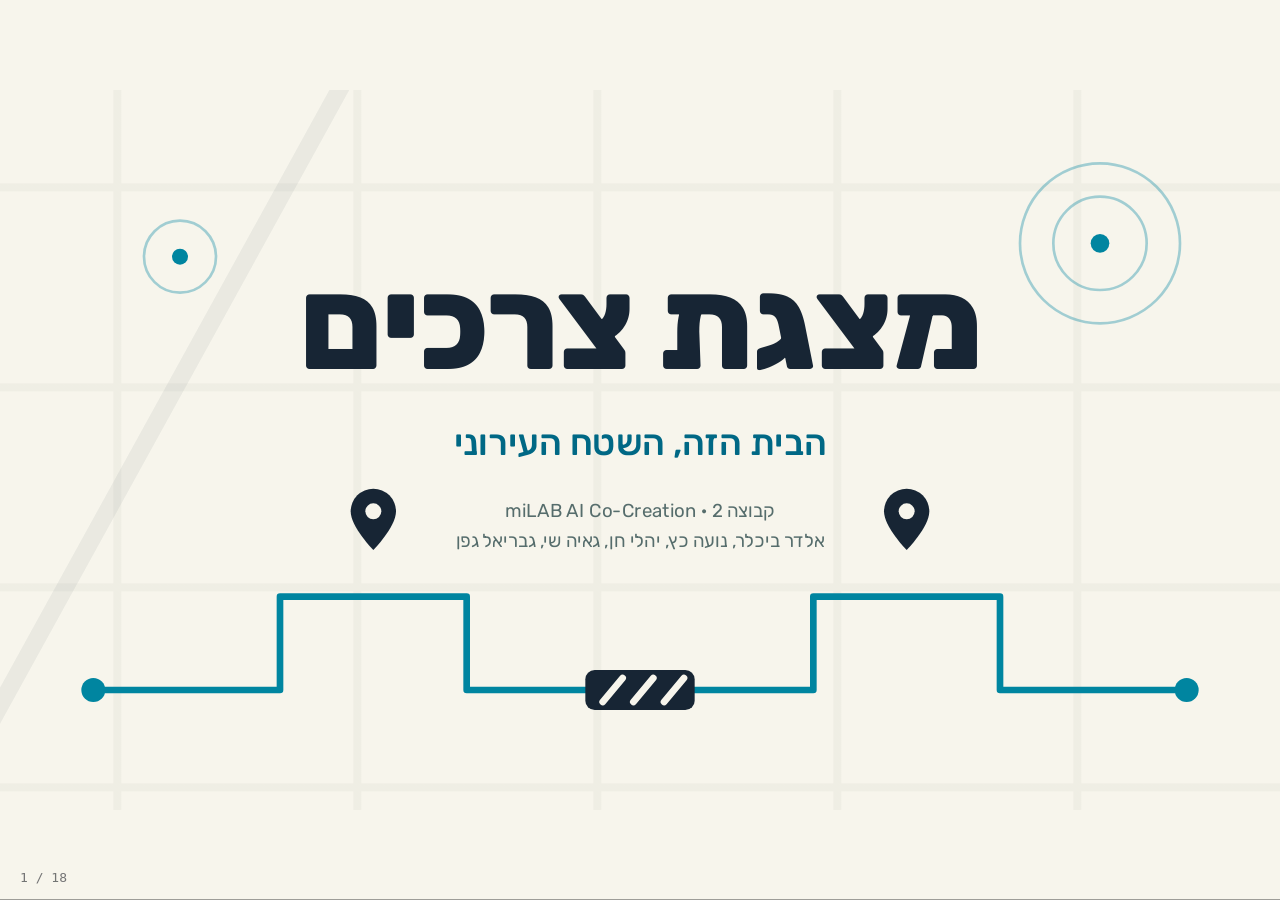
<file: decks/needs-milab/index.html>
<!doctype html>
<html lang="he" dir="rtl">
<head>
<meta charset="utf-8"><meta name="viewport" content="width=device-width, initial-scale=1">
<title>מצגת צרכים</title>
<meta name="description" content="מצגת צרכים, קבוצה 2 · miLAB AI Co-Creation. דומיין: תהליכים עירוניים.">
<link rel="preconnect" href="https://fonts.googleapis.com"><link rel="preconnect" href="https://fonts.gstatic.com" crossorigin>
<link href="https://fonts.googleapis.com/css2?family=Rubik:wght@400;500;700;800&display=swap" rel="stylesheet">
<link rel="stylesheet" href="../_base.css">
<style>
  :root {
    --paper: oklch(97% 0.012 95);
    --ink:   oklch(26% 0.035 250);
    --route: oklch(56% 0.12 215);
    --route-text: oklch(47% 0.11 220);
    --route-soft: oklch(92% 0.035 215);
    --dim: color-mix(in oklch, var(--ink) 64%, var(--paper));
    --street: color-mix(in oklch, var(--ink) 3.2%, var(--paper));
    --stage-bg: var(--paper); --slide-bg: var(--paper);
  }
  .slide {
    font-family: 'Rubik', sans-serif; color: var(--ink); box-sizing: border-box; padding: 112px 136px 128px;
    display: flex; flex-direction: column; align-items: center; justify-content: center; text-align: center; gap: 40px;
    background-color: var(--paper);
    background-image: linear-gradient(to right, var(--street) 12px, transparent 12px), linear-gradient(to bottom, var(--street) 12px, transparent 12px);
    background-size: 360px 300px; background-position: 170px 140px;
  }
  .slide.dark {
    --dim: color-mix(in oklch, var(--paper) 66%, var(--ink)); --street: color-mix(in oklch, var(--paper) 6%, var(--ink));
    --route-text: oklch(76% 0.11 210); --route-soft: color-mix(in oklch, var(--route) 30%, var(--ink));
    background-color: var(--ink); color: var(--paper);
  }
  h1, h2 { margin: 0; font-weight: 800; letter-spacing: -0.015em; line-height: 1.08; }
  h1 { font-size: 176px; }
  h2 { font-size: 80px; max-width: 1500px; }
  p { margin: 0; }
  .sub { font-size: 36px; line-height: 1.45; color: var(--dim); max-width: 1300px; }
  .en { direction: ltr; unicode-bidi: isolate; }
  .route { color: var(--route-text); }
  svg.ic { width: 64px; height: 64px; fill: none; stroke: currentColor; stroke-width: 3; stroke-linecap: round; stroke-linejoin: round; }
  .badge { width: 128px; height: 128px; border-radius: 50%; background: var(--route-soft); color: var(--route-text); display: grid; place-items: center; flex: none; }
  .row { display: flex; gap: 56px; justify-content: center; align-items: flex-start; width: 100%; }
  .item { flex: 1; max-width: 420px; display: flex; flex-direction: column; align-items: center; gap: 22px; }
  .item h3 { margin: 0; font-size: 40px; font-weight: 700; line-height: 1.2; }
  .item p { font-size: 30px; line-height: 1.45; color: var(--dim); }
  .bg-svg { position: absolute; inset: 0; width: 1920px; height: 1080px; max-width: none; max-height: none; pointer-events: none; }
  .slide > *:not(.bg-svg):not(aside) { position: relative; }

  /* Cover */
  .cover h1 { font-size: 196px; }
  .cover .domain { font-size: 54px; font-weight: 500; color: var(--route-text); }
  .cover .meta { font-size: 28px; color: var(--dim); line-height: 1.55; margin-top: 8px; }

  /* Domain: three stops on one line */
  .stops { position: relative; display: flex; justify-content: space-between; width: 1380px; margin-top: 24px; }
  .stops::before { content: ''; position: absolute; top: 64px; inset-inline: 140px; height: 8px; border-radius: 4px; background: repeating-linear-gradient(to left, var(--route) 0 40px, transparent 40px 60px); }
  .stop { width: 340px; display: flex; flex-direction: column; align-items: center; gap: 28px; }
  .stop .badge { box-shadow: 0 0 0 16px var(--paper); }
  .stop h3 { margin: 0; font-size: 40px; font-weight: 700; }

  /* Who we talked to: transit line */
  .counts { display: flex; gap: 120px; justify-content: center; }
  .count b { display: block; font-size: 128px; font-weight: 800; line-height: .9; color: var(--route-text); }
  .count span { font-size: 32px; font-weight: 500; }
  .line { position: relative; display: grid; grid-template-columns: repeat(6, 1fr); width: 1660px; margin-top: 16px; }
  .line::before { content: ''; position: absolute; top: 28px; inset-inline: 120px; height: 10px; border-radius: 5px; background: var(--ink); }
  .station { display: flex; flex-direction: column; align-items: center; gap: 14px; padding: 0 8px; }
  .station i { width: 56px; height: 56px; border-radius: 50%; background: var(--paper); border: 10px solid var(--ink); box-sizing: border-box; }
  .station h3 { margin: 6px 0 4px; font-size: 38px; font-weight: 700; }
  .station p { font-size: 24px; line-height: 1.3; color: var(--dim); }
  .station p.x { color: var(--route-text); font-weight: 700; }

  /* Guy: route with three stops */
  .guy-img { width: 820px; margin-bottom: -12px; }
  .journey { display: flex; align-items: center; gap: 28px; margin-top: 12px; }
  .leg { width: 440px; box-sizing: border-box; background: var(--paper); border: 4px solid var(--ink); border-radius: 36px; padding: 32px 36px; display: flex; flex-direction: column; gap: 12px; }
  .leg small { font-size: 26px; font-weight: 700; color: var(--route-text); }
  .leg p { font-size: 32px; line-height: 1.35; font-weight: 500; }
  .leg.block { border-color: var(--route); background: var(--route-soft); }
  .arrow { width: 56px; height: 56px; color: var(--route); flex: none; }

  /* Municipality: 2x2 */
  .quad { display: grid; grid-template-columns: 1fr 1fr; gap: 28px; width: 1480px; }
  .cell { background: var(--paper); border: 3px solid color-mix(in oklch, var(--ink) 14%, var(--paper)); border-radius: 36px; padding: 32px 40px; display: flex; flex-direction: column; align-items: center; gap: 18px; text-align: center; }
  .cell .badge { width: 104px; height: 104px; }
  .cell h3 { margin: 0 0 6px; font-size: 38px; font-weight: 700; }
  .cell p { font-size: 28px; line-height: 1.4; color: var(--dim); }

  /* Quotes */
  .quotes { display: flex; gap: 56px; justify-content: center; width: 100%; align-items: stretch; }
  .q { flex: 1; max-width: 760px; display: flex; flex-direction: column; align-items: center; gap: 30px; }
  .bubble { position: relative; width: 100%; box-sizing: border-box; background: var(--ink); color: var(--paper); border-radius: 40px; padding: 48px 52px; font-size: 44px; font-weight: 500; line-height: 1.35; flex: 1; display: flex; align-items: center; justify-content: center; }
  .bubble::after { content: ''; position: absolute; bottom: -18px; left: calc(50% - 18px); width: 36px; height: 36px; background: inherit; transform: rotate(45deg); border-radius: 6px; }
  .bubble.light { background: var(--route-soft); color: var(--ink); }
  .bubble.xl { font-size: 64px; font-weight: 700; }
  .ctx { font-size: 28px; line-height: 1.45; color: var(--ink); max-width: 680px; }
  .who { font-size: 26px; color: var(--dim); }

  /* 8 of 10 */
  .big { font-size: 230px; font-weight: 800; line-height: .85; color: var(--route-text); letter-spacing: -0.03em; }
  .big small { font-size: 104px; color: var(--ink); }
  .pins { display: flex; gap: 22px; }
  .pin { width: 72px; height: 90px; }
  .src { font-size: 24px; color: var(--dim); }

  /* Needs */
  .need-n { width: 112px; height: 140px; }

  /* Story, HMW */
  .story { font-size: 60px; font-weight: 500; line-height: 1.45; max-width: 1560px; }
  .story mark { background: none; color: var(--route-text); font-weight: 700; }
  .hmw { font-size: 84px; font-weight: 800; line-height: 1.2; max-width: 1560px; }
  .hmw mark { background: none; color: var(--route-text); }

  /* Existing solutions */
  .sol { display: grid; grid-template-columns: repeat(4, 1fr); gap: 28px; width: 1660px; }
  .sol .card { background: var(--paper); border: 3px solid color-mix(in oklch, var(--ink) 14%, var(--paper)); border-radius: 36px; padding: 40px 32px; display: flex; flex-direction: column; align-items: center; gap: 20px; }
  .sol h3 { margin: 0; font-size: 36px; font-weight: 700; }
  .sol p { font-size: 26px; line-height: 1.4; }
  .sol p b { font-weight: 700; }
  .sol p.con { color: var(--dim); }

  /* Non-tech */
  .group { display: flex; flex-direction: column; align-items: center; gap: 24px; }
  .group h3 { margin: 0; font-size: 34px; font-weight: 700; color: var(--route-text); }
  .pills { display: flex; flex-wrap: wrap; justify-content: center; gap: 20px; max-width: 1500px; }
  .pill { font-size: 32px; font-weight: 500; padding: 20px 40px; border-radius: 999px; background: var(--route-soft); }
  .pill.ink { background: var(--ink); color: var(--paper); }

  .thanks { font-size: 230px; }
</style>
</head>
<body>
<svg width="0" height="0" style="position:absolute" aria-hidden="true">
  <symbol id="i-cone" viewBox="0 0 48 48"><path d="M19 9h10l7 29H12z"/><path d="M16 22h16M14 30h20"/><path d="M7 38h34"/></symbol>
  <symbol id="i-crane" viewBox="0 0 48 48"><path d="M12 42V8M8 12h34M12 8l6 4M34 12v12M30 24h8v6h-8z"/><path d="M22 42V32h18v10M6 42h38"/></symbol>
  <symbol id="i-train" viewBox="0 0 48 48"><rect x="12" y="6" width="24" height="30" rx="6"/><path d="M12 18h24M18 30h.01M30 30h.01M16 44l4-8M32 44l-4-8"/></symbol>
  <symbol id="i-pin" viewBox="0 0 48 48"><path d="M24 44s-14-14-14-24a14 14 0 0 1 28 0c0 10-14 24-14 24z"/><circle cx="24" cy="20" r="5"/></symbol>
  <symbol id="i-chat" viewBox="0 0 48 48"><path d="M8 10h32v22H22l-9 8v-8H8z"/><path d="M16 21h.01M24 21h.01M32 21h.01"/></symbol>
  <symbol id="i-eye" viewBox="0 0 48 48"><path d="M4 24s7-13 20-13 20 13 20 13-7 13-20 13S4 24 4 24z"/><circle cx="24" cy="24" r="6"/></symbol>
  <symbol id="i-split" viewBox="0 0 48 48"><path d="M24 42V26M24 26L10 10M24 26l14-16M10 10v8M10 10h8M38 10v8M38 10h-8"/></symbol>
  <symbol id="i-inbox" viewBox="0 0 48 48"><path d="M8 30h10l2 5h8l2-5h10v12H8z"/><path d="M12 6l6 14M24 4v16M36 6l-6 14"/></symbol>
  <symbol id="i-unlink" viewBox="0 0 48 48"><path d="M20 14l-3-3a8 8 0 0 0-11 11l5 5a8 8 0 0 0 9 1M28 34l3 3a8 8 0 0 0 11-11l-5-5a8 8 0 0 0-9-1"/><path d="M6 42l4-4M42 6l-4 4"/></symbol>
  <symbol id="i-ask" viewBox="0 0 48 48"><circle cx="18" cy="14" r="6"/><path d="M6 42v-6a12 12 0 0 1 24 0v6"/><path d="M34 12a5 5 0 1 1 6 5c-1 .5-1 1.5-1 3M39 26h.01"/></symbol>
  <symbol id="i-nav" viewBox="0 0 48 48"><path d="M24 4l16 38-16-9-16 9z"/></symbol>
  <symbol id="i-map" viewBox="0 0 48 48"><path d="M4 10l13-5 14 5 13-5v33l-13 5-14-5-13 5z"/><path d="M17 5v33M31 10v33"/></symbol>
  <symbol id="i-phone" viewBox="0 0 48 48"><path d="M14 6l6 10-5 4a24 24 0 0 0 13 13l4-5 10 6-3 8C22 42 6 26 6 9z"/></symbol>
  <symbol id="i-group" viewBox="0 0 48 48"><path d="M4 8h24v16H14l-6 6v-6H4z"/><path d="M32 18h12v16h-4v6l-6-6H20v-6"/></symbol>
  <symbol id="i-arrow" viewBox="0 0 48 48"><path d="M40 24H8M20 12L8 24l12 12"/></symbol>
</svg>

<div class="deck-viewport"><div class="deck-stage">

<!-- 1 · Cover -->
<section class="slide cover">
  <svg class="bg-svg" viewBox="0 0 1920 1080" aria-hidden="true">
    <path d="M-20 960 L520 -20" stroke="oklch(26% 0.035 250 / .06)" stroke-width="26" fill="none"/>
    <path class="draw" d="M140 900 H420 V760 H700 V900 H1220 V760 H1500 V900 H1780" fill="none" stroke="oklch(56% 0.12 215)" stroke-width="10" stroke-linecap="round" stroke-linejoin="round"/>
    <g fill="oklch(56% 0.12 215)"><circle cx="140" cy="900" r="18"/><circle cx="1780" cy="900" r="18"/></g>
    <g transform="translate(560 690)"><path d="M0 0c0 0-34-34-34-58a34 34 0 0 1 68 0c0 24-34 58-34 58z" fill="oklch(26% 0.035 250)"/><circle cx="0" cy="-58" r="12" fill="oklch(97% 0.012 95)"/></g>
    <g transform="translate(1360 690)"><path d="M0 0c0 0-34-34-34-58a34 34 0 0 1 68 0c0 24-34 58-34 58z" fill="oklch(26% 0.035 250)"/><circle cx="0" cy="-58" r="12" fill="oklch(97% 0.012 95)"/></g>
    <g transform="translate(960 900)"><rect x="-82" y="-30" width="164" height="60" rx="14" fill="oklch(26% 0.035 250)"/><path d="M-56 18l30-36M-10 18l30-36M36 18l30-36" stroke="oklch(97% 0.012 95)" stroke-width="10" stroke-linecap="round"/></g>
    <g fill="none" stroke="oklch(56% 0.12 215 / .35)" stroke-width="4"><circle cx="1650" cy="230" r="70"/><circle cx="1650" cy="230" r="120"/><circle cx="270" cy="250" r="54"/></g>
    <g fill="oklch(56% 0.12 215)"><circle cx="1650" cy="230" r="14"/><circle cx="270" cy="250" r="12"/></g>
  </svg>
  <h1 class="enter e-rise" style="margin-top:-120px">מצגת צרכים</h1>
  <p class="domain enter e-rise" style="--d:1">הבית הזה, השטח העירוני</p>
  <p class="meta enter e-rise" style="--d:2">קבוצה 2 · <span class="en">miLAB AI Co-Creation</span><br>אלדר ביכלר, נועה כץ, יהלי חן, גאיה שי, גבריאל גפן</p>
  <aside class="notes">פתיחה: אנחנו קבוצה 2. הנושא שלנו השנה הוא שקיפות, והדומיין: תהליכים עירוניים, כמו עבודות בכביש, תמ״א ורכבת קלה.</aside>
</section>

<!-- 2 · Domain -->
<section class="slide">
  <h2 class="enter e-fade">הדומיין: תהליכים עירוניים</h2>
  <p class="sub enter e-fade" style="--d:1">איך תושבים מוצאים, או לא מוצאים, מידע עירוני שמשפיע על היום-יום שלהם</p>
  <div class="stops enter e-fade" style="--d:2">
    <div class="stop"><span class="badge"><svg class="ic"><use href="#i-cone"/></svg></span><h3>עבודות וחסימות בכבישים</h3></div>
    <div class="stop"><span class="badge"><svg class="ic"><use href="#i-crane"/></svg></span><h3>תמ״א 38 ובנייה</h3></div>
    <div class="stop"><span class="badge"><svg class="ic"><use href="#i-train"/></svg></span><h3>רכבת קלה ותשתיות</h3></div>
  </div>
  <aside class="notes">התחלנו מנושא רחב יותר, שכלל גם גנים ובתי ספר, וצמצמנו לעבודות ולבנייה בעיר: מה שמשפיע על הדרך היומיומית של התושב.</aside>
</section>

<!-- 3 · Who we talked to -->
<section class="slide" style="gap:64px">
  <div class="counts enter e-slide">
    <div class="count"><b>10</b><span>תושבים</span></div>
    <div class="count"><b>2</b><span>מומחיות</span></div>
    <div class="count"><b>6</b><span>ערים</span></div>
  </div>
  <div class="line enter e-slide" style="--d:1">
    <div class="station"><i></i><h3>חיפה</h3><p>מלצרית</p></div>
    <div class="station"><i></i><h3>רמת השרון</h3><p>מאמנת התעמלות</p></div>
    <div class="station"><i></i><h3>תל אביב</h3><p>סטודנטית לתקשורת</p><p>עצמאית, אסטרטגיה ומיתוג</p><p>מעצבת פנים</p><p>עובדת בתעשייה</p><p>סטודנטית לפסיכולוגיה</p><p class="x">מומחית: מנהלת פרויקטים בעירייה</p></div>
    <div class="station"><i></i><h3>רמת גן</h3><p class="x">מומחית: סגנית מנהלת אגף ההנדסה</p></div>
    <div class="station"><i></i><h3>גבעתיים</h3><p>מאמן כושר</p></div>
    <div class="station"><i></i><h3>ירושלים</h3><p>סטודנט לביולוגיה</p><p>משרת בצבא קבע</p></div>
  </div>
  <aside class="notes">עם מי דיברנו: עשרה תושבים ושתי מומחיות, בשש ערים. כל נקודה על המפה היא עיר, ולידה מי שגר או עובד בה. המומחיות מסומנות בכחול: מנהלת פרויקטים בעיריית תל אביב וסגנית מנהלת אגף ההנדסה ברמת גן.</aside>
</section>

<!-- 4 · Guy -->
<section class="slide" style="gap:28px">
  <img class="guy-img enter e-fade" src="assets/guy.png" alt="גיא הולך ברחוב ונתקע מול חסימה">
  <h2 class="enter e-fade" style="--d:1">גיא, 28, תושב גוש דן</h2>
  <p class="sub enter e-fade" style="--d:1">מתנייד כל יום בעיר שמשתנה סביבו</p>
  <div class="journey enter e-fade" style="--d:2">
    <div class="leg"><small>מה קורה סביבו</small><p>בנייה, תמ״א, רכבת קלה וחסימות</p></div>
    <svg class="arrow ic"><use href="#i-arrow"/></svg>
    <div class="leg block"><small>מה הוא חווה</small><p>מגלה רק כשזה כבר קורה, ואין לו למי לפנות</p></div>
    <svg class="arrow ic"><use href="#i-arrow"/></svg>
    <div class="leg"><small>מה הוא מרגיש</small><p>חוסר ודאות, ותחושה שהוא שקוף בעיני העירייה</p></div>
  </div>
  <aside class="notes">גיא הוא פרסונה שבנינו מתוך עשרת הראיונות. באיור הוא הולך ברחוב ונתקע מול חסימה שלא ידע עליה. קוראים מימין לשמאל: מה קורה סביבו, מה הוא חווה, ומה הוא מרגיש. מתחת לאיחורים ולעצבים יש משהו עמוק יותר.</aside>
</section>

<!-- 5 · Guy's traits -->
<section class="slide" style="gap:80px">
  <h2 class="enter e-rise">מה מאפיין את גיא</h2>
  <div class="row enter e-rise" style="--d:1">
    <div class="item"><span class="badge"><svg class="ic"><use href="#i-pin"/></svg></span><h3>מעניין אותו רק מה שקרוב אליו</h3></div>
    <div class="item"><span class="badge"><svg class="ic"><use href="#i-chat"/></svg></span><h3>סומך על וואטסאפ ושמועות, לא על ערוצים רשמיים</h3></div>
    <div class="item"><span class="badge"><svg class="ic"><use href="#i-eye"/></svg></span><h3>רוצה שיראו אותו, לא רק לקבל עוד מידע</h3></div>
  </div>
  <aside class="notes">שלושה מאפיינים: הוא ממוקד באזור שלו, הוא לא בערוצים הרשמיים, והוא רוצה קול, לא רק עדכונים.</aside>
</section>

<!-- 6 · Section: experts -->
<section class="slide dark">
  <svg class="enter e-zoom" width="300" height="200" viewBox="0 0 300 200" aria-hidden="true" fill="none" stroke-linecap="round" stroke-linejoin="round">
    <path d="M70 80 L150 36 L230 80 Z" stroke="oklch(97% 0.012 95)" stroke-width="6"/>
    <path d="M90 92v70M120 92v70M150 92v70M180 92v70M210 92v70" stroke="oklch(97% 0.012 95)" stroke-width="6"/>
    <path d="M60 176h180" stroke="oklch(97% 0.012 95)" stroke-width="6"/>
    <path d="M150 36V14" stroke="oklch(70% 0.12 210)" stroke-width="6"/><path d="M150 14l18 6-18 6" fill="oklch(70% 0.12 210)" stroke="none"/>
    <path d="M30 60 q-14 30 10 50 M270 60 q14 30 -10 50" stroke="oklch(70% 0.12 210)" stroke-width="5" stroke-dasharray="2 12"/>
  </svg>
  <h1 class="enter e-zoom" style="--d:1; font-size:150px">תובנות מהמומחים</h1>
  <p class="sub en enter e-zoom" style="--d:2">Expert insights + quotes</p>
  <aside class="notes">עברנו לצד השני: מה קורה בתוך העירייה.</aside>
</section>

<!-- 7 · Inside the municipality -->
<section class="slide" style="gap:32px">
  <h2 class="enter e-slide">בתוך העירייה, התהליכים לא מתואמים</h2>
  <p class="sub enter e-slide" style="--d:1">ארבע בעיות שעלו בראיונות עם אנשי עירייה</p>
  <div class="quad enter e-slide" style="--d:2; margin-top:24px">
    <div class="cell"><span class="badge"><svg class="ic"><use href="#i-split"/></svg></span><div><h3>ביזור סמכויות</h3><p>כל יחידה עובדת בשיטות שלה, ולא ברור מי מוסמך להחליט</p></div></div>
    <div class="cell"><span class="badge"><svg class="ic"><use href="#i-inbox"/></svg></span><div><h3>פניות ממוקדים שונים</h3><p>אותה פנייה מגיעה מכמה ערוצים, ולא ברור מי כבר ענה</p></div></div>
    <div class="cell"><span class="badge"><svg class="ic"><use href="#i-unlink"/></svg></span><div><h3>חוסר תיאום</h3><p>יחידות לא יודעות זו על זו, ולפעמים יוזמות פרויקטים דומים</p></div></div>
    <div class="cell"><span class="badge"><svg class="ic"><use href="#i-ask"/></svg></span><div><h3>לא ברור למי לפנות</h3><p>לא שקוף מי בעל התפקיד, ומי אחראי ליידע את הציבור</p></div></div>
  </div>
  <aside class="notes">הסיפור מבפנים: המידע לא מוסתר, אבל הוא הולך לאיבוד בין יחידות וערוצים. ארבע הבעיות האלה מסבירות למה התושב בסוף לא יודע מה קורה.</aside>
</section>

<!-- 8 · In their words -->
<section class="slide" style="gap:64px">
  <h2 class="enter e-fade">במילים שלהן</h2>
  <div class="quotes enter e-fade" style="--d:1">
    <div class="q"><p class="bubble xl">״בין יד ימין לרגל שמאל״</p><p class="ctx">כך תיארה את הקשר בין היחידות בעירייה: כל יחידה עובדת בשיטות שלה, והדרישות נופלות בדרך</p><p class="who">מנהלת פרויקטים, עיריית תל אביב</p></div>
    <div class="q"><p class="bubble xl">״ה-SOS של האגף״</p><p class="ctx">כך הגדירה את עצמה: פניות שלא קיבלו מענה מגיעות אליה, והתיאום נשען עליה ולא על כלי מסודר</p><p class="who">סגנית מנהלת אגף ההנדסה, רמת גן</p></div>
  </div>
  <aside class="notes">שני הציטוטים, עם ההקשר: בתל אביב העיכובים נובעים מבעיית ממשקים מובנית בין היחידות. ברמת גן אדם אחד מחזיק את התיאום בין ערוצי הפניות. המסקנה המשותפת: המידע לא מוסתר, הוא נופל בדרך.</aside>
</section>

<!-- 9 · Section: user needs -->
<section class="slide dark">
  <svg class="enter e-zoom" width="300" height="200" viewBox="0 0 300 200" aria-hidden="true" fill="none" stroke-linecap="round" stroke-linejoin="round">
    <circle cx="100" cy="96" r="18" stroke="oklch(97% 0.012 95)" stroke-width="6"/><path d="M68 176v-24a32 32 0 0 1 64 0v24" stroke="oklch(97% 0.012 95)" stroke-width="6"/>
    <circle cx="200" cy="96" r="18" stroke="oklch(97% 0.012 95)" stroke-width="6"/><path d="M168 176v-24a32 32 0 0 1 64 0v24" stroke="oklch(97% 0.012 95)" stroke-width="6"/>
    <rect x="44" y="18" width="92" height="44" rx="22" stroke="oklch(70% 0.12 210)" stroke-width="5"/><rect x="164" y="18" width="92" height="44" rx="22" stroke="oklch(70% 0.12 210)" stroke-width="5"/>
    <g fill="oklch(70% 0.12 210)"><circle cx="190" cy="40" r="5"/><circle cx="210" cy="40" r="5"/><circle cx="230" cy="40" r="5"/></g><path d="M70 40h40" stroke="oklch(70% 0.12 210)" stroke-width="5"/>
  </svg>
  <h1 class="enter e-zoom" style="--d:1; font-size:150px">צרכי המשתמש</h1>
  <p class="sub en enter e-zoom" style="--d:2">User needs + quotes</p>
  <aside class="notes">ועכשיו לתושבים: מה הם צריכים, במילים שלהם.</aside>
</section>

<!-- 10 · 8 of 10 -->
<section class="slide" style="gap:36px">
  <div class="big enter e-zoom">8 <small>מתוך 10</small></div>
  <h2 class="enter e-zoom" style="--d:1; font-size:56px; font-weight:700">תושבים מגלים על עבודות וחסימות רק כשהם כבר נתקעים בהן</h2>
  <div class="pins enter e-zoom" style="--d:2" role="img" aria-label="8 מתוך 10 תושבים">
    <svg class="pin" viewBox="0 0 48 60"><path d="M24 58C24 58 4 36 4 22a20 20 0 0 1 40 0c0 14-20 36-20 36z" fill="oklch(56% 0.12 215)"/><circle cx="24" cy="22" r="7" fill="oklch(97% 0.012 95)"/></svg>
    <svg class="pin" viewBox="0 0 48 60"><path d="M24 58C24 58 4 36 4 22a20 20 0 0 1 40 0c0 14-20 36-20 36z" fill="oklch(56% 0.12 215)"/><circle cx="24" cy="22" r="7" fill="oklch(97% 0.012 95)"/></svg>
    <svg class="pin" viewBox="0 0 48 60"><path d="M24 58C24 58 4 36 4 22a20 20 0 0 1 40 0c0 14-20 36-20 36z" fill="oklch(56% 0.12 215)"/><circle cx="24" cy="22" r="7" fill="oklch(97% 0.012 95)"/></svg>
    <svg class="pin" viewBox="0 0 48 60"><path d="M24 58C24 58 4 36 4 22a20 20 0 0 1 40 0c0 14-20 36-20 36z" fill="oklch(56% 0.12 215)"/><circle cx="24" cy="22" r="7" fill="oklch(97% 0.012 95)"/></svg>
    <svg class="pin" viewBox="0 0 48 60"><path d="M24 58C24 58 4 36 4 22a20 20 0 0 1 40 0c0 14-20 36-20 36z" fill="oklch(56% 0.12 215)"/><circle cx="24" cy="22" r="7" fill="oklch(97% 0.012 95)"/></svg>
    <svg class="pin" viewBox="0 0 48 60"><path d="M24 58C24 58 4 36 4 22a20 20 0 0 1 40 0c0 14-20 36-20 36z" fill="oklch(56% 0.12 215)"/><circle cx="24" cy="22" r="7" fill="oklch(97% 0.012 95)"/></svg>
    <svg class="pin" viewBox="0 0 48 60"><path d="M24 58C24 58 4 36 4 22a20 20 0 0 1 40 0c0 14-20 36-20 36z" fill="oklch(56% 0.12 215)"/><circle cx="24" cy="22" r="7" fill="oklch(97% 0.012 95)"/></svg>
    <svg class="pin" viewBox="0 0 48 60"><path d="M24 58C24 58 4 36 4 22a20 20 0 0 1 40 0c0 14-20 36-20 36z" fill="oklch(56% 0.12 215)"/><circle cx="24" cy="22" r="7" fill="oklch(97% 0.012 95)"/></svg>
    <svg class="pin" viewBox="0 0 48 60"><path d="M24 58C24 58 4 36 4 22a20 20 0 0 1 40 0c0 14-20 36-20 36z" fill="none" stroke="oklch(26% 0.035 250 / .3)" stroke-width="4"/><circle cx="24" cy="22" r="7" fill="oklch(26% 0.035 250 / .3)"/></svg>
    <svg class="pin" viewBox="0 0 48 60"><path d="M24 58C24 58 4 36 4 22a20 20 0 0 1 40 0c0 14-20 36-20 36z" fill="none" stroke="oklch(26% 0.035 250 / .3)" stroke-width="4"/><circle cx="24" cy="22" r="7" fill="oklch(26% 0.035 250 / .3)"/></svg>
  </div>
  <div class="q enter e-zoom" style="--d:3; max-width:1100px; margin-top:20px; gap:28px"><p class="bubble" style="font-size:40px">״לרוב אני מגלה את המפגע רק שאני מגיעה למקום.״</p><p class="who">סטודנטית, תל אביב</p></div>
  <aside class="notes">הממצא שחזר הכי הרבה. הבעיה היא לא העבודות עצמן, אלא שהתושבים מגלים עליהן בשטח, כשכבר מאוחר מדי לתכנן. משם עולים שלושה צרכים.</aside>
</section>

<!-- 11 · Need 1 -->
<section class="slide" style="gap:28px">
  <svg class="need-n enter e-rise" viewBox="0 0 48 60" role="img" aria-label="1"><path d="M24 58C24 58 4 36 4 22a20 20 0 0 1 40 0c0 14-20 36-20 36z" fill="oklch(56% 0.12 215)"/><text x="24" y="30" text-anchor="middle" font-family="Rubik" font-weight="800" font-size="22" fill="oklch(97% 0.012 95)">1</text></svg>
  <h2 class="enter e-rise" style="--d:1">ודאות</h2>
  <p class="sub enter e-rise" style="--d:1">לדעת מה קורה ומה מתוכנן באזור שלו, ועד מתי</p>
  <div class="quotes enter e-rise" style="--d:2; margin-top:36px">
    <div class="q"><p class="bubble">״אין לי עדכון מראש... אין לי מושג, אין לי מושג.״</p><p class="who">תושבת תל אביב, 35 שנה בעיר</p></div>
    <div class="q"><p class="bubble light en">“I have no idea when things are happening, and I wouldn’t even know where that exists.”</p><p class="who">תושבת תל אביב, דוברת אנגלית</p></div>
  </div>
  <aside class="notes">הצורך הראשון בעדיפות: ודאות. לא שהעבודות ייעלמו, אלא לדעת מראש מה יקרה, איפה ולכמה זמן.</aside>
</section>

<!-- 12 · Need 2 -->
<section class="slide" style="gap:28px">
  <svg class="need-n enter e-rise" viewBox="0 0 48 60" role="img" aria-label="2"><path d="M24 58C24 58 4 36 4 22a20 20 0 0 1 40 0c0 14-20 36-20 36z" fill="oklch(56% 0.12 215)"/><text x="24" y="30" text-anchor="middle" font-family="Rubik" font-weight="800" font-size="22" fill="oklch(97% 0.012 95)">2</text></svg>
  <h2 class="enter e-rise" style="--d:1">להרגיש שרואים אותו</h2>
  <p class="sub enter e-rise" style="--d:1">שיש מי שמקשיב לו, ושהקול שלו לא נעלם בדרך</p>
  <div class="quotes enter e-rise" style="--d:2; margin-top:36px">
    <div class="q"><p class="bubble">״שיש מישהו שרואה אותי, שהעירייה רואה אותי... שיש איזשהו הקשבה כזה.״</p><p class="who">סטודנטית, תל אביב</p></div>
    <div class="q"><p class="bubble light">״תמיד יש איזו דרך שבה המסר או הרצון של אותו תושב לא עובר, או נעלם בדרך.״</p><p class="who">תושב גבעתיים</p></div>
  </div>
  <aside class="notes">הצורך השני הוא רגשי. כשאין עדכון וכשפנייה ל-106 לא חוזרת, התושבים מרגישים שהעירייה לא רואה אותם. מוקד 106 הוא הערוץ היחיד שלהם, והוא עובד בכיוון אחד.</aside>
</section>

<!-- 13 · Need 3 -->
<section class="slide" style="gap:28px">
  <svg class="need-n enter e-rise" viewBox="0 0 48 60" role="img" aria-label="3"><path d="M24 58C24 58 4 36 4 22a20 20 0 0 1 40 0c0 14-20 36-20 36z" fill="oklch(56% 0.12 215)"/><text x="24" y="30" text-anchor="middle" font-family="Rubik" font-weight="800" font-size="22" fill="oklch(97% 0.012 95)">3</text></svg>
  <h2 class="enter e-rise" style="--d:1">מידע ממוקד ופרסונלי</h2>
  <p class="sub enter e-rise" style="--d:1">רק מה שנוגע לכתובת ולמסלול שלו, בלי הצפה</p>
  <div class="quotes enter e-rise" style="--d:2; margin-top:36px">
    <div class="q"><p class="bubble" style="font-size:38px">״ברגע שיש משהו שיכול להיות רלוונטי לגבי המיקום שלי... הייתי שמחה אם הייתי מקבלת על זה איזושהי הודעה.״</p><p class="who">סטודנטית, תל אביב</p></div>
    <div class="q"><p class="bubble light en">“I don’t care about the cause. I just care about getting from point A to point B.”</p><p class="who">תושבת תל אביב, דוברת אנגלית</p></div>
  </div>
  <aside class="notes">הסייג: יותר מידע זה לא הפתרון. סטודנט מירושלים העדיף לא לקבל עדכונים בכלל, כדי לא לקבל הודעות סתמיות. הם רוצים מידע פרקטי שקשור אליהם.</aside>
</section>

<!-- 14 · User story -->
<section class="slide" style="gap:72px">
  <h2 class="enter e-fade" style="font-size:64px; color:var(--dim)">סיפור המשתמש</h2>
  <p class="story enter e-fade" style="--d:1">״כתושב גוש דן שמתנייד כל יום בעיר שמשתנה סביבו, <mark>אני רוצה לדעת מראש מה משתנה במסלול ובאזור שלי</mark>, כדי שאוכל לתכנן את היום ולהרגיש שהעירייה רואה אותי.״</p>
  <aside class="notes">סיפור המשתמש מחבר את שלושת הצרכים למשפט אחד: מי הוא, מה הוא רוצה, ולמה זה חשוב לו.</aside>
</section>

<!-- 15 · HMW -->
<section class="slide dark" style="gap:56px">
  <p class="hmw en enter e-wipe">How might we help Gush Dan residents feel <mark>seen</mark> and <mark>certain</mark> while their city is changing around them?</p>
  <p class="sub enter e-wipe" style="--d:1; font-size:42px; max-width:1500px">איך נוכל לעזור לתושבי גוש דן להרגיש שרואים אותם ושיש להם ודאות, בזמן שהעיר משתנה סביבם?</p>
  <aside class="notes">זו השאלה שנענה עליה ביהלום הבא. seen מתחבר לצורך השני, certain לצורך הראשון, והמיקוד בעיר שמשתנה סביבם שומר על הרלוונטיות.</aside>
</section>

<!-- 16 · Tech solutions -->
<section class="slide" style="gap:64px">
  <h2 class="enter e-slide">פתרונות קיימים: טכנולוגיים</h2>
  <div class="sol enter e-slide" style="--d:1">
    <div class="card"><span class="badge"><svg class="ic"><use href="#i-nav"/></svg></span><h3>Waze</h3><p><b>יתרון:</b> מתריע על חסימות בדרך</p><p class="con"><b>חיסרון:</b> רק בזמן אמת, ולא תמיד</p></div>
    <div class="card"><span class="badge"><svg class="ic"><use href="#i-map"/></svg></span><h3>אתר העירייה ומפת GIS</h3><p><b>יתרון:</b> כל העבודות על מפה אחת</p><p class="con"><b>חיסרון:</b> צריך לדעת שהיא קיימת ולחפש</p></div>
    <div class="card"><span class="badge"><svg class="ic"><use href="#i-phone"/></svg></span><h3>מוקד 106</h3><p><b>יתרון:</b> כתובת לדיווח</p><p class="con"><b>חיסרון:</b> כיוון אחד, אף אחד לא חוזר</p></div>
    <div class="card"><span class="badge"><svg class="ic"><use href="#i-group"/></svg></span><h3>קבוצות וואטסאפ ופייסבוק</h3><p><b>יתרון:</b> מהירות וקרובות לשטח</p><p class="con"><b>חיסרון:</b> לא מעודכנות, רק האזור הקרוב</p></div>
  </div>
  <aside class="notes">כל הכלים מתחלקים לשניים: כאלה שמגיבים בזמן אמת, כמו Waze, וכאלה שמחייבים לחפש בעצמך, כמו מפת ה-GIS. גם מיילים מספקי חשמל ומים מגיעים, אבל לא באופן קבוע.</aside>
</section>

<!-- 17 · Non-tech solutions -->
<section class="slide" style="gap:64px">
  <h2 class="enter e-rise">פתרונות לא טכנולוגיים</h2>
  <div class="group enter e-rise" style="--d:1">
    <h3>מה הם עושים</h3>
    <div class="pills"><span class="pill">יוצאים מוקדם ״ליתר ביטחון״</span><span class="pill">עוקפים אזורי בנייה</span><span class="pill">שואלים שכנים, אמא או שותף</span><span class="pill">מדווחים ל-106 בעצמם</span></div>
  </div>
  <div class="group enter e-rise" style="--d:2">
    <h3>מה הם מקבלים כנורמלי</h3>
    <div class="pills"><span class="pill ink">לגלות על חסימה רק בשטח</span><span class="pill ink">לסמוך על וואטסאפ ושמועות</span><span class="pill ink">לא לקבל תשובה מהעירייה</span></div>
  </div>
  <aside class="notes">התושבים כבר מתמודדים לבד, והם התרגלו לקבל את המחיר כנורמלי. אף אחד מהפתרונות, טכנולוגי או לא, לא מגיע אליהם מראש.</aside>
</section>

<!-- 18 · Thanks -->
<section class="slide">
  <svg class="bg-svg" viewBox="0 0 1920 1080" aria-hidden="true">
    <path d="M140 860 H600 V760 H1320 V860 H1700" fill="none" stroke="oklch(56% 0.12 215)" stroke-width="10" stroke-linecap="round" stroke-linejoin="round"/>
    <circle cx="140" cy="860" r="18" fill="oklch(56% 0.12 215)"/>
    <g transform="translate(1700 860)"><path d="M0 0c0 0-34-34-34-58a34 34 0 0 1 68 0c0 24-34 58-34 58z" fill="oklch(26% 0.035 250)"/><circle cx="0" cy="-58" r="12" fill="oklch(97% 0.012 95)"/></g>
  </svg>
  <h1 class="thanks enter e-zoom" style="margin-top:-140px">תודה רבה :)</h1>
  <aside class="notes">תודה. מעכשיו אנחנו עוברים ליהלום השני: מחפשים פתרון לשאלת ה-HMW.</aside>
</section>

</div></div>
<div class="notes-panel" aria-live="polite"></div><div class="deck-count"></div>
<script src="../_engine.js"></script>
</body>
</html>
</file>
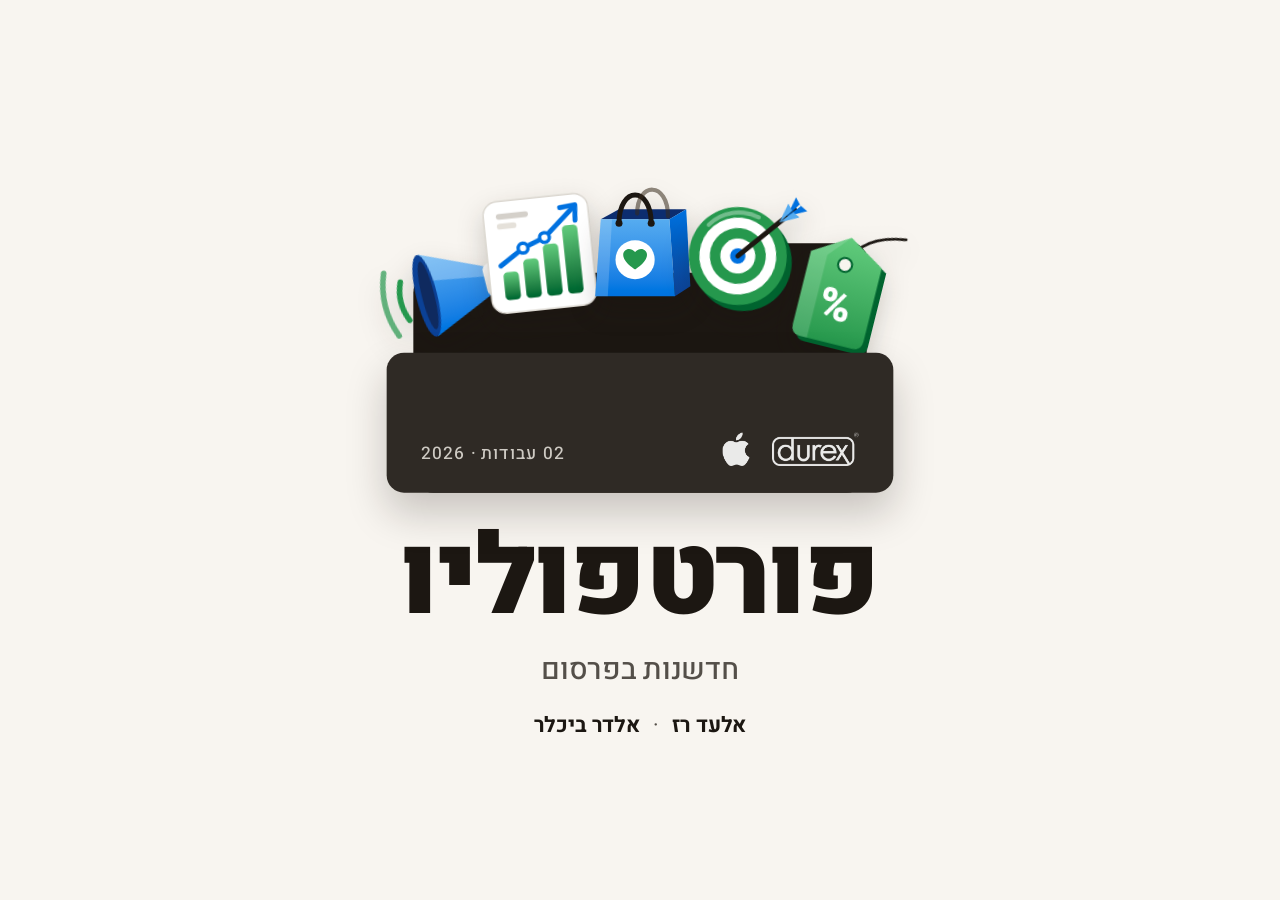
<file: decks/portfolio/index.html>
<!doctype html>
<html lang="he" dir="rtl">
<head>
<meta charset="utf-8"><meta name="viewport" content="width=device-width, initial-scale=1">
<title>פורטפוליו · חדשנות בפרסום</title>
<meta name="description" content="פורטפוליו חדשנות בפרסום: Durex · Can You Break the Durex Layer?, Apple · Splash. אלעד רז ואלדר ביכלר.">
<link rel="preconnect" href="https://fonts.googleapis.com"><link rel="preconnect" href="https://fonts.gstatic.com" crossorigin>
<link href="https://fonts.googleapis.com/css2?family=Heebo:wght@400;500;700;800;900&family=Inter:wght@600;700&family=Roboto+Slab:wght@700;900&display=swap" rel="stylesheet">
<link rel="stylesheet" href="../_base.css">
<style>
  /* Art direction A · Gallery: warm paper, black ink, one brand colour per case. */
  :root {
    --paper: oklch(97.2% 0.008 85);
    --ink:   oklch(21% 0.012 70);
    --dim:   oklch(43% 0.012 70);
    --line:  oklch(88% 0.01 80);
    --durex: oklch(60% 0.15 150);      /* Durex green #239B4F */
    --durex-ink: oklch(41% 0.11 152);  /* text-safe green on paper */
    --apple: oklch(55% 0.19 255);      /* Apple blue #0071E3 */
    --apple-ink: oklch(49% 0.19 257);
    --apple-soft: oklch(93% 0.025 250);
    --stage-bg: var(--paper); --slide-bg: var(--paper);
    --ease-out: cubic-bezier(.22,1,.36,1);
    --accent: oklch(55% 0.19 255);
  }
  .slide { font-family: 'Heebo', sans-serif; color: var(--ink); background: var(--paper); box-sizing: border-box; }
  p, h1, h2 { margin: 0; }
  .en { direction: ltr; unicode-bidi: isolate; }
  .count { direction: ltr; position: absolute; top: 64px; left: 120px; font-size: 24px; font-weight: 500; color: var(--dim); letter-spacing: .04em; }
  .count b { color: var(--ink); font-weight: 700; }

  /* ---------- COVER ---------- */
  .cover { display: flex; flex-direction: column; align-items: center; justify-content: center; }
  .folder { position: relative; width: 760px; height: 500px; margin-bottom: 44px; }
  .folder .back { position: absolute; inset: 170px 40px 0; background: var(--ink); border-radius: 30px; }
  .folder .back::before { content: ''; position: absolute; top: -44px; right: 0; width: 250px; height: 64px; background: var(--ink); border-radius: 22px 22px 0 0; }
  .folder .front { position: absolute; inset: 290px 0 0; z-index: 3; background: oklch(29% 0.012 70); border-radius: 26px;
    box-shadow: 0 30px 60px oklch(20% .02 70 / .22); display: flex; align-items: flex-end; justify-content: space-between; padding: 0 52px 40px; box-sizing: border-box; }
  .folder .front .logos { display: flex; align-items: center; gap: 34px; }
  .folder .front .lg { display: block; width: auto; filter: invert(1) opacity(.9); }
  .folder .front span { font-size: 26px; font-weight: 500; color: oklch(84% .01 80); letter-spacing: .06em; }
  .tile { position: absolute; z-index: 2; left: 50%; top: 96px; width: 210px; height: 210px; margin-left: -105px;
    transform: translate(var(--x), var(--y)) rotate(var(--r)); filter: drop-shadow(0 18px 20px oklch(20% .02 70 / .22)); }
  .tile svg { width: 100%; height: 100%; display: block; max-width: none; max-height: none; }
  .t1 { --x: -300px; --y: -12px; --r: -14deg; } .t2 { --x: -152px; --y: -66px; --r: -6deg; } .t3 { --x: 0px; --y: -84px; --r: 0deg; }
  .t4 { --x: 152px; --y: -66px; --r: 6deg; } .t5 { --x: 300px; --y: -12px; --r: 14deg; }
  .cover h1 { font-size: 168px; font-weight: 900; letter-spacing: -0.02em; line-height: 1; }
  .cover .sub { margin-top: 22px; font-size: 44px; font-weight: 500; color: var(--dim); }
  .cover .names { margin-top: 26px; font-size: 32px; font-weight: 700; }
  .cover .names i { font-style: normal; color: var(--dim); font-weight: 400; padding: 0 12px; }
  /* cover entrance: the marketing icons pop out of the folder and fan open (1.3s) */
  .slide.active .tile { animation: popOut .85s var(--ease-out) both; animation-delay: calc(.2s + var(--i) * .07s); }
  @keyframes popOut { 0% { transform: translate(0, 300px) rotate(0) scale(.7); } 100% { transform: translate(var(--x), var(--y)) rotate(var(--r)) scale(1); } }
  .slide.active.cover h1, .slide.active.cover .sub, .slide.active.cover .names { animation: rise .7s var(--ease-out) both; }
  .slide.active.cover .sub { animation-delay: .08s; } .slide.active.cover .names { animation-delay: .16s; }
  @keyframes rise { from { opacity: 0; transform: translateY(24px); } to { opacity: 1; transform: none; } }

  /* ---------- CASE ---------- */
  .case { display: grid; grid-template-columns: 760px 1fr; gap: 88px; padding: 120px 120px 104px; }
  .case .text { display: flex; flex-direction: column; gap: 30px; min-width: 0; }
  .brand { display: flex; align-items: center; gap: 20px; }
  .brand .logo { display: block; width: auto; }
  .brand .with { font-family: "Inter", sans-serif; font-size: 34px; font-weight: 700; direction: ltr; }
  .brand .tag { font-size: 24px; font-weight: 700; padding: 8px 20px; border-radius: 999px; border: 2px solid currentColor; }
  .case h1 { direction: ltr; text-align: left; line-height: .96; }
  .case .slogan { direction: ltr; text-align: left; font-size: 40px; font-weight: 600; color: var(--dim); margin-top: -14px; }
  .rows { display: flex; flex-direction: column; gap: 22px; }
  .row { display: grid; grid-template-columns: 148px 1fr; gap: 20px; align-items: baseline; padding-top: 20px; border-top: 2px solid var(--line); }
  .row small { font-size: 26px; font-weight: 800; }
  .row p { font-size: 32px; line-height: 1.38; }
  .visual { position: relative; }
  .visual img { position: absolute; display: block; object-fit: cover; border-radius: 28px; box-shadow: 0 30px 60px oklch(22% .02 70 / .16), 0 0 0 1px oklch(22% .02 70 / .06); }
  .demo { position: absolute; top: 18px; left: 0; font-size: 24px; font-weight: 500; color: var(--dim); }

  /* Durex */
    .durex .tag, .durex .row small { color: var(--durex-ink); }
  .durex h1 { font-family: 'Roboto Slab', serif; font-weight: 900; font-size: 84px; }
  .durex h1 span { display: block; font-size: 36px; font-weight: 700; letter-spacing: .2em; color: var(--dim); margin-bottom: 10px; }
  .scale { display: flex; align-items: baseline; gap: 26px; direction: ltr; justify-content: flex-end; font-family: 'Roboto Slab', serif; font-weight: 900; color: var(--ink); }
  .scale-wrap { display: grid; grid-template-columns: 148px 1fr; gap: 20px; align-items: end; padding-top: 20px; border-top: 2px solid var(--line); }
  .scale-wrap small { font-size: 26px; font-weight: 800; color: var(--durex-ink); line-height: 1.3; }
  .scale b:nth-child(1){font-size:32px} .scale b:nth-child(2){font-size:40px} .scale b:nth-child(3){font-size:50px} .scale b:nth-child(4){font-size:62px} .scale b:nth-child(5){font-size:78px;color:var(--durex-ink)}
    .durex .golf { right: 0; top: 88px; width: 380px; height: 680px; }
  .durex .screen { left: 0; top: 230px; width: 350px; height: 398px; }
  .layer { position: absolute; left: 352px; top: 158px; width: 100px; height: 540px; z-index: 4; overflow: visible; }
  .layer path { fill: none; stroke: var(--durex); stroke-width: 5; stroke-linecap: round; }
  .ball { position: absolute; z-index: 6; width: 44px; height: 44px; border-radius: 50%; background: #fff; box-shadow: 0 8px 18px oklch(20% .03 70 / .3), 0 0 0 2px oklch(80% .01 80) inset;
    left: 560px; top: 700px; }
  /* Story: ball flies left, the layer dents, holds, springs back; the ball drops; the coupon screen appears. 1.4s */
  .slide.active .ball { animation: ballFly 1.15s cubic-bezier(.3,.6,.4,1) .15s both; }
  @keyframes ballFly {
    0%   { transform: translate(0,0) scale(.9); }
    45%  { transform: translate(-112px,-330px) scale(1); }
    62%  { transform: translate(-156px,-330px) scale(1); }
    100% { transform: translate(-136px,24px) scale(1); }
  }
  .slide.active .layer path { animation: dent 1s var(--ease-out) .15s both; }
  @keyframes dent {
    0%,40% { d: path("M70 0 C 70 180, 70 360, 70 540"); }
    55%    { d: path("M70 0 C 70 120, 0 180, 70 540"); }
    100%   { d: path("M70 0 C 70 180, 70 360, 70 540"); }
  }
  .slide.active.durex .screen { animation: pop .5s var(--ease-out) .85s both; }
  .slide.active.durex .golf { animation: rise .6s var(--ease-out) both; }
  @keyframes pop { from { opacity: 0; transform: scale(.94); } to { opacity: 1; transform: none; } }

  /* Apple */
    .apple .tag, .apple .row small { color: var(--apple-ink); }
  .apple h1 { font-family: 'Inter', sans-serif; font-weight: 700; font-size: 150px; letter-spacing: -0.04em; }
  .apple .slogan { font-family: 'Inter', sans-serif; }
  .stats { display: grid; grid-template-columns: repeat(3, 1fr); gap: 20px; padding-top: 20px; border-top: 2px solid var(--line); }
  .stats b { display: block; font-family: 'Inter', sans-serif; font-size: 56px; font-weight: 700; letter-spacing: -0.03em; line-height: 1.05; direction: ltr; text-align: right; }
  .stats b.hi { color: var(--apple-ink); }
  .stats span { font-size: 24px; color: var(--dim); }
    .apple .play { right: 0; top: 88px; width: 100%; height: 470px; }
  .apple .booth { right: 0; top: 590px; width: calc(50% - 15px); height: 266px; }
  .apple .score { left: 0; top: 590px; width: calc(50% - 15px); height: 266px; }
    .drop { position: absolute; z-index: 6; left: 50%; top: 88px; width: 34px; height: 46px; margin-left: -17px; background: var(--apple);
    border-radius: 50% 50% 50% 50% / 60% 60% 40% 40%; clip-path: path("M17 0 C 17 0, 34 24, 34 30 A 17 17 0 0 1 0 30 C 0 24, 17 0, 17 0 Z"); border-radius: 0; opacity: 0; }
  .ripple { position: absolute; z-index: 6; left: 50%; top: 323px; width: 60px; height: 60px; margin: -30px 0 0 -30px; border-radius: 50%; border: 5px solid #fff; opacity: 0; }
  .slide.active .drop { animation: dropFall .55s cubic-bezier(.5,0,.9,.6) .1s both; }
  @keyframes dropFall { 0% { opacity: 1; transform: translateY(-60px); } 92% { opacity: 1; } 100% { opacity: 0; transform: translateY(230px); } }
  .slide.active .ripple { animation: ripple .7s var(--ease-out) .62s both; }
  @keyframes ripple { 0% { opacity: .95; transform: scale(.3); } 100% { opacity: 0; transform: scale(5); } }
  .slide.active.apple .play { animation: rise .6s var(--ease-out) both; }
  .slide.active.apple .booth { animation: rise .6s var(--ease-out) .55s both; }
  .slide.active.apple .score { animation: rise .6s var(--ease-out) .65s both; }

  @media (prefers-reduced-motion: reduce) { .slide.active * { animation: none !important; } }
  aside.notes { display: none; }
</style>
</head>
<body>
<div class="deck-viewport">
<div class="deck-stage">

<!-- 1 · COVER -->
<section class="slide cover">
  <div class="folder" aria-hidden="true">
    <div class="back"></div>
    <div class="tile t1" style="--i:0"><svg viewBox="0 0 200 200"><defs><linearGradient id="mgB" x1="0" y1="0" x2="0" y2="1"><stop offset="0" stop-color="oklch(72% 0.13 245)"/><stop offset="1" stop-color="oklch(56% 0.19 255)"/></linearGradient><linearGradient id="mgC" x1="0" y1="0" x2="0" y2="1"><stop offset="0" stop-color="#fff"/><stop offset="1" stop-color="oklch(90% .01 80)"/></linearGradient></defs>
<rect x="132" y="112" width="20" height="46" rx="8" fill="oklch(21% 0.012 70)"/>
<path d="M170 90 L80 50 Q66 110 80 170 L170 130 Z" fill="url(#mgB)"/>
<path d="M170 90 L80 50 Q74 70 73 88 L170 104 Z" fill="#fff" opacity=".28"/>
<ellipse cx="78" cy="110" rx="15" ry="60" fill="oklch(40% 0.15 260)"/>
<ellipse cx="80" cy="110" rx="9" ry="50" fill="oklch(30% .1 262)"/>
<rect x="164" y="86" width="26" height="48" rx="10" fill="url(#mgC)"/>
<rect x="186" y="100" width="8" height="20" rx="4" fill="oklch(21% 0.012 70)"/>
<path d="M46 82 Q34 110 46 138" fill="none" stroke="oklch(60% 0.15 150)" stroke-width="8" stroke-linecap="round"/>
<path d="M26 64 Q8 110 26 156" fill="none" stroke="oklch(60% 0.15 150)" stroke-width="8" stroke-linecap="round" opacity=".7"/></svg></div>
    <div class="tile t2" style="--i:1"><svg viewBox="0 0 200 200"><defs><linearGradient id="chG" x1="0" y1="0" x2="0" y2="1"><stop offset="0" stop-color="oklch(76% 0.15 150)"/><stop offset="1" stop-color="oklch(44% 0.12 152)"/></linearGradient></defs>
<rect x="26" y="26" width="150" height="160" rx="20" fill="#fff"/>
<rect x="26" y="26" width="150" height="160" rx="20" fill="none" stroke="oklch(88% .01 80)" stroke-width="2"/>
<rect x="44" y="44" width="46" height="8" rx="4" fill="oklch(86% .01 80)"/><rect x="44" y="58" width="28" height="8" rx="4" fill="oklch(91% .01 80)"/>
<rect x="46" y="128" width="22" height="40" rx="6" fill="url(#chG)"/>
<rect x="76" y="112" width="22" height="56" rx="6" fill="url(#chG)"/>
<rect x="106" y="94" width="22" height="74" rx="6" fill="url(#chG)"/>
<rect x="136" y="70" width="22" height="98" rx="6" fill="url(#chG)"/>
<path d="M44 118 L78 96 L110 84 L154 46" fill="none" stroke="oklch(56% 0.19 255)" stroke-width="7" stroke-linecap="round" stroke-linejoin="round"/>
<path d="M136 44 L158 42 L156 64" fill="none" stroke="oklch(56% 0.19 255)" stroke-width="7" stroke-linecap="round" stroke-linejoin="round"/>
<circle cx="78" cy="96" r="7" fill="#fff" stroke="oklch(56% 0.19 255)" stroke-width="5"/><circle cx="110" cy="84" r="7" fill="#fff" stroke="oklch(56% 0.19 255)" stroke-width="5"/></svg></div>
    <div class="tile t3" style="--i:2"><svg viewBox="0 0 200 200"><defs><linearGradient id="bgF" x1="0" y1="0" x2="0" y2="1"><stop offset="0" stop-color="oklch(72% 0.13 245)"/><stop offset="1" stop-color="oklch(56% 0.19 255)"/></linearGradient><linearGradient id="bgS" x1="0" y1="0" x2="0" y2="1"><stop offset="0" stop-color="oklch(56% 0.19 255)"/><stop offset="1" stop-color="oklch(40% 0.15 260)"/></linearGradient></defs>
<path d="M44 74 L70 60 H166 L142 74 Z" fill="oklch(32% .12 262)"/>
<path d="M142 74 L166 60 L172 170 L150 184 Z" fill="url(#bgS)"/>
<path d="M44 74 H142 L150 184 H36 Z" fill="url(#bgF)"/>
<path d="M44 74 H60 L54 184 H36 Z" fill="#fff" opacity=".18"/>
<path d="M70 80 C70 26 116 26 116 80" fill="none" stroke="oklch(21% 0.012 70)" stroke-width="7" stroke-linecap="round"/>
<path d="M96 66 C96 20 140 20 140 70" fill="none" stroke="oklch(30% .03 70)" stroke-width="6" stroke-linecap="round" opacity=".55"/>
<circle cx="70" cy="80" r="5" fill="oklch(21% 0.012 70)"/><circle cx="116" cy="80" r="5" fill="oklch(21% 0.012 70)"/>
<circle cx="93" cy="132" r="28" fill="#fff"/>
<path d="M93 146 C93 146 76 136 76 125 C76 117 86 113 93 121 C100 113 110 117 110 125 C110 136 93 146 93 146 Z" fill="oklch(60% 0.15 150)"/></svg></div>
    <div class="tile t4" style="--i:3"><svg viewBox="0 0 200 200">
<circle cx="104" cy="118" r="70" fill="oklch(44% 0.12 152)"/>
<circle cx="96" cy="110" r="70" fill="oklch(60% 0.15 150)"/>
<circle cx="96" cy="110" r="55" fill="#fff"/>
<circle cx="96" cy="110" r="40" fill="oklch(60% 0.15 150)"/>
<circle cx="96" cy="110" r="25" fill="#fff"/>
<circle cx="96" cy="110" r="11" fill="oklch(56% 0.19 255)"/>
<path d="M50 70 A62 62 0 0 1 120 52" fill="none" stroke="#fff" stroke-width="6" stroke-linecap="round" opacity=".35"/>
<path d="M96 110 L170 36" stroke="oklch(21% 0.012 70)" stroke-width="7" stroke-linecap="round"/>
<path d="M160 46 L170 18 L178 30 Z M160 46 L188 36 L176 28 Z" fill="oklch(56% 0.19 255)"/>
<path d="M150 56 L160 28 L168 40 Z M150 56 L178 46 L166 38 Z" fill="oklch(72% 0.13 245)"/></svg></div>
    <div class="tile t5" style="--i:4"><svg viewBox="0 0 200 200"><defs><linearGradient id="tgG" x1="0" y1="0" x2="0" y2="1"><stop offset="0" stop-color="oklch(76% 0.15 150)"/><stop offset="1" stop-color="oklch(60% 0.15 150)"/></linearGradient></defs>
<path d="M100 68 C112 30 146 18 176 14" fill="none" stroke="oklch(21% 0.012 70)" stroke-width="4" stroke-linecap="round"/>
<path d="M100 30 L152 62 V170 Q152 184 138 184 H62 Q48 184 48 170 V62 Z" fill="oklch(44% 0.12 152)" transform="translate(8 6)"/>
<path d="M100 30 L152 62 V170 Q152 184 138 184 H62 Q48 184 48 170 V62 Z" fill="url(#tgG)"/>
<path d="M100 30 L48 62 V170 Q48 184 62 184 H72 V62 Z" fill="#fff" opacity=".14"/>
<circle cx="100" cy="70" r="10" fill="oklch(97% .008 85)"/><circle cx="100" cy="70" r="10" fill="none" stroke="oklch(44% 0.12 152)" stroke-width="3"/>
<text x="100" y="150" text-anchor="middle" font-family="Heebo, sans-serif" font-weight="900" font-size="62" fill="#fff">%</text></svg></div>
    <div class="front"><div class="logos"><img class="lg" src="assets/durex-logo.png" alt="" style="height: 50px"><img class="lg" src="assets/apple-logo.png" alt="" style="height: 50px"></div><span>02 עבודות · <span class="en">2026</span></span></div>
  </div>
  <h1>פורטפוליו</h1>
  <p class="sub">חדשנות בפרסום</p>
  <p class="names">אלעד רז <i>·</i> אלדר ביכלר</p>
  <aside class="notes">פורטפוליו בקורס חדשנות בפרסום. שתי עבודות: Durex ו-Apple. בשתיהן לקחנו את ההבטחה של המותג, הגנה אצל Durex ועמידות אצל Apple, והפכנו אותה למשחק ברחוב שהקהל מנסה בעצמו.</aside>
</section>

<!-- 2 · DUREX -->
<section class="slide case durex">
  <div class="text">
    <div class="brand"><img class="logo" src="assets/durex-logo.png" alt="Durex" style="height: 72px"><span class="tag">חוצות אינטראקטיבי</span></div>
    <h1><span>CAN YOU BREAK THE</span>DUREX LAYER?</h1>
    <div class="rows">
      <div class="row"><small>מסר</small><p><span class="en">Not Today, Champ.</span> שום עוצמה לא חודרת את שכבת ההגנה.</p></div>
      <div class="row"><small>מטרה</small><p>להפוך את מסר ההגנה של המודעה לחוויה ברחוב.</p></div>
      <div class="row"><small>הרעיון</small><p>חובטים בכדור גולף לעבר שכבת דורקס. המסך מודד את המהירות, השכבה לא נשברת, וכל חבטה מסתיימת בקופון לפי העוצמה.</p></div>
    </div>
    <div class="scale-wrap"><small>קופון לפי עוצמה</small><div class="scale"><b>10%</b><b>20%</b><b>30%</b><b>40%</b><b>50%</b></div></div>
  </div>
  <div class="visual">
    <span class="demo">הדמיית קונספט</span>
    <img class="golf" src="assets/durex-golf.jpg" alt="עמדת גולף של דורקס ברחוב: אדם חובט כדור לעבר העמדה, והמסך מודד את מהירות הכדור">
    <img class="screen" src="assets/durex-screen.jpg" alt="מסך העמדה אחרי החבטה: Not Strong Enough, Champ וקופון של 30% הנחה עם קוד QR">
    <svg class="layer" viewBox="0 0 100 540" aria-hidden="true"><path d="M70 0 C 70 180, 70 360, 70 540"/></svg>
    <i class="ball" aria-hidden="true"></i>
  </div>
  <p class="count"><b>2</b> / 3</p>
  <aside class="notes">Durex. ההבטחה של המותג היא הגנה, אז הזמנו את העוברים ושבים לנסות לשבור אותה. בעמדת חוצות חובטים בכדור גולף לעבר "שכבת דורקס"; המסך מודד את מהירות הכדור, השכבה אף פעם לא נשברת, והמסך עונה: Not strong enough, champ. גם הניסיון מתוגמל: קופון לאתר בין 10% ל-50% לפי עוצמת החבטה. התמונות הן הדמיה של הקונספט.</aside>
</section>

<!-- 3 · APPLE -->
<section class="slide case apple">
  <div class="text">
    <div class="brand"><img class="logo" src="assets/apple-logo.png" alt="Apple" style="height: 66px"><span class="with">× iDigital</span><span class="tag">Gamification · דוכן ארקייד</span></div>
    <h1>Splash.</h1>
    <p class="slogan">Relax, it’s iPhone.</p>
    <div class="rows">
      <div class="row"><small>מסר</small><p>אייפון שאפשר לסמוך עליו בכל מצב.</p></div>
      <div class="row"><small>מטרה</small><p>להמחיש את האמינות של האייפון, ובראשה העמידות במים, דרך משחק.</p></div>
      <div class="row"><small>הרעיון</small><p>יורים בתותחי מים על אייפונים אמיתיים שנעים על מסילות. הם נרטבים, ממשיכים לעבוד וסופרים את הניקוד.</p></div>
    </div>
    <div class="stats">
      <div><b>IP68</b><span>עמידות במים</span></div>
      <div><b>30s</b><span>סבב משחק</span></div>
      <div><b class="hi">₪300</b><span>זיכוי מקסימלי</span></div>
    </div>
  </div>
  <div class="visual">
    <span class="demo">הדמיית קונספט</span>
    <img class="play" src="assets/apple-play.jpg" alt="שחקנים יורים בתותחי מים על אייפונים שנעים על מסילות; האייפונים רטובים וממשיכים לעבוד">
    <img class="booth" src="assets/apple-booth.jpg" alt="דוכן ארקייד לבן של אפל בשם SPLASH ברחבה עירונית">
    <img class="score" src="assets/apple-score.jpg" alt="מסך אייפד בדוכן: GAME OVER, ניקוד שלושת השחקנים וזיכוי בהיי דיגיטל">
    <i class="drop" aria-hidden="true"></i><i class="ripple" aria-hidden="true"></i>
  </div>
  <p class="count"><b>3</b> / 3</p>
  <aside class="notes">Apple, בשיתוף היי דיגיטל. במקום להגיד "עמיד במים", נתנו לאנשים לנסות להרטיב אייפון. בדוכן ארקייד ברחבה יורים בתותחי מים על אייפונים אמיתיים שנעים על מסילות. האייפונים נרטבים, ממשיכים לעבוד וסופרים ניקוד. סבב של 30 שניות, ובסופו זיכוי בהיי דיגיטל לפי הניקוד, עד 300 שקל. IP68 הוא תקן העמידות במים של האייפון. התמונות הן הדמיה של הקונספט.</aside>
</section>

</div>
</div>
<script src="../_engine.js"></script>
</body>
</html>
</file>
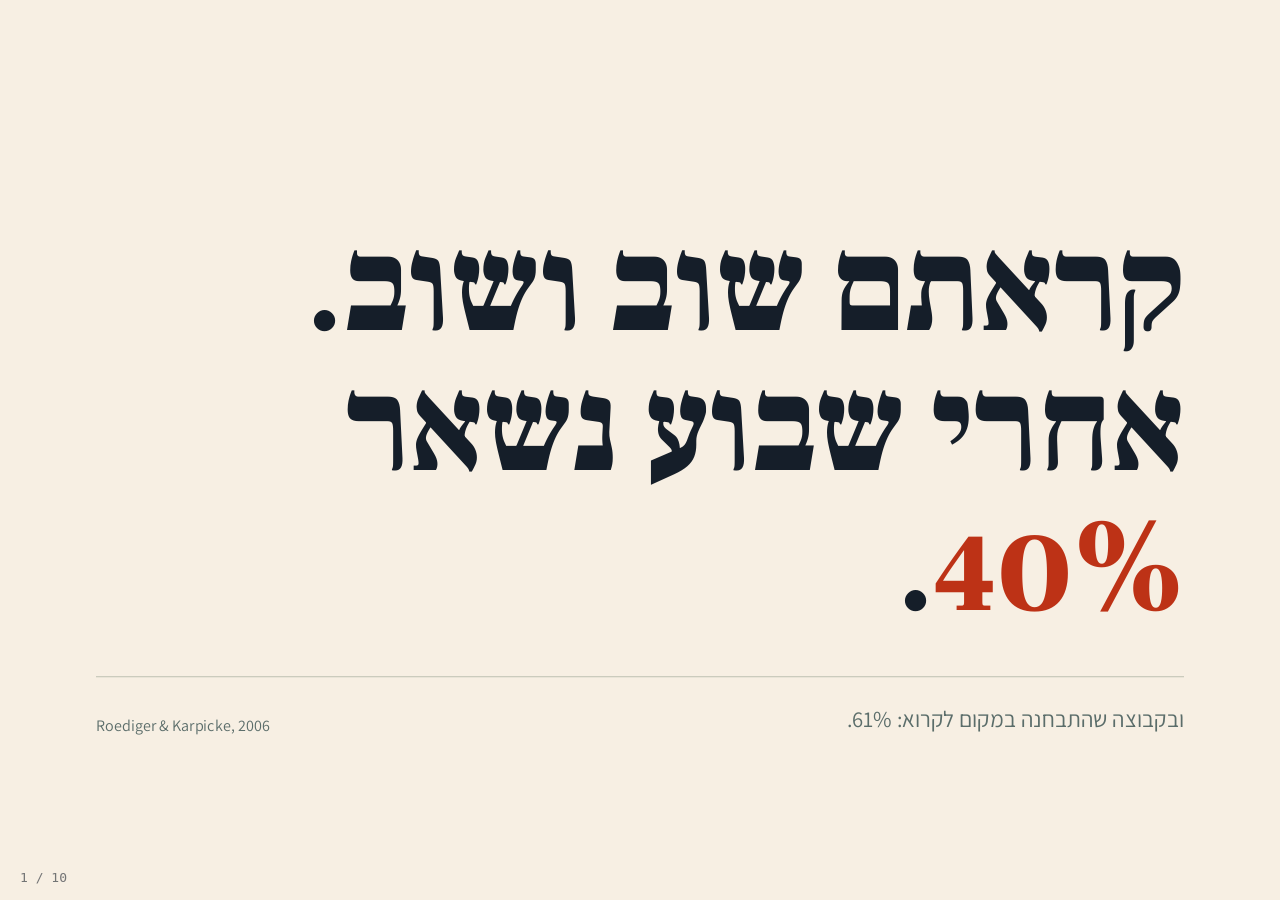
<file: decks/retrieval-practice/index.html>
<!doctype html>
<html lang="he" dir="rtl">
<head>
<meta charset="utf-8">
<meta name="viewport" content="width=device-width, initial-scale=1">
<title>תפסיקו לקרוא שוב</title>
<meta name="description" content="למה שליפה מהזיכרון מנצחת קריאה חוזרת, לפי Roediger & Karpicke 2006 ו-Dunlosky 2013.">
<link rel="preconnect" href="https://fonts.googleapis.com">
<link rel="preconnect" href="https://fonts.gstatic.com" crossorigin>
<link href="https://fonts.googleapis.com/css2?family=Frank+Ruhl+Libre:wght@500;900&family=Assistant:wght@400;600;800&display=swap" rel="stylesheet">
<link rel="stylesheet" href="../_base.css">
<style>
  :root {
    --paper: oklch(95.5% 0.018 80);
    --ink:   oklch(23% 0.025 255);
    --tomato: oklch(53% 0.18 33);
    --dim:  color-mix(in oklch, var(--ink) 60%, var(--paper));
    --rule: color-mix(in oklch, var(--ink) 16%, var(--paper));
    --tint: color-mix(in oklch, var(--ink) 5%, var(--paper));
    --stage-bg: var(--paper); --slide-bg: var(--paper);
    --serif: 'Frank Ruhl Libre', serif; --sans: 'Assistant', sans-serif;
  }
  .slide { color: var(--ink); font-family: var(--sans); padding: 112px 144px; box-sizing: border-box; }
  .slide.dark { background: var(--ink); color: var(--paper); --dim: color-mix(in oklch, var(--paper) 62%, var(--ink)); --rule: color-mix(in oklch, var(--paper) 18%, var(--ink)); --tint: color-mix(in oklch, var(--paper) 7%, var(--ink)); }
  .slide.hot { background: var(--tomato); color: var(--paper); --dim: var(--paper); }
  h1, h2 { margin: 0; font-family: var(--serif); font-weight: 900; line-height: 1.05; letter-spacing: -0.01em; }
  h1 { font-size: 150px; }
  h2 { font-size: 92px; max-width: 1450px; }
  p { margin: 0; }
  .lead { font-size: 38px; line-height: 1.5; color: var(--dim); max-width: 1050px; }
  .t { color: var(--tomato); }
  .dark .t, .dark .stop b { color: oklch(70% 0.16 36); }
  .dark .stop b { background: oklch(70% 0.16 36); }
  .num { font-family: var(--serif); font-weight: 900; direction: ltr; unicode-bidi: isolate; }
  .col { display: flex; flex-direction: column; gap: 44px; }
  .fill { height: 100%; justify-content: center; }
  .split { display: grid; grid-template-columns: 1fr 1fr; gap: 96px; align-items: center; height: 100%; }
  .cite { font-size: 24px; color: var(--dim); }

  /* Cover */
  .cover { display: grid; grid-template-rows: 1fr auto; height: 100%; }
  .cover h1 { font-size: 200px; align-self: end; }
  .cover .row { display: flex; justify-content: space-between; align-items: end; border-top: 2px solid var(--rule); padding-top: 36px; margin-top: 56px; }
  .big40 { font-size: 300px; line-height: .8; color: var(--tomato); }

  /* Feeling vs fact */
  .meter { display: grid; gap: 40px; }
  .meter-row { display: grid; grid-template-columns: 260px 1fr; gap: 32px; align-items: center; font-size: 32px; }
  .bar { height: 64px; border-radius: 999px; background: var(--tint); position: relative; overflow: hidden; }
  .bar i { position: absolute; inset-block: 0; right: 0; border-radius: 999px; background: var(--ink); }
  .bar.t i { background: var(--tomato); }

  /* Charts */
  .chart { width: 100%; height: auto; overflow: visible; direction: ltr; }
  .chart text { font-family: var(--sans); }

  /* Bento: method */
  .bento { display: grid; grid-template-columns: 1.6fr 1fr; grid-template-rows: 1fr 1fr; gap: 24px; height: 580px; }
  .cell { border-radius: 32px; background: var(--tint); padding: 44px 52px; display: flex; flex-direction: column; justify-content: flex-end; gap: 14px; }
  .cell .k { font-family: var(--serif); font-weight: 900; font-size: 64px; color: var(--tomato); line-height: 1; }
  .cell h3 { margin: 0; font-size: 44px; font-weight: 800; }
  .cell p { font-size: 28px; line-height: 1.5; color: var(--dim); }
  .cell.hero { grid-row: span 2; background: var(--ink); color: var(--paper); }
  .cell.hero .k { font-size: 200px; color: oklch(70% 0.16 36); }
  .cell.hero h3 { font-size: 64px; font-family: var(--serif); font-weight: 900; }
  .cell.hero p { color: color-mix(in oklch, var(--paper) 70%, var(--ink)); font-size: 32px; }

  /* Spacing timeline */
  .line { position: relative; height: 300px; }
  .line .axis { position: absolute; inset-inline: 0; top: 120px; height: 4px; background: var(--rule); border-radius: 2px; }
  .stop { position: absolute; top: 0; transform: translateX(50%); display: flex; flex-direction: column; align-items: center; gap: 22px; text-align: center; }
  .stop b { width: 64px; height: 64px; margin-top: 90px; border-radius: 50%; background: var(--tomato); box-shadow: 0 0 0 12px var(--paper); }
  .stop span { font-size: 34px; font-weight: 800; }
  .stop small { font-size: 26px; color: var(--dim); }
  .stop.first b { background: var(--ink); }

  /* Ten techniques */
  .ten { display: grid; grid-template-columns: repeat(5, 1fr); gap: 22px 28px; }
  .tech { border-top: 4px solid var(--rule); padding-top: 18px; font-size: 28px; line-height: 1.3; color: var(--dim); min-height: 96px; }
  .tech.hi { border-color: var(--tomato); color: var(--ink); font-weight: 800; }
  .tech em { display: block; font-style: normal; font-size: 24px; font-weight: 600; color: var(--tomato); margin-top: 6px; }

  /* CTA */
  .cta { display: flex; flex-direction: column; justify-content: center; height: 100%; gap: 56px; }
  .cta h2 { font-size: 150px; max-width: none; }
  .steps { display: flex; gap: 28px; font-size: 38px; font-weight: 600; }
  .steps span { border: 2px solid color-mix(in oklch, var(--paper) 55%, var(--tomato)); border-radius: 999px; padding: 18px 40px; }
</style>
</head>
<body>
<div class="deck-viewport">
<div class="deck-stage">

<!-- 1 · Hook -->
<section class="slide">
  <div class="cover">
    <h1 class="enter e-rise">קראתם שוב ושוב.<br>אחרי שבוע נשאר <span class="t">40%</span>.</h1>
    <div class="row enter e-fade" style="--d:3">
      <p class="lead" style="font-size:34px">ובקבוצה שהתבחנה במקום לקרוא: 61%.</p>
      <p class="cite">Roediger & Karpicke, 2006</p>
    </div>
  </div>
  <aside class="notes">פתיחה. סטודנטים קראו טקסט מדעי קצר. קבוצה אחת קראה אותו ארבע פעמים, קבוצה אחרת קראה פעם אחת והתבחנה שלוש פעמים. אחרי שבוע, הקוראים זכרו 40% מיחידות הרעיון, המתבחנים 61%.</aside>
</section>

<!-- 2 · Problem: fluency illusion -->
<section class="slide dark">
  <div class="split">
    <div class="col">
      <h2 class="enter e-fade">קריאה חוזרת <span class="t">מרגישה</span> כמו למידה.</h2>
      <p class="lead enter e-fade" style="--d:2">הטקסט נהיה מוכר, ומוכר נשמע כמו "אני יודע". באותו מחקר, הקוראים צפו לעצמם ציון גבוה יותר. הם טעו.</p>
    </div>
    <svg class="chart enter e-fade" style="--d:1" viewBox="0 0 760 520" role="img" aria-label="תחושת ביטחון מול זכירה בפועל">
      <text x="760" y="40" text-anchor="end" font-size="30" fill="currentColor" font-weight="800">קריאה חוזרת</text>
      <text x="760" y="80" text-anchor="end" font-size="24" fill="currentColor" opacity=".65">תחושה: גבוהה · זכירה אחרי שבוע: 40%</text>
      <rect x="0" y="110" width="760" height="56" rx="28" fill="currentColor" opacity=".12"/>
      <rect x="456" y="110" width="304" height="56" rx="28" fill="currentColor"/>
      <text x="760" y="300" text-anchor="end" font-size="30" fill="oklch(70% 0.16 36)" font-weight="800">שליפה</text>
      <text x="760" y="340" text-anchor="end" font-size="24" fill="currentColor" opacity=".65">תחושה: נמוכה יותר · זכירה אחרי שבוע: 61%</text>
      <rect x="0" y="370" width="760" height="56" rx="28" fill="currentColor" opacity=".12"/>
      <rect x="296" y="370" width="464" height="56" rx="28" fill="oklch(70% 0.16 36)"/>
    </svg>
  </div>
  <aside class="notes">Illusion of fluency. ב-Roediger & Karpicke 2006 הקבוצה שקראה ארבע פעמים דירגה את הלמידה שלה גבוה יותר מהקבוצה שהתבחנה, ובפועל זכרה פחות אחרי שבוע. הפסים מציגים את הזכירה בפועל.</aside>
</section>

<!-- 3 · Twist: short vs long term -->
<section class="slide">
  <div class="col fill" style="gap:40px">
    <h2 class="enter e-wipe">אחרי 5 דקות קריאה מנצחת. <span class="t">אחרי שבוע היא מפסידה.</span></h2>
    <svg class="chart enter e-wipe" style="--d:1" viewBox="0 0 1630 600" role="img" aria-label="זכירה אחרי 5 דקות ואחרי שבוע, לפי שלוש קבוצות">
      <g font-size="26" fill="oklch(23% 0.025 255 / .6)">
        <line x1="0" x2="1630" y1="520" y2="520" stroke="oklch(23% 0.025 255 / .2)" stroke-width="2"/>
      </g>
      <!-- 5 minutes group (right, RTL first) -->
      <text x="1630" y="580" text-anchor="end" font-size="30" font-weight="800" fill="oklch(23% 0.025 255)">אחרי 5 דקות</text>
      <g>
        <rect x="1440" y="105" width="150" height="415" rx="18" fill="oklch(23% 0.025 255)"/><text x="1515" y="85" text-anchor="middle" font-size="40" font-weight="800" fill="oklch(23% 0.025 255)">83%</text>
        <rect x="1270" y="130" width="150" height="390" rx="18" fill="oklch(23% 0.025 255 / .45)"/><text x="1345" y="110" text-anchor="middle" font-size="40" font-weight="800" fill="oklch(23% 0.025 255)">78%</text>
        <rect x="1100" y="165" width="150" height="355" rx="18" fill="oklch(53% 0.18 33)"/><text x="1175" y="145" text-anchor="middle" font-size="40" font-weight="800" fill="oklch(53% 0.18 33)">71%</text>
      </g>
      <!-- 1 week group -->
      <text x="760" y="580" text-anchor="end" font-size="30" font-weight="800" fill="oklch(23% 0.025 255)">אחרי שבוע</text>
      <g>
        <rect x="570" y="320" width="150" height="200" rx="18" fill="oklch(23% 0.025 255)"/><text x="645" y="300" text-anchor="middle" font-size="40" font-weight="800" fill="oklch(23% 0.025 255)">40%</text>
        <rect x="400" y="240" width="150" height="280" rx="18" fill="oklch(23% 0.025 255 / .45)"/><text x="475" y="220" text-anchor="middle" font-size="40" font-weight="800" fill="oklch(23% 0.025 255)">56%</text>
        <rect x="230" y="215" width="150" height="305" rx="18" fill="oklch(53% 0.18 33)"/><text x="305" y="195" text-anchor="middle" font-size="40" font-weight="800" fill="oklch(53% 0.18 33)">61%</text>
      </g>
      <g font-size="26" fill="oklch(23% 0.025 255 / .7)">
        <rect x="0" y="0" width="26" height="26" rx="6" fill="oklch(23% 0.025 255)"/><text x="40" y="22">קריאה ×4</text>
        <rect x="200" y="0" width="26" height="26" rx="6" fill="oklch(23% 0.025 255 / .45)"/><text x="240" y="22">קריאה ×3, מבחן ×1</text>
        <rect x="0" y="48" width="26" height="26" rx="6" fill="oklch(53% 0.18 33)"/><text x="40" y="70">קריאה ×1, מבחן ×3</text>
      </g>
    </svg>
  </div>
  <aside class="notes">ניסוי 2. ב-5 דקות: 83 / 78 / 71 לטובת הקריאה. אחרי שבוע ההיפוך: 40 / 56 / 61. אחוזים של יחידות רעיון שנזכרו. זה הרגע שבו כל סטודנט שלומד בלילה שלפני המבחן מבין למה זה "עובד" רק עד המבחן.</aside>
</section>

<!-- 4 · Mechanism -->
<section class="slide hot">
  <div class="col fill" style="gap:48px">
    <h2 class="enter e-zoom" style="font-size:120px; max-width:1500px">כל שליפה סוללת מחדש את הדרך לזיכרון.</h2>
    <p class="lead enter e-zoom" style="--d:2; font-size:42px">קריאה מכניסה מידע. שליפה מתרגלת את הדבר שהמבחן באמת דורש: להוציא אותו.</p>
  </div>
  <aside class="notes">ההסבר המקובל: המבחן עצמו הוא אירוע למידה. כשמוציאים מידע מהזיכרון, הדרך אליו מתחזקת. שקף הצהרה, בלי ויזואל נוסף, כדי שהמשפט יישאר.</aside>
</section>

<!-- 5 · Breadth: 10 techniques -->
<section class="slide">
  <div class="col fill" style="gap:64px">
    <h2 class="enter e-rise">מתוך 10 שיטות למידה, רק <span class="t">2</span> קיבלו ציון גבוה.</h2>
    <div class="ten enter e-rise" style="--d:1">
      <div class="tech hi">מבחנים לתרגול<em>תועלת גבוהה</em></div>
      <div class="tech hi">למידה מרווחת<em>תועלת גבוהה</em></div>
      <div class="tech">לימוד משולב</div>
      <div class="tech">חקירה שואלת</div>
      <div class="tech">הסבר עצמי</div>
      <div class="tech">סיכום</div>
      <div class="tech">הדגשה בטוש</div>
      <div class="tech">מילת מפתח</div>
      <div class="tech">דימוי חזותי</div>
      <div class="tech">קריאה חוזרת</div>
    </div>
    <p class="cite enter e-rise" style="--d:2">Dunlosky et al., 2013, Psychological Science in the Public Interest</p>
  </div>
  <aside class="notes">סקירה של עשר טכניקות. רק שתיים קיבלו "high utility": practice testing ו-distributed practice. שלוש קיבלו בינוני (interleaved, elaborative interrogation, self-explanation). קריאה חוזרת והדגשה קיבלו "low utility".</aside>
</section>

<!-- 6 · Method bento -->
<section class="slide">
  <div class="col fill" style="gap:52px">
    <h2 class="enter e-slide">השיטה: 3 צעדים, אפס כלים.</h2>
    <div class="bento enter e-slide" style="--d:1">
      <div class="cell hero"><span class="k">1</span><h3>סוגרים את הספר.</h3><p>דף ריק, וכותבים כל מה שזוכרים מהפרק.</p></div>
      <div class="cell"><span class="k">2</span><h3>פותחים ובודקים</h3><p>מסמנים מה חסר ומה היה שגוי.</p></div>
      <div class="cell"><span class="k">3</span><h3>שולפים רק את הפער</h3><p>ספר סגור שוב, רק על מה שפספסתם.</p></div>
    </div>
  </div>
  <aside class="notes">זו המלצה מעשית שנגזרת מהמחקר, לא נתון. הצעד הראשון הוא העיקר: לכתוב מהזיכרון לפני שמסתכלים. המשוב בצעד 2 חשוב, שליפה בלי בדיקה משמרת גם טעויות.</aside>
</section>

<!-- 7 · Spacing -->
<section class="slide dark">
  <div class="col fill" style="gap:80px">
    <h2 class="enter e-fade">שולפים שוב כשכבר <span class="t">קצת שוכחים</span>.</h2>
    <div class="line enter e-fade" style="--d:1">
      <div class="axis"></div>
      <div class="stop first" style="right:6%"><b style="background:var(--paper)"></b><span>היום</span><small>לומדים</small></div>
      <div class="stop" style="right:30%"><b></b><span>מחר</span><small>שליפה 1</small></div>
      <div class="stop" style="right:58%"><b></b><span>עוד 3 ימים</span><small>שליפה 2</small></div>
      <div class="stop" style="right:92%"><b></b><span>עוד שבוע</span><small>שליפה 3</small></div>
    </div>
  </div>
  <aside class="notes">הטכניקה השנייה מ-Dunlosky: למידה מרווחת. הלוח כאן הוא דוגמה, לא מרשם מדויק מהמחקר. העיקרון: כל מרווח ארוך מהקודם, ושולפים כשזה כבר קצת קשה.</aside>
</section>

<!-- 8 · Objection -->
<section class="slide">
  <div class="split" style="grid-template-columns: 1.15fr 1fr">
    <div class="col">
      <h2 class="enter e-zoom">זה מרגיש קשה יותר. <span class="t">זה הסימן שזה עובד.</span></h2>
      <p class="lead enter e-zoom" style="--d:2">Robert Bjork קרא לזה "קושי רצוי": מה שמאט את הלמידה עכשיו, מחזיק אותה אחר כך.</p>
      <p class="cite enter e-zoom" style="--d:3">גרף סכמטי: מראה את הכיוון של הנתונים משקף 3, לא מדידה חדשה.</p>
    </div>
    <svg class="chart enter e-zoom" style="--d:1" viewBox="0 0 640 520" role="img" aria-label="קושי עכשיו מול זכירה אחר כך">
      <line x1="40" y1="460" x2="620" y2="460" stroke="oklch(23% 0.025 255 / .25)" stroke-width="3"/>
      <line x1="620" y1="40" x2="620" y2="460" stroke="oklch(23% 0.025 255 / .25)" stroke-width="3"/>
      <path d="M600 140 C 460 150, 300 260, 60 400" fill="none" stroke="oklch(23% 0.025 255)" stroke-width="10" stroke-linecap="round"/>
      <path d="M600 300 C 470 300, 330 200, 60 110" fill="none" stroke="oklch(53% 0.18 33)" stroke-width="10" stroke-linecap="round"/>
      <text x="56" y="438" font-size="28" font-weight="800" fill="oklch(23% 0.025 255)">קריאה</text>
      <text x="56" y="88" font-size="28" font-weight="800" fill="oklch(53% 0.18 33)">שליפה</text>
      <text x="600" y="500" text-anchor="end" font-size="24" fill="oklch(23% 0.025 255 / .6)">היום</text>
      <text x="60" y="500" font-size="24" fill="oklch(23% 0.025 255 / .6)">בעוד שבוע</text>
    </svg>
  </div>
  <aside class="notes">Desirable difficulties, Bjork 1994. הגרף סכמטי, ממחיש את הכיוון של הנתונים משקף 3, לא נתונים חדשים. לסטודנטים: אם השליפה קלה, המרווח קצר מדי.</aside>
</section>

<!-- 9 · Proof restated -->
<section class="slide">
  <div class="col fill" style="gap:24px; align-items:flex-start">
    <p class="num enter e-wipe" style="font-size:340px; line-height:.85; color:var(--tomato)">+21</p>
    <h2 class="enter e-wipe" style="--d:1">נקודות אחוז של זכירה אחרי שבוע, על אותו זמן לימוד.</h2>
    <p class="cite enter e-wipe" style="--d:2">61% מול 40%, Roediger & Karpicke, 2006</p>
  </div>
  <aside class="notes">שתי הקבוצות קיבלו אותו זמן כולל. ההבדל היחיד: מה עשו בזמן הזה. 61 פחות 40 הם 21 נקודות אחוז.</aside>
</section>

<!-- 10 · CTA -->
<section class="slide hot">
  <div class="cta">
    <h2 class="enter e-rise">הערב, 10 דקות.</h2>
    <div class="steps enter e-rise" style="--d:2"><span>ספר סגור</span><span>דף ריק</span><span>כל מה שזוכרים</span></div>
  </div>
  <aside class="notes">הקריאה לפעולה היא צעד אחד קטן, הערב. לא אפליקציה, לא שיטה שלמה. רק צעד 1 מהשקף השישי.</aside>
</section>

</div>
</div>
<div class="notes-panel" aria-live="polite"></div>
<div class="deck-count"></div>
<script src="../_engine.js"></script>
</body>
</html>
</file>
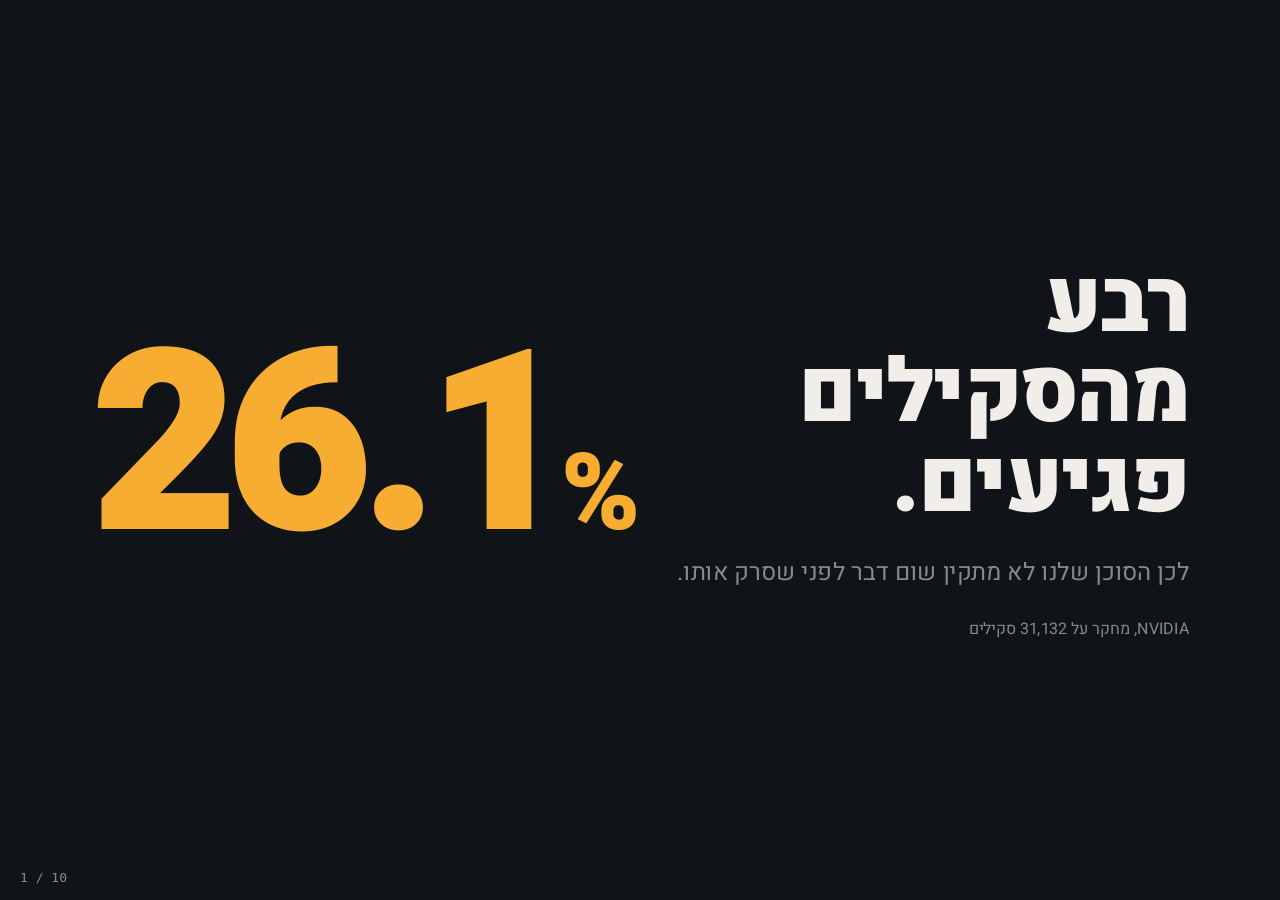
<file: decks/scan-before-install/index.html>
<!doctype html>
<html lang="he" dir="rtl">
<head>
<meta charset="utf-8">
<meta name="viewport" content="width=device-width, initial-scale=1">
<title>סורקים לפני שמתקינים</title>
<meta name="description" content="למה סוכן המצגות מתקין סקיל רק אחרי סריקה, grep ידני ונעילה ל-commit.">
<link rel="preconnect" href="https://fonts.googleapis.com">
<link rel="preconnect" href="https://fonts.gstatic.com" crossorigin>
<link href="https://fonts.googleapis.com/css2?family=Heebo:wght@400;500;800;900&family=IBM+Plex+Mono:wght@400;600&display=swap" rel="stylesheet">
<link rel="stylesheet" href="../_base.css">
<style>
  /* Three colours, OKLCH. Everything else is a mix of these. */
  :root {
    --ground: oklch(19% 0.012 250);
    --paper:  oklch(95% 0.008 85);
    --signal: oklch(80% 0.155 75);
    --dim:    color-mix(in oklch, var(--paper) 58%, var(--ground));
    --line:   color-mix(in oklch, var(--paper) 14%, var(--ground));
    --raise:  color-mix(in oklch, var(--paper) 6%, var(--ground));
    --stage-bg: var(--ground); --slide-bg: var(--ground);
    --sans: 'Heebo', sans-serif; --mono: 'IBM Plex Mono', ui-monospace, monospace;
    --r: 28px;
  }
  .slide { color: var(--paper); font-family: var(--sans); padding: 120px 136px; box-sizing: border-box; }
  .slide.light { background: var(--paper); color: var(--ground); --dim: color-mix(in oklch, var(--ground) 62%, var(--paper)); --line: color-mix(in oklch, var(--ground) 14%, var(--paper)); --raise: color-mix(in oklch, var(--ground) 5%, var(--paper)); }
  h1, h2 { margin: 0; font-weight: 900; letter-spacing: -0.02em; line-height: 1.02; }
  h1 { font-size: 132px; }
  h2 { font-size: 88px; max-width: 1400px; }
  p { margin: 0; }
  .lead { font-size: 36px; line-height: 1.45; color: var(--dim); max-width: 1100px; }
  .sig { color: var(--signal); }
  .light .sig, .light .gate .n { color: oklch(60% 0.15 62); }
  .mono { font-family: var(--mono); direction: ltr; unicode-bidi: isolate; }
  .col { display: flex; flex-direction: column; gap: 40px; }
  .fill { height: 100%; justify-content: center; }

  /* Hook */
  .hook { display: grid; grid-template-columns: 1fr 760px; align-items: center; height: 100%; gap: 80px; }
  .giant { font-size: 380px; font-weight: 900; line-height: .85; letter-spacing: -0.05em; color: var(--signal); direction: ltr; text-align: left; }
  .giant small { font-size: 160px; }
  .src { font-size: 24px; color: var(--dim); }

  /* Faux terminal (Stageshow-style product surface) */
  .term { background: var(--raise); border-radius: var(--r); overflow: hidden; box-shadow: 0 40px 80px -30px oklch(0% 0 0 / .6); direction: ltr; text-align: left; }
  .term-bar { display: flex; gap: 10px; align-items: center; padding: 20px 26px; border-bottom: 1px solid var(--line); }
  .term-bar i { width: 13px; height: 13px; border-radius: 50%; background: var(--line); }
  .term-bar span { margin-left: 14px; font: 500 24px var(--mono); color: var(--dim); }
  .term pre { margin: 0; padding: 34px 38px; font: 400 27px/1.65 var(--mono); color: var(--paper); white-space: pre-wrap; }
  .term .p { color: var(--dim); } .term .hl { color: var(--signal); } .term .ok { color: var(--paper); font-weight: 600; }
  .term mark { background: color-mix(in oklch, var(--signal) 26%, transparent); color: var(--paper); border-radius: 6px; padding: 0 6px; }
  .split { display: grid; grid-template-columns: 640px 1fr; gap: 96px; align-items: center; height: 100%; }

  /* Dot field: 9 skills */
  .dots { display: grid; grid-template-columns: repeat(9, 1fr); gap: 28px; direction: ltr; }
  .dot { aspect-ratio: 1; border-radius: 50%; border: 3px solid var(--line); display: grid; place-items: center; font: 600 26px var(--mono); color: var(--dim); }
  .dot.flag { background: var(--signal); border-color: var(--signal); color: var(--ground); }
  .dot-key { display: grid; grid-template-columns: repeat(9, 1fr); gap: 28px; direction: ltr; font: 400 24px/1.25 var(--mono); color: var(--dim); text-align: center; margin-top: -16px; }

  /* Bento: varied rectangles, one hero cell */
  .bento { display: grid; gap: 24px; height: 600px; }
  .cell { background: var(--raise); border: 1px solid var(--line); border-radius: var(--r); padding: 44px 48px; display: flex; flex-direction: column; gap: 18px; }
  .cell h3 { margin: 0; font-size: 44px; font-weight: 800; }
  .cell p { font-size: 28px; line-height: 1.5; color: var(--dim); }
  .cell.hero { background: var(--signal); border-color: var(--signal); color: var(--ground); }
  .cell.hero h3 { font-size: 72px; font-weight: 900; }
  .cell.hero p { color: color-mix(in oklch, var(--ground) 78%, var(--signal)); font-size: 32px; }
  .tag { font: 600 24px var(--mono); letter-spacing: .08em; direction: ltr; text-align: right; }
  .b-rules { grid-template-columns: 1.55fr 1fr; grid-template-rows: 1fr 1fr; }
  .b-rules .hero { grid-row: span 2; justify-content: flex-end; }

  /* Gates */
  .gates { display: grid; grid-template-columns: 1fr 1fr 1fr; gap: 0; align-items: stretch; }
  .gate { padding: 0 48px; border-inline-start: 2px solid var(--line); display: flex; flex-direction: column; gap: 22px; }
  .gate:first-child { border-inline-start: 0; padding-inline-start: 0; }
  .gate .n { font: 600 120px/1 var(--mono); color: var(--signal); direction: ltr; text-align: right; }
  .gate h3 { margin: 0; font-size: 48px; font-weight: 800; }
  .gate p { font-size: 28px; line-height: 1.5; color: var(--dim); }

  /* Lockfile bento */
  .b-lock { grid-template-columns: 1.5fr 1fr; grid-template-rows: repeat(3, 1fr); height: 600px; }
  .b-lock .hero { grid-row: span 3; justify-content: space-between; }
  .b-lock .cell { padding: 32px 36px; gap: 8px; justify-content: flex-end; }
  .b-lock .cell b { font-size: 30px; font-weight: 800; }
  .b-lock .cell .mono { font-size: 26px; color: var(--dim); text-align: right; }
  .b-lock .hero .k { font: 900 220px/0.9 var(--sans); letter-spacing: -0.04em; }

  /* Close */
  .cta { display: flex; flex-direction: column; justify-content: center; height: 100%; gap: 56px; }
  .cta h2 { font-size: 120px; }
  .asks { display: flex; gap: 24px; }
  .ask { border: 2px solid var(--line); border-radius: 999px; padding: 22px 40px; font-size: 32px; font-weight: 500; }
  .ask.on { background: var(--signal); border-color: var(--signal); color: var(--ground); font-weight: 800; }
</style>
</head>
<body>
<div class="deck-viewport">
<div class="deck-stage">

<!-- 1 · Hook -->
<section class="slide">
  <div class="hook">
    <div class="col">
      <h1 class="enter e-rise">רבע מהסקילים<br>פגיעים.</h1>
      <p class="lead enter e-rise" style="--d:2">לכן הסוכן שלנו לא מתקין שום דבר לפני שסרק אותו.</p>
      <p class="src enter e-rise" style="--d:3">NVIDIA, מחקר על 31,132 סקילים</p>
    </div>
    <div class="giant enter e-zoom" style="--d:1">26.1<small>%</small></div>
  </div>
  <aside class="notes">פתיחה: הנתון מ-NVIDIA. מתוך 31,132 סקילים שנבדקו, 26.1% מכילים פגיעות ו-5.2% מראים כוונה זדונית אפשרית. כל סקיל רץ עם כל ההרשאות של הסוכן, ולכן זה לא תרגיל תיאורטי.</aside>
</section>

<!-- 2 · Problem: full permissions -->
<section class="slide">
  <div class="split">
    <div class="col">
      <h2 class="enter e-slide">סקיל רץ עם כל<br>ההרשאות של <span class="sig">הסוכן</span>.</h2>
      <p class="lead enter e-slide" style="--d:2">זה לא אנחנו אומרים. זו השורה האחרונה שמדפיס כלי ההתקנה עצמו.</p>
    </div>
    <div class="term enter e-slide" style="--d:1">
      <div class="term-bar"><i></i><i></i><i></i><span>presentation-agent</span></div>
<pre><span class="p">$</span> npx skills add make-interfaces-feel-better
<span class="p">✓</span> make-interfaces-feel-better (copied)
  → ./.claude/skills/make-interfaces-feel-better

<span class="p">—</span> Done!  <mark>Review skills before use; they run
  with full agent permissions.</mark></pre>
    </div>
  </div>
  <aside class="notes">הפלט הזה אמיתי, מההתקנה שהרצנו. הכלי עצמו מזהיר: סקילים רצים עם הרשאות מלאות של הסוכן. כלומר הם יכולים לקרוא קבצים, להריץ פקודות ולשלוח בקשות רשת.</aside>
</section>

<!-- 3 · Problem: scanner blocked 6/9 -->
<section class="slide">
  <div class="col fill" style="gap:72px">
    <h2 class="enter e-fade">הסורק הסטטי חסם <span class="sig">6 מתוך 9</span> סקילים.</h2>
    <div class="enter e-fade" style="--d:2">
      <div class="dots">
        <div class="dot flag">T</div><div class="dot flag">A</div><div class="dot flag">S</div>
        <div class="dot flag">I</div><div class="dot flag">F</div><div class="dot flag">H</div>
        <div class="dot">M</div><div class="dot">P</div><div class="dot">N</div>
      </div>
      <div class="dot-key" style="margin-top:20px"><span>TASTE</span><span>Astryx</span><span>Stage­show</span><span>Impec­cable</span><span>Front­end Slides</span><span>Slide­show</span><span>MIFB</span><span>Plan­notator</span><span>motion</span></div>
    </div>
    <p class="lead enter e-fade" style="--d:3">כולם קיבלו <span class="mono">DO NOT INSTALL</span>. כולל מערכת העיצוב של Meta.</p>
  </div>
  <aside class="notes">SkillSpector רץ במצב סטטי, בלי LLM. שישה מתוך תשעה קיבלו DO NOT INSTALL: TASTE, Astryx, Stageshow, Impeccable, Frontend Slides ו-Slideshow. אם היינו מצייתים לציון, לא היה לנו סוכן.</aside>
</section>

<!-- 4 · Turn: 0 real threats -->
<section class="slide light">
  <div class="split" style="grid-template-columns: 1fr 820px">
    <div class="col">
      <h2 class="enter e-wipe">בדיקה ידנית מצאה<br><span class="sig">0</span> איומים אמיתיים.</h2>
      <p class="lead enter e-wipe" style="--d:2">4 התאמות ב-grep. כולן מגינות על סודות, אף אחת לא נוגעת בהם.</p>
    </div>
    <div class="term enter e-wipe" style="--d:1; --raise: oklch(19% 0.012 250); --line: oklch(30% 0.012 250); --paper: oklch(95% 0.008 85); --dim: oklch(68% 0.01 250); color: var(--paper)">
      <div class="term-bar"><i></i><i></i><i></i><span>grep -RinE 'curl.*|sh|API_KEY|SECRET|.env'</span></div>
<pre><span class="hl">impeccable</span>  foundations.md:27
  <span class="p">secrets-out-of-repo: no tracked file holds a key</span>
<span class="hl">astryx</span>      publishing.doc.mjs:49
  <span class="p">warns: npm may pack your .env file</span>
<span class="hl">astryx</span>      _adapter.mjs:386
  <span class="p">env: {...process.env}  → child process</span>
<span class="hl">astryx</span>      redact.mjs:46
  <span class="p">redacts API_KEY from debug output</span>

<span class="ok">taste · stageshow · frontend-slides · slideshow: 0</span></pre>
    </div>
  </div>
  <aside class="notes">הרצנו grep על כל ששת הסקילים: curl|sh, wget|sh, API_KEY, SECRET, .env, ~/.ssh. ארבע התאמות בלבד, וכולן הפוכות לאיום: כלל שבודק שאין סודות בריפו, אזהרה לא לפרסם .env, העברת env לתהליך בן, ומודול שמסתיר מפתחות.</aside>
</section>

<!-- 5 · Why: "never" is style -->
<section class="slide">
  <div class="col fill" style="gap:64px">
    <h2 class="enter e-rise">בסקיל עיצוב, <span class="sig">"never"</span><br>זו הוראת סגנון, לא עקיפה.</h2>
    <div class="term enter e-rise" style="--d:1; max-width:1500px">
      <div class="term-bar"><i></i><i></i><i></i><span>frontend-slides/html-template.md:15 · flagged AR2 Anti-Refusal</span></div>
<pre>&lt;!-- Fonts: use Fontshare or Google Fonts — <mark>never system fonts</mark> --&gt;</pre>
    </div>
  </div>
  <aside class="notes">שלושת הפוזיטיבים השקריים הנפוצים: "never X" נקרא כ-anti-refusal, הערת HTML נקראת כהוראה נסתרת, וכתיבה ל-CLAUDE.md נקראת כ-persistence. אצל Astryx זה בדיוק התפקיד שלו. השורה כאן סומנה כ-HIGH.</aside>
</section>

<!-- 6 · Solution: the rule -->
<section class="slide">
  <div class="col fill" style="gap:56px">
    <h2 class="enter e-zoom">חוסמים רק על <span class="sig">סודות ורשת</span>.</h2>
    <div class="bento b-rules enter e-zoom" style="--d:1">
      <div class="cell hero">
        <span class="tag">BLOCK</span>
        <h3>לא מתקינים.</h3>
        <p>הוצאת מידע, <span class="mono">curl|sh</span>, קריאת <span class="mono">.env</span> או <span class="mono">~/.ssh</span>, רשת לכתובת לא מוכרת.</p>
      </div>
      <div class="cell"><span class="tag sig">CAUTION</span><h3>מתקינים אחרי grep ידני</h3><p>ניסוחי <span class="mono">never</span>, הערות HTML, כתיבה ל-<span class="mono">CLAUDE.md</span>.</p></div>
      <div class="cell"><span class="tag" style="color:var(--dim)">SAFE</span><h3>מתקינים</h3><p>ציון 0, ועדיין נעולים לגרסה שנסרקה.</p></div>
    </div>
  </div>
  <aside class="notes">הכלל החדש ב-CLAUDE.md. DO NOT INSTALL סטטי הופך ל-CAUTION. חסימה אמיתית רק כשיש גישה לסודות, הרצת קוד מרוחק או רשת לכתובת לא מוכרת.</aside>
</section>

<!-- 7 · How: 3 gates -->
<section class="slide light">
  <div class="col fill" style="gap:88px">
    <h2 class="enter e-slide">כל סקיל עובר <span class="sig">3 שערים</span> לפני שהוא נוגע בקוד.</h2>
    <div class="gates enter e-slide" style="--d:1">
      <div class="gate"><span class="n">01</span><h3>סריקה</h3><p>SkillSpector על העותק המקומי, לא על main החי.</p></div>
      <div class="gate"><span class="n">02</span><h3>grep</h3><p>סודות, <span class="mono">curl|sh</span> ורשת. כל התאמה נקראת ידנית.</p></div>
      <div class="gate"><span class="n">03</span><h3>נעילה</h3><p>מתקינים את אותו עותק שנסרק, נעול לגרסה שלו.</p></div>
    </div>
  </div>
  <aside class="notes">הנקודה החשובה בשער 3: לא מריצים npx skills add מחדש מ-main, כי אז מה שמותקן הוא לא מה שנסרק. מעתיקים את אותו clone ושומרים את ה-commit ב-SECURITY-SCANS.md.</aside>
</section>

<!-- 8 · Proof: 9 locked -->
<section class="slide">
  <div class="col fill" style="gap:56px">
    <h2 class="enter e-fade">כל 9 הסקילים מותקנים, <span class="sig">נעולים לגרסה</span>.</h2>
    <div class="bento b-lock enter e-fade" style="--d:1">
      <div class="cell hero"><span class="tag">INSTALLED</span><span class="k">9/9</span></div>
      <div class="cell"><b>TASTE</b><span class="mono">f6b7657</span></div>
      <div class="cell"><b>Stageshow</b><span class="mono">299140f</span></div>
      <div class="cell"><b>Impeccable</b><span class="mono">d41d986</span></div>
    </div>
  </div>
  <aside class="notes">בנוסף לשלושה שעל המסך: Astryx 0.7.16, Frontend Slides 9906a34, Slideshow efc91fc, Make Interfaces Feel Better 1a2aa96, motion-prompt 683ecca, Plannotator 842ccce3. הרשימה המלאה ב-SECURITY-SCANS.md.</aside>
</section>

<!-- 9 · Honest gap -->
<section class="slide light">
  <div class="split" style="grid-template-columns: 1fr 860px">
    <div class="col">
      <h2 class="enter e-rise">מה עוד חסר:<br>סריקה עם <span class="sig">LLM</span>.</h2>
      <p class="lead enter e-rise" style="--d:2">הסריקה הסטטית מכירה 71 דפוסים, לא הקשר. בשביל זה צריך לחבר ספק LLM.</p>
    </div>
    <div class="term enter e-rise" style="--d:1; --raise: oklch(19% 0.012 250); --line: oklch(30% 0.012 250); --paper: oklch(95% 0.008 85); --dim: oklch(68% 0.01 250); color: var(--paper)">
      <div class="term-bar"><i></i><i></i><i></i><span>next run</span></div>
<pre><span class="p">$</span> export SKILLSPECTOR_PROVIDER=anthropic
<span class="p">$</span> skillspector scan .claude/skills \
    --recursive

<span class="hl">waiting for API key</span></pre>
    </div>
  </div>
  <aside class="notes">SAFE פירושו שום דבר לא התאים לדפוסים הידועים, לא שהסקיל בטוח. שלב ה-LLM אופציונלי ודורש מפתח, ועדיין לא רץ.</aside>
</section>

<!-- 10 · CTA -->
<section class="slide">
  <div class="cta">
    <h2 class="enter e-zoom">מאשרים את הכלל.<br><span class="sig">בונים מצגות.</span></h2>
    <div class="asks enter e-zoom" style="--d:2">
      <span class="ask on">אישור CLAUDE.md v3</span>
      <span class="ask">מפתח LLM לסריקה</span>
    </div>
  </div>
  <aside class="notes">שתי בקשות: לאשר את כלל ה-CAUTION שכבר נמצא ב-CLAUDE.md, ולחבר מפתח LLM כדי שהסריקה הבאה תבדיל לבד בין פוזיטיב שקרי לאמיתי.</aside>
</section>

</div>
</div>
<div class="notes-panel" aria-live="polite"></div>
<div class="deck-count"></div>
<script src="../_engine.js"></script>
</body>
</html>
</file>
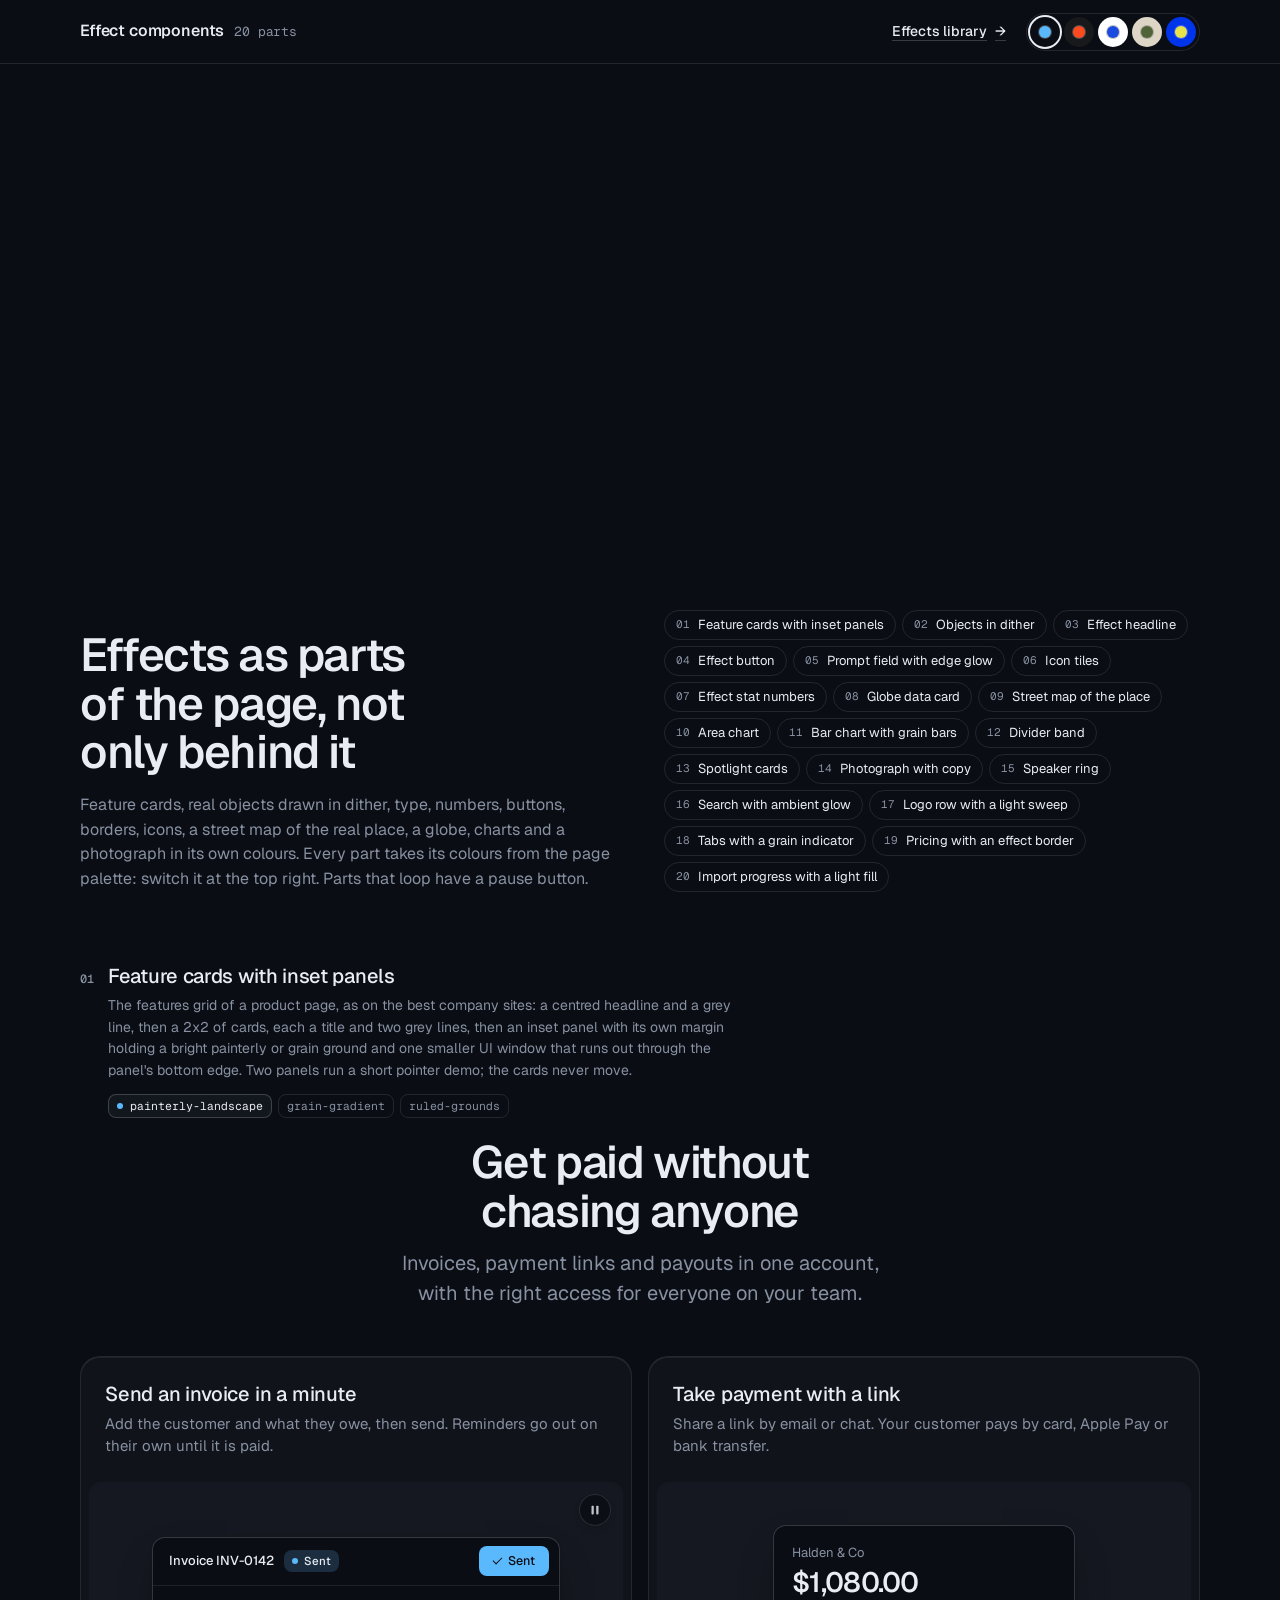
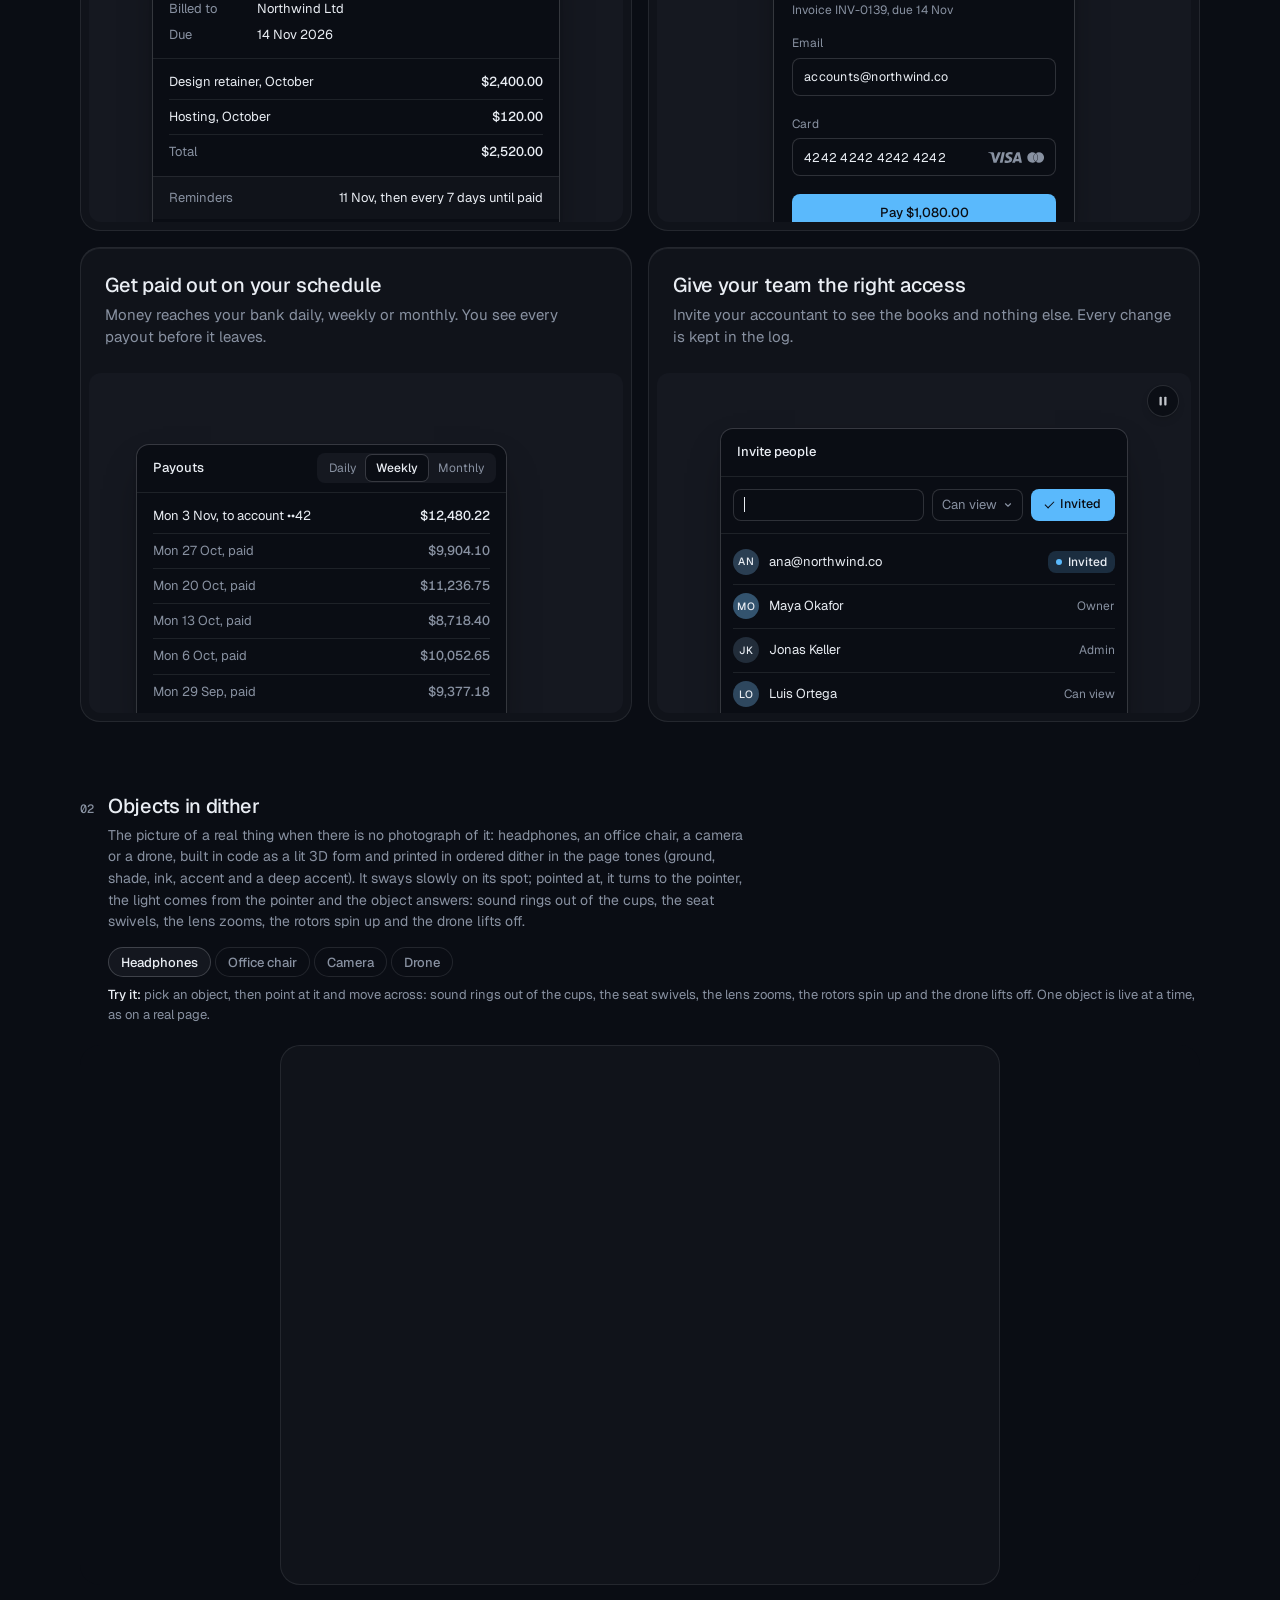
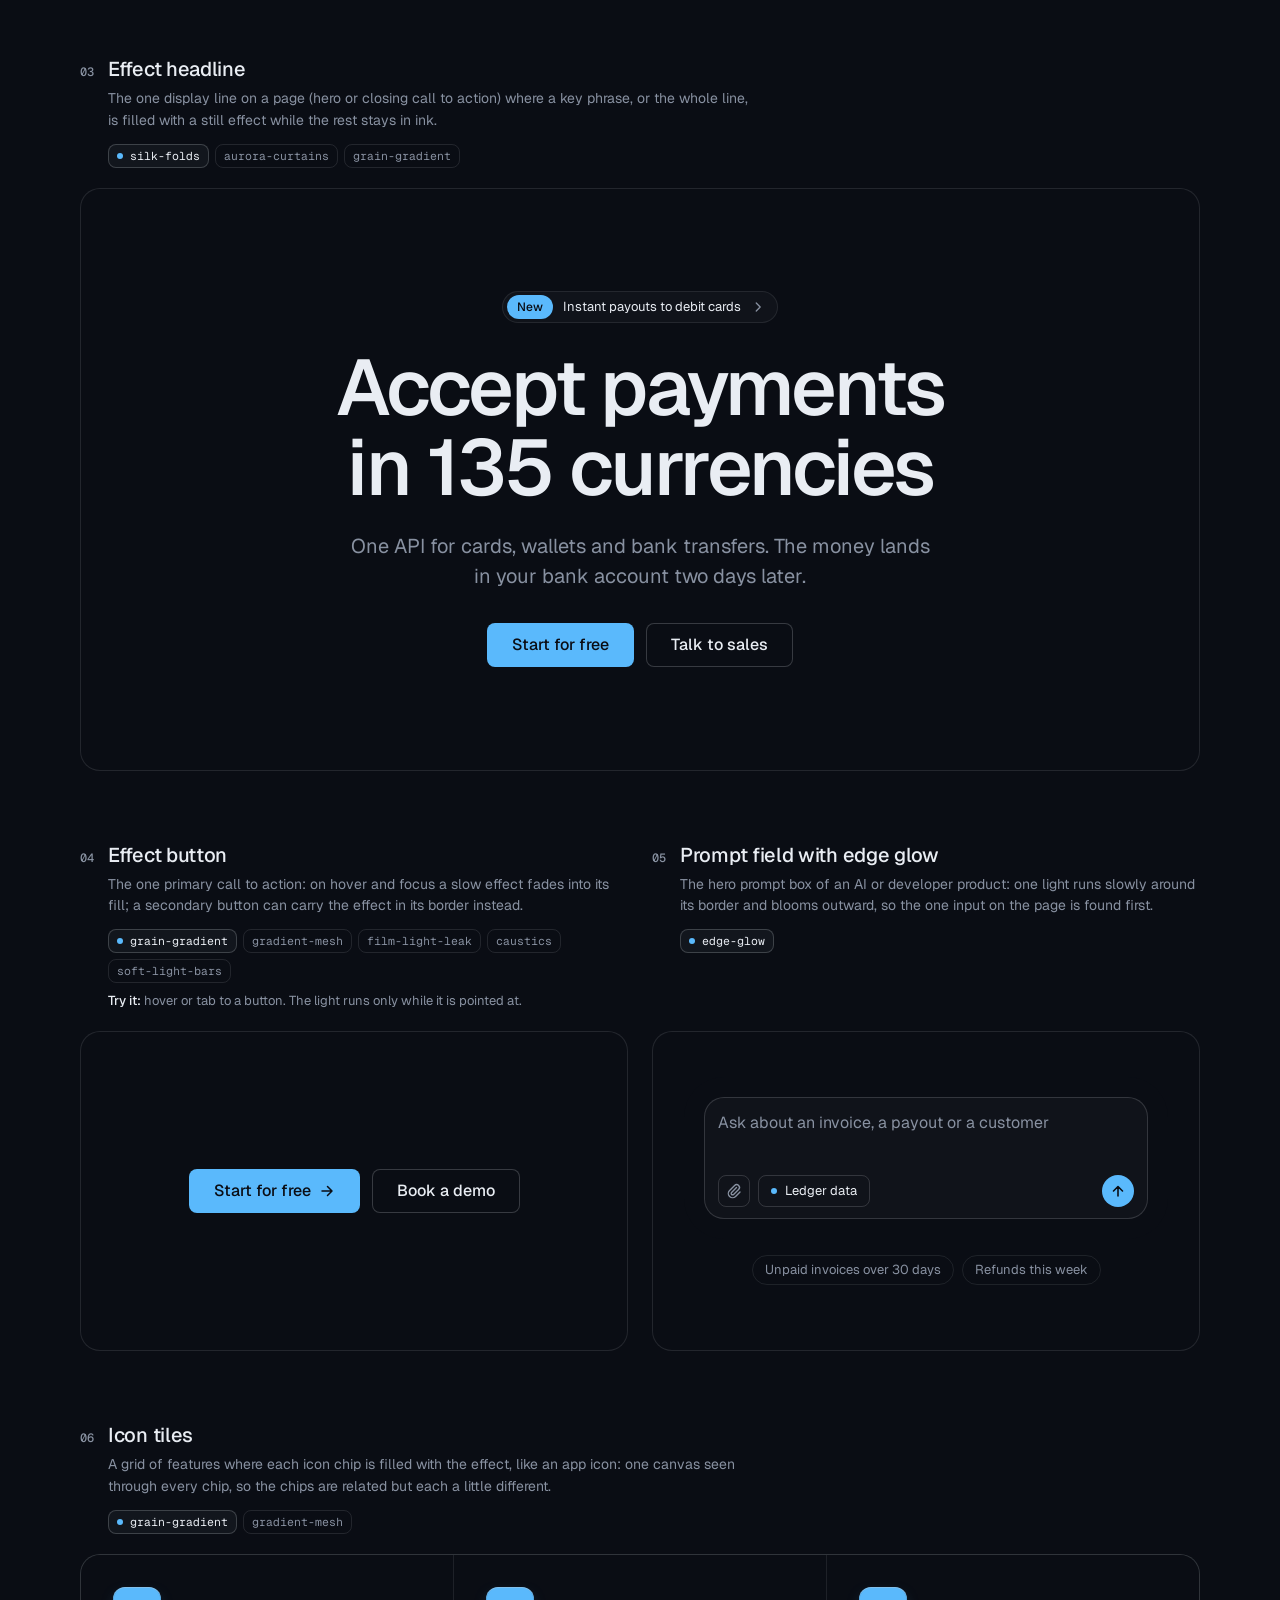
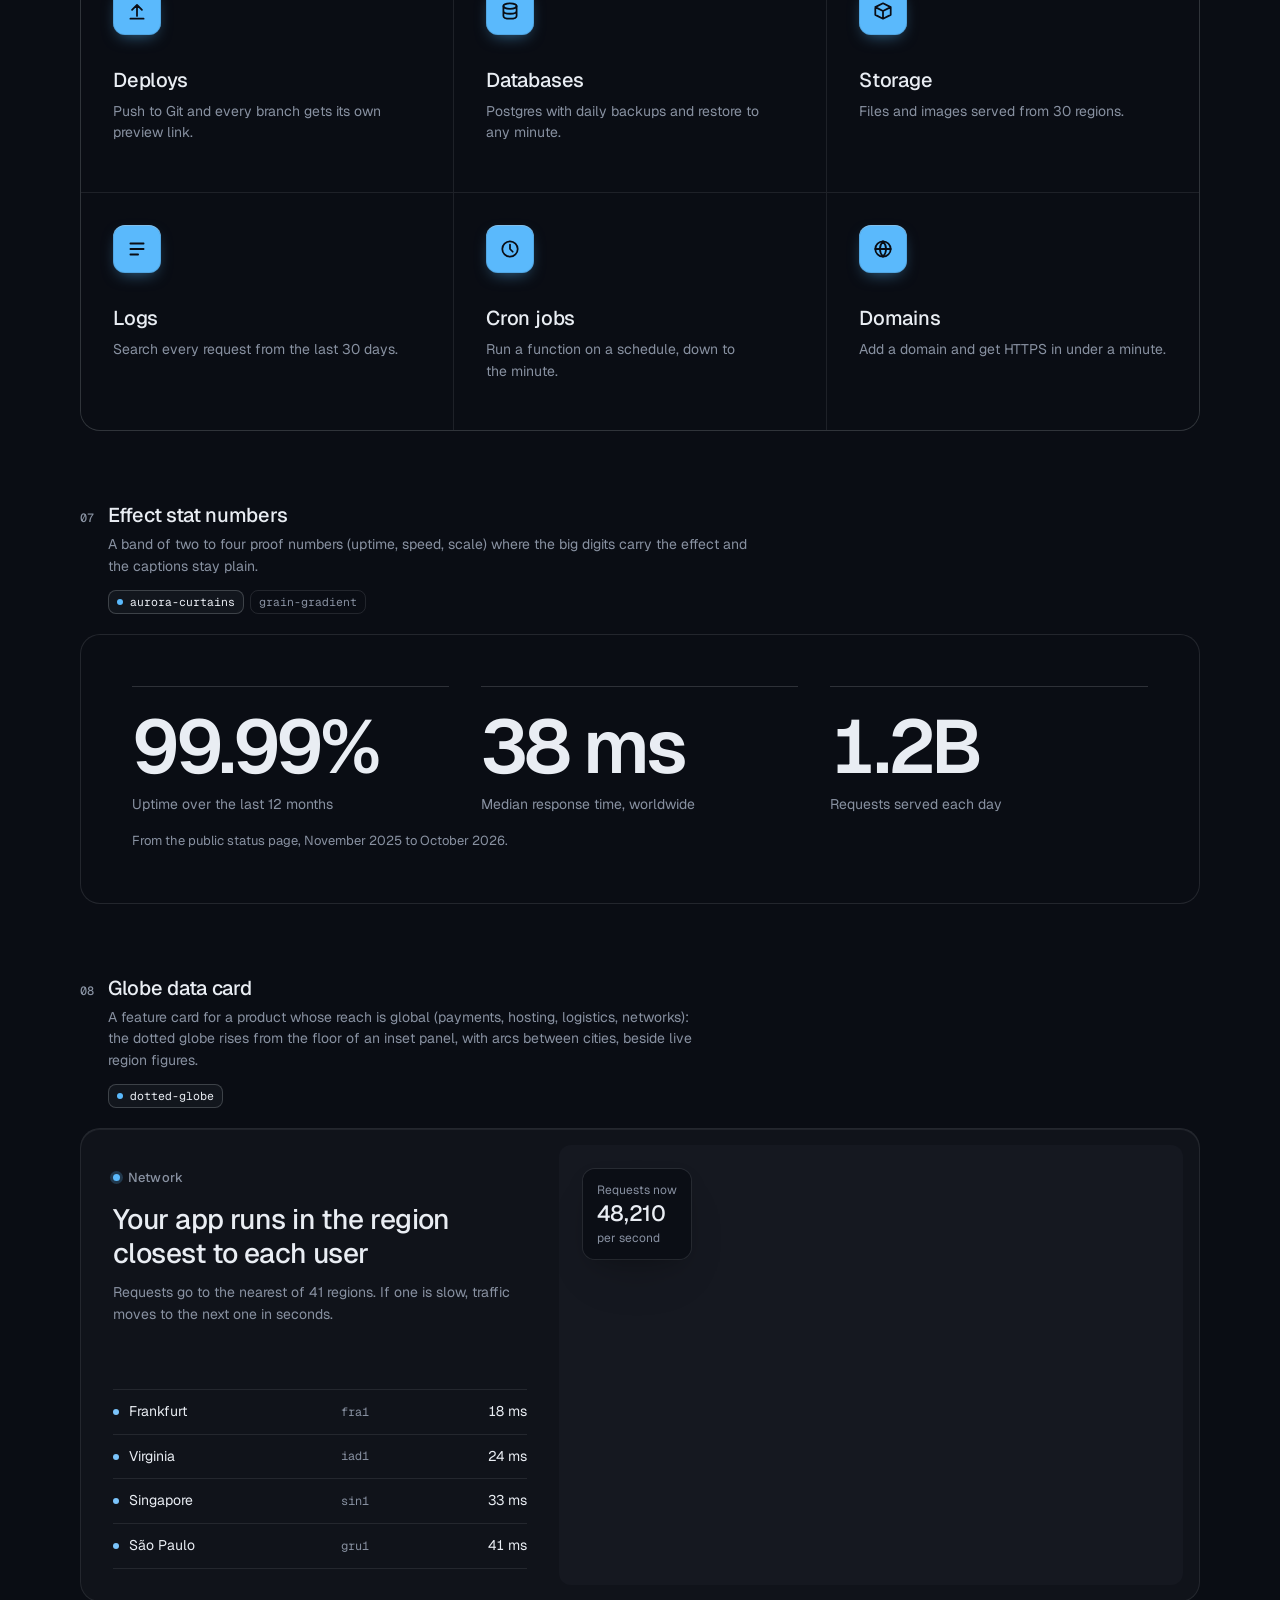
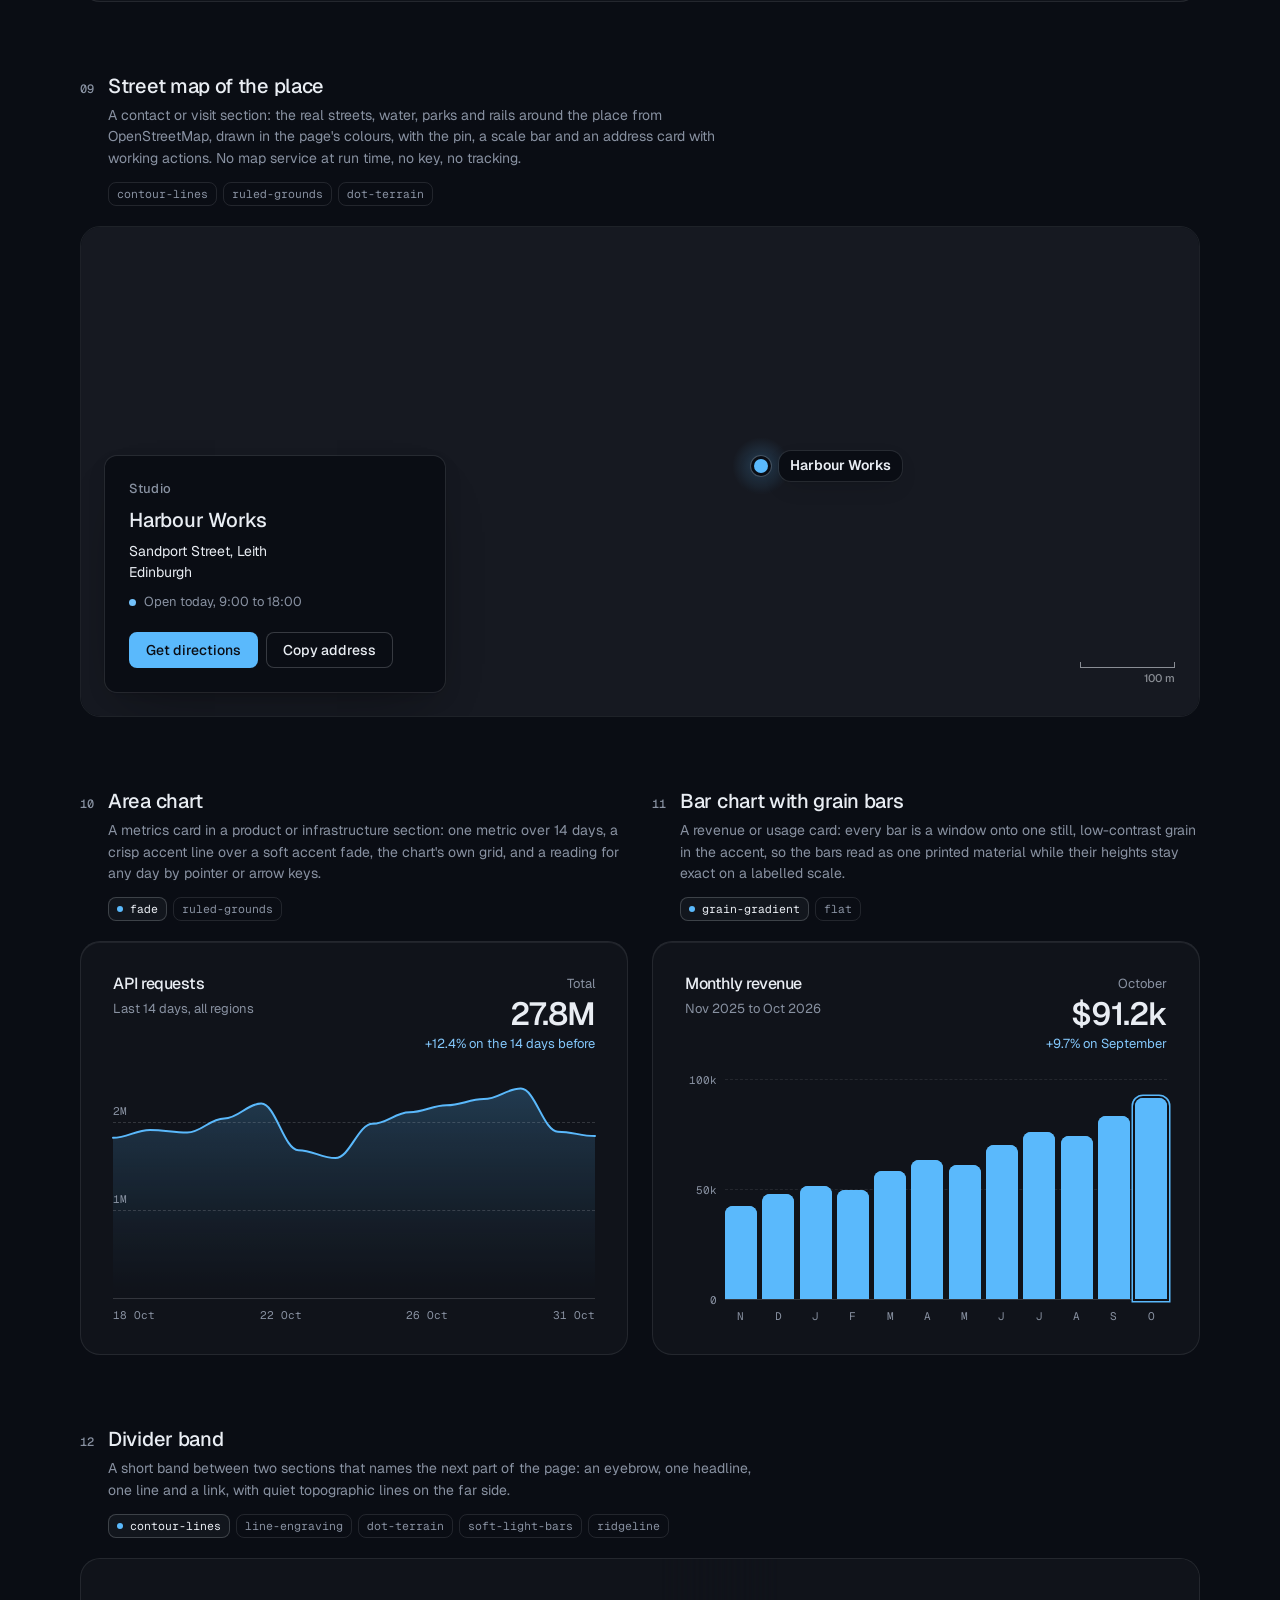
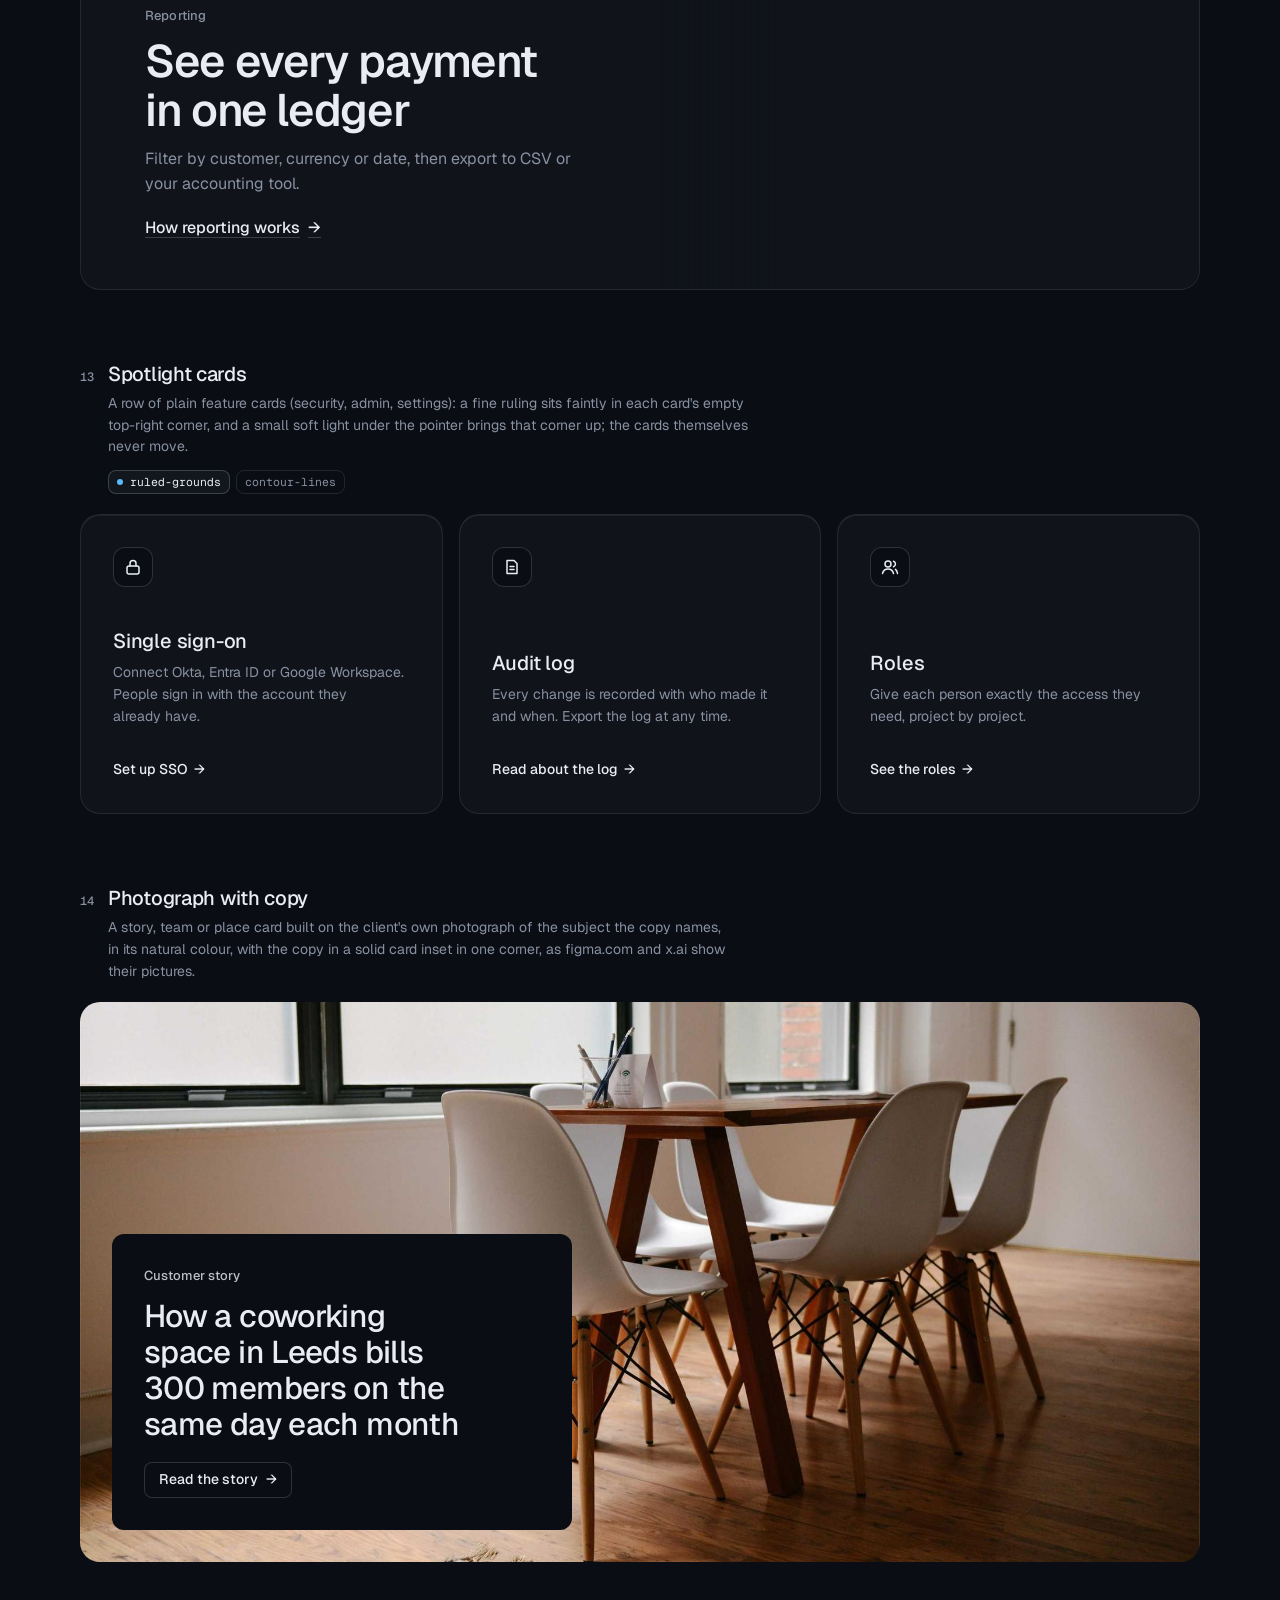
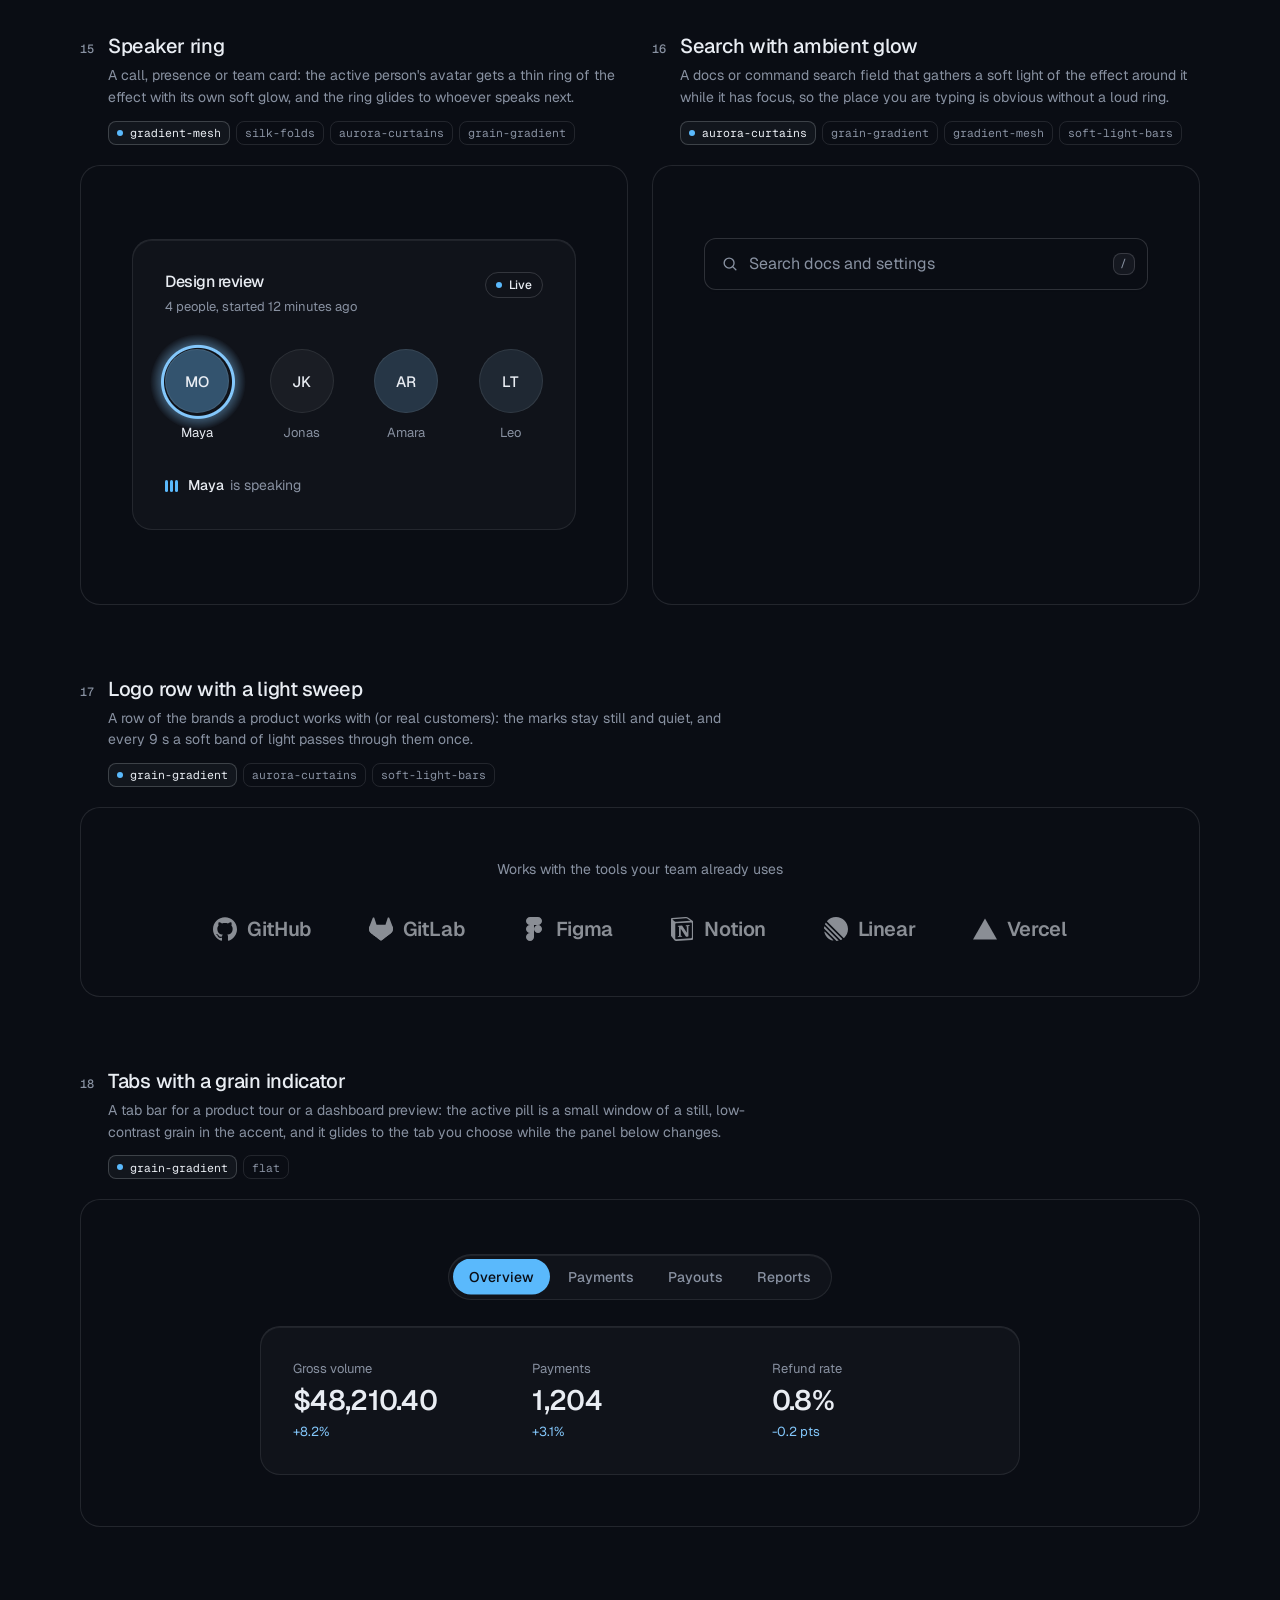
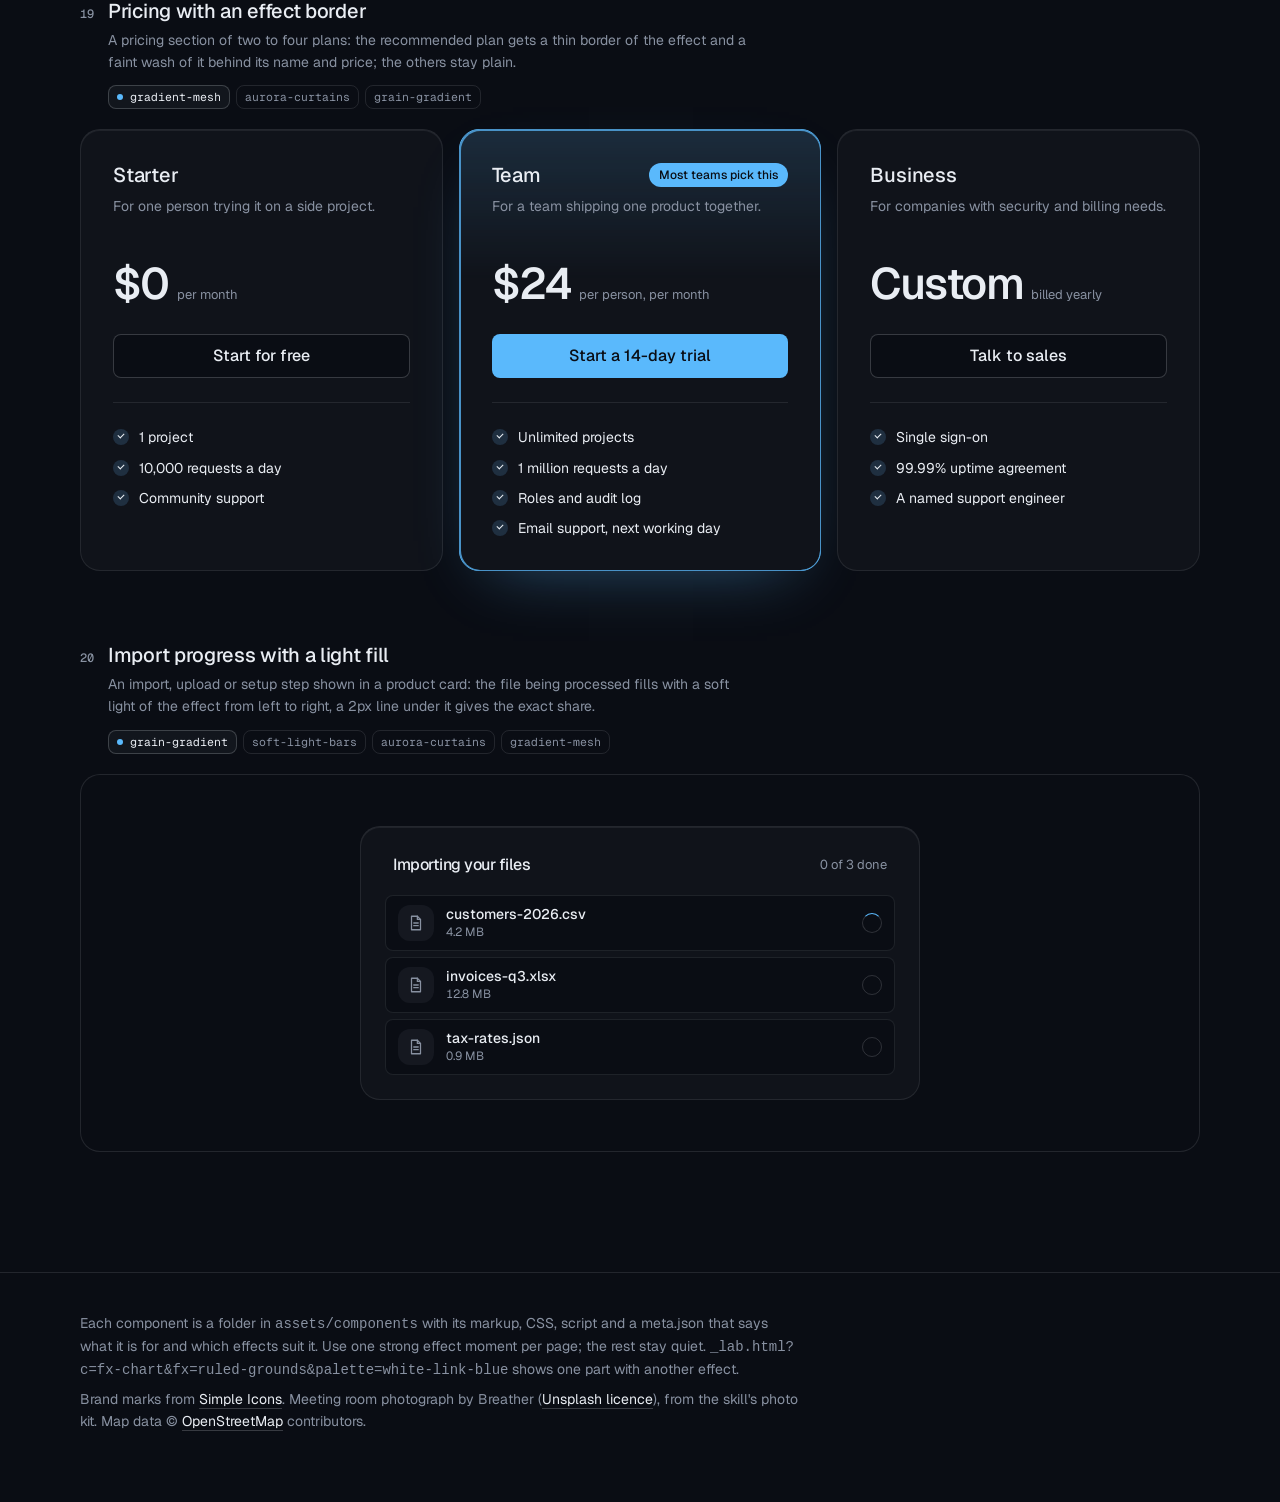
<file: .claude/skills/design-taste-frontend/assets/components/index.html>
<!doctype html>
<html lang="en" data-radius="soft">
<head>
<script>window.__tpGlMax = 16;   /* a gallery shows many live effects at once; a page of a site keeps the default 4 (fx.js) */</script>
<meta charset="utf-8">
<meta name="viewport" content="width=device-width, initial-scale=1">
<title>Effect components</title>
<link rel="preconnect" href="https://fonts.googleapis.com">
<link rel="preconnect" href="https://fonts.gstatic.com" crossorigin>
<link href="https://fonts.googleapis.com/css2?family=Geist:wght@100..900&family=Geist+Mono:wght@400..600&display=swap" rel="stylesheet">
<link rel="stylesheet" href="../system.css">
<link rel="stylesheet" href="./base.css">
<style>
  :root {
    --font-display: "Geist", system-ui, sans-serif;
    --font-text: "Geist", system-ui, sans-serif;
    --font-mono: "Geist Mono", ui-monospace, monospace;
    --display-weight: 560;
    --display-tracking: -0.03em;
    --container: 1200px;
  }
  body { min-height: 100vh; }
  .top {
    position: sticky; top: 0; z-index: 50; height: 64px; background: var(--bg);
    border-bottom: 1px solid var(--line);
  }
  .top .container { height: 100%; display: flex; align-items: center; justify-content: space-between; gap: 16px; }
  .brand { display: flex; align-items: center; gap: 10px; font-weight: 560; letter-spacing: -0.01em; }
  .brand small { font: 400 13px/1 var(--font-mono); color: var(--muted); }
  .top nav { display: flex; align-items: center; gap: 20px; }
  .top nav a.link { font-size: 14px; }
  .swatches { display: flex; gap: 4px; padding: 3px; border: 1px solid var(--line); border-radius: 999px; background: var(--bg); }
  .swatches button {
    width: 30px; height: 30px; border-radius: 999px; border: 0; padding: 0; cursor: pointer; position: relative;
    background: var(--sw-bg);
  }
  .swatches button::after {
    content: ""; position: absolute; inset: 9px; border-radius: 999px; background: var(--sw-accent);
    box-shadow: 0 0 0 1px color-mix(in oklab, var(--sw-ink) 25%, transparent);
  }
  .swatches button[aria-pressed="true"] { box-shadow: 0 0 0 2px var(--ink); }
  .swatches button:focus-visible { outline-offset: 3px; }

  .intro { padding-block: 64px 40px; display: grid; grid-template-columns: minmax(0, 6fr) minmax(0, 6fr); gap: 48px; align-items: end; }
  .intro h1 { font-size: clamp(34px, 2.2vw + 18px, 52px); line-height: 1.05; max-width: 15ch; }
  .intro p { margin-top: 16px; color: var(--muted); font-size: var(--t-body); line-height: 1.55; max-width: 52ch; }
  .index { display: flex; flex-wrap: wrap; gap: 6px; justify-content: flex-start; }
  @media (max-width: 1023px) { .intro { grid-template-columns: minmax(0, 1fr); gap: 28px; } }
  .index a {
    display: inline-flex; align-items: center; gap: 8px; height: 30px; padding: 0 11px; border-radius: 999px;
    border: 1px solid var(--line); font-size: 13px; color: var(--ink);
    transition: border-color var(--dur) var(--ease), background-color var(--dur) var(--ease);
  }
  .index a span { font-family: var(--font-mono); font-size: 11px; color: var(--muted); }
  .index a:hover { border-color: var(--line-strong); background: color-mix(in oklab, var(--ink) 4%, var(--bg)); }

  /* every part spans two rows of the list (its notes, its stage) as a subgrid, so the two parts of a
     half-width pair share one notes height and one stage height: their stages start and end level */
  .list { display: grid; grid-template-columns: repeat(2, minmax(0, 1fr)); column-gap: 24px; row-gap: 0; padding-bottom: 120px; }
  .sc { grid-column: 1 / -1; grid-row: span 2; display: grid; grid-template-rows: subgrid; row-gap: 20px; min-width: 0; scroll-margin-top: 88px; padding-top: 72px; }
  .sc:first-child { padding-top: 0; }
  .sc.is-half { grid-column: auto; }
  .sc.is-half .sc__stage:not(.is-center) { display: grid; }
  .sc__meta { display: grid; grid-template-columns: auto 1fr; column-gap: 14px; row-gap: 6px; align-items: baseline; align-content: start; }
  .sc__note { grid-column: 2; margin: 2px 0 0; font-size: 13px; color: var(--muted); }
  .sc__note::before { content: "Try it: "; color: var(--ink); font-weight: 500; }
  .sc__no { font: 500 12px/1 var(--font-mono); color: var(--muted); padding-top: 2px; }
  .sc__name { font: 500 20px/1.25 var(--font-text); letter-spacing: -0.015em; margin: 0; }
  .sc__for { grid-column: 2; color: var(--muted); font-size: 14px; line-height: 1.55; max-width: 72ch; margin: 0; }
  .sc__fx { grid-column: 2; display: flex; flex-wrap: wrap; gap: 6px; margin-top: 6px; }
  .sc__fx li {
    font: 400 11.5px/1 var(--font-mono); color: var(--muted); height: 24px; display: inline-flex; align-items: center;
    padding: 0 8px; border-radius: var(--r-sm); border: 1px solid var(--line);
  }
  .sc__fx li.is-on { color: var(--ink); border-color: var(--line-strong); background: color-mix(in oklab, var(--ink) 5%, var(--bg)); }
  .sc__fx li.is-on::before { content: ""; width: 6px; height: 6px; border-radius: 99px; background: var(--accent); margin-right: 7px; }
  .sc__stage {
    position: relative; min-width: 0; border: 1px solid var(--line); border-radius: var(--r-lg);
    padding: clamp(20px, 4vw, 56px); background: var(--bg);
  }
  .sc__stage.is-tall { padding-block: clamp(56px, 8vw, 120px); }
  .sc__stage.is-flush { padding: 0; border: 0; }
  .sc__stage.is-center { display: grid; place-items: center; min-height: 320px; }
  /* one object, at a size a page would give it */
  #fx-dither-object .sc__stage { display: grid; justify-items: center; }
  #fx-dither-object .cx-obj { width: min(100%, 720px); }
  .sc__pick { grid-column: 2; display: flex; flex-wrap: wrap; gap: 4px; margin-top: 8px; }
  .sc__pick button {
    height: 30px; padding: 0 12px; border-radius: 999px; border: 1px solid var(--line); background: var(--bg);
    font: 500 13px/1 var(--font-text); color: var(--muted); cursor: pointer;
  }
  .sc__pick button:hover { color: var(--ink); border-color: var(--line-strong); }
  .sc__pick button[aria-pressed="true"] { color: var(--ink); border-color: var(--line-strong); background: color-mix(in oklab, var(--ink) 6%, var(--bg)); }
  /* the search list opens below its field: leave it room inside the frame */
  #fx-search .sc__stage { min-height: 440px; place-items: start center; padding-top: 72px; }
  .sc__stage:empty::after { content: "Loading"; color: var(--muted); font-size: 13px; }

  .foot { border-top: 1px solid var(--line); padding: 40px 0 64px; color: var(--muted); font-size: 14px; }
  .foot p { max-width: 80ch; margin: 0 0 8px; }
  .foot a { color: var(--ink); text-decoration: underline; text-decoration-color: var(--line-strong); text-underline-offset: 4px; }

  @media (max-width: 899px) {
    .list { grid-template-columns: minmax(0, 1fr); }
    .sc.is-half { grid-column: 1 / -1; }
    .top nav a.link { display: none; }
  }
  @media (max-width: 639px) {
    .intro { padding-block: 48px 32px; }
    .sc { padding-top: 48px; }
    .sc__meta { grid-template-columns: 1fr; }
    .sc__no { display: none; }
    .sc__for, .sc__fx, .sc__note, .sc__pick { grid-column: 1; }
    .sc__stage.is-center { min-height: 240px; }
    .brand small { display: none; }
  }
</style>
</head>
<body>
<header class="top">
  <div class="container">
    <div class="brand">Effect components <small id="count"></small></div>
    <nav aria-label="Palette and links">
      <a class="link" href="../effects/gallery.html">Effects library</a>
      <div class="swatches" id="swatches" role="group" aria-label="Page palette"></div>
    </nav>
  </div>
</header>

<main>
  <section class="intro container">
    <div>
      <h1>Effects as parts of the page, not only behind it</h1>
      <p id="lede">Feature cards, real objects drawn in dither, type, numbers, buttons, borders, icons, a street map of the real place, a globe, charts and a photograph in its own colours. Every part takes its colours from the page palette: switch it at the top right. Parts that loop have a pause button.</p>
    </div>
    <nav class="index" id="index" aria-label="Components"></nav>
  </section>
  <div class="container list" id="list"></div>
</main>

<footer class="foot">
  <div class="container">
    <p>Each component is a folder in <code>assets/components</code> with its markup, CSS, script and a meta.json that says what it is for and which effects suit it. Use one strong effect moment per page; the rest stay quiet. <code>_lab.html?c=fx-chart&amp;fx=ruled-grounds&amp;palette=white-link-blue</code> shows one part with another effect.</p>
    <p>Brand marks from <a href="https://simpleicons.org/">Simple Icons</a>. Meeting room photograph by Breather (<a href="https://unsplash.com/photos/DEdM9Vs6s8w">Unsplash licence</a>), from the skill's photo kit. Map data © <a href="https://www.openstreetmap.org/copyright">OpenStreetMap</a> contributors.</p>
  </div>
</footer>

<script type="module">
  import fx from '../effects/fx.js';

  // component id, layout and stage style, in page order
  const COMPONENTS = [
    { id: 'fx-feature-card', stage: 'is-flush' },
    { id: 'fx-dither-object', stage: 'is-flush', note: 'pick an object, then point at it and move across: sound rings out of the cups, the seat swivels, the lens zooms, the rotors spin up and the drone lifts off. One object is live at a time, as on a real page.' },
    { id: 'fx-headline', stage: 'is-tall' },
    { id: 'fx-button', half: true, stage: 'is-center', note: 'hover or tab to a button. The light runs only while it is pointed at.' },
    { id: 'fx-prompt', half: true, stage: 'is-center' },
    { id: 'fx-icon-tiles', stage: 'is-flush' },
    { id: 'fx-stat' },
    { id: 'fx-globe', stage: 'is-flush' },
    { id: 'fx-map', stage: 'is-flush' },
    { id: 'fx-chart', half: true, stage: 'is-flush' },
    { id: 'fx-bars', half: true, stage: 'is-flush' },
    { id: 'fx-band', stage: 'is-flush' },
    { id: 'fx-spotlight', stage: 'is-flush' },
    { id: 'fx-photo', stage: 'is-flush' },
    { id: 'fx-avatar', half: true, stage: 'is-center' },
    { id: 'fx-search', half: true, stage: 'is-center' },
    { id: 'fx-logos' },
    { id: 'fx-tabs' },
    { id: 'fx-pricing', stage: 'is-flush' },
    { id: 'fx-progress', stage: 'is-center' },
  ];

  const PALETTES = [
    { id: 'blue-black-cornflower', name: 'Night, cornflower', bg: '#0a0d14', surface: '#131824', ink: '#e9edf3', muted: '#8891a1', accent: '#5ab9fc', accentInk: '#0a0d14' },
    { id: 'graphite-safety-orange', name: 'Graphite, orange', bg: '#18191b', surface: '#222427', ink: '#eff0f1', muted: '#9c9ea3', accent: '#ff4a1f', accentInk: '#18191b' },
    { id: 'white-link-blue', name: 'White, blue', bg: '#ffffff', surface: '#f4f4f4', ink: '#111111', muted: '#6b6b6b', accent: '#1a4be0', accentInk: '#ffffff' },
    { id: 'moss-sand', name: 'Sand, moss', bg: '#ddd6c6', surface: '#d2cab8', ink: '#2a2a26', muted: '#59574e', accent: '#4f6238', accentInk: '#ffffff' },
    { id: 'cobalt-field', name: 'Cobalt field', bg: '#0034eb', surface: '#002fd6', ink: '#ffffff', muted: '#dfe4f2', accent: '#e9e34a', accentInk: '#111111' },
  ];

  const q = new URLSearchParams(location.search);
  if (q.has('time')) fx.setClock(+q.get('time'));
  if (q.has('fallback')) fx.config.forceFallback = true;
  const only = q.get('only') ? q.get('only').split(',') : null;
  const list = document.getElementById('list');
  const index = document.getElementById('index');
  const swatches = document.getElementById('swatches');

  /*
    The budget: a laptop's integrated GPU shares its memory with everything else, so this page never
    holds more than 4 live WebGL contexts. A part is started when it comes near the viewport and
    destroyed when it leaves it; still parts draw once and free their context; fx.js frees any idle
    off-screen context past 4. liveGL() counts the contexts that are open right now.
  */
  fx.config.maxLive = 4;
  const contexts = new Set();
  let peakGL = 0;
  const getContext = HTMLCanvasElement.prototype.getContext;
  HTMLCanvasElement.prototype.getContext = function (type, ...rest) {
    const c = getContext.call(this, type, ...rest);
    if (c && /webgl/i.test(type) && !contexts.has(c)) { contexts.add(c); peakGL = Math.max(peakGL, liveGL()); }
    return c;
  };
  function liveGL() {
    for (const c of contexts) if (c.isContextLost()) contexts.delete(c);
    return contexts.size;
  }

  // the dither object: one live at a time, switched here (a real page shows one object)
  const OBJECTS = {
    headphones: ['Headphones', 'Over-ear, wireless'],
    chair: ['Office chair', 'Swivel seat on five castors'],
    camera: ['Camera', 'Mirrorless, with a zoom lens'],
    drone: ['Drone', 'Four rotors and a camera'],
  };
  let object = OBJECTS[q.get('object')] ? q.get('object') : 'headphones';
  // print (ordered dither, the default) or studio (a smooth shaded render: no picker until it is anti-aliased; ?render=studio)
  let render = q.get('render') === 'studio' ? 'studio' : 'print';

  function applyPalette(p) {
    const c = fx.color;
    const action = c.contrast(p.accent, p.bg) >= 2.2 ? p.accent : p.ink;
    const actionInk = action === p.accent ? p.accentInk : p.bg;
    const s = document.documentElement.style;
    const set = (k, v) => s.setProperty(k, v);
    set('--p-bg', p.bg); set('--p-surface', p.surface); set('--p-ink', p.ink); set('--p-muted', p.muted);
    set('--p-accent', p.accent); set('--p-accent-ink', p.accentInk); set('--p-action', action); set('--p-action-ink', actionInk);
    document.documentElement.style.colorScheme = c.isDark(p.bg) ? 'dark' : 'light';
    for (const b of swatches.children) b.setAttribute('aria-pressed', String(b.dataset.id === p.id));
  }

  async function load(entry) {
    const base = `./${entry.id}/`;
    const [meta, html, mod] = await Promise.all([
      fetch(base + 'meta.json').then(r => (r.ok ? r.json() : null)),
      fetch(base + 'component.html').then(r => (r.ok ? r.text() : null)),
      import(base + 'component.js').catch(err => { console.warn(entry.id, err); return null; }),
    ]).catch(() => [null, null, null]);
    if (!meta || !html || !mod) return null;
    const link = document.createElement('link');
    link.rel = 'stylesheet';
    link.href = base + 'component.css';
    document.head.append(link);
    await new Promise(r => { link.onload = link.onerror = r; });
    return { ...entry, meta, html, mod };
  }

  function section(e, n) {
    const s = document.createElement('section');
    s.className = 'sc' + (e.half ? ' is-half' : '');
    s.id = e.id;
    const fxList = (e.meta.effects || []).map(id => `<li class="${id === e.meta.default ? 'is-on' : ''}">${id}</li>`).join('');
    const pick = e.id === 'fx-dither-object'
      ? `<div class="sc__pick" role="group" aria-label="Object">${Object.keys(OBJECTS).map(k => `<button type="button" data-object="${k}" aria-pressed="${k === object}">${OBJECTS[k][0]}</button>`).join('')}</div>`
      : '';
    s.innerHTML = `
      <div class="sc__meta">
        <span class="sc__no">${String(n).padStart(2, '0')}</span>
        <h2 class="sc__name">${e.meta.name}</h2>
        <p class="sc__for">${e.meta.for}</p>
        ${fxList ? `<ul class="sc__fx" aria-label="Effects that suit it">${fxList}</ul>` : ''}
        ${pick}
        ${e.note ? `<p class="sc__note">${e.note}</p>` : ''}
      </div>
      <div class="sc__stage ${e.stage || ''}"></div>`;
    return s;
  }

  // the markup is placed at once (the page keeps its full height); the scripts run only near the viewport
  function markup(e) {
    const stage = e.section.querySelector('.sc__stage');
    stage.innerHTML = e.html;
    if (e.id === 'fx-dither-object') {
      const fig = stage.querySelector('.cx-obj');
      fig.dataset.cxObject = object;
      if (render === 'studio') fig.dataset.cxRender = 'studio'; else delete fig.dataset.cxRender;
      fig.querySelector('.cx-obj__stage').removeAttribute('aria-label');
    }
    return stage;
  }
  function start(e) {
    if (e.ctrl) return;
    const stage = markup(e);
    try { e.ctrl = e.mod.default(stage.firstElementChild || stage) || { destroy() {} }; } catch (err) { console.error(e.id, err); e.ctrl = { destroy() {} }; }
  }
  function stop(e) {
    if (!e.ctrl) return;
    try { e.ctrl.destroy?.(); } catch (err) { console.warn(e.id, err); }
    fx.unmountAll(e.section);
    e.ctrl = null;
  }

  function setPalette(p, entries) {
    entries.forEach(stop);
    applyPalette(p);
    try { localStorage.setItem('cx-palette', p.id); } catch (_) {}
    requestAnimationFrame(() => entries.forEach(e => (e.near ? start(e) : markup(e))));
  }

  let saved = null;
  try { saved = localStorage.getItem('cx-palette'); } catch (_) {}
  const first = PALETTES.find(p => p.id === q.get('palette')) || PALETTES.find(p => p.id === saved) || PALETTES[0];
  for (const p of PALETTES) {
    const b = document.createElement('button');
    b.type = 'button';
    b.dataset.id = p.id;
    b.title = p.name;
    b.setAttribute('aria-label', p.name);
    b.style.setProperty('--sw-bg', p.bg);
    b.style.setProperty('--sw-accent', p.accent);
    b.style.setProperty('--sw-ink', p.ink);
    swatches.append(b);
  }
  applyPalette(first);

  const wanted = COMPONENTS.filter(c => !only || only.includes(c.id));
  const entries = (await Promise.all(wanted.map(load))).filter(Boolean);
  document.getElementById('count').textContent = `${entries.length} parts`;
  entries.forEach((e, i) => {
    e.section = section(e, i + 1);
    list.append(e.section);
    markup(e);
    const a = document.createElement('a');
    a.href = '#' + e.id;
    a.innerHTML = `<span>${String(i + 1).padStart(2, '0')}</span>${e.meta.name}`;
    index.append(a);
  });
  await document.fonts.ready;
  const near = new IntersectionObserver(seen => {
    for (const en of seen) {
      const e = entries.find(x => x.section === en.target);
      if (!e) continue;
      e.near = en.isIntersecting;
      if (e.near) start(e); else stop(e);
    }
  }, { rootMargin: '10% 0px' });
  entries.forEach(e => near.observe(e.section));
  setTimeout(() => { document.documentElement.dataset.ready = '1'; }, 1500);

  swatches.addEventListener('click', ev => {
    const b = ev.target.closest('button');
    if (!b) return;
    const p = PALETTES.find(x => x.id === b.dataset.id);
    if (p) setPalette(p, entries);
  });
  list.addEventListener('click', ev => {
    const b = ev.target.closest('[data-object], [data-render]');
    if (!b || !(OBJECTS[b.dataset.object] || b.dataset.render)) return;
    if (b.dataset.render) render = b.dataset.render; else object = b.dataset.object;
    b.parentElement.querySelectorAll('button').forEach(x => x.setAttribute('aria-pressed', String(x === b)));
    const e = entries.find(x => x.id === 'fx-dither-object');
    stop(e);
    if (e.near) start(e); else markup(e);
  });
  window.__cx = {
    entries,
    setPalette: id => setPalette(PALETTES.find(p => p.id === id), entries),
    setObject: k => list.querySelector(`[data-object="${k}"]`)?.click(),
    gl: () => ({ live: liveGL(), peak: peakGL, started: entries.filter(e => e.ctrl).map(e => e.id) }),
  };
</script>

</body>
</html>
</file>
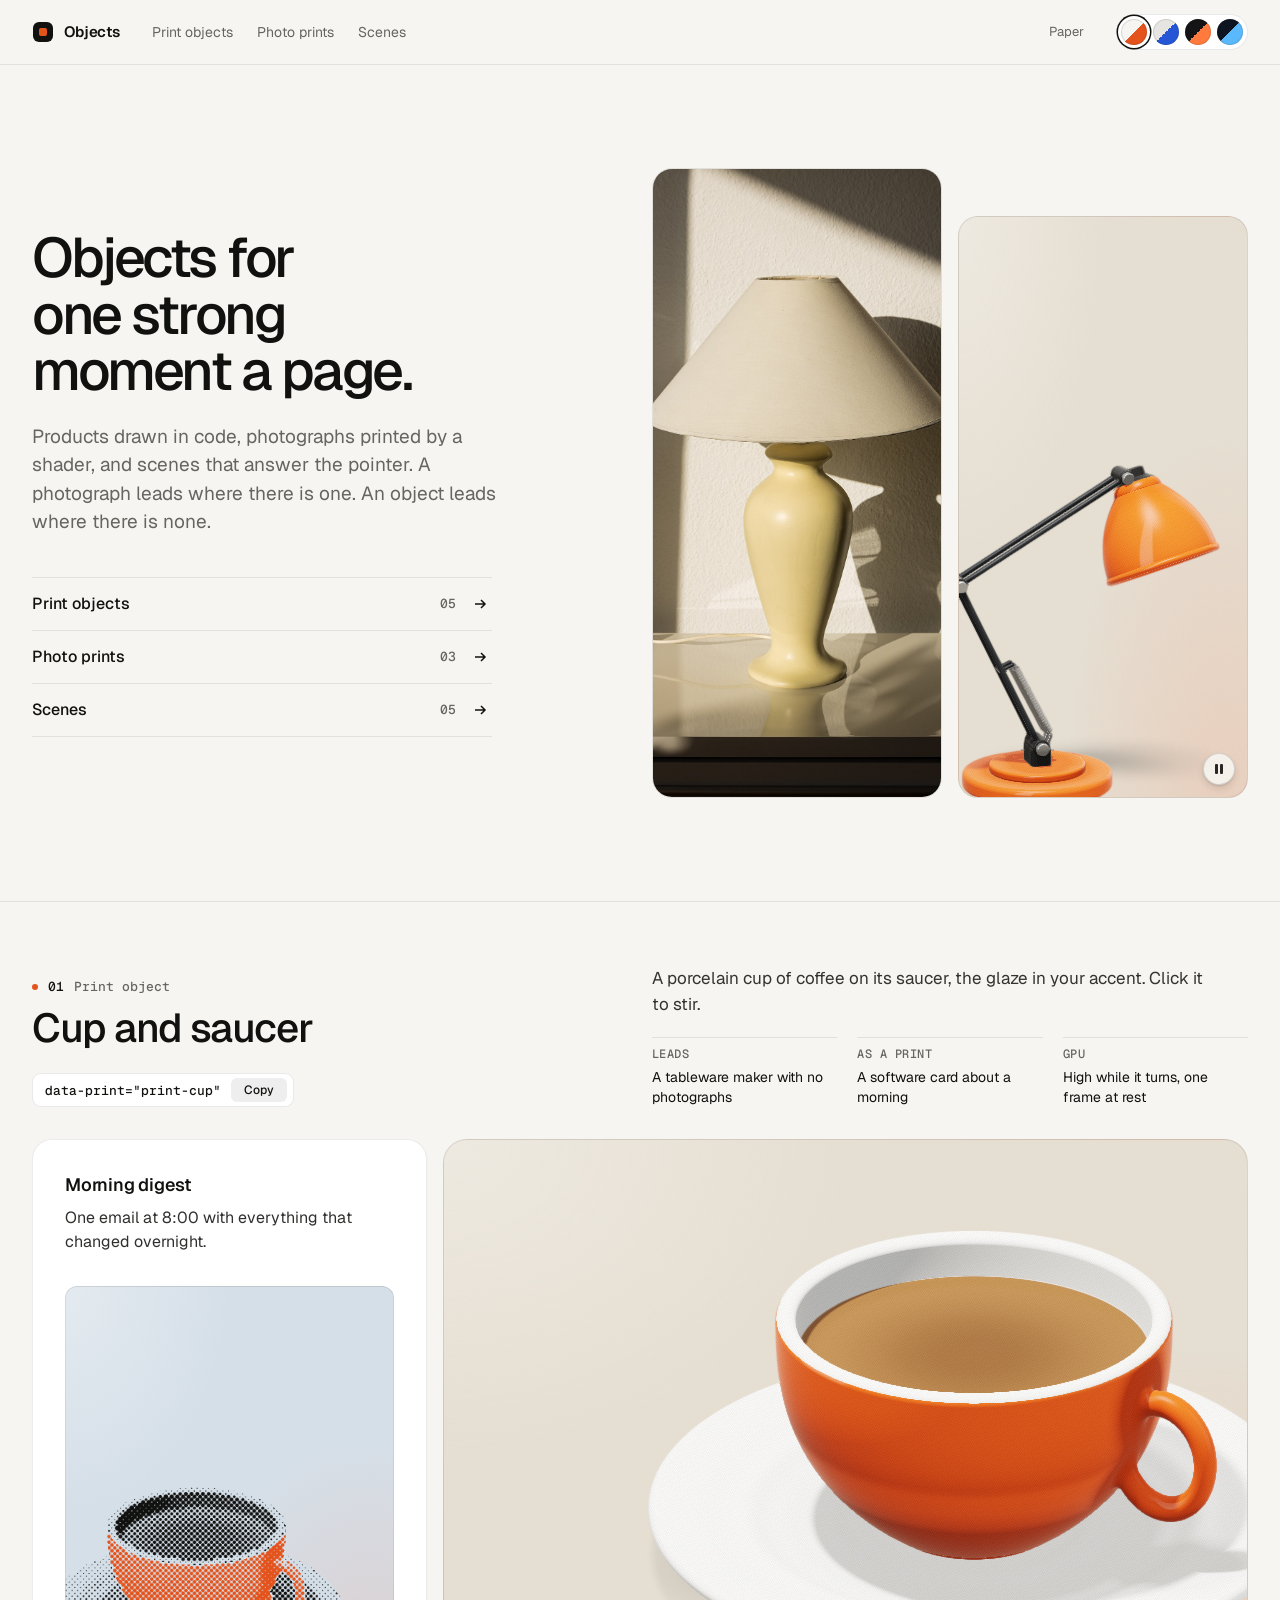
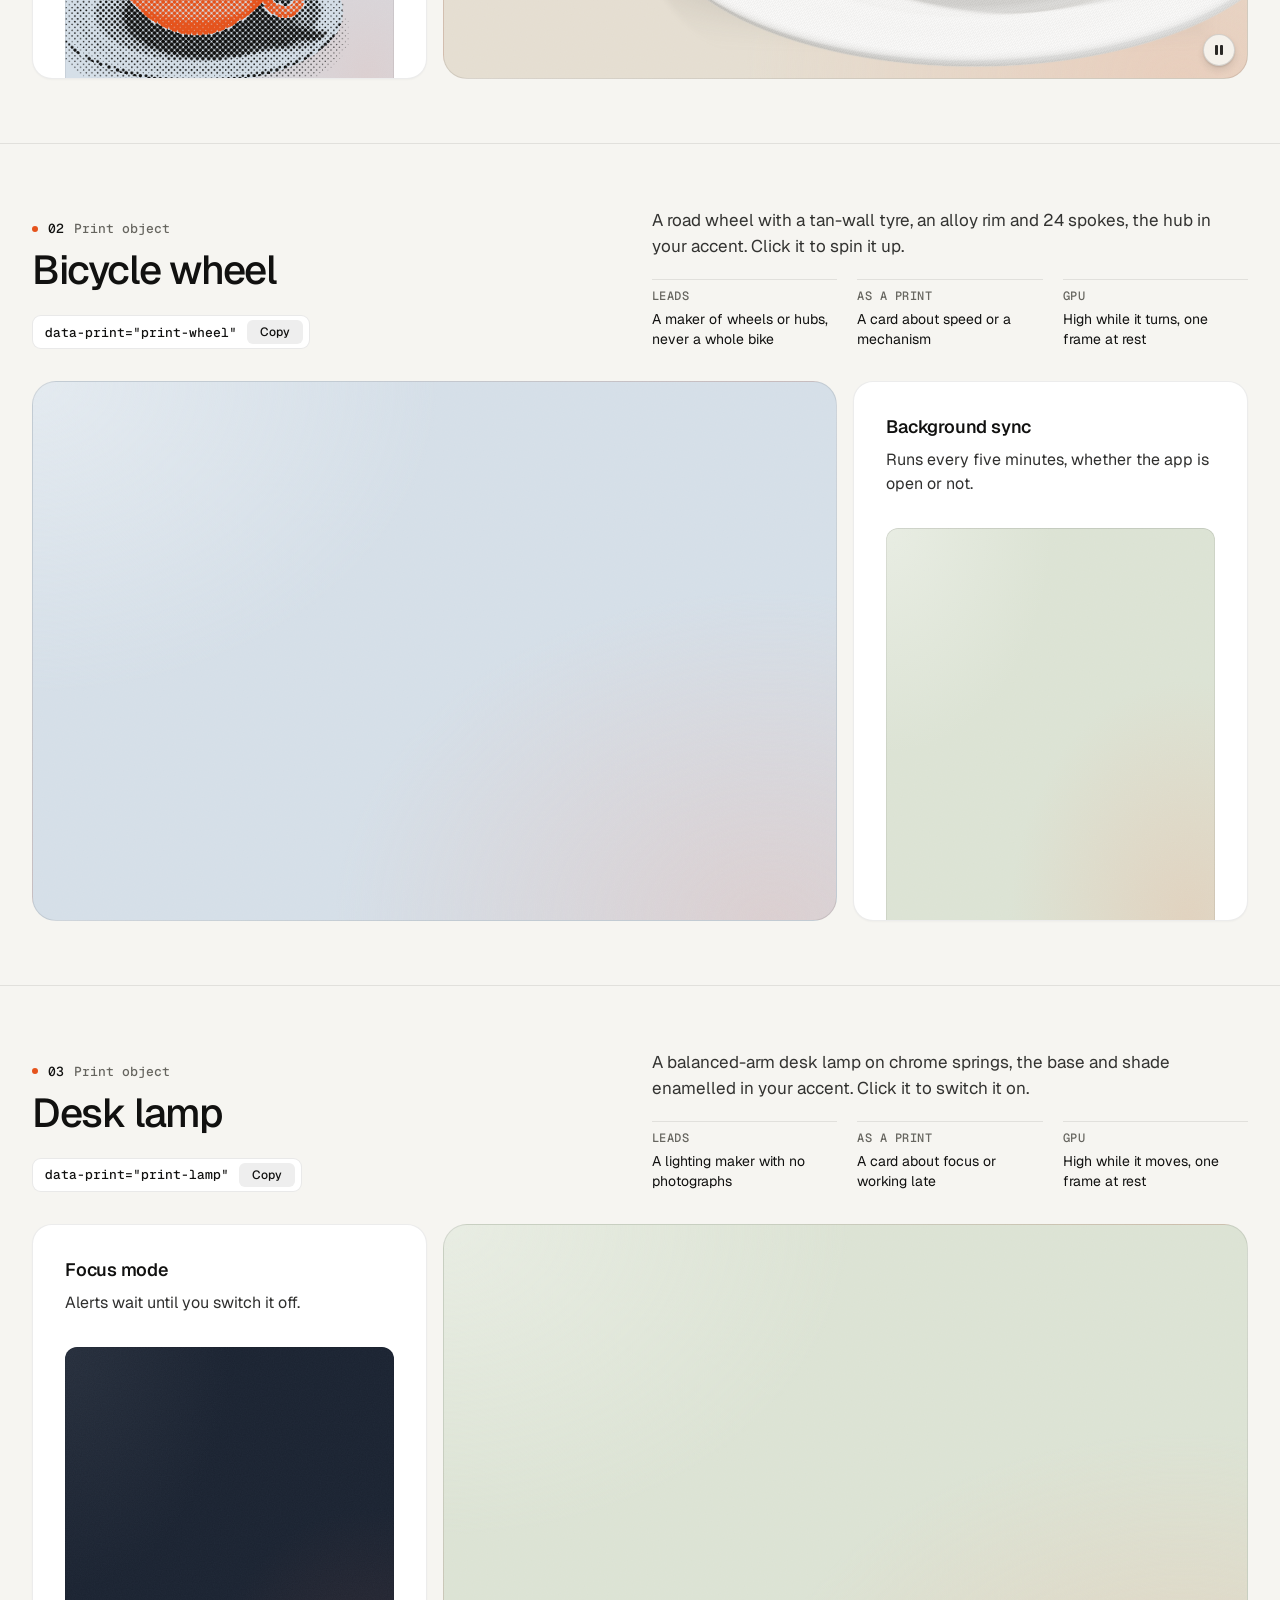
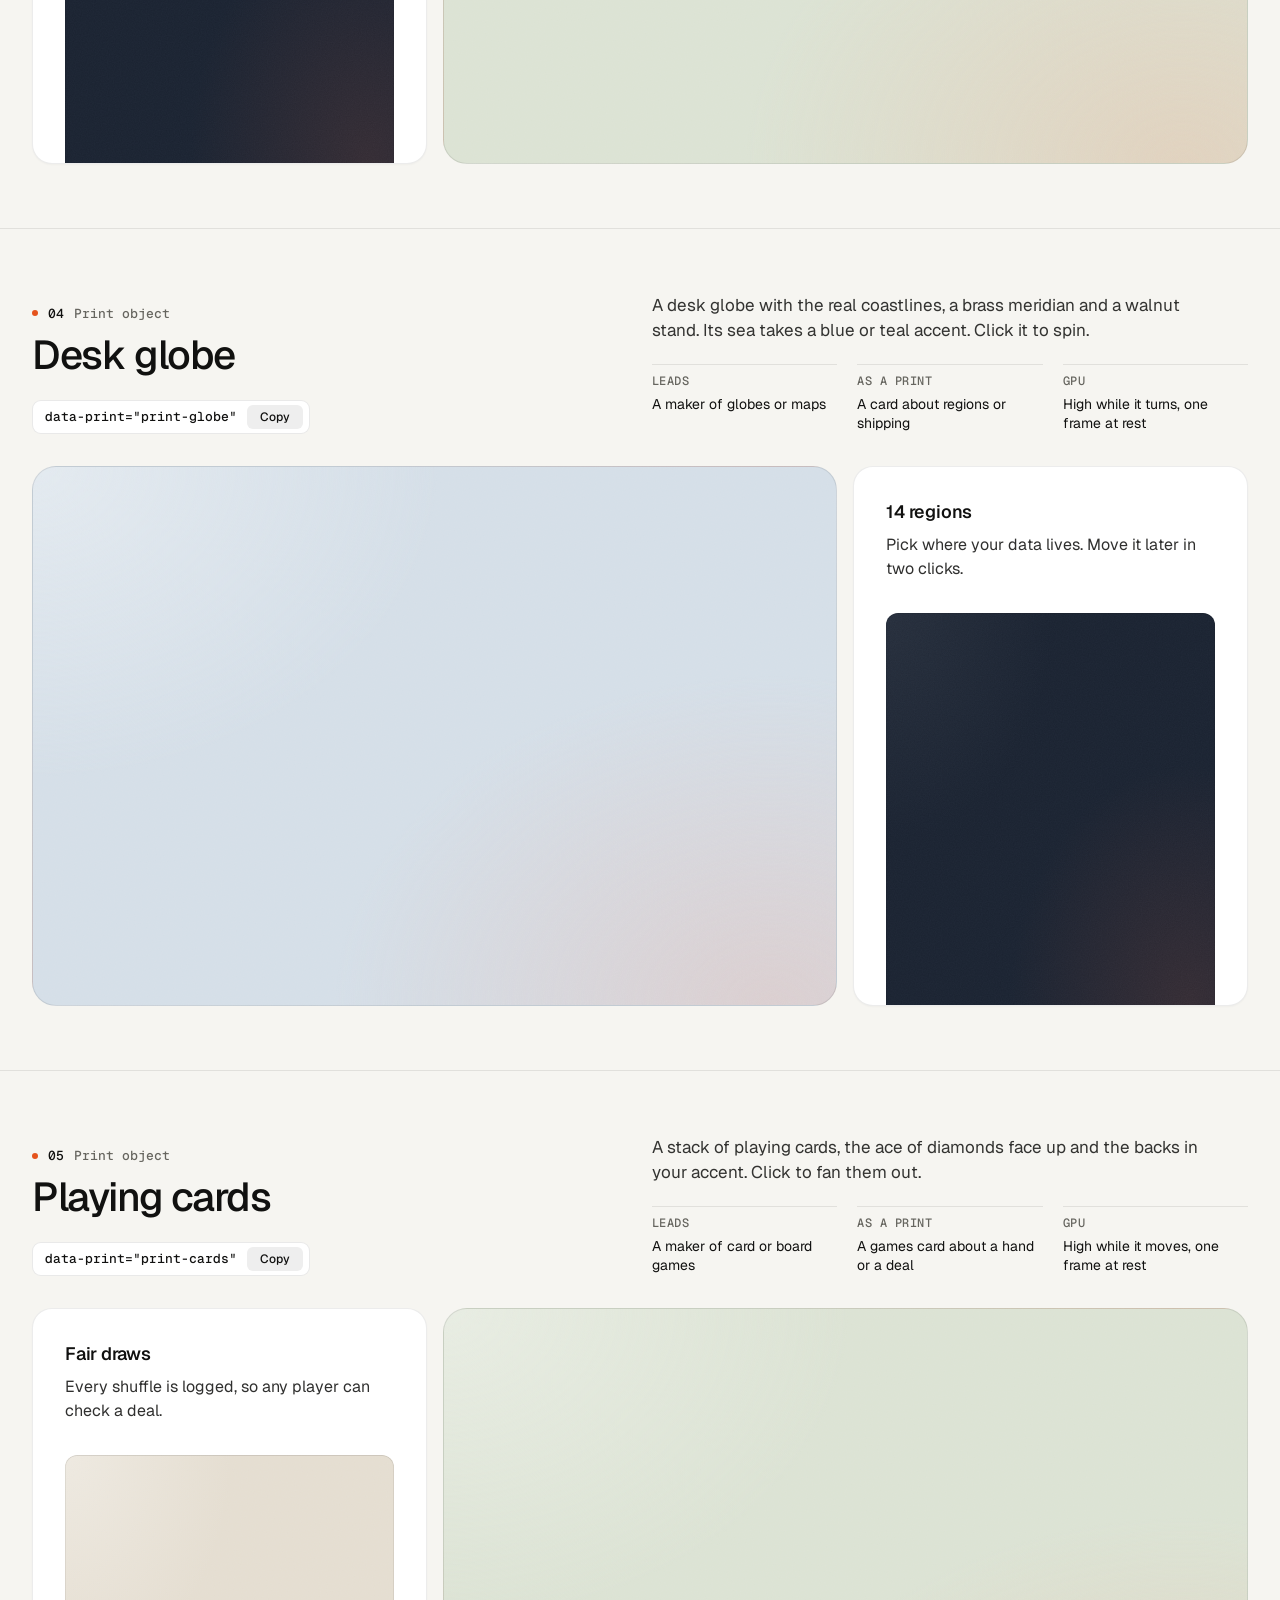
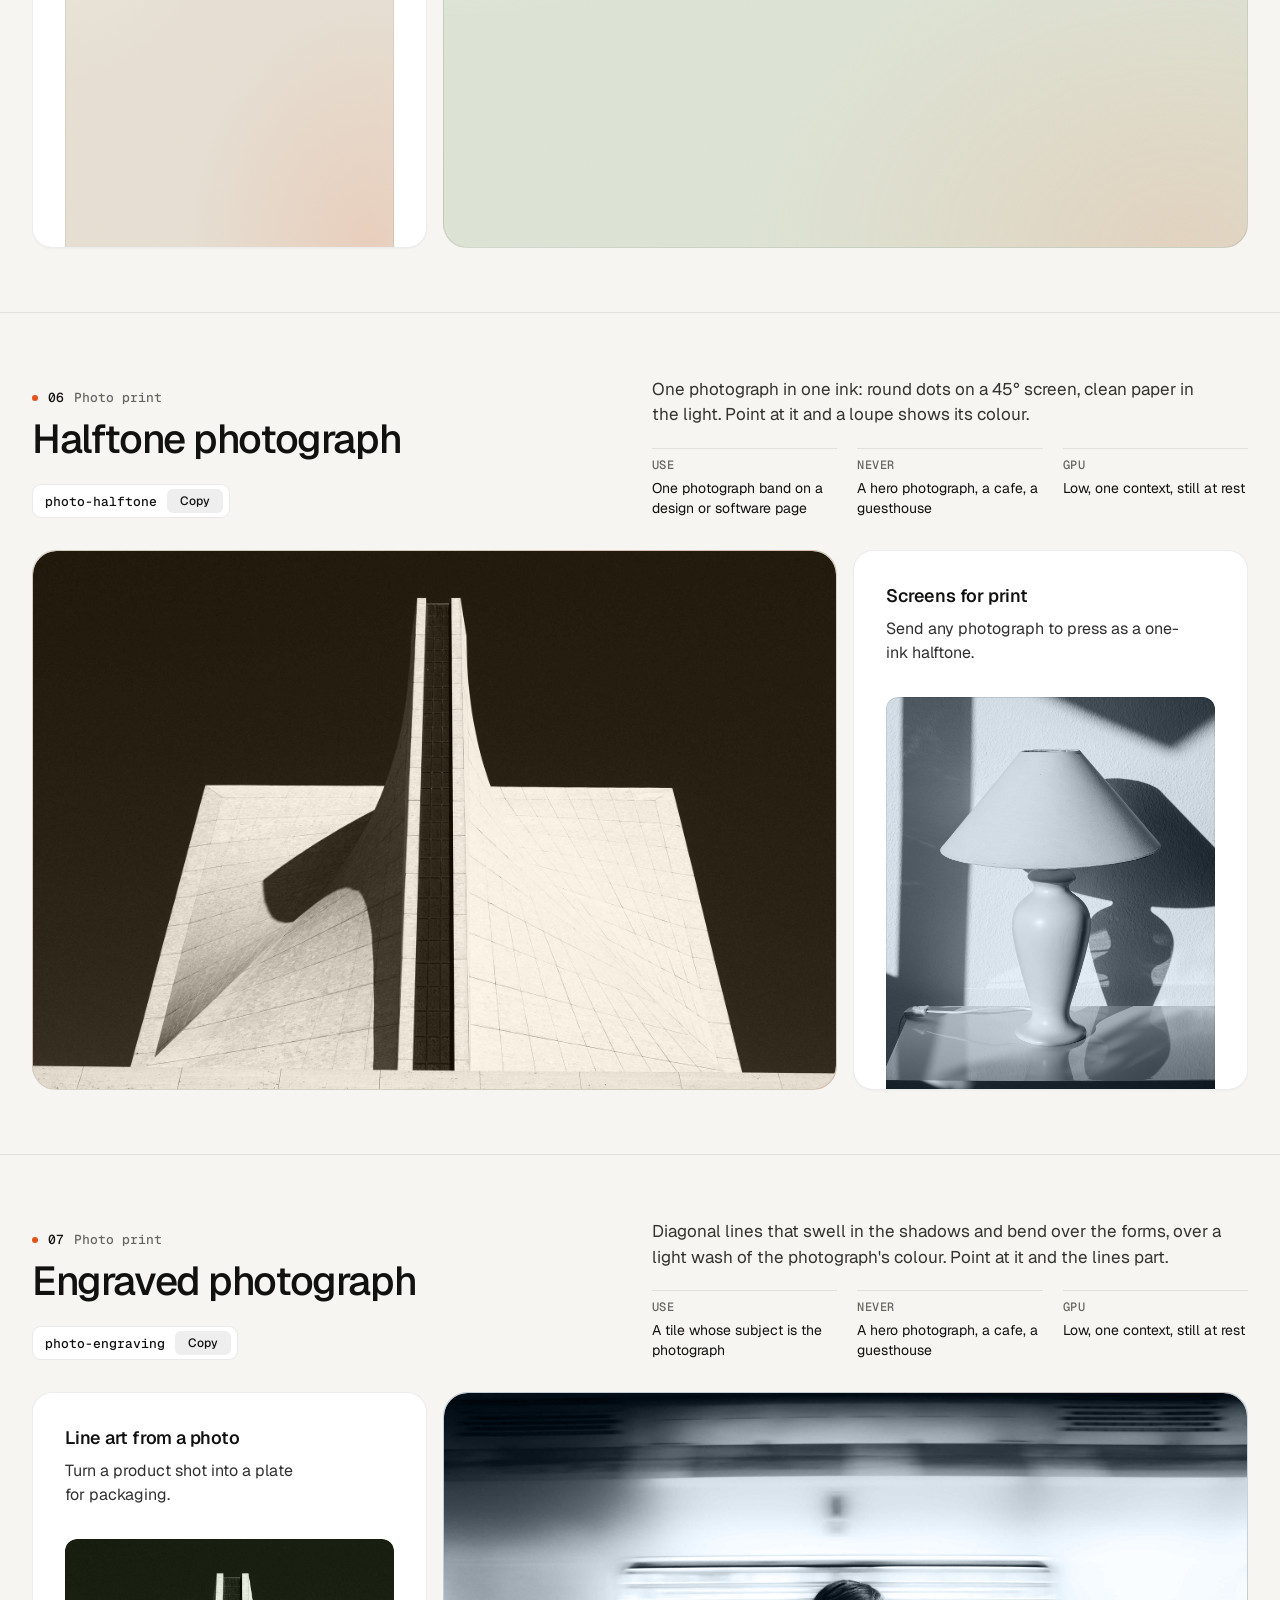
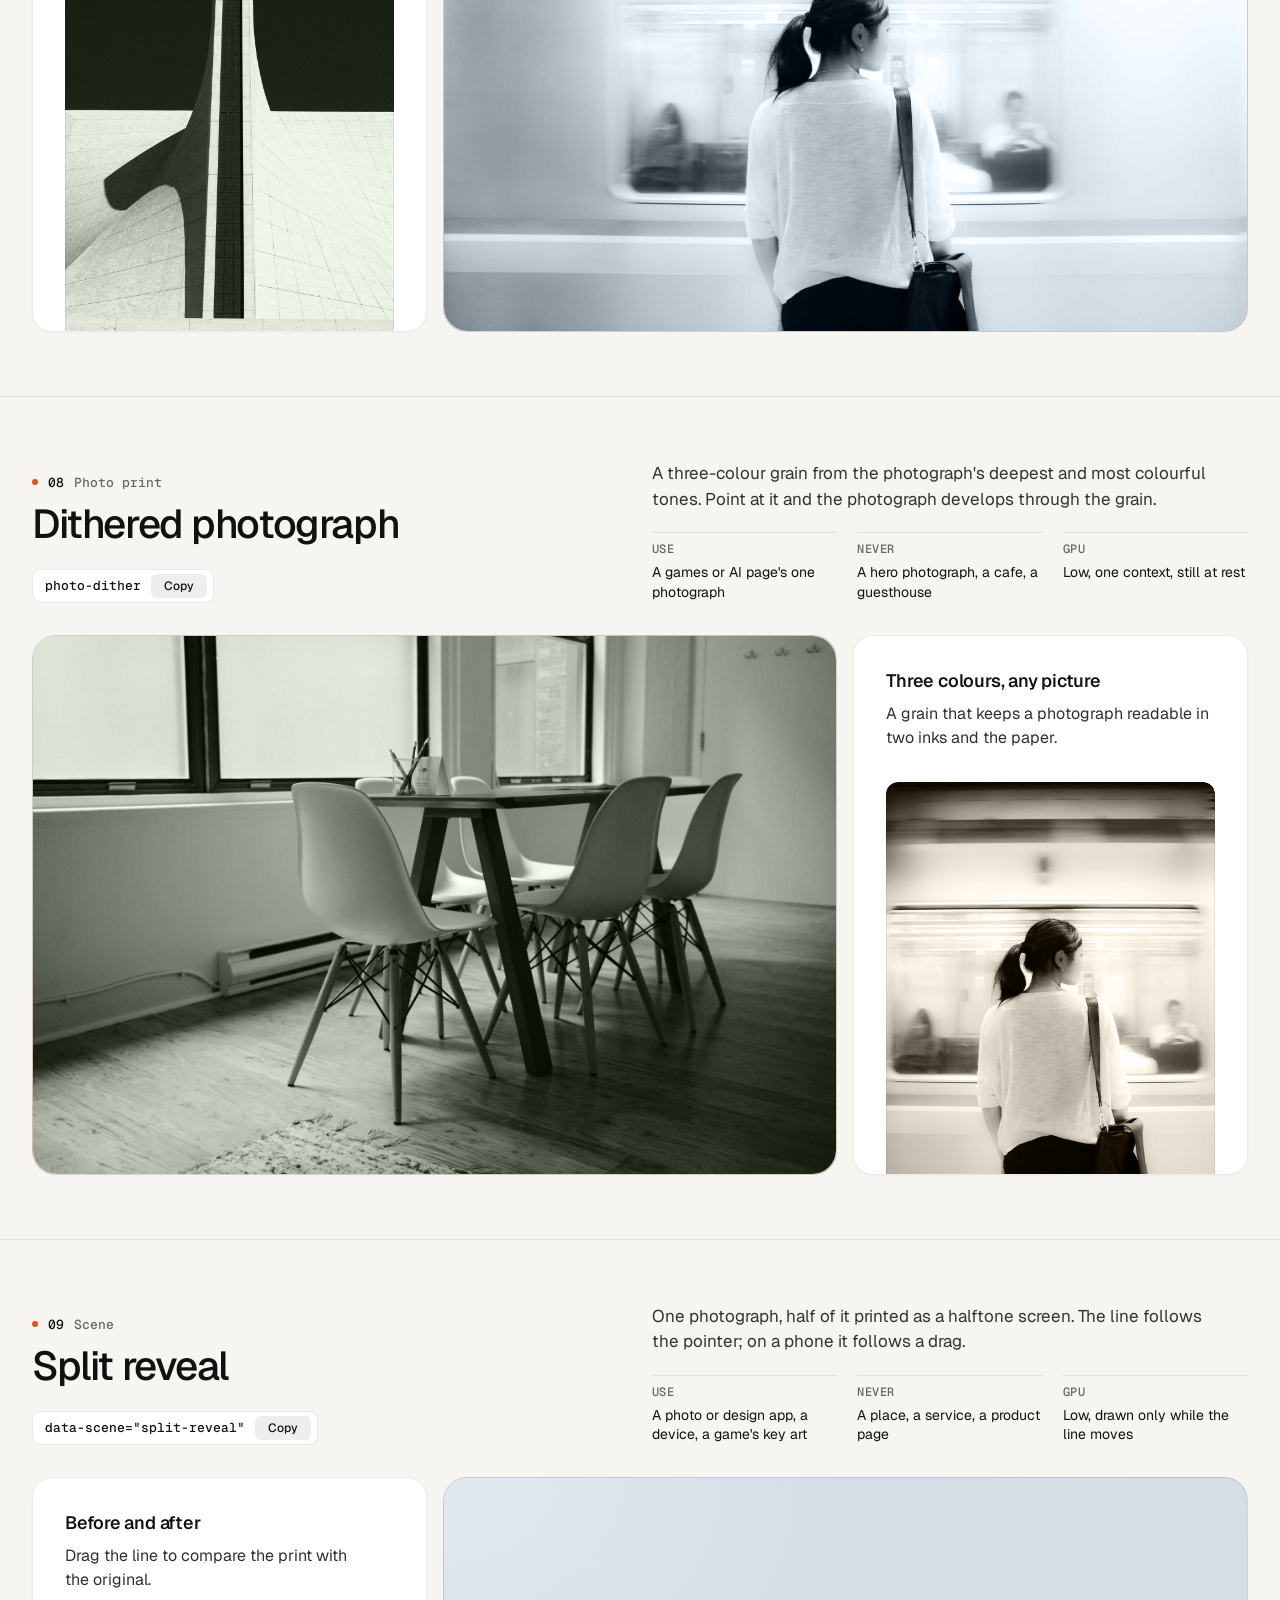
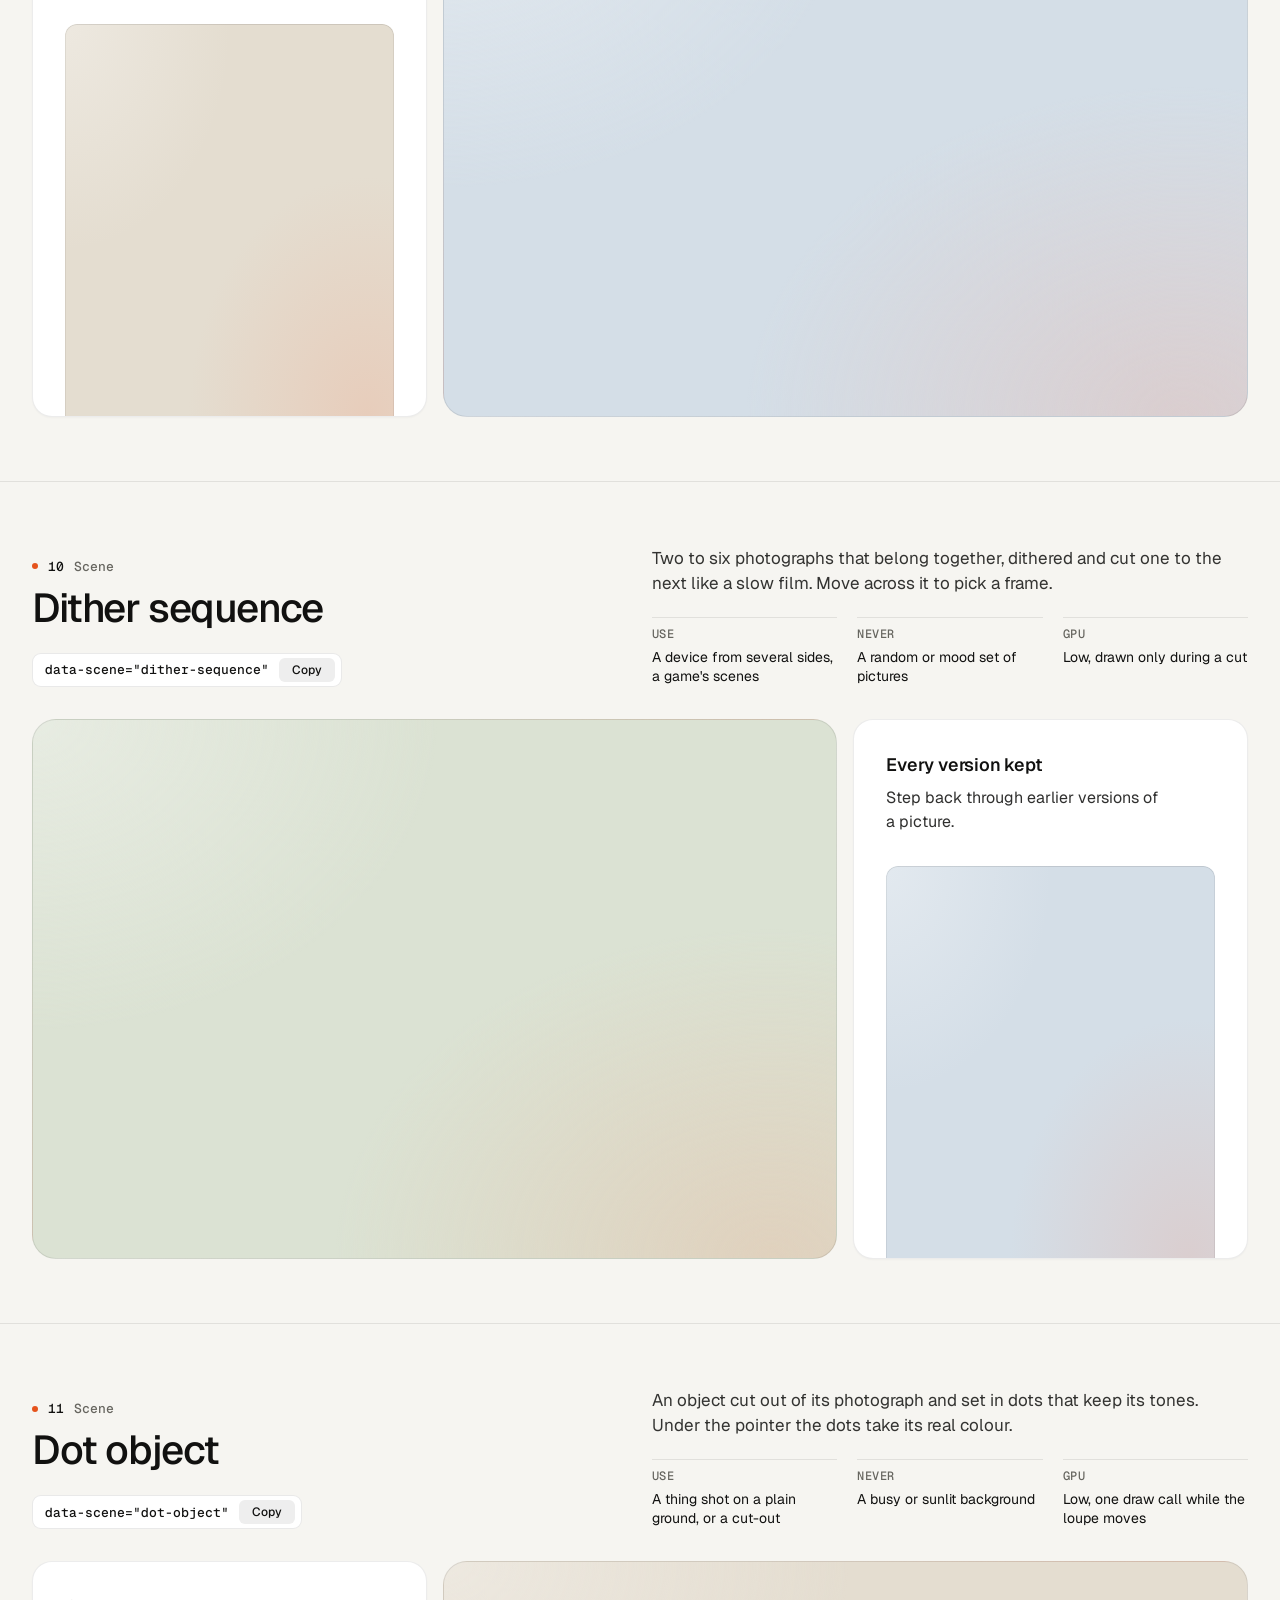
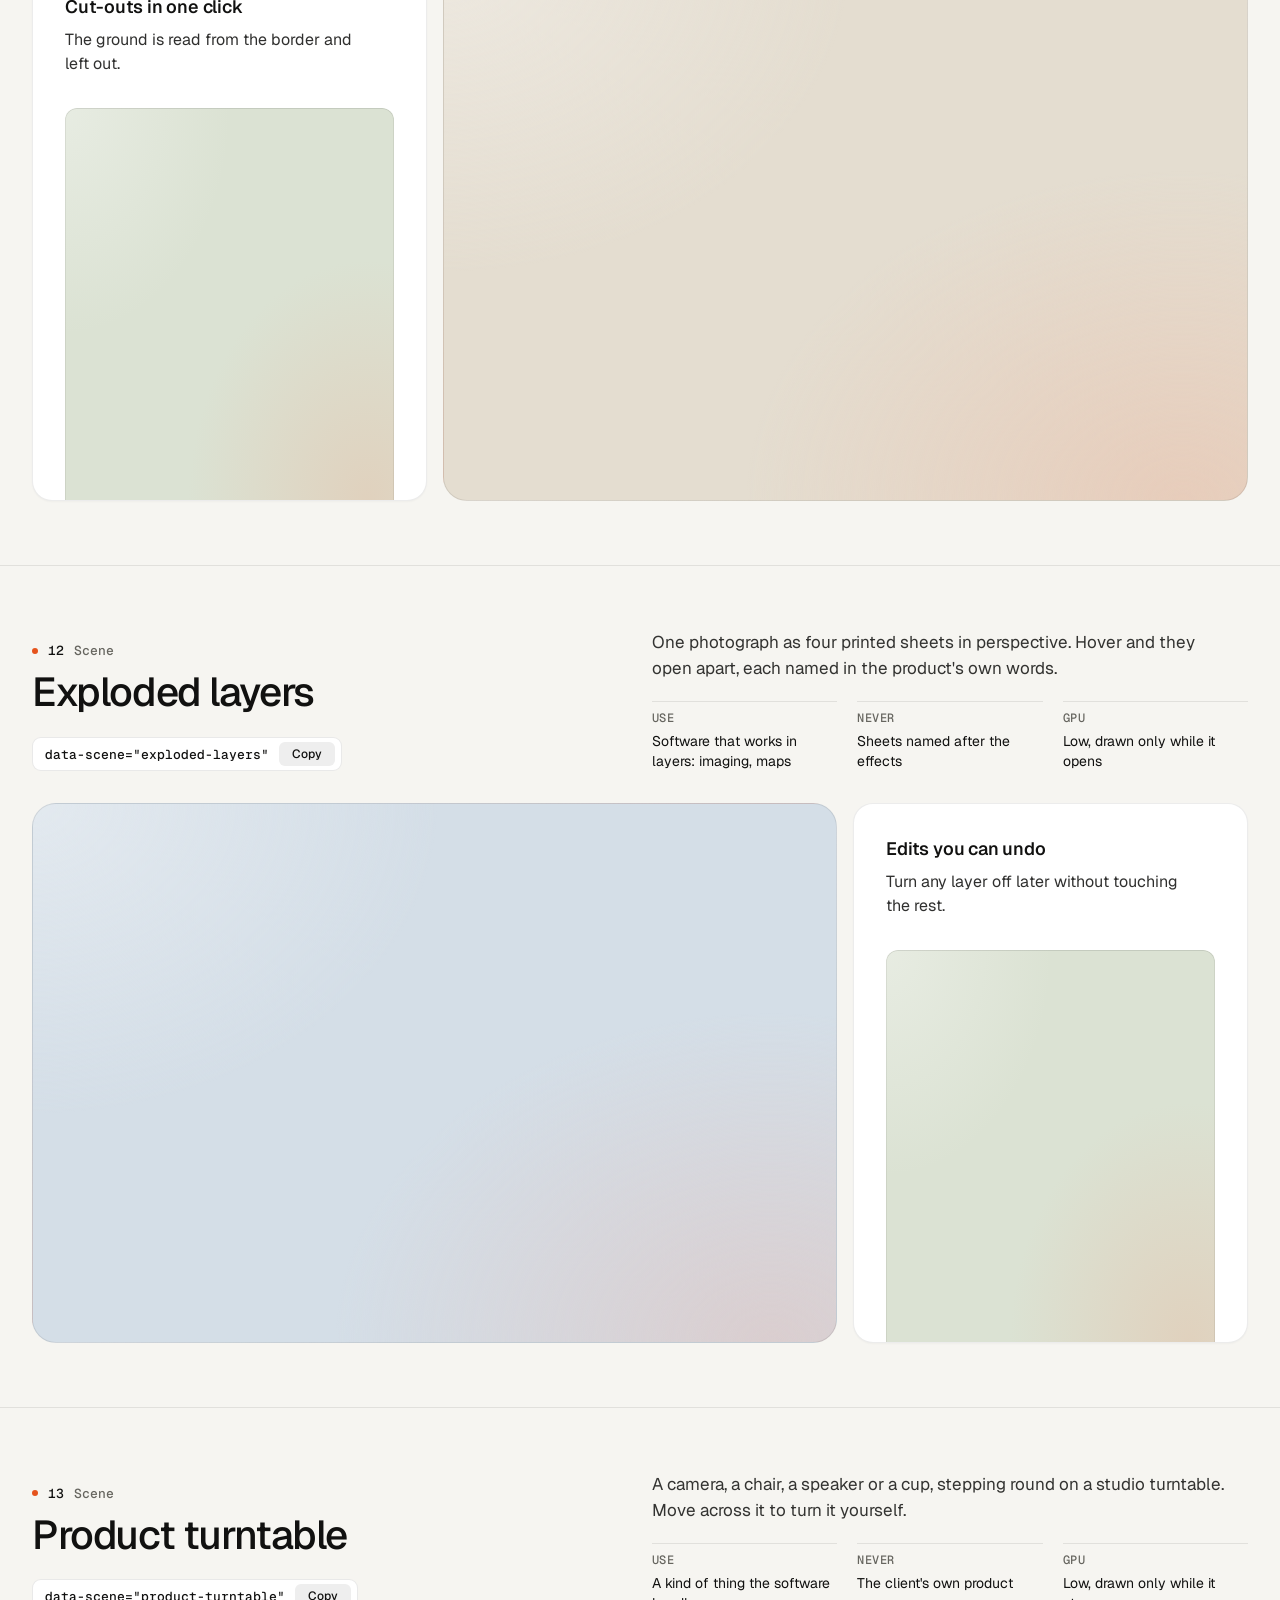
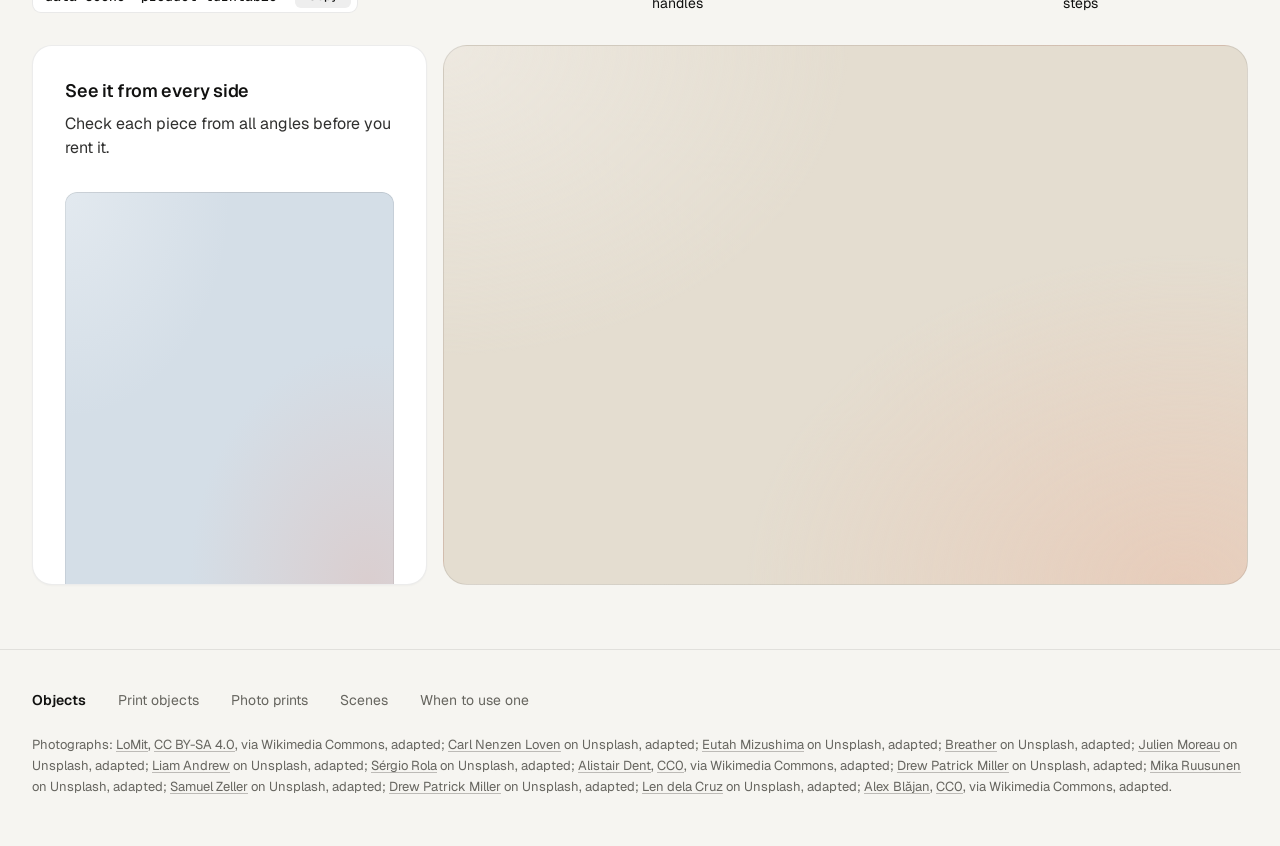
<file: .claude/skills/design-taste-frontend/assets/objects/index.html>
<!doctype html>
<html lang="en" data-palette="paper">
<head>
<script>window.__tpGlMax = 16;   /* a gallery shows many live effects at once; a page of a site keeps the default 4 (fx.js) */</script>
<meta charset="utf-8">
<meta name="viewport" content="width=device-width, initial-scale=1">
<title>Objects</title>
<meta name="description" content="Thirteen objects for one strong moment a page: products drawn in code, photographs printed by a shader, scenes that answer the pointer.">
<link rel="icon" href="data:,">
<link rel="preconnect" href="https://fonts.googleapis.com">
<link rel="preconnect" href="https://fonts.gstatic.com" crossorigin>
<link href="https://fonts.googleapis.com/css2?family=Geist:wght@300..700&family=Geist+Mono:wght@400;500&display=swap" rel="stylesheet">
<link rel="stylesheet" href="../ui/base.css">
<link rel="stylesheet" href="../ui/cards.css">
<style>
  /* palettes: page tokens, four grounds (--g1 sand, --g2 sky, --g3 sage, --g4 deep) and the globe's sea */
  :root {
    --font-text: "Geist", system-ui, sans-serif; --font-mono: "Geist Mono", ui-monospace, monospace;
    --ease: cubic-bezier(.2, .7, .2, 1);
    --gutter: 32px; --max: 1312px;
  }
  [data-palette="paper"] { --bg: #f6f5f1; --card: #ffffff; --surface: #ffffff; --ink: #111110; --muted: #66655f; --accent: #e5531c; --accent-ink: #ffffff;
    --g1: #e4ddd0; --g2: #d4dee7; --g3: #dbe2d3; --g4: #1a2230; --sea: #2f6aa8; --line: rgb(17 17 16 / 0.09); }
  [data-palette="stone"] { --bg: #e6e5e1; --card: #f3f2ef; --surface: #f3f2ef; --ink: #1a1b1d; --muted: #5d5e62; --accent: #2456d6; --accent-ink: #ffffff;
    --g1: #d6d5d0; --g2: #c9d4df; --g3: #dad3c6; --g4: #1d2633; --sea: #2456d6; --line: rgb(26 27 29 / 0.1); }
  [data-palette="graphite"] { --bg: #0b0b0c; --card: #141416; --surface: #141416; --ink: #f2f2ef; --muted: #96979c; --accent: #ff7a3c; --accent-ink: #120c08;
    --g1: #1e1d1b; --g2: #17202a; --g3: #1b201b; --g4: #23262c; --sea: #4f9be0; --line: rgb(242 242 239 / 0.09); }
  [data-palette="night"] { --bg: #070b14; --card: #0e1420; --surface: #0e1420; --ink: #e9edf3; --muted: #8b94a4; --accent: #5ab9fc; --accent-ink: #07101a;
    --g1: #121a29; --g2: #0f2231; --g3: #16202b; --g4: #1b2536; --sea: #5ab9fc; --line: rgb(233 237 243 / 0.09); }

  * { box-sizing: border-box; }
  html { scroll-padding-top: 64px; }
  html, body { margin: 0; }
  body { font-family: var(--font-text); background: var(--bg); color: var(--ink); -webkit-font-smoothing: antialiased; font-size: 16px; line-height: 1.5;
    transition: background-color 320ms var(--ease), color 320ms var(--ease); }
  a { color: inherit; }
  .wrap { max-width: var(--max); margin: 0 auto; padding: 0 var(--gutter); }

  /* ------------------------------------------------ the bar */
  .bar { position: sticky; top: 0; z-index: 30; background: color-mix(in oklab, var(--bg) 84%, transparent); backdrop-filter: blur(16px) saturate(1.2); border-bottom: 1px solid var(--line); }
  .bar__in { height: 64px; display: flex; align-items: center; gap: 32px; }
  .brand { display: inline-flex; align-items: center; gap: 10px; font-weight: 600; font-size: 15px; letter-spacing: -0.01em; text-decoration: none; }
  .brand svg { width: 22px; height: 22px; }
  .brand svg .a { fill: var(--accent); transition: transform 420ms var(--ease); transform-origin: 11px 11px; }
  .brand:hover svg .a { transform: rotate(90deg); }
  .nav { display: flex; gap: 24px; font-size: 14px; }
  .nav a { position: relative; text-decoration: none; color: var(--muted); transition: color 180ms ease; padding: 6px 0; }
  .nav a::after { content: ""; position: absolute; left: 0; right: 0; bottom: 0; height: 1px; background: currentColor; transform: scaleX(0); transform-origin: left; transition: transform 260ms var(--ease); }
  .nav a:hover { color: var(--ink); }
  .nav a:hover::after { transform: scaleX(1); }
  .sp { flex: 1; }
  .swatches { display: flex; align-items: center; gap: 6px; padding: 4px; border-radius: 999px; border: 1px solid var(--line); background: var(--card); }
  .sw { position: relative; width: 26px; height: 26px; border-radius: 50%; border: 0; padding: 0; cursor: pointer; background: linear-gradient(135deg, var(--s-bg) 0 50%, var(--s-ac) 50% 100%);
    box-shadow: inset 0 0 0 1px rgb(0 0 0 / 0.12); transition: transform 200ms var(--ease); }
  .sw::after { content: ""; position: absolute; inset: -3px; border-radius: 50%; box-shadow: 0 0 0 1.5px var(--ink); opacity: 0; transform: scale(0.8); transition: opacity 200ms ease, transform 260ms var(--ease); }
  .sw:hover { transform: scale(1.08); }
  .sw:active { transform: scale(0.94); }
  .sw[aria-pressed="true"]::after { opacity: 1; transform: scale(1); }
  .sw:focus-visible { outline: 2px solid var(--ink); outline-offset: 3px; }
  .sw-label { font-size: 13px; color: var(--muted); min-width: 60px; text-align: right; }

  /* ------------------------------------------------ grounds: a soft lit mesh of the ground's own tone, a fine grain */
  .gr, .card > .panel.gr { --calm-k: 0%; background-color: var(--pg);
    background-image:
      radial-gradient(80% 90% at 92% 100%, color-mix(in oklab, var(--accent) 13%, var(--pg)), transparent 68%),
      radial-gradient(70% 80% at 0% 0%, color-mix(in oklab, var(--lift, #ffffff) var(--lift-k, 34%), var(--pg)), transparent 72%); }
  .gr.dk, [data-palette="graphite"] .gr, [data-palette="night"] .gr { --lift: #ffffff; --lift-k: 6%; }
  .grain { position: absolute; inset: 0; z-index: 0; pointer-events: none; opacity: .32; mix-blend-mode: soft-light; border-radius: inherit;
    background-image: url("data:image/svg+xml;utf8,<svg xmlns='http://www.w3.org/2000/svg' width='160' height='160'><filter id='n'><feTurbulence type='fractalNoise' baseFrequency='.85' numOctaves='2' stitchTiles='stitch'/><feColorMatrix values='0 0 0 0 .5  0 0 0 0 .5  0 0 0 0 .5  0 0 0 .9 0'/></filter><rect width='100%' height='100%' filter='url(%23n)'/></svg>"); }
  .slot { position: absolute; inset: 0; z-index: 1; border-radius: inherit; }
  .slot > .host { position: absolute; inset: 0; border-radius: inherit; overflow: hidden; }

  /* ------------------------------------------------ hero */
  .hero { min-height: calc(100svh - 64px); display: grid; align-items: center; padding: 56px 0; }
  .hero__grid { display: grid; grid-template-columns: repeat(12, minmax(0, 1fr)); gap: 24px; align-items: center; }
  .hero__copy { grid-column: 1 / span 5; }
  .hero h1 { margin: 0; font-size: clamp(44px, 3.4vw + 12px, 72px); line-height: 1.02; letter-spacing: -0.045em; font-weight: 520; text-wrap: balance; }
  .hero__lede { margin: 24px 0 0; font-size: 19px; line-height: 1.5; color: var(--muted); max-width: 40ch; text-wrap: pretty; }
  .index { margin: 40px 0 0; padding: 0; list-style: none; border-top: 1px solid var(--line); max-width: 460px; }
  .index a { display: grid; grid-template-columns: 1fr auto 20px; align-items: center; gap: 16px; padding: 14px 0; border-bottom: 1px solid var(--line); text-decoration: none; font-size: 16px; font-weight: 500; }
  .index a span { font: 500 13px/1 var(--font-mono); color: var(--muted); }
  .index a svg { width: 16px; height: 16px; transition: transform 260ms var(--ease); }
  .index a:hover svg { transform: translateX(4px); }
  .hero__pics { grid-column: 7 / span 6; display: grid; grid-template-columns: 1fr 1fr; gap: 16px; height: min(70svh, 660px); min-height: 440px; }
  .pic { position: relative; overflow: clip; border-radius: 20px; border: 1px solid var(--line); isolation: isolate; }
  .pic img { position: absolute; inset: 0; width: 100%; height: 100%; object-fit: cover; object-position: 50% 42%; display: block; }
  .pic--down { margin-top: 48px; }

  /* ------------------------------------------------ an object, one screen */
  .obj { min-height: calc(100svh - 64px); display: grid; align-content: center; padding: 64px 0; border-top: 1px solid var(--line); }
  .obj__head { display: grid; grid-template-columns: repeat(12, minmax(0, 1fr)); gap: 24px; align-items: end; margin-bottom: 32px; }
  .obj__title { grid-column: 1 / span 5; }
  .obj__n { margin: 0 0 14px; font: 500 13px/1 var(--font-mono); color: var(--muted); display: flex; gap: 10px; align-items: center; }
  .obj__n b { color: var(--ink); font-weight: 500; }
  .obj__n i { width: 6px; height: 6px; border-radius: 50%; background: var(--accent); display: inline-block; }
  .obj h2 { margin: 0; font-size: clamp(34px, 1.9vw + 16px, 52px); line-height: 1.04; letter-spacing: -0.035em; font-weight: 520; text-wrap: balance; }
  .obj__about { grid-column: 7 / span 6; }
  .obj__line { margin: 0; font-size: 17px; line-height: 1.5; color: color-mix(in oklab, var(--ink) 82%, var(--bg)); max-width: 52ch; text-wrap: pretty; }
  .facts { display: grid; grid-template-columns: repeat(3, minmax(0, 1fr)); gap: 20px; margin: 20px 0 0; }
  .facts div { border-top: 1px solid var(--line); padding-top: 10px; }
  .facts dt { font: 500 12px/1 var(--font-mono); color: var(--muted); text-transform: uppercase; letter-spacing: .04em; }
  .facts dd { margin: 8px 0 0; font-size: 14px; line-height: 1.4; }
  .copy { margin-top: 24px; display: inline-flex; align-items: center; gap: 10px; height: 34px; padding: 0 6px 0 12px; border-radius: 9px; border: 1px solid var(--line);
    background: var(--card); color: var(--ink); font: 500 13px/1 var(--font-mono); cursor: pointer; transition: border-color 180ms ease, transform 160ms var(--ease); }
  .copy:hover { border-color: color-mix(in oklab, var(--ink) 24%, transparent); }
  .copy:active { transform: scale(0.97); }
  .copy:focus-visible { outline: 2px solid var(--ink); outline-offset: 2px; }
  .copy em { font-style: normal; display: inline-grid; place-items: center; height: 24px; padding: 0 8px; border-radius: 6px; background: color-mix(in oklab, var(--ink) 7%, transparent); font-family: var(--font-text); font-size: 12px; overflow: hidden; }
  .copy em span { grid-area: 1 / 1; transition: transform 260ms var(--ease), opacity 200ms ease; }
  .copy em span + span { transform: translateY(110%); opacity: 0; }
  .copy.done em span:first-child { transform: translateY(-110%); opacity: 0; }
  .copy.done em span + span { transform: none; opacity: 1; }

  .duo { display: grid; grid-template-columns: repeat(12, minmax(0, 1fr)); gap: 16px; height: clamp(400px, calc(100svh - 360px), 600px); }
  .big { grid-column: 1 / span 8; position: relative; overflow: clip; isolation: isolate; border-radius: 24px; border: 1px solid var(--line); }
  .duo .card { grid-column: 9 / span 4; }
  .obj:nth-of-type(even) .big { grid-column: 5 / span 8; grid-row: 1; }
  .obj:nth-of-type(even) .duo .card { grid-column: 1 / span 4; grid-row: 1; }
  .duo .card > .panel { flex: 1 1 auto; min-height: 0; }

  /* ------------------------------------------------ footer */
  .foot { border-top: 1px solid var(--line); padding: 40px 0 48px; font-size: 14px; color: var(--muted); }
  .foot__row { display: flex; flex-wrap: wrap; gap: 12px 32px; align-items: baseline; }
  .foot__row b { color: var(--ink); font-weight: 600; }
  .foot__row a { text-decoration: none; }
  .foot__row a:hover { color: var(--ink); }
  .credits { margin: 24px 0 0; font-size: 13px; line-height: 1.6; color: var(--muted); }
  .credits a { text-decoration: underline; text-decoration-color: color-mix(in oklab, currentColor 40%, transparent); text-underline-offset: 2px; }

  @media (max-width: 1023px) {
    .hero__copy, .hero__pics { grid-column: 1 / -1; }
    .hero__pics { height: auto; min-height: 0; }
    .pic { aspect-ratio: 3 / 4; }
    .obj__title, .obj__about { grid-column: 1 / -1; }
    .duo { height: auto; grid-template-columns: minmax(0, 1fr); }
    .big, .duo .card, .obj:nth-of-type(even) .big, .obj:nth-of-type(even) .duo .card { grid-column: 1 / -1; grid-row: auto; }
    .big { aspect-ratio: 4 / 3; }
    .duo .card > .panel { flex: none; height: 320px; }
  }
  @media (max-width: 760px) {
    :root { --gutter: 16px; }
    .nav, .sw-label { display: none; }
    .hero { padding: 32px 0 40px; }
    .hero__lede { font-size: 17px; }
    .hero__pics { gap: 10px; }
    .pic { border-radius: 16px; }
    .pic--down { margin-top: 28px; }
    .obj { padding: 72px 0; min-height: 0; }
    .obj .wrap { display: flex; flex-direction: column; }
    .obj__head, .obj__about { display: contents; }
    .obj__title { order: 1; margin-bottom: 16px; }
    .obj__line { order: 2; margin-bottom: 28px; }
    .duo { order: 3; }
    .facts { order: 4; margin-top: 28px; }
    .copy, .index { display: none; }
    .facts { grid-template-columns: minmax(0, 1fr); gap: 0; }
    .facts div { display: grid; grid-template-columns: 96px 1fr; gap: 12px; padding: 10px 0; }
    .facts dd { margin: 0; }
    .big { aspect-ratio: 4 / 5; border-radius: 18px; }
    .duo .card > .panel { height: 300px; }
  }
  @media (prefers-reduced-motion: reduce) { *, *::before, *::after { transition-duration: 0ms !important; } }
</style>
</head>
<body>
<header class="bar">
  <div class="wrap bar__in">
    <a class="brand" href="#top" aria-label="Objects, back to the top">
      <svg viewBox="0 0 22 22" aria-hidden="true"><rect x="1" y="1" width="20" height="20" rx="6" fill="currentColor"/><rect class="a" x="7" y="7" width="8" height="8" rx="2"/></svg>
      Objects
    </a>
    <nav class="nav" aria-label="Families">
      <a href="#print-cup">Print objects</a>
      <a href="#photo-halftone">Photo prints</a>
      <a href="#split-reveal">Scenes</a>
    </nav>
    <span class="sp"></span>
    <span class="sw-label" id="sw-label">Paper</span>
    <div class="swatches" role="group" aria-label="Palette">
      <button type="button" class="sw" data-pal="paper" aria-label="Paper" aria-pressed="true" style="--s-bg:#f6f5f1;--s-ac:#e5531c"></button>
      <button type="button" class="sw" data-pal="stone" aria-label="Stone" aria-pressed="false" style="--s-bg:#e6e5e1;--s-ac:#2456d6"></button>
      <button type="button" class="sw" data-pal="graphite" aria-label="Graphite" aria-pressed="false" style="--s-bg:#141416;--s-ac:#ff7a3c"></button>
      <button type="button" class="sw" data-pal="night" aria-label="Night" aria-pressed="false" style="--s-bg:#0e1420;--s-ac:#5ab9fc"></button>
    </div>
  </div>
</header>

<main id="top">
  <section class="hero">
    <div class="wrap hero__grid">
      <div class="hero__copy">
        <h1>Objects for one strong moment a page.</h1>
        <p class="hero__lede">Products drawn in code, photographs printed by a shader, and scenes that answer the pointer. A photograph leads where there is one. An object leads where there is none.</p>
        <ul class="index">
          <li><a href="#print-cup">Print objects <span>05</span><svg viewBox="0 0 16 16" fill="none" stroke="currentColor" stroke-width="1.5" aria-hidden="true"><path d="M3 8h10M9 4l4 4-4 4"/></svg></a></li>
          <li><a href="#photo-halftone">Photo prints <span>03</span><svg viewBox="0 0 16 16" fill="none" stroke="currentColor" stroke-width="1.5" aria-hidden="true"><path d="M3 8h10M9 4l4 4-4 4"/></svg></a></li>
          <li><a href="#split-reveal">Scenes <span>05</span><svg viewBox="0 0 16 16" fill="none" stroke="currentColor" stroke-width="1.5" aria-hidden="true"><path d="M3 8h10M9 4l4 4-4 4"/></svg></a></li>
        </ul>
      </div>
      <div class="hero__pics">
        <div class="pic"><img src="photo-kit/photos/lamp.jpg" width="1280" height="1757" alt="Cream ceramic table lamp on a glossy side table in low sun" decoding="async"></div>
        <article class="pic pic--down gr" style="--pg: var(--g1)" aria-label="A balanced-arm desk lamp">
          <div class="grain"></div>
          <div class="slot" data-slot='{"kind":"print","id":"print-lamp","place":"card","ground":"g1","params":{"size":1.06,"x":-0.08,"y":-0.2}}'></div>
        </article>
      </div>
    </div>
  </section>

  <!-- ===================================================== print objects -->
  <section class="obj" id="print-cup">
    <div class="wrap">
      <div class="obj__head">
        <div class="obj__title"><p class="obj__n"><i></i><b>01</b> Print object</p><h2>Cup and saucer</h2>
          <button type="button" class="copy" data-copy='<div data-print="print-cup" data-print-place="card"></div>'>data-print="print-cup"<em><span>Copy</span><span>Copied</span></em></button></div>
        <div class="obj__about">
          <p class="obj__line">A porcelain cup of coffee on its saucer, the glaze in your accent. Click it to stir.</p>
          <dl class="facts"><div><dt>Leads</dt><dd>A tableware maker with no photographs</dd></div><div><dt>As a print</dt><dd>A software card about a morning</dd></div><div><dt>GPU</dt><dd>High while it turns, one frame at rest</dd></div></dl>
        </div>
      </div>
      <div class="duo">
        <article class="big gr" style="--pg: var(--g1)"><div class="grain"></div>
          <div class="slot" data-slot='{"kind":"print","id":"print-cup","place":"hero","ground":"g1","params":{"size":0.96,"x":0.16,"y":-0.04}}'></div></article>
        <article class="card"><h3>Morning digest</h3><p>One email at 8:00 with everything that changed overnight.</p>
          <div class="panel gr" style="--pg: var(--g2)"><div class="grain"></div>
            <div class="slot" data-slot='{"kind":"print","id":"print-cup","place":"card","ground":"g2","params":{"effect":"halftone","turn":0}}'></div></div></article>
      </div>
    </div>
  </section>

  <section class="obj" id="print-wheel">
    <div class="wrap">
      <div class="obj__head">
        <div class="obj__title"><p class="obj__n"><i></i><b>02</b> Print object</p><h2>Bicycle wheel</h2>
          <button type="button" class="copy" data-copy='<div data-print="print-wheel" data-print-place="card"></div>'>data-print="print-wheel"<em><span>Copy</span><span>Copied</span></em></button></div>
        <div class="obj__about">
          <p class="obj__line">A road wheel with a tan-wall tyre, an alloy rim and 24 spokes, the hub in your accent. Click it to spin it up.</p>
          <dl class="facts"><div><dt>Leads</dt><dd>A maker of wheels or hubs, never a whole bike</dd></div><div><dt>As a print</dt><dd>A card about speed or a mechanism</dd></div><div><dt>GPU</dt><dd>High while it turns, one frame at rest</dd></div></dl>
        </div>
      </div>
      <div class="duo">
        <article class="big gr" style="--pg: var(--g2)"><div class="grain"></div>
          <div class="slot" data-slot='{"kind":"print","id":"print-wheel","place":"card","ground":"g2","params":{"size":1.34,"x":-0.08,"y":-0.3}}'></div></article>
        <article class="card"><h3>Background sync</h3><p>Runs every five minutes, whether the app is open or not.</p>
          <div class="panel gr" style="--pg: var(--g3)"><div class="grain"></div>
            <div class="slot" data-slot='{"kind":"print","id":"print-wheel","place":"card","ground":"g3","params":{"effect":"halftone","turn":0}}'></div></div></article>
      </div>
    </div>
  </section>

  <section class="obj" id="print-lamp">
    <div class="wrap">
      <div class="obj__head">
        <div class="obj__title"><p class="obj__n"><i></i><b>03</b> Print object</p><h2>Desk lamp</h2>
          <button type="button" class="copy" data-copy='<div data-print="print-lamp" data-print-place="card"></div>'>data-print="print-lamp"<em><span>Copy</span><span>Copied</span></em></button></div>
        <div class="obj__about">
          <p class="obj__line">A balanced-arm desk lamp on chrome springs, the base and shade enamelled in your accent. Click it to switch it on.</p>
          <dl class="facts"><div><dt>Leads</dt><dd>A lighting maker with no photographs</dd></div><div><dt>As a print</dt><dd>A card about focus or working late</dd></div><div><dt>GPU</dt><dd>High while it moves, one frame at rest</dd></div></dl>
        </div>
      </div>
      <div class="duo">
        <article class="big gr" style="--pg: var(--g3)"><div class="grain"></div>
          <div class="slot" data-slot='{"kind":"print","id":"print-lamp","place":"hero","ground":"g3","params":{"size":0.98,"x":0.14,"y":-0.06,"angle":-24}}'></div></article>
        <article class="card"><h3>Focus mode</h3><p>Alerts wait until you switch it off.</p>
          <div class="panel gr dk" style="--pg: var(--g4)"><div class="grain"></div>
            <div class="slot" data-slot='{"kind":"print","id":"print-lamp","place":"card","ground":"g4","params":{"effect":"dither","step":1,"turn":0}}' aria-label="A desk lamp, switched on"></div></div></article>
      </div>
    </div>
  </section>

  <section class="obj" id="print-globe">
    <div class="wrap">
      <div class="obj__head">
        <div class="obj__title"><p class="obj__n"><i></i><b>04</b> Print object</p><h2>Desk globe</h2>
          <button type="button" class="copy" data-copy='<div data-print="print-globe" data-print-place="card" data-print-params=&apos;{"effect":"engrave"}&apos;></div>'>data-print="print-globe"<em><span>Copy</span><span>Copied</span></em></button></div>
        <div class="obj__about">
          <p class="obj__line">A desk globe with the real coastlines, a brass meridian and a walnut stand. Its sea takes a blue or teal accent. Click it to spin.</p>
          <dl class="facts"><div><dt>Leads</dt><dd>A maker of globes or maps</dd></div><div><dt>As a print</dt><dd>A card about regions or shipping</dd></div><div><dt>GPU</dt><dd>High while it turns, one frame at rest</dd></div></dl>
        </div>
      </div>
      <div class="duo">
        <article class="big gr" style="--pg: var(--g2)"><div class="grain"></div>
          <div class="slot" data-slot='{"kind":"print","id":"print-globe","place":"card","ground":"g2","sea":true,"params":{"size":1.3,"x":-0.1,"y":-0.3}}'></div></article>
        <article class="card"><h3>14 regions</h3><p>Pick where your data lives. Move it later in two clicks.</p>
          <div class="panel gr dk" style="--pg: var(--g4)"><div class="grain"></div>
            <div class="slot" data-slot='{"kind":"print","id":"print-globe","place":"card","ground":"g4","sea":true,"params":{"effect":"engrave","turn":0}}'></div></div></article>
      </div>
    </div>
  </section>

  <section class="obj" id="print-cards">
    <div class="wrap">
      <div class="obj__head">
        <div class="obj__title"><p class="obj__n"><i></i><b>05</b> Print object</p><h2>Playing cards</h2>
          <button type="button" class="copy" data-copy='<div data-print="print-cards" data-print-place="card"></div>'>data-print="print-cards"<em><span>Copy</span><span>Copied</span></em></button></div>
        <div class="obj__about">
          <p class="obj__line">A stack of playing cards, the ace of diamonds face up and the backs in your accent. Click to fan them out.</p>
          <dl class="facts"><div><dt>Leads</dt><dd>A maker of card or board games</dd></div><div><dt>As a print</dt><dd>A games card about a hand or a deal</dd></div><div><dt>GPU</dt><dd>High while it moves, one frame at rest</dd></div></dl>
        </div>
      </div>
      <div class="duo">
        <article class="big gr" style="--pg: var(--g3)"><div class="grain"></div>
          <div class="slot" data-slot='{"kind":"print","id":"print-cards","place":"hero","ground":"g3","params":{"size":0.98,"x":0.16,"y":-0.04}}'></div></article>
        <article class="card"><h3>Fair draws</h3><p>Every shuffle is logged, so any player can check a deal.</p>
          <div class="panel gr" style="--pg: var(--g1)"><div class="grain"></div>
            <div class="slot" data-slot='{"kind":"print","id":"print-cards","place":"card","ground":"g1","params":{"effect":"halftone","turn":0}}'></div></div></article>
      </div>
    </div>
  </section>

  <!-- ===================================================== photo prints -->
  <section class="obj" id="photo-halftone">
    <div class="wrap">
      <div class="obj__head">
        <div class="obj__title"><p class="obj__n"><i></i><b>06</b> Photo print</p><h2>Halftone photograph</h2>
          <button type="button" class="copy" data-copy="import print from './assets/objects/photo-halftone/object.js'; print.mount(frame, { palette: fx.readPalette(frame) });">photo-halftone<em><span>Copy</span><span>Copied</span></em></button></div>
        <div class="obj__about">
          <p class="obj__line">One photograph in one ink: round dots on a 45° screen, clean paper in the light. Point at it and a loupe shows its colour.</p>
          <dl class="facts"><div><dt>Use</dt><dd>One photograph band on a design or software page</dd></div><div><dt>Never</dt><dd>A hero photograph, a cafe, a guesthouse</dd></div><div><dt>GPU</dt><dd>Low, one context, still at rest</dd></div></dl>
        </div>
      </div>
      <div class="duo">
        <article class="big gr" style="--pg: var(--g1)">
          <div class="slot" data-slot='{"kind":"photo","id":"photo-halftone","ground":"g1","photo":"concrete"}'></div></article>
        <article class="card"><h3>Screens for print</h3><p>Send any photograph to press as a one-ink halftone.</p>
          <div class="panel gr" style="--pg: var(--g2)">
            <div class="slot" data-slot='{"kind":"photo","id":"photo-halftone","ground":"g2","photo":"lamp","params":{"tint":1}}'></div></div></article>
      </div>
    </div>
  </section>

  <section class="obj" id="photo-engraving">
    <div class="wrap">
      <div class="obj__head">
        <div class="obj__title"><p class="obj__n"><i></i><b>07</b> Photo print</p><h2>Engraved photograph</h2>
          <button type="button" class="copy" data-copy="import print from './assets/objects/photo-engraving/object.js'; print.mount(frame, { palette: fx.readPalette(frame) });">photo-engraving<em><span>Copy</span><span>Copied</span></em></button></div>
        <div class="obj__about">
          <p class="obj__line">Diagonal lines that swell in the shadows and bend over the forms, over a light wash of the photograph's colour. Point at it and the lines part.</p>
          <dl class="facts"><div><dt>Use</dt><dd>A tile whose subject is the photograph</dd></div><div><dt>Never</dt><dd>A hero photograph, a cafe, a guesthouse</dd></div><div><dt>GPU</dt><dd>Low, one context, still at rest</dd></div></dl>
        </div>
      </div>
      <div class="duo">
        <article class="big gr" style="--pg: var(--g2)">
          <div class="slot" data-slot='{"kind":"photo","id":"photo-engraving","ground":"g2","photo":"platform","photoDark":"concrete"}'></div></article>
        <article class="card"><h3>Line art from a photo</h3><p>Turn a product shot into a plate for packaging.</p>
          <div class="panel gr" style="--pg: var(--g3)">
            <div class="slot" data-slot='{"kind":"photo","id":"photo-engraving","ground":"g3","photo":"concrete","photoDark":"room"}'></div></div></article>
      </div>
    </div>
  </section>

  <section class="obj" id="photo-dither">
    <div class="wrap">
      <div class="obj__head">
        <div class="obj__title"><p class="obj__n"><i></i><b>08</b> Photo print</p><h2>Dithered photograph</h2>
          <button type="button" class="copy" data-copy="import print from './assets/objects/photo-dither/object.js'; print.mount(frame, { palette: fx.readPalette(frame) });">photo-dither<em><span>Copy</span><span>Copied</span></em></button></div>
        <div class="obj__about">
          <p class="obj__line">A three-colour grain from the photograph's deepest and most colourful tones. Point at it and the photograph develops through the grain.</p>
          <dl class="facts"><div><dt>Use</dt><dd>A games or AI page's one photograph</dd></div><div><dt>Never</dt><dd>A hero photograph, a cafe, a guesthouse</dd></div><div><dt>GPU</dt><dd>Low, one context, still at rest</dd></div></dl>
        </div>
      </div>
      <div class="duo">
        <article class="big gr" style="--pg: var(--g3)">
          <div class="slot" data-slot='{"kind":"photo","id":"photo-dither","ground":"g3","photo":"room"}'></div></article>
        <article class="card"><h3>Three colours, any picture</h3><p>A grain that keeps a photograph readable in two inks and the paper.</p>
          <div class="panel gr" style="--pg: var(--g1)">
            <div class="slot" data-slot='{"kind":"photo","id":"photo-dither","ground":"g1","photo":"platform"}'></div></div></article>
      </div>
    </div>
  </section>

  <!-- ===================================================== scenes -->
  <section class="obj" id="split-reveal">
    <div class="wrap">
      <div class="obj__head">
        <div class="obj__title"><p class="obj__n"><i></i><b>09</b> Scene</p><h2>Split reveal</h2>
          <button type="button" class="copy" data-copy='<div data-scene="split-reveal" data-scene-src="assets/img/photo.jpg"></div>'>data-scene="split-reveal"<em><span>Copy</span><span>Copied</span></em></button></div>
        <div class="obj__about">
          <p class="obj__line">One photograph, half of it printed as a halftone screen. The line follows the pointer; on a phone it follows a drag.</p>
          <dl class="facts"><div><dt>Use</dt><dd>A photo or design app, a device, a game's key art</dd></div><div><dt>Never</dt><dd>A place, a service, a product page</dd></div><div><dt>GPU</dt><dd>Low, drawn only while the line moves</dd></div></dl>
        </div>
      </div>
      <div class="duo">
        <article class="big gr" style="--pg: var(--g2)">
          <div class="slot" data-slot='{"kind":"scene","id":"split-reveal","ground":"g2","src":"default"}'></div></article>
        <article class="card"><h3>Before and after</h3><p>Drag the line to compare the print with the original.</p>
          <div class="panel gr" style="--pg: var(--g1)">
            <div class="slot" data-slot='{"kind":"scene","id":"split-reveal","ground":"g1","src":"roof","params":{"side":"right","split":0.42}}'></div></div></article>
      </div>
    </div>
  </section>

  <section class="obj" id="dither-sequence">
    <div class="wrap">
      <div class="obj__head">
        <div class="obj__title"><p class="obj__n"><i></i><b>10</b> Scene</p><h2>Dither sequence</h2>
          <button type="button" class="copy" data-copy='<div data-scene="dither-sequence" data-scene-src=&apos;[{"src":"a.jpg"},{"src":"b.jpg"}]&apos;></div>'>data-scene="dither-sequence"<em><span>Copy</span><span>Copied</span></em></button></div>
        <div class="obj__about">
          <p class="obj__line">Two to six photographs that belong together, dithered and cut one to the next like a slow film. Move across it to pick a frame.</p>
          <dl class="facts"><div><dt>Use</dt><dd>A device from several sides, a game's scenes</dd></div><div><dt>Never</dt><dd>A random or mood set of pictures</dd></div><div><dt>GPU</dt><dd>Low, drawn only during a cut</dd></div></dl>
        </div>
      </div>
      <div class="duo">
        <article class="big gr" style="--pg: var(--g3)">
          <div class="slot" data-slot='{"kind":"scene","id":"dither-sequence","ground":"g3","src":"default"}'></div></article>
        <article class="card"><h3>Every version kept</h3><p>Step back through earlier versions of a picture.</p>
          <div class="panel gr" style="--pg: var(--g2)">
            <div class="slot" data-slot='{"kind":"scene","id":"dither-sequence","ground":"g2","src":"spirals","params":{"fit":"contain","autoplay":0}}'></div></div></article>
      </div>
    </div>
  </section>

  <section class="obj" id="dot-object">
    <div class="wrap">
      <div class="obj__head">
        <div class="obj__title"><p class="obj__n"><i></i><b>11</b> Scene</p><h2>Dot object</h2>
          <button type="button" class="copy" data-copy='<div data-scene="dot-object" data-scene-src="assets/img/object-on-white.jpg"></div>'>data-scene="dot-object"<em><span>Copy</span><span>Copied</span></em></button></div>
        <div class="obj__about">
          <p class="obj__line">An object cut out of its photograph and set in dots that keep its tones. Under the pointer the dots take its real colour.</p>
          <dl class="facts"><div><dt>Use</dt><dd>A thing shot on a plain ground, or a cut-out</dd></div><div><dt>Never</dt><dd>A busy or sunlit background</dd></div><div><dt>GPU</dt><dd>Low, one draw call while the loupe moves</dd></div></dl>
        </div>
      </div>
      <div class="duo">
        <article class="big gr" style="--pg: var(--g1)">
          <div class="slot" data-slot='{"kind":"scene","id":"dot-object","ground":"g1","src":"default"}'></div></article>
        <article class="card"><h3>Cut-outs in one click</h3><p>The ground is read from the border and left out.</p>
          <div class="panel gr" style="--pg: var(--g3)">
            <div class="slot" data-slot='{"kind":"scene","id":"dot-object","ground":"g3","src":"dahlia"}'></div></div></article>
      </div>
    </div>
  </section>

  <section class="obj" id="exploded-layers">
    <div class="wrap">
      <div class="obj__head">
        <div class="obj__title"><p class="obj__n"><i></i><b>12</b> Scene</p><h2>Exploded layers</h2>
          <button type="button" class="copy" data-copy='<div data-scene="exploded-layers" data-scene-src="assets/img/photo.jpg" data-scene-params=&apos;{"names":["Photo","Colour","Light","Depth"]}&apos;></div>'>data-scene="exploded-layers"<em><span>Copy</span><span>Copied</span></em></button></div>
        <div class="obj__about">
          <p class="obj__line">One photograph as four printed sheets in perspective. Hover and they open apart, each named in the product's own words.</p>
          <dl class="facts"><div><dt>Use</dt><dd>Software that works in layers: imaging, maps</dd></div><div><dt>Never</dt><dd>Sheets named after the effects</dd></div><div><dt>GPU</dt><dd>Low, drawn only while it opens</dd></div></dl>
        </div>
      </div>
      <div class="duo">
        <article class="big gr" style="--pg: var(--g2)">
          <div class="slot" data-slot='{"kind":"scene","id":"exploded-layers","ground":"g2","src":"default","params":{"names":["Photo","Colour","Light","Depth"]}}'></div></article>
        <article class="card"><h3>Edits you can undo</h3><p>Turn any layer off later without touching the rest.</p>
          <div class="panel gr" style="--pg: var(--g3)">
            <div class="slot" data-slot='{"kind":"scene","id":"exploded-layers","ground":"g3","src":"lattice"}'></div></div></article>
      </div>
    </div>
  </section>

  <section class="obj" id="product-turntable">
    <div class="wrap">
      <div class="obj__head">
        <div class="obj__title"><p class="obj__n"><i></i><b>13</b> Scene</p><h2>Product turntable</h2>
          <button type="button" class="copy" data-copy='<div data-scene="product-turntable" data-scene-params=&apos;{"form":"chair"}&apos;></div>'>data-scene="product-turntable"<em><span>Copy</span><span>Copied</span></em></button></div>
        <div class="obj__about">
          <p class="obj__line">A camera, a chair, a speaker or a cup, stepping round on a studio turntable. Move across it to turn it yourself.</p>
          <dl class="facts"><div><dt>Use</dt><dd>A kind of thing the software handles</dd></div><div><dt>Never</dt><dd>The client's own product</dd></div><div><dt>GPU</dt><dd>Low, drawn only while it steps</dd></div></dl>
        </div>
      </div>
      <div class="duo">
        <article class="big gr" style="--pg: var(--g1)">
          <div class="slot" data-slot='{"kind":"scene","id":"product-turntable","ground":"g1","params":{"form":"camera"}}' aria-label="A camera on a turntable"></div></article>
        <article class="card"><h3>See it from every side</h3><p>Check each piece from all angles before you rent it.</p>
          <div class="panel gr" style="--pg: var(--g2)">
            <div class="slot" data-slot='{"kind":"scene","id":"product-turntable","ground":"g2","params":{"form":"chair","start":-40,"autoplay":0}}' aria-label="A side chair"></div></div></article>
      </div>
    </div>
  </section>
</main>

<footer class="foot">
  <div class="wrap">
    <div class="foot__row">
      <b>Objects</b>
      <a href="_print-core/README.md">Print objects</a>
      <a href="photo-kit/README.md">Photo prints</a>
      <a href="_scenes/README.md">Scenes</a>
      <a href="../../references/effects-objects.md">When to use one</a>
    </div>
    <p class="credits" id="credits"></p>
  </div>
</footer>

<script type="module">
  /*
    The showcase's own mounting: every [data-slot] mounts when it comes near the screen and is destroyed
    when it leaves, and never more than MAX are mounted at once, so the page holds at most 4 live WebGL
    contexts (each mounted object holds one at most; still print objects hold none).
  */
  import fx from '../effects/fx.js';
  import { creditsLine } from './photo-kit/photo.js';
  import { DEFAULT_PHOTO as SPLIT } from './split-reveal/object.js';
  import { DEFAULT_SEQUENCE } from './dither-sequence/object.js';
  import { DEFAULT_PHOTO as TULIP } from './dot-object/object.js';
  import { DEFAULT_PHOTO as MIXER } from './exploded-layers/object.js';

  const MAX = 4, CAP = { print: 4, photo: 3, scene: 4 };
  const root = document.documentElement;
  const q = new URLSearchParams(location.search);
  const U = 'https://unsplash.com/license', CC0 = 'https://creativecommons.org/publicdomain/zero/1.0/';
  const SRC = {
    roof: { id: 618, ratio: 1.5, alt: 'Curving glass and steel lattice roof in black and white', by: 'Mika Ruusunen', licence: 'Unsplash licence', licenceUrl: U, page: 'https://unsplash.com/photos/ypVM8PnygUo' },
    lattice: { id: 893, ratio: 1.5, alt: 'Curved latticed building facade forming sweeping lines', by: 'Samuel Zeller', licence: 'Unsplash licence', licenceUrl: U, page: 'https://unsplash.com/photos/j0g8taxHZa0' },
    spirals: [
      { id: 949, ratio: 0.66, alt: 'A white spiral atrium under a glass dome, seen from below', by: 'Drew Patrick Miller', licence: 'Unsplash licence', licenceUrl: U, page: 'https://unsplash.com/photos/VLT62-JzddA' },
      { id: 679, ratio: 1, alt: 'Spiralling concrete curves around a small round window', by: 'Len dela Cruz', licence: 'Unsplash licence', licenceUrl: U, page: 'https://unsplash.com/photos/ScEKf8u7y-c' },
    ],
    dahlia: { id: 'commons-minimal-orange-dahlia', source: 'commons', ratio: 1.523, width: 5830, focus: [0.5, 0.5], alt: 'An orange dahlia on a black ground', by: 'Alex Blăjan', licence: 'CC0', licenceUrl: CC0,
      url: 'https://upload.wikimedia.org/wikipedia/commons/5/5e/Minimal_orange_dahlia_%28Unsplash%29.jpg', page: 'https://commons.wikimedia.org/wiki/File:Minimal_orange_dahlia_(Unsplash).jpg' },
  };
  const DEFAULTS = { 'split-reveal': SPLIT, 'dither-sequence': DEFAULT_SEQUENCE, 'dot-object': TULIP, 'exploded-layers': MIXER };
  const lib = await fetch(new URL('./photo-kit/photos.json', import.meta.url)).then(r => r.json()).catch(() => ({ photos: [] }));
  const PHOTOS = Object.fromEntries(lib.photos.map(p => [p.key, p]));

  // ---- palette: the page tokens, a ground's paper and an ink that reads on it
  const tok = n => getComputedStyle(root).getPropertyValue(n).trim();
  const lum = hex => { const h = hex.replace('#', ''); const c = [0, 2, 4].map(i => parseInt(h.slice(i, i + 2), 16) / 255); return 0.2126 * c[0] + 0.7152 * c[1] + 0.0722 * c[2]; };
  function paletteFor(cfg) {
    const bg = tok('--' + (cfg.ground || 'g1')), ink = tok('--ink');
    const light = lum(bg) > 0.4, pageLight = lum(ink) < 0.4;
    const gInk = light ? (pageLight ? ink : '#17181b') : (pageLight ? '#eef0f2' : ink);
    return fx.normalizePalette({ bg, surface: bg, ink: gInk, accent: cfg.sea ? tok('--sea') : tok('--accent'), accentInk: tok('--accent-ink') });
  }

  // ---- mounting
  const slots = [...document.querySelectorAll('[data-slot]')];
  const st = new Map(slots.map(el => [el, { cfg: JSON.parse(el.dataset.slot), near: false, ctrl: null, host: null, busy: false }]));
  const mods = new Map();
  const load = id => { if (!mods.has(id)) mods.set(id, import(`./${id}/object.js`).then(m => m.default)); return mods.get(id); };
  // a photo print may name a darker photograph for the dark palettes (a pale one prints as a light plate there)
  const isDark = () => lum(tok('--bg')) < 0.4;
  const photoKey = cfg => (cfg.photoDark && isDark() ? cfg.photoDark : cfg.photo);
  const srcOf = cfg => {
    if (cfg.kind === 'photo') return new URL('./photo-kit/' + PHOTOS[photoKey(cfg)].file, import.meta.url).href;
    if (!cfg.src) return undefined;
    return cfg.src === 'default' ? DEFAULTS[cfg.id] : SRC[cfg.src];
  };
  // a photo print's slot shows its photograph toned into the ground until the print draws, before it
  // mounts too: never an empty panel, even on a slow device
  function underlay(box, cfg) {
    if (cfg.kind !== 'photo') return;
    const p = PHOTOS[photoKey(cfg)];
    Object.assign(box.style, { backgroundColor: 'var(--pg)', backgroundImage: 'url(' + srcOf(cfg) + ')', backgroundSize: 'cover',
      backgroundPosition: (p.focus[0] * 100) + '% ' + (p.focus[1] * 100) + '%', backgroundBlendMode: 'luminosity' });
  }
  async function mount(el) {
    const s = st.get(el);
    s.busy = true;
    try {
      const obj = await load(s.cfg.id);
      if (!s.want) return;
      const host = document.createElement('div');
      host.className = 'host';
      if (el.hasAttribute('aria-label')) host.setAttribute('aria-label', el.getAttribute('aria-label'));
      el.appendChild(host);
      const cfg = s.cfg, palette = paletteFor(cfg);
      let ctrl;
      if (cfg.kind === 'print') ctrl = obj.mount(host, { place: cfg.place, params: cfg.params || {}, palette });
      else if (cfg.kind === 'photo') {
        const p = PHOTOS[photoKey(cfg)];
        s.photo = photoKey(cfg);
        underlay(host, cfg);
        ctrl = obj.mount(host, { palette, src: srcOf(cfg), params: { focusX: p.focus[0], focusY: p.focus[1], ...(cfg.params || {}) } });
      } else ctrl = obj.mount(host, { palette, src: srcOf(cfg), params: cfg.params || {} });
      s.ctrl = ctrl; s.host = host;
    } catch (e) { console.warn('objects:', s.cfg.id, e); }
    finally { s.busy = false; if (!s.want && s.ctrl) unmount(el); schedule(); }
  }
  function unmount(el) {
    const s = st.get(el);
    if (!s.ctrl) return;
    try { s.ctrl.destroy(); } catch (e) { console.warn(e); }
    s.host?.remove();
    s.ctrl = null; s.host = null;
  }
  let queued = 0;
  function reconcile() {
    queued = 0;
    const mid = innerHeight / 2;
    const dist = el => { const r = el.getBoundingClientRect(); return Math.abs((r.top + r.bottom) / 2 - mid); };
    // the nearest first, at most MAX, and at most CAP of one family (photo-kit warns past 3)
    const near = [], kinds = {};
    for (const el of slots.filter(e => st.get(e).near).sort((a, b) => dist(a) - dist(b))) {
      const k = st.get(el).cfg.kind;
      if (near.length < MAX && (kinds[k] || 0) < CAP[k]) { near.push(el); kinds[k] = (kinds[k] || 0) + 1; }
    }
    const want = new Set(near);
    for (const el of slots) { const s = st.get(el); s.want = want.has(el); if (!s.want && s.ctrl && !s.busy) unmount(el); }
    // never more than MAX mounted (or mounting) at once
    let count = slots.filter(el => { const s = st.get(el); return s.ctrl || s.busy; }).length;
    for (const el of near) { const s = st.get(el); if (!s.ctrl && !s.busy && count < MAX) { count++; mount(el); } }
  }
  const schedule = () => { if (!queued) queued = requestAnimationFrame(reconcile); };
  const io = new IntersectionObserver(es => { for (const e of es) st.get(e.target).near = e.isIntersecting; schedule(); }, { rootMargin: '60% 0px' });
  slots.forEach(el => io.observe(el));
  addEventListener('scroll', schedule, { passive: true });
  addEventListener('resize', schedule, { passive: true });

  // ---- palette switch
  const PAL = ['paper', 'stone', 'graphite', 'night'];
  const label = document.getElementById('sw-label');
  function setPalette(name, save) {
    if (!PAL.includes(name)) name = 'paper';
    root.dataset.palette = name;
    for (const b of document.querySelectorAll('[data-pal]')) b.setAttribute('aria-pressed', String(b.dataset.pal === name));
    label.textContent = name[0].toUpperCase() + name.slice(1);
    for (const [el, s] of st) {
      if (s.ctrl && s.cfg.kind === 'photo' && s.photo !== photoKey(s.cfg)) unmount(el);   // its photograph changes: mount it again
      else if (s.ctrl?.setPalette) s.ctrl.setPalette(paletteFor(s.cfg));
    }
    for (const [el, s] of st) underlay(el, s.cfg);
    schedule();
    if (save) try { localStorage.setItem('objects-palette', name); } catch (_) { /* private window */ }
  }
  let saved = null;
  try { saved = localStorage.getItem('objects-palette'); } catch (_) { /* private window */ }
  setPalette(q.get('palette') || saved || 'paper');
  document.querySelector('.swatches').addEventListener('click', e => { const b = e.target.closest('[data-pal]'); if (b) setPalette(b.dataset.pal, true); });

  // ---- copy a mount snippet
  document.addEventListener('click', async e => {
    const b = e.target.closest('.copy');
    if (!b) return;
    try { await navigator.clipboard.writeText(b.dataset.copy); } catch (_) { /* no clipboard: the button still answers */ }
    b.classList.add('done');
    clearTimeout(b._t); b._t = setTimeout(() => b.classList.remove('done'), 1400);
  });

  // ---- the one credit line
  const pk = ['lamp', 'concrete', 'platform', 'room'].map(k => PHOTOS[k]).filter(Boolean).map(p => ({ ...p, adapted: true }));
  const sc = [SPLIT, ...DEFAULT_SEQUENCE, TULIP, MIXER, SRC.roof, SRC.lattice, ...SRC.spirals, SRC.dahlia]
    .map(p => ({ ...p, source: p.source === 'commons' ? 'Wikimedia Commons' : (p.source || 'Unsplash'), adapted: true }));
  const seen = new Set();
  document.getElementById('credits').innerHTML = creditsLine([...pk, ...sc].filter(p => { const k = p.page || p.by; if (seen.has(k)) return false; seen.add(k); return true; }));

  // fetch every object's module and the photographs while the page is idle, so a panel mounts at once
  const prefetch = () => {
    const ids = [...new Set([...st.values()].map(s => s.cfg.id))];
    let i = 0;
    const next = () => { if (i < ids.length) load(ids[i++]).catch(() => {}).finally(() => setTimeout(next, 80)); };
    next();
    for (const p of Object.values(PHOTOS)) { const im = new Image(); im.decoding = 'async'; im.src = new URL('./photo-kit/' + p.file, import.meta.url).href; }
  };
  (window.requestIdleCallback || ((f) => setTimeout(f, 600)))(prefetch, { timeout: 1500 });

  window.__objects = { st, live: () => [...st.values()].filter(s => s.ctrl).length };
  if (document.fonts) await document.fonts.ready;
  root.dataset.ready = '1';
</script>
</body>
</html>
</file>
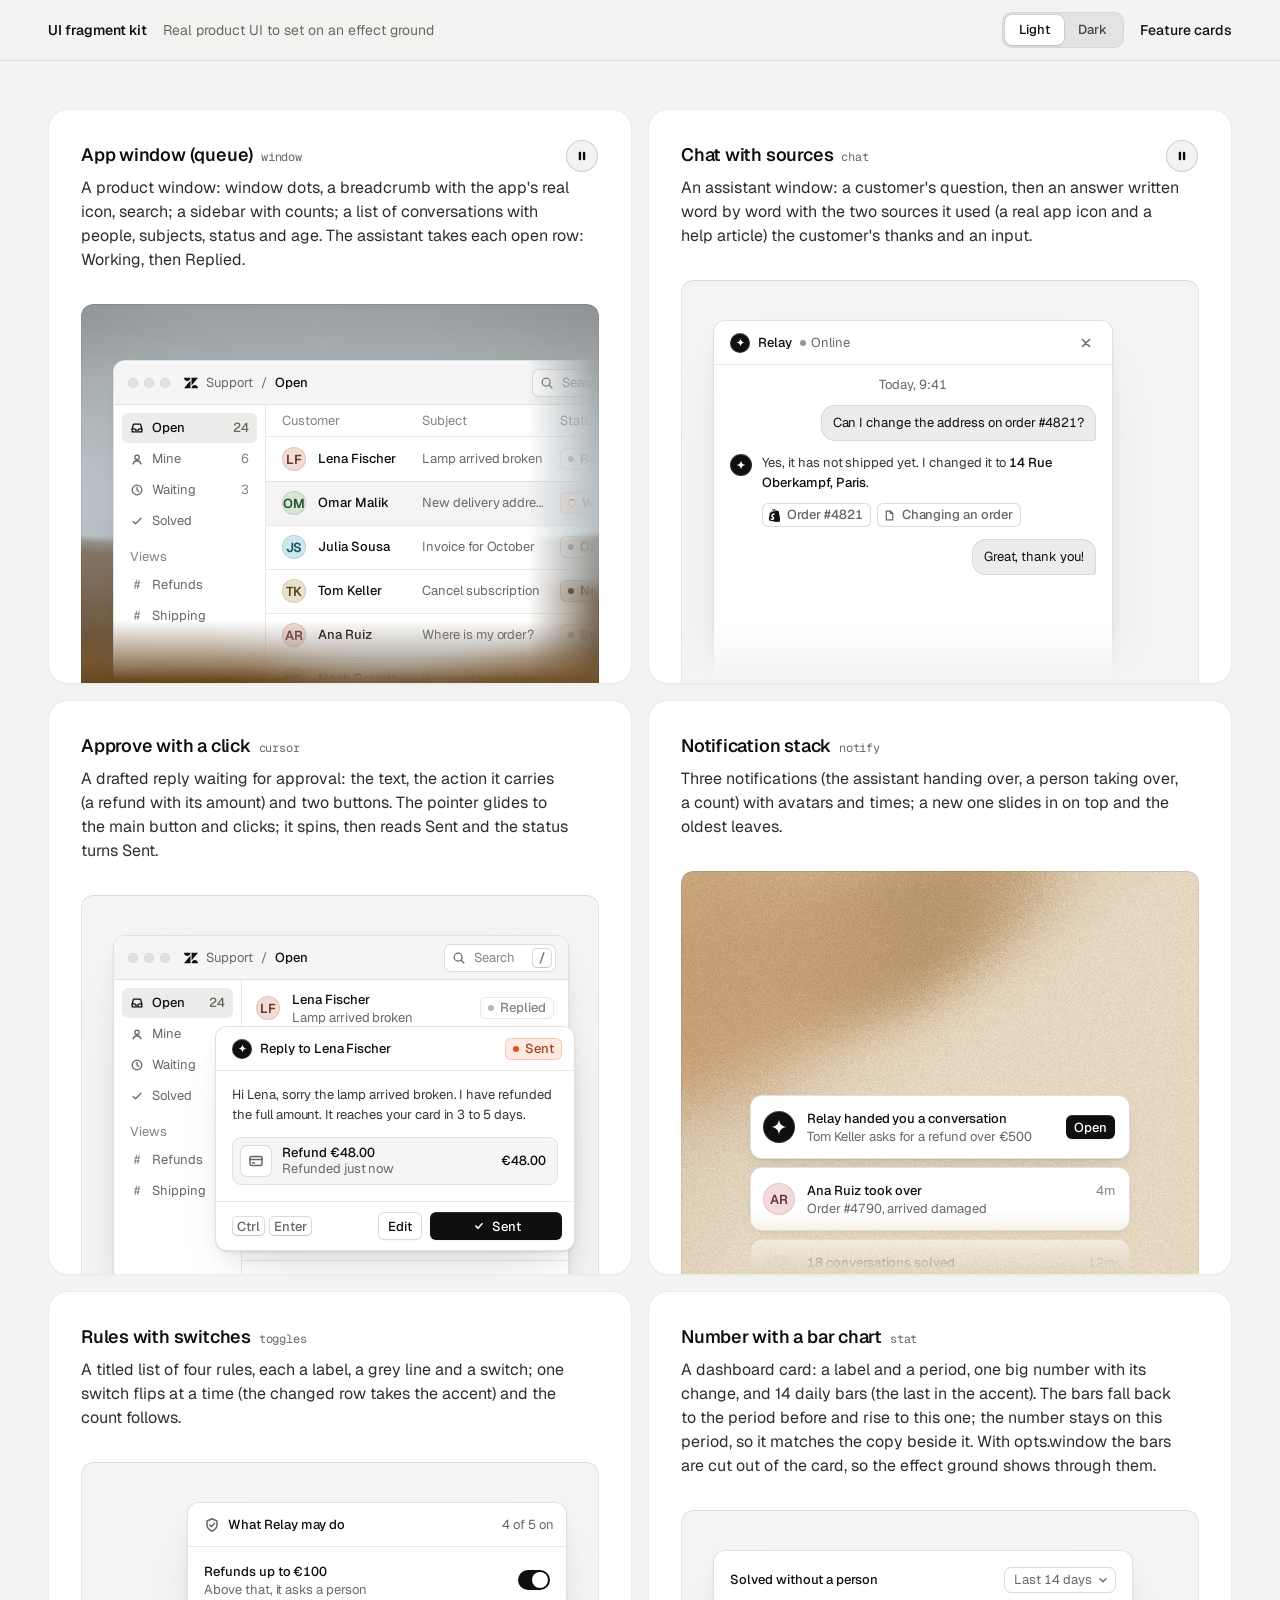
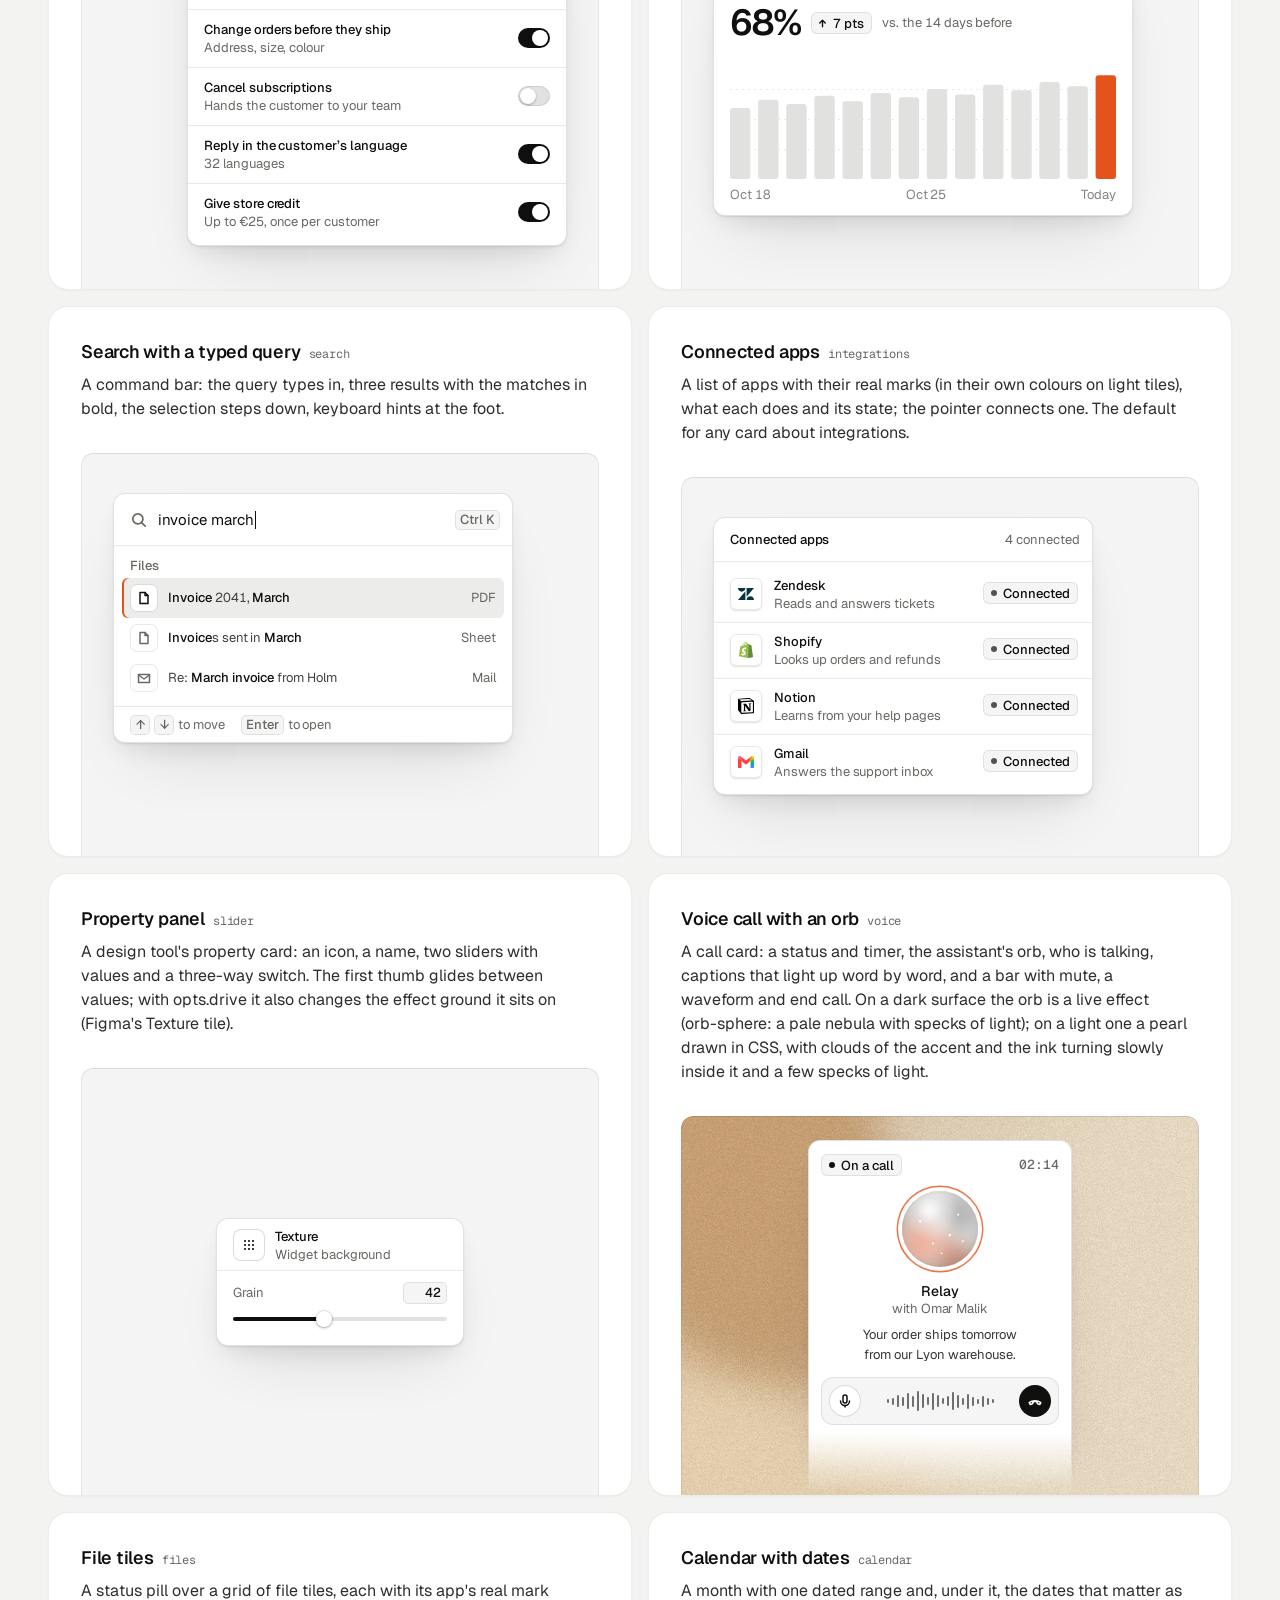
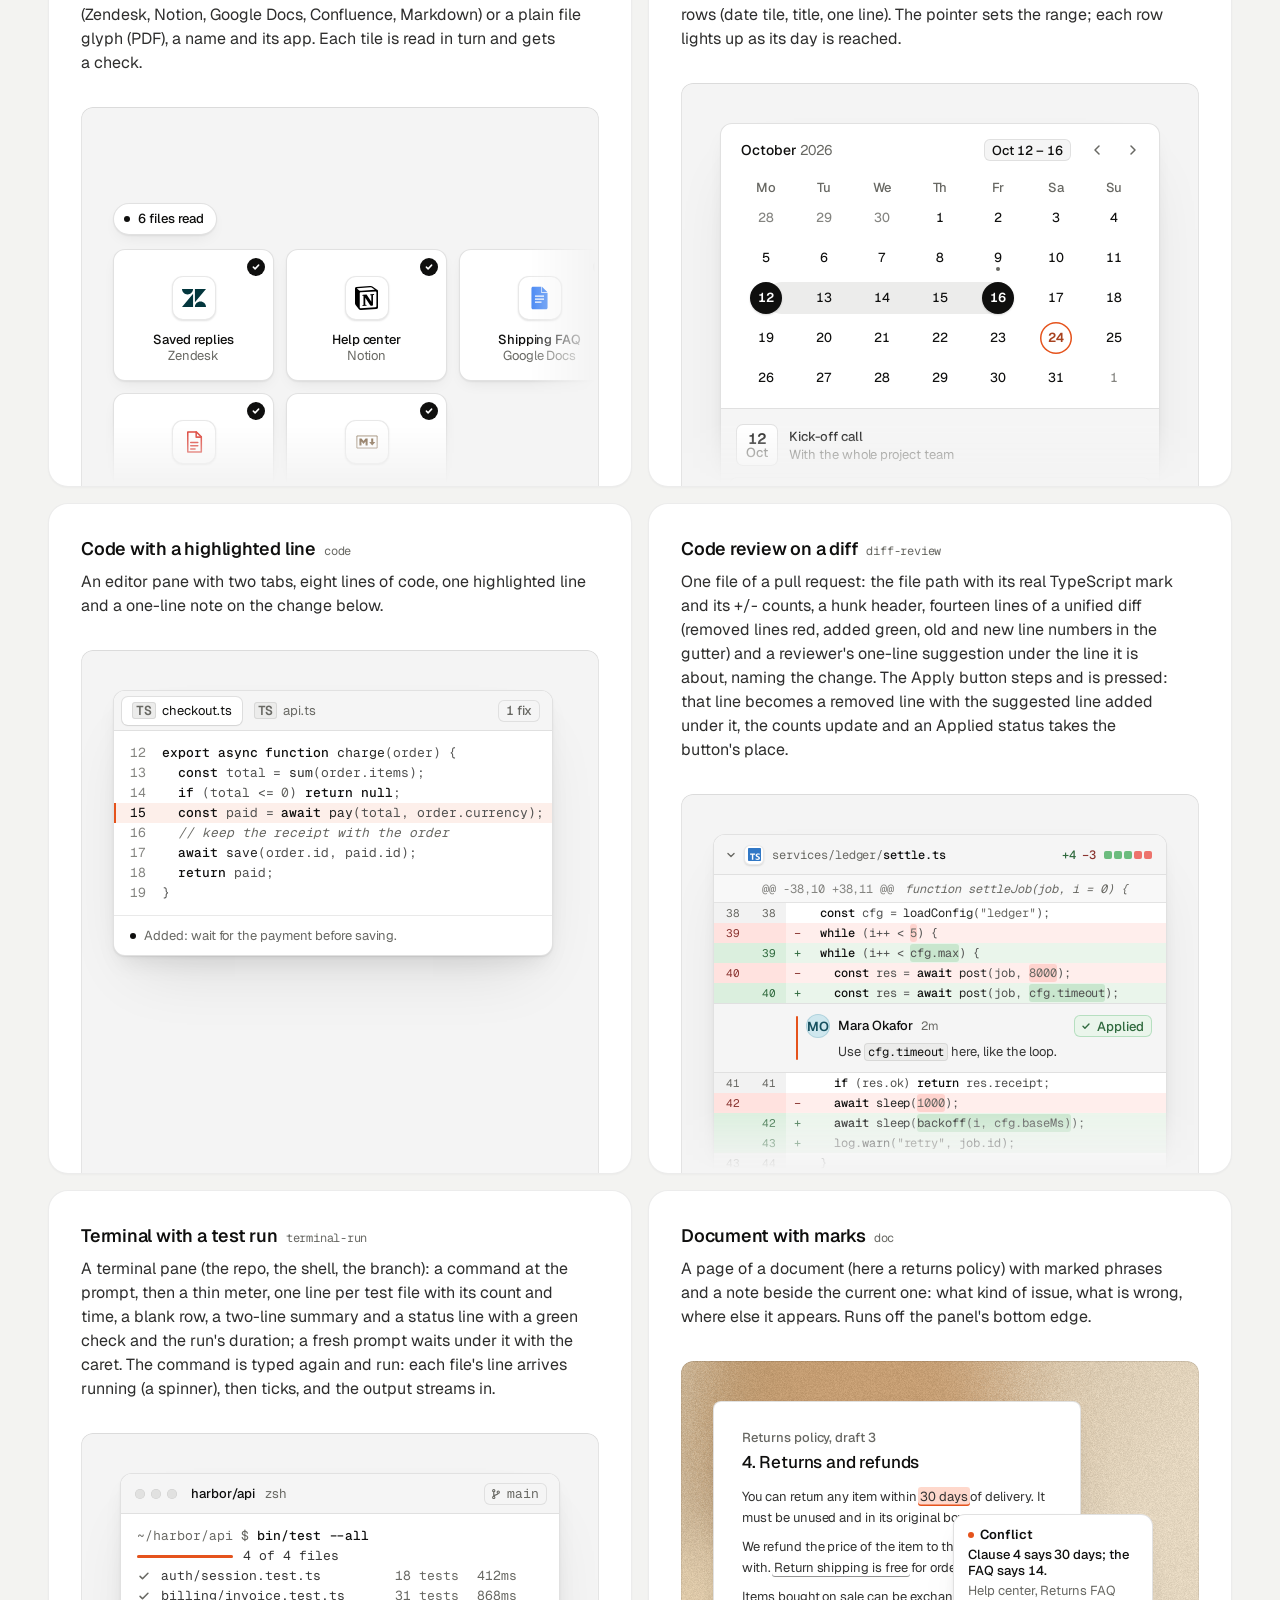
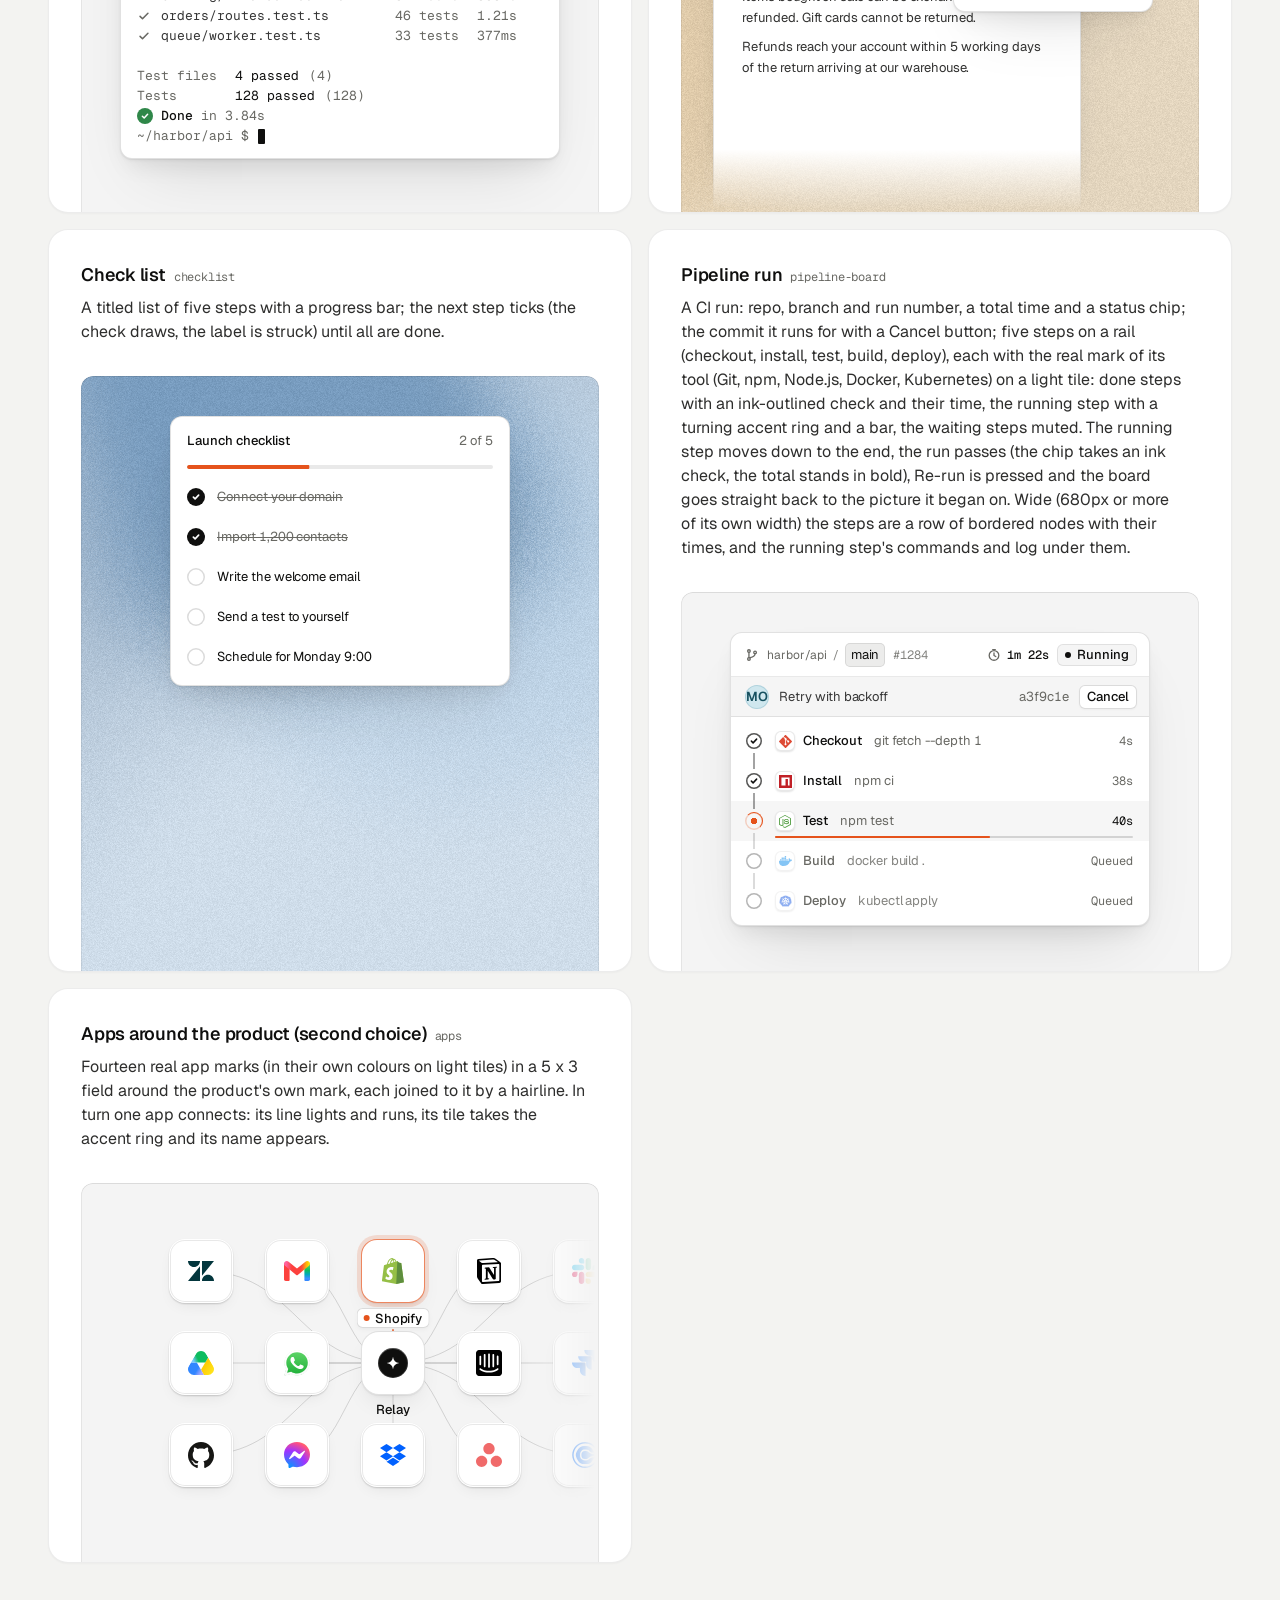
<file: .claude/skills/design-taste-frontend/assets/ui/index.html>
<!doctype html>
<html lang="en" data-theme="light">
<head>
<script>window.__tpGlMax = 16;   /* a gallery shows many live effects at once; a page of a site keeps the default 4 (fx.js) */</script>
<meta charset="utf-8">
<meta name="viewport" content="width=device-width, initial-scale=1">
<title>UI fragment kit</title>
<meta name="description" content="Nineteen pieces of real product UI from the taste-skill kit, each on an effect ground in a feature card.">
<link rel="preconnect" href="https://fonts.googleapis.com">
<link rel="preconnect" href="https://fonts.gstatic.com" crossorigin>
<link href="https://fonts.googleapis.com/css2?family=Geist:wght@300..700&family=Geist+Mono:wght@400;500&display=swap" rel="stylesheet">
<link rel="stylesheet" href="base.css">
<link rel="stylesheet" href="cards.css">
<style>
  :root { --font-text: "Geist", system-ui, sans-serif; --font-display: "Geist", system-ui, sans-serif; --font-mono: "Geist Mono", ui-monospace, monospace; }
  [data-theme="light"] { --bg: #f3f3f1; --card: #ffffff; --ink: #0f0f0e; --muted: #686863; --accent: #e5531c; --accent-ink: #ffffff; --g-bg: #e9e8e4; --g-surface: #f6f5f2; --frag: #ffffff; --warm: #c9a679; }
  [data-theme="dark"] { --bg: #070708; --card: #151517; --ink: #f2f2ef; --muted: #8f9094; --accent: #ff7a3c; --accent-ink: #120c08; --g-bg: #0e0e10; --g-surface: #1b1c1f; --frag: #1c1d20; --warm: #9c9689; }
  * { box-sizing: border-box; }
  html, body { margin: 0; }
  body { font-family: var(--font-text); background: var(--bg); color: var(--ink); -webkit-font-smoothing: antialiased; }
  .panel { --fx-bg: var(--g-bg); --fx-surface: var(--g-surface); --fx-ink: var(--ink); --fx-muted: var(--muted); --fx-accent: var(--hue, var(--warm)); --fx-accent-ink: var(--accent-ink); --calm: var(--g-bg); --p-h: 380px; }
  .top { position: sticky; top: 0; z-index: 20; background: color-mix(in oklab, var(--bg) 86%, transparent); backdrop-filter: blur(14px); -webkit-backdrop-filter: blur(14px); border-bottom: 1px solid color-mix(in oklab, var(--ink) 8%, transparent); }
  .top__in { max-width: 1232px; margin: 0 auto; padding: 0 24px; height: 60px; display: flex; align-items: center; gap: 16px; font-size: 14px; line-height: 20px; }
  .top__in strong { font-weight: 560; }
  .top__in > span { color: var(--muted); }
  .sp { flex: 1; }
  .seg { display: inline-flex; padding: 3px; border-radius: 10px; background: color-mix(in oklab, var(--ink) 6%, var(--bg)); box-shadow: inset 0 0 0 1px color-mix(in oklab, var(--ink) 6%, transparent); }
  .seg button { font: inherit; font-size: 13px; font-weight: 500; border: 0; background: none; color: color-mix(in oklab, var(--ink) 72%, var(--bg)); height: 30px; padding: 0 14px; border-radius: 7px; cursor: pointer; }
  .seg button[aria-pressed="true"] { background: var(--card); color: var(--ink); box-shadow: 0 0 0 1px color-mix(in oklab, var(--ink) 8%, transparent), 0 1px 2px rgb(0 0 0 / .1); }
  .top__in a { color: var(--ink); text-decoration: none; font-weight: 500; }
  main { max-width: 1232px; margin: 0 auto; padding: 48px 24px 96px; }
  .grid { display: grid; grid-template-columns: repeat(2, minmax(0, 1fr)); gap: 16px; }
  .card > h3 code { font: 400 12px/16px var(--font-mono); color: var(--muted); margin-left: 8px; }
  @media (max-width: 860px) { .grid { grid-template-columns: minmax(0, 1fr); } }
  @media (max-width: 600px) { main { padding: 24px 16px 64px; } .top__in { padding: 0 16px; } .top__in > span { display: none; } .panel { --p-h: 340px; } }
</style>
</head>
<body>
<header class="top">
  <div class="top__in">
    <strong>UI fragment kit</strong><span>Real product UI to set on an effect ground</span>
    <span class="sp"></span>
    <div class="seg" role="group" aria-label="Theme"><button type="button" data-mode="light" aria-pressed="true">Light</button><button type="button" data-mode="dark" aria-pressed="false">Dark</button></div>
    <a href="cards.html">Feature cards</a>
  </div>
</header>
<main><div class="grid" id="grid"></div></main>

<script type="module">
  import fx from '../effects/fx.js';
  import ui from './ui.js';
  const index = await fetch('index.json').then(r => r.json());
  // where each one sits, as its meta.json says: anchored at a corner or rising from the bottom and cut by
  // the panel's edge, or whole with 24px or more of ground round it; a fade only where an edge cuts it.
  // Only the compact slider sits in the calm middle (Figma's Texture tile); the cursor dialog is shown
  // where it belongs, over the lower-right edge of a window. [class, fade, style, opts]
  const PLACE = {
    window: ['at-corner', 'stage--fade-br', '--ay:56px'],
    chat: ['at-rise to-edge', 'stage--fade-b'],
    cursor: ['at-over', '', '--bx:24px;--by:24px'],
    notify: ['at-rise fit', 'stage--fade-b', '--ay:calc(100% - 180px);--ay-sm:calc(100% - 180px);--fit-max:380px'],
    toggles: ['at-right', ''],
    stat: ['at-corner', ''],
    search: ['at-corner', ''],
    integrations: ['at-corner', ''],
    slider: ['at-center', '', '', '{"compact":true,"drive":{"param":"grain","min":0.15,"max":0.95}}'],
    voice: ['at-rise to-edge fit', 'stage--fade-b', '--ax:max(24px, 50% - 132px);--ay:24px;--fit-max:264px'],
    files: ['at-corner wide', 'stage--fade-br', '--w:680px;--ay:96px'],
    calendar: ['at-rise fit', 'stage--fade-b', '--fit-max:440px'],
    code: ['at-corner', ''],
    'diff-review': ['at-corner fit', 'stage--fade-b', '--fit-max:480px'],
    'terminal-run': ['at-rise fit', '', '--fit-max:440px'],
    'pipeline-board': ['at-rise fit', '', '--fit-max:420px'],
    doc: ['at-corner to-edge', 'stage--fade-b'],
    checklist: ['at-rise fit', '', '--fit-max:340px'],
    apps: ['at-corner wide', 'stage--fade-br', '--w:560px;--ay:48px'],
  };
  // grounds behind UI are soft lit fields (never a line or dot pattern), on both themes: the bright
  // picture behind dark UI on the dark page, a clear step darker than white UI on the light page
  // the painting stays abstract (a mist over warm sand, level, fully soft) and shows once on the page
  const PAINT = ['painterly-landscape', { blur: 1, brush: 0.35, slope: 0, hillY: 0.3, horizon: 0.62, calm: 0.2, calmX: 0.6, calmY: 0.8, drift: 0, side: 1 }, '{"bg":"#a3b0b6","accent":"#c49a6c"}'];
  const GRAIN = ['grain-gradient', { speed: 0, grainMotion: 0, calm: 0.2, calmX: 0.5, calmY: 0.6, tint: 0.6, contrast: 0.6 }, '{"bg":"#d9ccb7","surface":"#e9e0d2","ink":"#2a2622","muted":"#6f675c","accent":"#a8794a"}'];
  const SKY = [GRAIN[0], GRAIN[1], '{"bg":"#c6d3df","surface":"#d6e0e9","ink":"#25303a","muted":"#5d6873","accent":"#3f6a92"}'];
  const SAGE = [GRAIN[0], GRAIN[1], '{"bg":"#cdd6c6","surface":"#dce3d6","ink":"#262d24","muted":"#5f6a5a","accent":"#6c8e63"}'];
  const GROUND = (m, i) => (m.name === 'slider' ? GRAIN : i === 0 ? PAINT : [GRAIN, SKY, SAGE][i % 3]);
  const q = new URLSearchParams(location.search);
  const grid = document.getElementById('grid');
  grid.innerHTML = index.fragments.map((m, i) => {
    const [at, fade, extra = '', opts = ''] = PLACE[m.name] || ['at-corner', 'stage--fade-br'];
    const [id, params, pal] = GROUND(m, i);
    const w = at === 'at-center' ? '' : ` style="--ax:32px;--ay:40px;${extra}"`;
    const o = opts ? ` data-ui-opts='${opts}'` : '';
    // the cursor is a dialog over a window's edge: the window under it holds still
    const under = m.name === 'cursor' ? `<div class="at-corner" style="--ax:32px;--ay:40px" data-ui-load="window" data-ui-opts='{"compact":true}' data-ui-still></div>` : '';
    return `<article class="card card--row"><h3>${m.title}<code>${m.name}</code></h3><p>${m.shows}</p>
      <div class="panel" data-fx="${id}" data-fx-seed="${(i + 1) * 17}" data-fx-params='${JSON.stringify(params)}' data-fx-palette='${pal}' style="--calm-k:0%">
        <div class="stage ${fade}">${under}<div class="${at}"${w}${o} data-ui-load="${m.name}"></div></div></div></article>`;
  }).join('');
  function setMode(mode) {
    document.documentElement.dataset.theme = mode;
    document.querySelectorAll('.seg button').forEach(b => b.setAttribute('aria-pressed', String(b.dataset.mode === mode)));
  }
  setMode(q.get('mode') === 'dark' ? 'dark' : 'light');
  if (q.has('t')) fx.setClock(+q.get('t'));
  // each ground is drawn once near the screen and kept as a picture (its WebGL context freed), so nineteen
  // panels need one or two contexts, not nineteen
  await Promise.all([ui.loadAll(grid), ui.grounds(grid, fx)]);
  document.documentElement.dataset.ready = '1';
  document.querySelectorAll('.seg button').forEach(b => b.addEventListener('click', async () => {
    setMode(b.dataset.mode);
    for (const el of grid.querySelectorAll('[data-ui]')) el.__ui?.repaint?.();
    await ui.grounds(grid, fx);
  }));
</script>
</body>
</html>
</file>
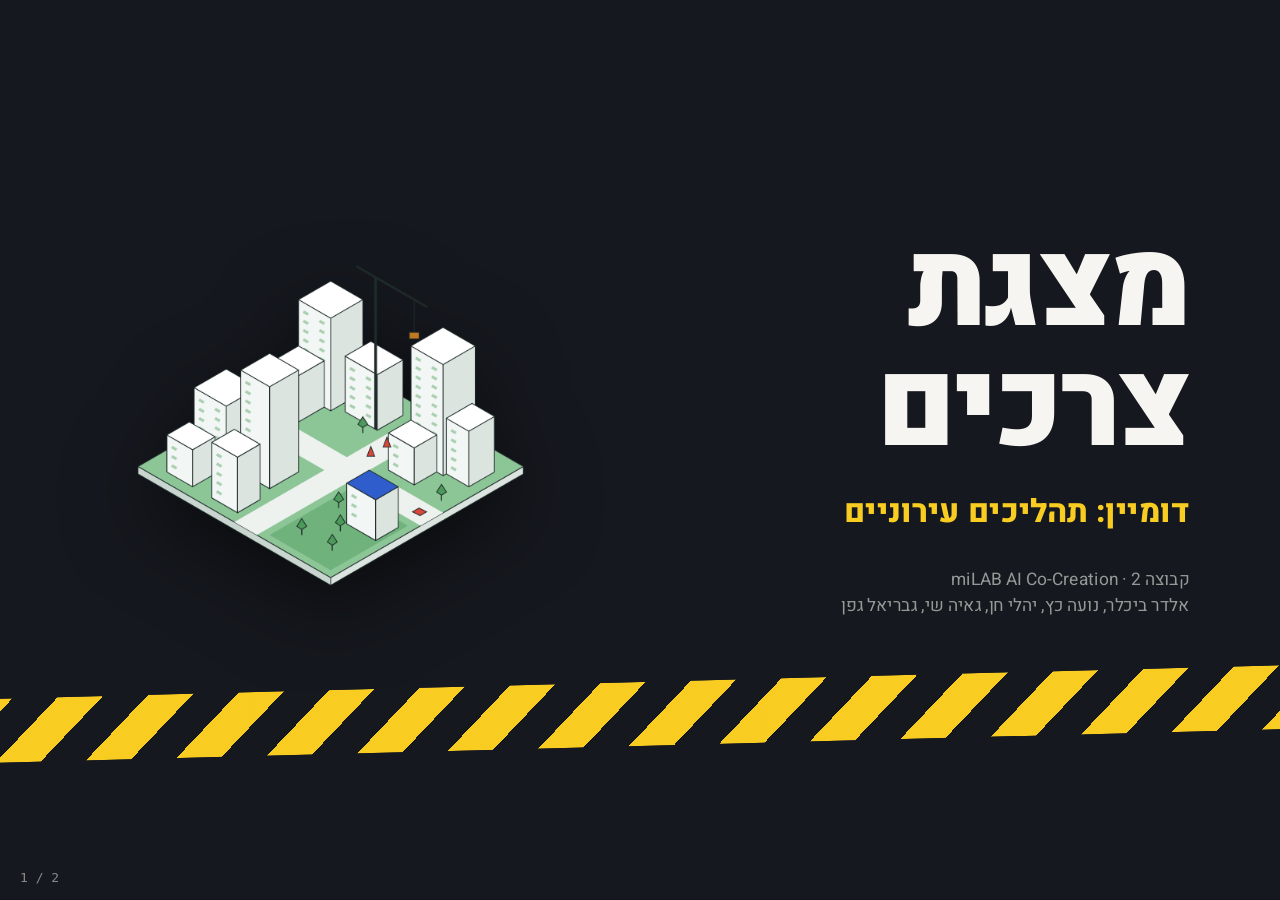
<file: decks/needs-milab/previews/a-construction.html>
<!doctype html>
<html lang="he" dir="rtl">
<head>
<meta charset="utf-8"><meta name="viewport" content="width=device-width, initial-scale=1">
<title>מצגת צרכים</title>
<link rel="preconnect" href="https://fonts.googleapis.com"><link rel="preconnect" href="https://fonts.gstatic.com" crossorigin>
<link href="https://fonts.googleapis.com/css2?family=Heebo:wght@400;500;800;900&display=swap" rel="stylesheet">
<link rel="stylesheet" href="../../_base.css">
<style>
  :root {
    --asphalt: oklch(21% 0.012 260);
    --sign:    oklch(86% 0.17 92);
    --paper:   oklch(97% 0.006 90);
    --dim: color-mix(in oklch, var(--paper) 62%, var(--asphalt));
    --stage-bg: var(--asphalt); --slide-bg: var(--asphalt);
  }
  .slide { font-family: 'Heebo', sans-serif; color: var(--paper); box-sizing: border-box; padding: 120px 136px; }
  h1, h2 { margin: 0; font-weight: 900; letter-spacing: -0.02em; line-height: 1; }
  p { margin: 0; }
  .stripe { position: absolute; inset-inline: -40px; height: 96px; background: repeating-linear-gradient(-45deg, var(--sign) 0 48px, var(--asphalt) 48px 96px); }

  .cover { display: grid; grid-template-columns: 1fr 720px; align-items: center; gap: 48px; height: 760px; }
  .cover h1 { font-size: 180px; }
  .cover .domain { font-size: 48px; font-weight: 800; color: var(--sign); margin-top: 32px; }
  .cover .meta { font-size: 26px; color: var(--dim); margin-top: 48px; line-height: 1.5; }
  .cover img { width: 720px; filter: drop-shadow(0 40px 60px oklch(0% 0 0 / .5)); }

  .s8 { background: var(--sign); color: var(--asphalt); }
  .s8 .grid { display: grid; grid-template-columns: 1fr 760px; gap: 96px; height: 100%; align-items: center; }
  .s8 .big { font-size: 260px; font-weight: 900; line-height: .85; letter-spacing: -0.04em; }
  .s8 .big small { font-size: 120px; }
  .s8 h2 { font-size: 64px; font-weight: 800; line-height: 1.15; margin-top: 40px; }
  .people { display: grid; grid-template-columns: repeat(5, 1fr); gap: 36px 28px; }
  .p { display: flex; flex-direction: column; align-items: center; gap: 10px; }
  .p i { width: 44px; height: 44px; border-radius: 50%; background: var(--asphalt); }
  .p b { width: 84px; height: 120px; border-radius: 42px 42px 14px 14px; background: var(--asphalt); }
  .p.out i, .p.out b { background: transparent; box-shadow: inset 0 0 0 5px var(--asphalt); }
  .plate { margin-top: 64px; background: var(--asphalt); color: var(--sign); border-radius: 24px; padding: 36px 44px; font-size: 36px; font-weight: 800; line-height: 1.35; }
  .who { font-size: 26px; margin-top: 16px; font-weight: 500; }
  .src { position: absolute; top: 64px; left: 136px; font-size: 24px; font-weight: 500; }
</style>
</head>
<body>
<div class="deck-viewport"><div class="deck-stage">

<section class="slide">
  <div class="cover">
    <div class="enter e-rise">
      <h1>מצגת צרכים</h1>
      <p class="domain">דומיין: תהליכים עירוניים</p>
      <p class="meta">קבוצה 2 · miLAB AI Co-Creation<br>אלדר ביכלר, נועה כץ, יהלי חן, גאיה שי, גבריאל גפן</p>
    </div>
    <img class="enter e-zoom" style="--d:1" src="../assets/city.png" alt="עיר איזומטרית עם עגורן ובניינים בבנייה">
  </div>
  <div class="stripe enter e-wipe" style="--d:3; bottom:96px; transform: rotate(-1.5deg)"></div>
  <aside class="notes">פתיחה: אנחנו קבוצה 2. הנושא שלנו השנה הוא שקיפות, והדומיין: תהליכים עירוניים.</aside>
</section>

<section class="slide s8">
  <p class="src">מתוך 10 ראיונות עם תושבים</p>
  <div class="grid">
    <div class="enter e-rise">
      <div class="big">8 <small>מתוך 10</small></div>
      <h2>מגלים על עבודות וחסימות רק כשהם כבר נתקעים בהן.</h2>
    </div>
    <div class="enter e-rise" style="--d:1">
      <div class="people" role="img" aria-label="8 מתוך 10 תושבים">
        <div class="p"><i></i><b></b></div><div class="p"><i></i><b></b></div><div class="p"><i></i><b></b></div><div class="p"><i></i><b></b></div><div class="p"><i></i><b></b></div>
        <div class="p"><i></i><b></b></div><div class="p"><i></i><b></b></div><div class="p"><i></i><b></b></div><div class="p out"><i></i><b></b></div><div class="p out"><i></i><b></b></div>
      </div>
      <p class="plate">״לרוב אני מגלה את המפגע רק שאני מגיעה למקום.״</p>
      <p class="who">סטודנטית, תל אביב</p>
    </div>
  </div>
  <aside class="notes">הממצא שחזר הכי הרבה.</aside>
</section>

</div></div>
<div class="notes-panel"></div><div class="deck-count"></div>
<script src="../../_engine.js"></script>
</body>
</html>
</file>
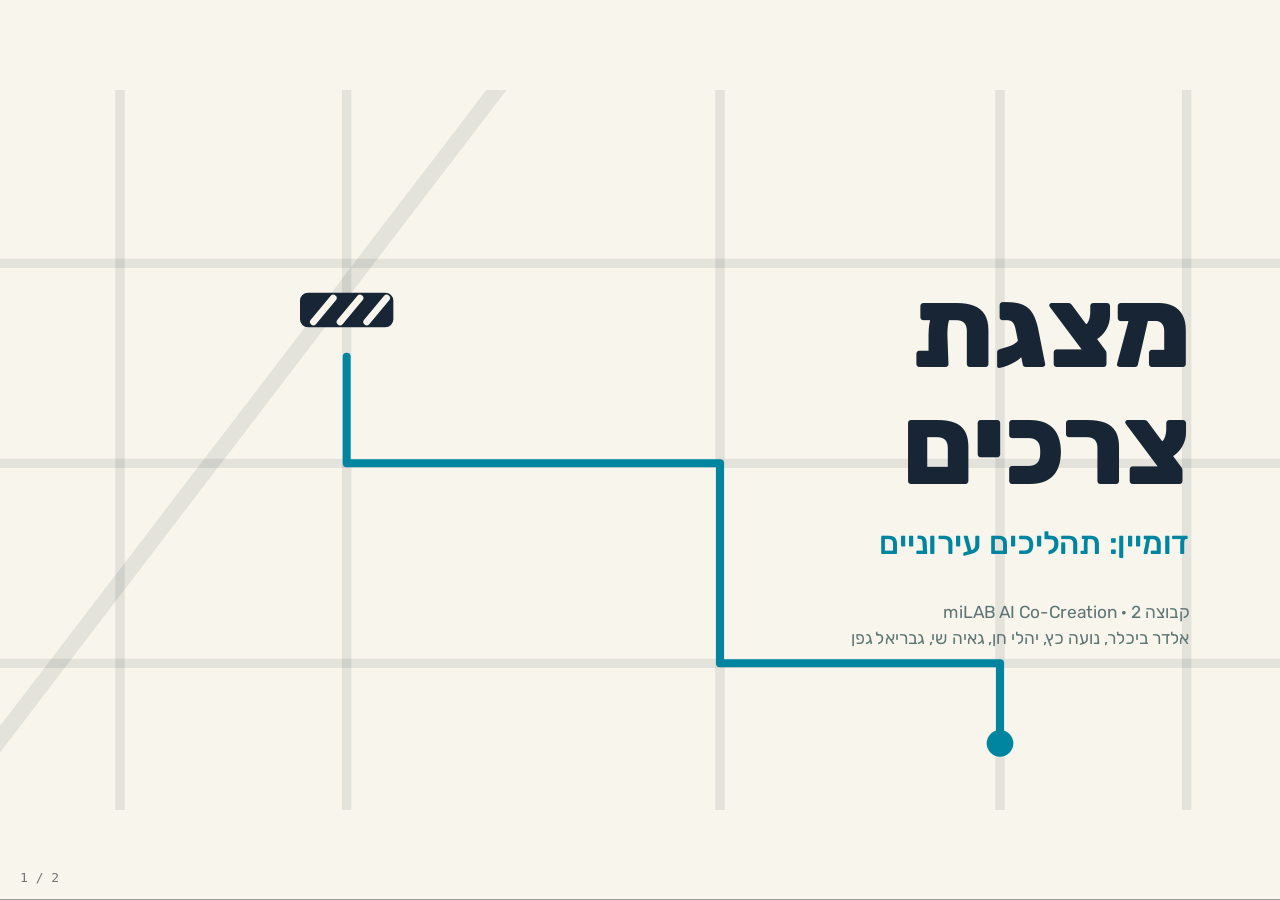
<file: decks/needs-milab/previews/b-map.html>
<!doctype html>
<html lang="he" dir="rtl">
<head>
<meta charset="utf-8"><meta name="viewport" content="width=device-width, initial-scale=1">
<title>מצגת צרכים</title>
<link rel="preconnect" href="https://fonts.googleapis.com"><link rel="preconnect" href="https://fonts.gstatic.com" crossorigin>
<link href="https://fonts.googleapis.com/css2?family=Rubik:wght@400;500;700;800&display=swap" rel="stylesheet">
<link rel="stylesheet" href="../../_base.css">
<style>
  :root {
    --paper: oklch(97% 0.012 95);
    --ink:   oklch(26% 0.035 250);
    --route: oklch(56% 0.12 215);
    --dim: color-mix(in oklch, var(--ink) 60%, var(--paper));
    --street: color-mix(in oklch, var(--ink) 9%, var(--paper));
    --stage-bg: var(--paper); --slide-bg: var(--paper);
  }
  .slide { font-family: 'Rubik', sans-serif; color: var(--ink); box-sizing: border-box; padding: 120px 136px; }
  h1, h2 { margin: 0; font-weight: 800; letter-spacing: -0.015em; line-height: 1.05; }
  p { margin: 0; }
  .streets { position: absolute; inset: 0; width: 1920px; height: 1080px; max-width: none; max-height: none; }

  .cover .text { position: relative; width: 860px; margin-top: 150px; }
  .cover h1 { font-size: 168px; }
  .cover .domain { font-size: 48px; font-weight: 500; color: var(--route); margin-top: 28px; }
  .cover .meta { font-size: 26px; color: var(--dim); margin-top: 56px; line-height: 1.5; }

  .s8 .wrap { position: relative; display: grid; grid-template-columns: 1fr 820px; gap: 96px; height: 100%; align-items: center; }
  .s8 .big { font-size: 240px; font-weight: 800; line-height: .85; color: var(--route); letter-spacing: -0.03em; }
  .s8 .big small { font-size: 104px; color: var(--ink); }
  .s8 h2 { font-size: 60px; font-weight: 700; line-height: 1.2; margin-top: 40px; }
  .src { font-size: 24px; color: var(--dim); margin-top: 32px; }
  .pins { display: grid; grid-template-columns: repeat(5, 1fr); gap: 40px 24px; justify-items: center; }
  .pin { width: 96px; height: 120px; }
  .callout { position: relative; margin-top: 72px; background: var(--ink); color: var(--paper); border-radius: 28px; padding: 36px 44px; font-size: 36px; font-weight: 500; line-height: 1.4; }
  .callout::after { content: ''; position: absolute; top: -18px; right: 88px; width: 36px; height: 36px; background: var(--ink); transform: rotate(45deg); border-radius: 6px; }
  .who { font-size: 26px; color: var(--dim); margin-top: 18px; }
</style>
</head>
<body>
<div class="deck-viewport"><div class="deck-stage">

<section class="slide cover">
  <svg class="streets enter e-fade" viewBox="0 0 1920 1080" aria-hidden="true">
    <g stroke="oklch(26% 0.035 250 / .09)" stroke-width="14" fill="none" stroke-linecap="round">
      <path d="M-20 260 H1940"/><path d="M-20 560 H1940"/><path d="M-20 860 H1940"/>
      <path d="M180 -20 V1100"/><path d="M520 -20 V1100"/><path d="M1080 -20 V1100"/><path d="M1500 -20 V1100"/><path d="M1780 -20 V1100"/>
      <path d="M-20 1000 L760 -20" stroke-width="24"/>
    </g>
    <path d="M1500 980 V860 H1080 V560 H520 V400" fill="none" stroke="oklch(56% 0.12 215)" stroke-width="12" stroke-linecap="round" stroke-linejoin="round" stroke-dasharray="1 0"/>
    <circle cx="1500" cy="980" r="20" fill="oklch(56% 0.12 215)"/>
    <g transform="translate(520 330)"><rect x="-70" y="-26" width="140" height="52" rx="12" fill="oklch(26% 0.035 250)"/><path d="M-50 18 L-20 -18 M-10 18 L20 -18 M30 18 L60 -18" stroke="oklch(97% 0.012 95)" stroke-width="10" stroke-linecap="round"/></g>
  </svg>
  <div class="text enter e-rise" style="--d:1">
    <h1>מצגת צרכים</h1>
    <p class="domain">דומיין: תהליכים עירוניים</p>
    <p class="meta">קבוצה 2 · miLAB AI Co-Creation<br>אלדר ביכלר, נועה כץ, יהלי חן, גאיה שי, גבריאל גפן</p>
  </div>
  <aside class="notes">פתיחה: אנחנו קבוצה 2. הנושא שלנו השנה הוא שקיפות, והדומיין: תהליכים עירוניים.</aside>
</section>

<section class="slide s8">
  <div class="wrap">
    <div class="enter e-zoom">
      <div class="big">8 <small>מתוך 10</small></div>
      <h2>תושבים מגלים על עבודות וחסימות רק כשהם כבר נתקעים בהן.</h2>
      <p class="src">מתוך 10 ראיונות עם תושבים</p>
    </div>
    <div class="enter e-zoom" style="--d:1">
      <div class="pins" role="img" aria-label="8 מתוך 10 תושבים">
        <svg class="pin" viewBox="0 0 48 60"><path d="M24 58C24 58 4 36 4 22a20 20 0 0 1 40 0c0 14-20 36-20 36z" fill="oklch(56% 0.12 215)"/><circle cx="24" cy="22" r="7" fill="oklch(97% 0.012 95)"/></svg>
        <svg class="pin" viewBox="0 0 48 60"><path d="M24 58C24 58 4 36 4 22a20 20 0 0 1 40 0c0 14-20 36-20 36z" fill="oklch(56% 0.12 215)"/><circle cx="24" cy="22" r="7" fill="oklch(97% 0.012 95)"/></svg>
        <svg class="pin" viewBox="0 0 48 60"><path d="M24 58C24 58 4 36 4 22a20 20 0 0 1 40 0c0 14-20 36-20 36z" fill="oklch(56% 0.12 215)"/><circle cx="24" cy="22" r="7" fill="oklch(97% 0.012 95)"/></svg>
        <svg class="pin" viewBox="0 0 48 60"><path d="M24 58C24 58 4 36 4 22a20 20 0 0 1 40 0c0 14-20 36-20 36z" fill="oklch(56% 0.12 215)"/><circle cx="24" cy="22" r="7" fill="oklch(97% 0.012 95)"/></svg>
        <svg class="pin" viewBox="0 0 48 60"><path d="M24 58C24 58 4 36 4 22a20 20 0 0 1 40 0c0 14-20 36-20 36z" fill="oklch(56% 0.12 215)"/><circle cx="24" cy="22" r="7" fill="oklch(97% 0.012 95)"/></svg>
        <svg class="pin" viewBox="0 0 48 60"><path d="M24 58C24 58 4 36 4 22a20 20 0 0 1 40 0c0 14-20 36-20 36z" fill="oklch(56% 0.12 215)"/><circle cx="24" cy="22" r="7" fill="oklch(97% 0.012 95)"/></svg>
        <svg class="pin" viewBox="0 0 48 60"><path d="M24 58C24 58 4 36 4 22a20 20 0 0 1 40 0c0 14-20 36-20 36z" fill="oklch(56% 0.12 215)"/><circle cx="24" cy="22" r="7" fill="oklch(97% 0.012 95)"/></svg>
        <svg class="pin" viewBox="0 0 48 60"><path d="M24 58C24 58 4 36 4 22a20 20 0 0 1 40 0c0 14-20 36-20 36z" fill="oklch(56% 0.12 215)"/><circle cx="24" cy="22" r="7" fill="oklch(97% 0.012 95)"/></svg>
        <svg class="pin" viewBox="0 0 48 60"><path d="M24 58C24 58 4 36 4 22a20 20 0 0 1 40 0c0 14-20 36-20 36z" fill="none" stroke="oklch(26% 0.035 250 / .3)" stroke-width="4"/><circle cx="24" cy="22" r="7" fill="oklch(26% 0.035 250 / .3)"/></svg>
        <svg class="pin" viewBox="0 0 48 60"><path d="M24 58C24 58 4 36 4 22a20 20 0 0 1 40 0c0 14-20 36-20 36z" fill="none" stroke="oklch(26% 0.035 250 / .3)" stroke-width="4"/><circle cx="24" cy="22" r="7" fill="oklch(26% 0.035 250 / .3)"/></svg>
      </div>
      <p class="callout">״לרוב אני מגלה את המפגע רק שאני מגיעה למקום.״</p>
      <p class="who">סטודנטית, תל אביב</p>
    </div>
  </div>
  <aside class="notes">הממצא שחזר הכי הרבה.</aside>
</section>

</div></div>
<div class="notes-panel"></div><div class="deck-count"></div>
<script src="../../_engine.js"></script>
</body>
</html>
</file>
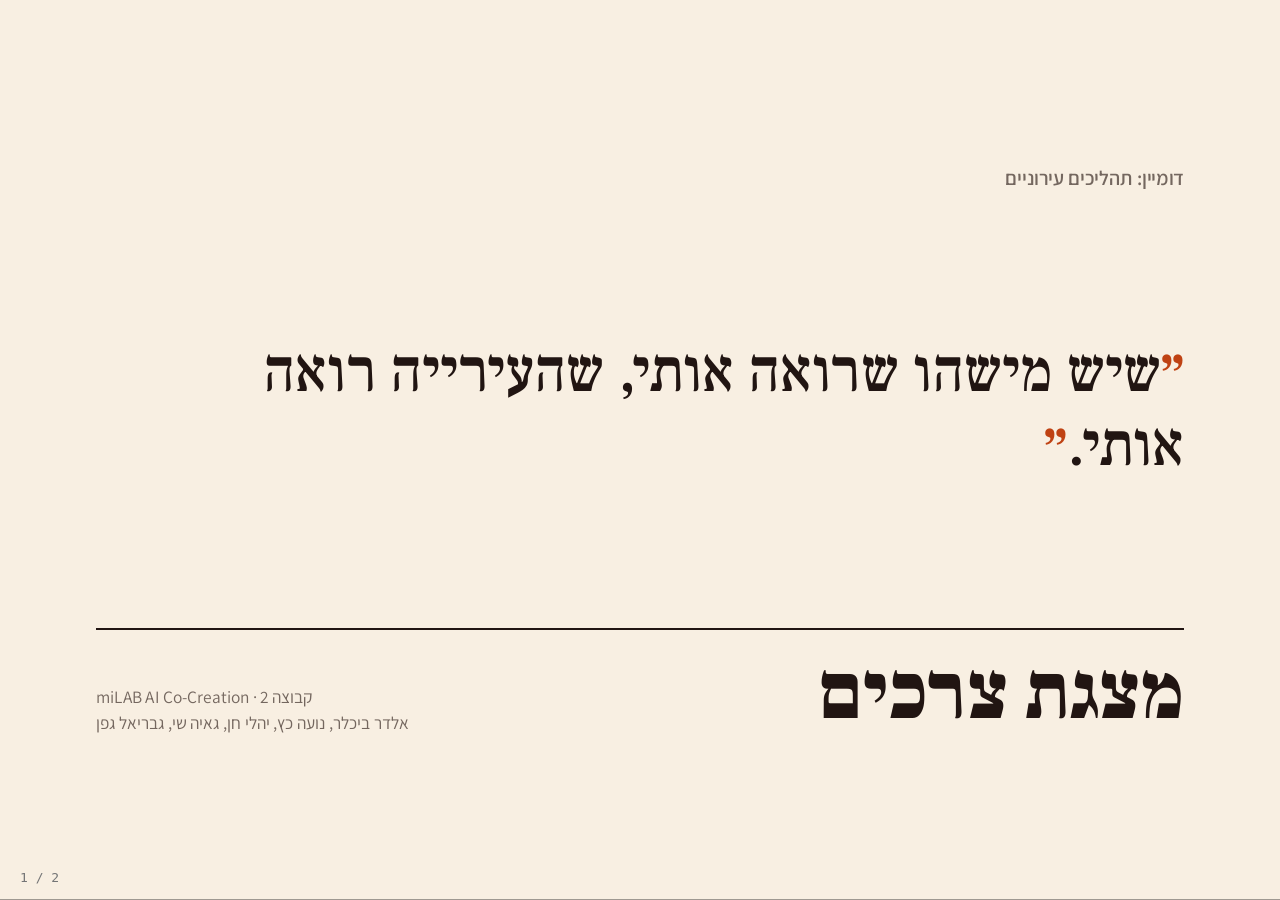
<file: decks/needs-milab/previews/c-voices.html>
<!doctype html>
<html lang="he" dir="rtl">
<head>
<meta charset="utf-8"><meta name="viewport" content="width=device-width, initial-scale=1">
<title>מצגת צרכים</title>
<link rel="preconnect" href="https://fonts.googleapis.com"><link rel="preconnect" href="https://fonts.gstatic.com" crossorigin>
<link href="https://fonts.googleapis.com/css2?family=Frank+Ruhl+Libre:wght@500;900&family=Assistant:wght@400;600;800&display=swap" rel="stylesheet">
<link rel="stylesheet" href="../../_base.css">
<style>
  :root {
    --cream: oklch(95.5% 0.02 75);
    --ink:   oklch(21% 0.02 35);
    --coral: oklch(55% 0.17 38);
    --dim: color-mix(in oklch, var(--ink) 58%, var(--cream));
    --stage-bg: var(--cream); --slide-bg: var(--cream);
  }
  .slide { font-family: 'Assistant', sans-serif; color: var(--ink); box-sizing: border-box; padding: 112px 144px; }
  .serif { font-family: 'Frank Ruhl Libre', serif; }
  h1, h2 { margin: 0; font-family: 'Frank Ruhl Libre', serif; font-weight: 900; line-height: 1.05; }
  p { margin: 0; }

  .cover { display: grid; grid-template-rows: auto 1fr auto; height: 100%; }
  .cover .kick { font-size: 30px; font-weight: 600; color: var(--dim); }
  .cover blockquote { margin: 0; align-self: center; font-family: 'Frank Ruhl Libre', serif; font-weight: 500; font-size: 92px; line-height: 1.2; max-width: 1500px; }
  .cover blockquote .q { color: var(--coral); }
  .cover .foot { display: flex; justify-content: space-between; align-items: end; border-top: 3px solid var(--ink); padding-top: 32px; }
  .cover h1 { font-size: 120px; }
  .cover .meta { font-size: 26px; color: var(--dim); text-align: left; line-height: 1.5; }

  .s8 { background: var(--ink); color: var(--cream); --dim: color-mix(in oklch, var(--cream) 62%, var(--ink)); }
  .s8 .wrap { display: grid; grid-template-columns: 820px 1fr; gap: 112px; height: 100%; align-items: center; }
  .s8 .big { font-family: 'Frank Ruhl Libre', serif; font-weight: 900; font-size: 520px; line-height: .8; color: oklch(72% 0.15 40); text-align: center; }
  .s8 .of { font-size: 56px; font-weight: 800; text-align: center; margin-top: 24px; }
  .s8 h2 { font-size: 72px; line-height: 1.15; }
  .s8 .quote { margin-top: 56px; font-family: 'Frank Ruhl Libre', serif; font-size: 44px; font-weight: 500; line-height: 1.4; border-inline-start: 6px solid oklch(72% 0.15 40); padding-inline-start: 36px; }
  .who { font-size: 26px; color: var(--dim); margin-top: 18px; padding-inline-start: 42px; }
  .src { font-size: 24px; color: var(--dim); margin-top: 48px; }
</style>
</head>
<body>
<div class="deck-viewport"><div class="deck-stage">

<section class="slide">
  <div class="cover">
    <p class="kick enter e-fade">דומיין: תהליכים עירוניים</p>
    <blockquote class="enter e-fade" style="--d:1"><span class="q">״</span>שיש מישהו שרואה אותי, שהעירייה רואה אותי.<span class="q">״</span></blockquote>
    <div class="foot enter e-fade" style="--d:2">
      <h1>מצגת צרכים</h1>
      <p class="meta">קבוצה 2 · miLAB AI Co-Creation<br>אלדר ביכלר, נועה כץ, יהלי חן, גאיה שי, גבריאל גפן</p>
    </div>
  </div>
  <aside class="notes">פתיחה עם ציטוט אמיתי מהראיונות (סטודנטית, תל אביב), ואז: אנחנו קבוצה 2, הדומיין תהליכים עירוניים.</aside>
</section>

<section class="slide s8">
  <div class="wrap">
    <div class="enter e-wipe">
      <div class="big">8</div>
      <p class="of">מתוך 10 תושבים</p>
    </div>
    <div class="enter e-wipe" style="--d:1">
      <h2>מגלים על עבודות וחסימות רק כשהם כבר נתקעים בהן.</h2>
      <p class="quote">״לרוב אני מגלה את המפגע רק שאני מגיעה למקום.״</p>
      <p class="who">סטודנטית, תל אביב</p>
      <p class="src">מתוך 10 ראיונות עם תושבים</p>
    </div>
  </div>
  <aside class="notes">הממצא שחזר הכי הרבה.</aside>
</section>

</div></div>
<div class="notes-panel"></div><div class="deck-count"></div>
<script src="../../_engine.js"></script>
</body>
</html>
</file>
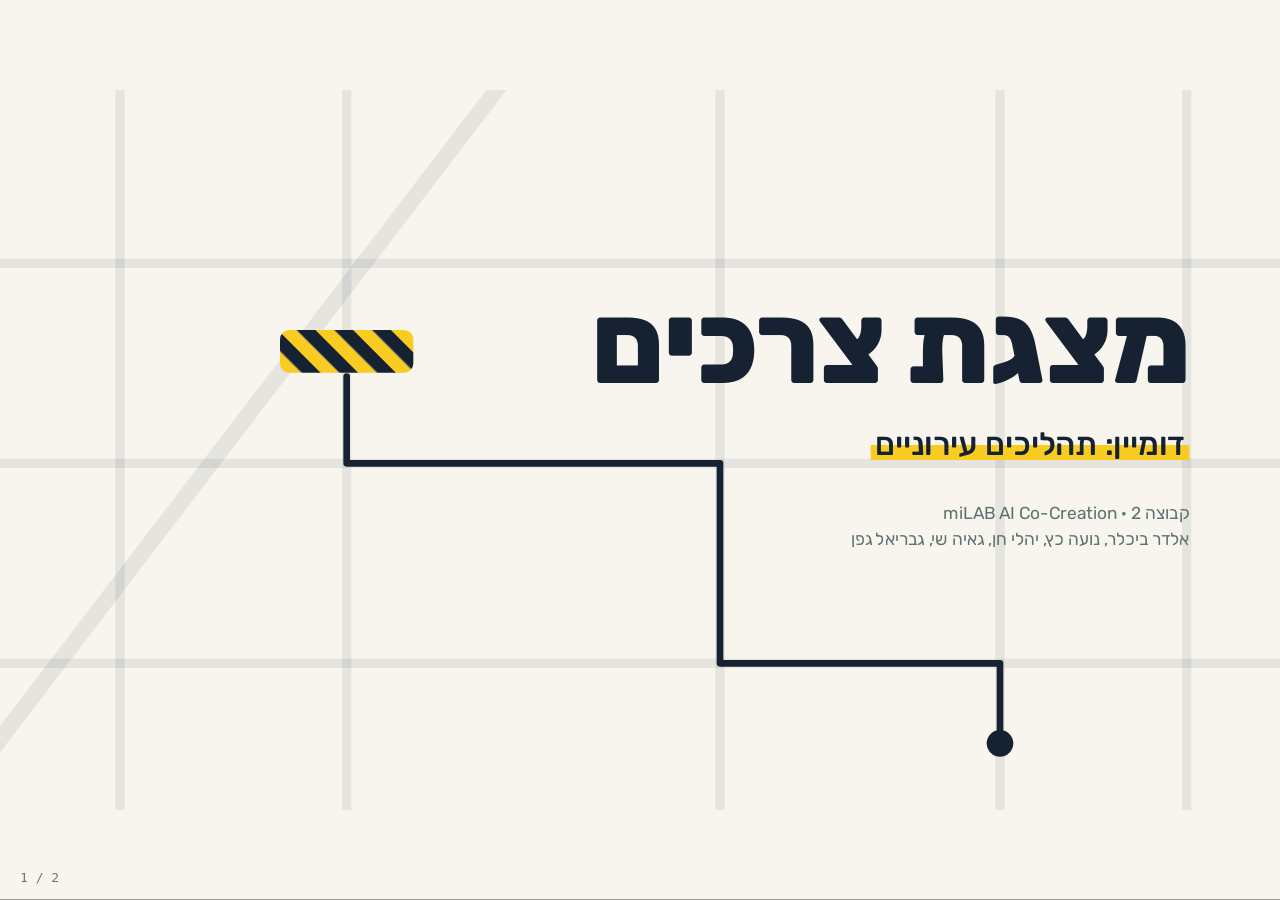
<file: decks/needs-milab/previews/d-mix.html>
<!doctype html>
<html lang="he" dir="rtl">
<head>
<meta charset="utf-8"><meta name="viewport" content="width=device-width, initial-scale=1">
<title>מצגת צרכים</title>
<link rel="preconnect" href="https://fonts.googleapis.com"><link rel="preconnect" href="https://fonts.gstatic.com" crossorigin>
<link href="https://fonts.googleapis.com/css2?family=Rubik:wght@400;500;700;800&family=Frank+Ruhl+Libre:wght@500;700&display=swap" rel="stylesheet">
<link rel="stylesheet" href="../../_base.css">
<style>
  :root {
    --paper: oklch(97% 0.01 95);
    --ink:   oklch(25% 0.035 255);
    --sign:  oklch(86% 0.17 92);
    --dim: color-mix(in oklch, var(--ink) 60%, var(--paper));
    --stage-bg: var(--paper); --slide-bg: var(--paper);
  }
  .slide { font-family: 'Rubik', sans-serif; color: var(--ink); box-sizing: border-box; padding: 120px 136px; }
  h1, h2 { margin: 0; font-weight: 800; letter-spacing: -0.015em; line-height: 1.05; }
  p { margin: 0; }
  .mark { background: linear-gradient(transparent 52%, var(--sign) 52% 92%, transparent 92%); padding: 0 6px; }
  .streets { position: absolute; inset: 0; width: 1920px; height: 1080px; max-width: none; max-height: none; }
  .quote { font-family: 'Frank Ruhl Libre', serif; font-weight: 500; }

  .cover .text { position: relative; width: 900px; margin-top: 170px; }
  .cover h1 { font-size: 172px; }
  .cover .domain { font-size: 48px; font-weight: 500; margin-top: 32px; }
  .cover .meta { font-size: 26px; color: var(--dim); margin-top: 56px; line-height: 1.5; }

  .s8 .wrap { display: grid; grid-template-columns: 1fr 840px; gap: 96px; height: 100%; align-items: center; }
  .s8 .big { font-size: 250px; font-weight: 800; line-height: .85; letter-spacing: -0.03em; }
  .s8 .big small { font-size: 104px; }
  .s8 h2 { font-size: 58px; font-weight: 700; line-height: 1.25; margin-top: 44px; }
  .src { font-size: 24px; color: var(--dim); margin-top: 32px; }
  .pins { display: grid; grid-template-columns: repeat(5, 1fr); gap: 36px 24px; justify-items: center; }
  .pin { width: 92px; height: 116px; }
  .bubble { position: relative; margin-top: 72px; background: var(--ink); color: var(--paper); border-radius: 28px; padding: 40px 48px; font-size: 44px; line-height: 1.35; }
  .bubble::after { content: ''; position: absolute; top: -18px; right: 88px; width: 36px; height: 36px; background: var(--ink); transform: rotate(45deg); border-radius: 6px; }
  .who { font-size: 26px; color: var(--dim); margin-top: 18px; }
</style>
</head>
<body>
<div class="deck-viewport"><div class="deck-stage">

<section class="slide cover">
  <svg class="streets enter e-fade" viewBox="0 0 1920 1080" aria-hidden="true">
    <g stroke="oklch(25% 0.035 255 / .08)" stroke-width="14" fill="none" stroke-linecap="round">
      <path d="M-20 260 H1940"/><path d="M-20 560 H1940"/><path d="M-20 860 H1940"/>
      <path d="M180 -20 V1100"/><path d="M520 -20 V1100"/><path d="M1080 -20 V1100"/><path d="M1500 -20 V1100"/><path d="M1780 -20 V1100"/>
      <path d="M-20 1000 L760 -20" stroke-width="24"/>
    </g>
    <path d="M1500 980 V860 H1080 V560 H520 V430" fill="none" stroke="oklch(25% 0.035 255)" stroke-width="10" stroke-linecap="round" stroke-linejoin="round"/>
    <circle cx="1500" cy="980" r="20" fill="oklch(25% 0.035 255)"/>
    <defs><pattern id="hz" width="40" height="40" patternUnits="userSpaceOnUse" patternTransform="rotate(-45)"><rect width="20" height="40" fill="oklch(86% 0.17 92)"/><rect x="20" width="20" height="40" fill="oklch(25% 0.035 255)"/></pattern></defs>
    <rect x="420" y="360" width="200" height="64" rx="14" fill="url(#hz)"/>
  </svg>
  <div class="text enter e-rise" style="--d:1">
    <h1>מצגת צרכים</h1>
    <p class="domain"><span class="mark">דומיין: תהליכים עירוניים</span></p>
    <p class="meta">קבוצה 2 · miLAB AI Co-Creation<br>אלדר ביכלר, נועה כץ, יהלי חן, גאיה שי, גבריאל גפן</p>
  </div>
  <aside class="notes">פתיחה: אנחנו קבוצה 2. הנושא שלנו השנה הוא שקיפות, והדומיין: תהליכים עירוניים, כמו עבודות בכביש, תמ״א ורכבת קלה.</aside>
</section>

<section class="slide s8">
  <div class="wrap">
    <div class="enter e-zoom">
      <div class="big"><span class="mark">8</span> <small>מתוך 10</small></div>
      <h2>תושבים מגלים על עבודות וחסימות רק כשהם כבר נתקעים בהן</h2>
      <p class="src">מתוך 10 ראיונות עם תושבים</p>
    </div>
    <div class="enter e-zoom" style="--d:1">
      <div class="pins" role="img" aria-label="8 מתוך 10 תושבים">
        <svg class="pin" viewBox="0 0 48 60"><path d="M24 58C24 58 4 36 4 22a20 20 0 0 1 40 0c0 14-20 36-20 36z" fill="oklch(25% 0.035 255)"/><circle cx="24" cy="22" r="8" fill="oklch(86% 0.17 92)"/></svg>
        <svg class="pin" viewBox="0 0 48 60"><path d="M24 58C24 58 4 36 4 22a20 20 0 0 1 40 0c0 14-20 36-20 36z" fill="oklch(25% 0.035 255)"/><circle cx="24" cy="22" r="8" fill="oklch(86% 0.17 92)"/></svg>
        <svg class="pin" viewBox="0 0 48 60"><path d="M24 58C24 58 4 36 4 22a20 20 0 0 1 40 0c0 14-20 36-20 36z" fill="oklch(25% 0.035 255)"/><circle cx="24" cy="22" r="8" fill="oklch(86% 0.17 92)"/></svg>
        <svg class="pin" viewBox="0 0 48 60"><path d="M24 58C24 58 4 36 4 22a20 20 0 0 1 40 0c0 14-20 36-20 36z" fill="oklch(25% 0.035 255)"/><circle cx="24" cy="22" r="8" fill="oklch(86% 0.17 92)"/></svg>
        <svg class="pin" viewBox="0 0 48 60"><path d="M24 58C24 58 4 36 4 22a20 20 0 0 1 40 0c0 14-20 36-20 36z" fill="oklch(25% 0.035 255)"/><circle cx="24" cy="22" r="8" fill="oklch(86% 0.17 92)"/></svg>
        <svg class="pin" viewBox="0 0 48 60"><path d="M24 58C24 58 4 36 4 22a20 20 0 0 1 40 0c0 14-20 36-20 36z" fill="oklch(25% 0.035 255)"/><circle cx="24" cy="22" r="8" fill="oklch(86% 0.17 92)"/></svg>
        <svg class="pin" viewBox="0 0 48 60"><path d="M24 58C24 58 4 36 4 22a20 20 0 0 1 40 0c0 14-20 36-20 36z" fill="oklch(25% 0.035 255)"/><circle cx="24" cy="22" r="8" fill="oklch(86% 0.17 92)"/></svg>
        <svg class="pin" viewBox="0 0 48 60"><path d="M24 58C24 58 4 36 4 22a20 20 0 0 1 40 0c0 14-20 36-20 36z" fill="oklch(25% 0.035 255)"/><circle cx="24" cy="22" r="8" fill="oklch(86% 0.17 92)"/></svg>
        <svg class="pin" viewBox="0 0 48 60"><path d="M24 58C24 58 4 36 4 22a20 20 0 0 1 40 0c0 14-20 36-20 36z" fill="none" stroke="oklch(25% 0.035 255 / .3)" stroke-width="4"/><circle cx="24" cy="22" r="7" fill="oklch(25% 0.035 255 / .3)"/></svg>
        <svg class="pin" viewBox="0 0 48 60"><path d="M24 58C24 58 4 36 4 22a20 20 0 0 1 40 0c0 14-20 36-20 36z" fill="none" stroke="oklch(25% 0.035 255 / .3)" stroke-width="4"/><circle cx="24" cy="22" r="7" fill="oklch(25% 0.035 255 / .3)"/></svg>
      </div>
      <p class="bubble quote">״לרוב אני מגלה את המפגע רק שאני מגיעה למקום.״</p>
      <p class="who">סטודנטית, תל אביב</p>
    </div>
  </div>
  <aside class="notes">הממצא שחזר הכי הרבה. הבעיה היא לא העבודות עצמן, אלא שהתושבים מגלים עליהן בשטח, כשכבר מאוחר מדי לתכנן. משם עולים שלושה צרכים.</aside>
</section>

</div></div>
<div class="notes-panel"></div><div class="deck-count"></div>
<script src="../../_engine.js"></script>
</body>
</html>
</file>
<file: decks/_base.css>
/* ===========================================
   FIXED 16:9 STAGE: MANDATORY BASE STYLES
   Include this ENTIRE file in every presentation.
   Slides are authored at 1920×1080 and scaled as a whole.
   =========================================== */

/* 1. Lock the browser viewport */
html,
body {
    width: 100%;
    height: 100%;
    margin: 0;
    overflow: hidden;
    background: var(--stage-bg, #000);
}

/* 2. Full-window deck viewport */
.deck-viewport {
    position: fixed;
    inset: 0;
    overflow: hidden;
    background: var(--stage-bg, #000);
}

/* 3. Fixed 16:9 design canvas.
   JavaScript sets transform: translate(...) scale(...). */
.deck-stage {
    position: absolute;
    left: 0;
    top: 0;
    width: 1920px;
    height: 1080px;
    overflow: hidden;
    transform-origin: 0 0;
    background: var(--slide-bg, #fff);
}

/* 4. Slides stack inside the fixed stage.
   Content must be laid out at 1920×1080, not reflowed per device. */
.slide {
    position: absolute;
    inset: 0;
    width: 1920px;
    height: 1080px;
    overflow: hidden;
    display: block;
    visibility: hidden;
    opacity: 0;
    pointer-events: none;
    background: var(--slide-bg, #fff);
}

.slide.active,
.slide.visible {
    visibility: visible;
    opacity: 1;
    pointer-events: auto;
    z-index: 1;
}

/* 5. Keep media inside authored slide bounds */
img,
video,
canvas,
svg {
    max-width: 100%;
    max-height: 100%;
}

/* 6. Presentation chrome stays outside the slide design system */
.deck-controls {
    position: fixed;
    left: 50%;
    bottom: 22px;
    transform: translateX(-50%);
    z-index: 1000;
}

/* 7. Print one fixed-size slide per page */
@media print {
    html,
    body {
        width: 1920px;
        height: auto;
        overflow: visible;
        background: #fff;
    }

    .deck-viewport {
        position: static;
        overflow: visible;
        background: #fff;
    }

    .deck-stage {
        position: static;
        width: auto;
        height: auto;
        transform: none !important;
        background: none;
    }

    .slide {
        position: relative;
        display: block !important;
        visibility: visible !important;
        opacity: 1 !important;
        pointer-events: auto !important;
        width: 1920px;
        height: 1080px;
        break-after: page;
        page-break-after: always;
    }

    .slide:last-child {
        break-after: auto;
        page-break-after: auto;
    }

    .deck-controls {
        display: none !important;
    }
}

/* 8. Reduced motion */
@media (prefers-reduced-motion: reduce) {
    *,
    *::before,
    *::after {
        animation-duration: 0.01ms !important;
        transition-duration: 0.2s !important;
    }
}

/* ---- Shared deck chrome (outside the slide design system) ---- */
.slide aside.notes { display: none; }
.notes-panel {
    position: fixed; inset: auto 0 0 0; max-height: 34vh; overflow: auto; z-index: 1001;
    padding: 20px 28px; font: 16px/1.6 system-ui, sans-serif; direction: rtl;
    background: rgba(12,12,14,.92); color: #f2f2f2; transform: translateY(100%);
    transition: transform .25s ease;
}
.notes-panel.open { transform: none; }
.deck-count {
    position: fixed; left: 20px; bottom: 16px; z-index: 1000; font: 13px/1 ui-monospace, monospace;
    color: rgba(255,255,255,.55); mix-blend-mode: difference; direction: ltr;
}
/* One entrance per slide; the deck varies which one (MOTION_INTENSITY = variety). */
.slide .enter { opacity: 0; }
.slide.active .enter { animation: var(--enter, fade) 700ms cubic-bezier(.2,.7,.2,1) both; animation-delay: calc(var(--d, 0) * 90ms); }
@keyframes fade { from { opacity: 0 } to { opacity: 1 } }
@keyframes rise { from { opacity: 0; transform: translateY(28px) } to { opacity: 1; transform: none } }
@keyframes zoom { from { opacity: 0; transform: scale(.94) } to { opacity: 1; transform: none } }
@keyframes wipe { from { opacity: 1; clip-path: inset(0 0 0 100%) } to { opacity: 1; clip-path: inset(0 0 0 0) } }
@keyframes slide-in { from { opacity: 0; transform: translateX(40px) } to { opacity: 1; transform: none } }
.e-fade { --enter: fade } .e-rise { --enter: rise } .e-zoom { --enter: zoom } .e-wipe { --enter: wipe } .e-slide { --enter: slide-in }
@media (prefers-reduced-motion: reduce) { .slide .enter, .slide.active .enter { opacity: 1; animation: none; } }
</file>
<file: .claude/skills/design-taste-frontend/assets/system.css>
/*
  taste-skill system.css - the one system for the page. Link it first, then assets/ui/cards.css (the
  feature card, its panel and the fragment placements), then set the palette (--p-*), the fonts and
  the radius set on :root in the page (node scripts/start.mjs prints that block).
  Do not add a second grid, spacing scale, type scale, radius scale, button or card style.
*/

/* ---------------------------------------------------------------- tokens */
:root {
  /* palette (hex only; fx.js reads --bg --surface --ink --muted --accent --accent-ink) */
  --p-bg: #ffffff;
  --p-surface: #f4f4f4;
  --p-ink: #111111;
  --p-muted: #6b6b6b;
  --p-accent: #1a4be0;
  --p-accent-ink: #ffffff;
  --p-action: #1a4be0;      /* buttons, links, focus: the accent, or the ink when the accent is too pale */
  --p-action-ink: #ffffff;
  --p-inv-bg: #111111;
  --p-inv-surface: #1c1c1c;
  --p-inv-ink: #f4f4f4;
  --p-inv-muted: #a3a3a3;
  --p-inv-accent: #ffffff;
  --p-inv-accent-ink: #111111;
  --p-inv-action: #ffffff;
  --p-inv-action-ink: #111111;
  /* the lit ground behind UI and in the closing band (references/cards.md), one per page, tech pages only
     (none on kind other, which is flat): <html data-ground="sand|sky|sage|painting">. system.js gives it to every ground
     that holds UI, on light and dark pages alike; --hue on one panel changes only its accent */
  --ground-bg: #d9ccb7; --ground-surface: #e9e0d2; --ground-ink: #2a2622; --ground-muted: #5a534a; --ground-accent: #a8794a;

  /* fonts */
  --font-display: system-ui, -apple-system, "Segoe UI", sans-serif;
  --font-text: system-ui, -apple-system, "Segoe UI", sans-serif;
  --font-mono: ui-monospace, "SFMono-Regular", Menlo, Consolas, monospace;
  --display-weight: 400;    /* headlines 400; 500 on a tech page (software, gaming, hardware) */
  --display-tracking: -0.025em;

  /* the page rhythm (references/layout-v4.md): one section per screen. The header is fixed and
     --nav tall; every section is padded --padt above and --padb (plus the phone action bar, --bar)
     below, and is exactly one or two screens tall (--h: 1 or 2; --hm on a phone). The hero's words
     start --hgap under the header and its content ends --hpadb above the fold. */
  --nav: 72px;
  --padt: 120px;
  --padb: 72px;
  --hgap: 48px;
  --hpadb: 64px;
  --bar: 0px;
  /* grid: one .wrap (alias .container) for the header, every section and the footer, the same
     --gut on both sides: 1280 wide at x 80-1360 at 1440, 342 at x 24-366 at 390 */
  --container: 1280px;
  --gut: 80px;
  --pad: var(--gut);
  --gutter: 24px;

  /* spacing: 4/8 scale */
  --s-1: 4px;  --s-2: 8px;  --s-3: 12px; --s-4: 16px; --s-5: 24px;
  --s-6: 32px; --s-7: 48px; --s-8: 64px; --s-9: 96px; --s-10: 128px;
  --section: 40px;      /* only a .section outside main (the kit's demo pages); every main > section and
                           footer.closing take --padt and --padb */
  --section-band: 56px; /* the same for an older footer outside footer.closing */
  --head-gap: 48px;     /* the one heading-to-content gap, 32 on a phone (layout.css reads it as --ly-head-gap) */
  --card-pad: 16px;     /* card padding (cards.css sets its own for cards with a panel) */
  --card-gap: 16px;     /* gap between cards */

  /* type scale (the only sizes on the page) */
  --t-label: 13px;
  --t-small: 14px;
  --t-body: 16px;
  --t-lead: 18px;
  --t-card: 18px;
  --t-h3: 24px;
  /* straight lines from the phone size at 390 to the desktop size at 1440 (system.md's table) */
  --t-h2: clamp(30px, 1.72vw + 23.3px, 48px);
  --t-h1: clamp(38px, 3.24vw + 25.4px, 72px);
  /* a big number stays a step under the h2 (VI-11): 38 at 1440, 28 at 390, so it never reads as a
     section heading; a stats row and a price set their own, smaller still */
  --t-stat: clamp(28px, .952vw + 24.29px, 38px);

  /* radius: one scale (soft by default; data-radius on <html> switches it) */
  --r-sm: 8px;  --r-md: 12px; --r-lg: 20px; --r-btn: 8px;

  /* controls (fixed here; a page never adds its own) */
  --btn-h: 44px;
  --btn-h-sm: 36px;
  --nav-h: var(--nav);  /* the older name, kept for the kit's files */
  --icon: 16px;         /* small icons: socials, menu chevrons, mono brand marks */

  /* motion: the one UI ease-out (motion.css --m-ease and ui/base.css --u-ease read it; references/motion.md) */
  --ease: cubic-bezier(.2, .8, .2, 1);
  --dur: 180ms;
}
html[data-radius="sharp"] { --r-sm: 4px; --r-md: 6px;  --r-lg: 8px;  --r-btn: 4px; }
html[data-radius="soft"]  { --r-sm: 8px; --r-md: 12px; --r-lg: 20px; --r-btn: 8px; }
html[data-radius="round"] { --r-sm: 10px; --r-md: 16px; --r-lg: 24px; --r-btn: 999px; }
/* the four lit grounds (references/cards.md); sand is the default above. painting goes with
   painterly-landscape (x.ai's daylight sky over olive hills) */
html[data-ground="sky"]      { --ground-bg: #c6d3df; --ground-surface: #d6e0e9; --ground-ink: #25303a; --ground-muted: #4d5964; --ground-accent: #3f6a92; }
html[data-ground="sage"]     { --ground-bg: #cdd6c6; --ground-surface: #dce3d6; --ground-ink: #262d24; --ground-muted: #535b51; --ground-accent: #6c8e63; }
html[data-ground="painting"] { --ground-bg: #79a8d6; --ground-surface: #a6c4e2; --ground-ink: #16212c; --ground-muted: #273949; --ground-accent: #9c9b3c; }
/* cards.css takes its card and panel radii from this scale */
html[data-radius] .card { --c-r: var(--r-lg); }
html[data-radius] .panel { --p-r: var(--r-md); }

/* a phone: the header 56, the sections padded 96 / 48, the hero's words 40 under the header and its
   content ending 24 above the fold, 24 at both sides, 12 between columns */
@media (max-width: 639px) {
  :root { --nav: 56px; --padt: 96px; --padb: 48px; --hgap: 40px; --hpadb: 24px; --gut: 24px; --gutter: 12px; --card-gap: 12px; --head-gap: 32px; }
}
@media (min-width: 640px) {
  :root { --gut: 48px; --section: 48px; --section-band: 72px; --card-pad: 24px; }
}
@media (min-width: 1024px) {
  :root { --gut: 80px; --section: 56px; --section-band: 96px; --card-gap: 24px;
          --t-lead: 20px; --t-card: 20px; --t-h3: 28px; }
  /* a place (and a local service): the 1200 column at x 120-1320 */
  html[data-type="place"] { --gut: 120px; --container: 1200px; }
}
/* a place (VI-06, ST-96, PH-23): its own smaller type (h1 48/53 and 32/37, h2 32/40 and 24/30, titles
   and the sub-line 20 and 18), the Recipe 3 hero's gap under its photograph (40, 24 on a phone),
   square photographs and cards and 2px buttons, whatever data-radius and data-buttons say */
:root[data-type="place"] {
  --hgap: 40px;
  --t-h1: clamp(32px, 1.524vw + 26.06px, 48px);
  --t-h2: clamp(24px, .762vw + 21px, 32px);
  --t-h3: clamp(20px, .381vw + 18.51px, 24px);
  --r-sm: 2px; --r-md: 0px; --r-lg: 0px; --r-btn: 2px;
}
:root[data-type="place"] :is(h1, .t-h1) { line-height: 1.104; }
:root[data-type="place"] :is(h2, .t-h2) { line-height: 1.25; }
@media (max-width: 639px) {
  :root[data-type="place"] { --hgap: 24px; }
  :root[data-type="place"] :is(h1, .t-h1) { line-height: 1.156; }
}

/* ---------------------------------------------------------------- grounds (at most three) */
:root, .ground-base {
  --bg: var(--p-bg); --surface: var(--p-surface); --ink: var(--p-ink); --muted: var(--p-muted);
  --accent: var(--p-accent); --accent-ink: var(--p-accent-ink); --card: var(--p-surface);
  --action: var(--p-action); --action-ink: var(--p-action-ink);
}
.ground-surface {
  --bg: var(--p-surface); --surface: var(--p-bg); --ink: var(--p-ink); --muted: var(--p-muted);
  --accent: var(--p-accent); --accent-ink: var(--p-accent-ink); --card: var(--p-bg);
  --action: var(--p-action); --action-ink: var(--p-action-ink);
}
.ground-inverse {
  --bg: var(--p-inv-bg); --surface: var(--p-inv-surface); --ink: var(--p-inv-ink); --muted: var(--p-inv-muted);
  --accent: var(--p-inv-accent); --accent-ink: var(--p-inv-accent-ink); --card: var(--p-inv-surface);
  --action: var(--p-inv-action); --action-ink: var(--p-inv-action-ink);
}
:root, .ground-base, .ground-surface, .ground-inverse {
  --line: color-mix(in oklab, var(--ink) 11%, transparent);
  --line-strong: color-mix(in oklab, var(--ink) 20%, transparent);
  /* effects (fx.js) and UI fragments (assets/ui) take the colours of the ground they sit on */
  --fx-bg: var(--bg); --fx-surface: var(--surface); --fx-ink: var(--ink); --fx-muted: var(--muted);
  --fx-accent: var(--accent); --fx-accent-ink: var(--accent-ink);
  --ui-font: var(--font-text); --ui-mono: var(--font-mono); --ui-radius: var(--r-md);
}
.ground-base, .ground-surface, .ground-inverse { background: var(--bg); color: var(--ink); }

/* ---------------------------------------------------------------- base */
*, *::before, *::after { box-sizing: border-box; }
/* an anchor lands on the section's top (the judge's frame): the fixed header covers --nav of its --padt */
html { -webkit-text-size-adjust: 100%; scroll-padding-top: 0; scroll-behavior: auto; margin: 0; }
body {
  margin: 0; background: var(--bg); color: var(--ink);
  font: 400 var(--t-body)/1.55 var(--font-text);
  -webkit-font-smoothing: antialiased; text-rendering: optimizeLegibility; overflow-x: clip;
}
img, svg, video, canvas { display: block; max-width: 100%; }
/* hidden means hidden, also on an img the line above makes a block (a menu tab's photograph, a peek photograph) */
[hidden] { display: none !important; }
img, video { height: auto; }
a { color: inherit; text-decoration: none; }
button { font: inherit; color: inherit; }
h1, h2, h3, h4, p, ul, ol, figure, blockquote { margin: 0; }
ul, ol { padding: 0; list-style: none; }
h1, h2, h3, h4 {
  font-family: var(--font-display); font-weight: var(--display-weight);
  letter-spacing: var(--display-tracking); text-wrap: balance; overflow-wrap: break-word;
  /* a long word (a German compound at 390) breaks at a syllable with a hyphen, in the language of <html lang>;
     only words of 10 letters or more, 4 at least on each side, so a short English heading never breaks */
  hyphens: auto; -webkit-hyphens: auto; hyphenate-limit-chars: 10 4 4;
}
h1, .t-h1 { font-size: var(--t-h1); line-height: 1.04; }
h2, .t-h2 { font-size: var(--t-h2); line-height: 1.1; }
h3, .t-h3 { font-size: var(--t-h3); line-height: 1.2; }
h4, .t-card { font-family: var(--font-text); font-weight: 500; font-size: var(--t-card); line-height: 1.3; letter-spacing: -0.01em; }
p { text-wrap: pretty; }
.t-lead  { font-size: var(--t-lead); line-height: 1.5; }
.t-body  { font-size: var(--t-body); line-height: 1.55; }
.t-small { font-size: var(--t-small); line-height: 1.5; }
.t-label { font-size: var(--t-label); font-weight: 500; line-height: 1.4; letter-spacing: 0.01em; }
.t-stat  { font-family: var(--font-display); font-weight: var(--display-weight); font-size: var(--t-stat);
           line-height: 1; letter-spacing: var(--display-tracking); font-variant-numeric: tabular-nums; }
.muted { color: var(--muted); }
.mono  { font-family: var(--font-mono); }
.measure { max-width: 62ch; }
:focus-visible { outline: 2px solid var(--action); outline-offset: 2px; border-radius: 2px; }
::selection { background: color-mix(in oklab, var(--accent) 30%, transparent); }

/* ---------------------------------------------------------------- grid */
.wrap, .container { width: min(100% - 2 * var(--gut), var(--container)); margin-inline: auto; padding-inline: 0; }
.grid { display: grid; grid-template-columns: repeat(12, minmax(0, 1fr)); column-gap: var(--gutter); row-gap: var(--card-gap); }
.grid > * { min-width: 0; grid-column: 1 / -1; }
.section { padding-block: var(--section); }

/* ---------------------------------------------------------------- one section per screen
   The page is a stack of screens. Framed at scrollY = k x the screen height, a shot shows exactly one
   section: the hero alone on the first screen, every other section (and footer.closing, the close and
   the footer in one) exactly one or two screens tall, its h2 first, --padt under its top. Heights
   and padding do it: no pinning, snapping or script.
     <section class="section" id=".." style="--h: 2">     (2 screens; --hm sets a phone's count alone)
       <div class="wrap"> the h2 first, then the content </div>     (the one in-flow child)
     </section>
   A layer (a full-bleed photograph or ground behind the words) is an <img class="layer" aria-hidden="true">
   beside the .wrap. Content must fit: one screen holds 708px of content at 1440x900 (900 - 120 - 72),
   two hold 1,608 (the second screen's part starts --padt under its top with .g2). From 640 to 1279 a
   section keeps at least its screens and grows past them rather than overlap the next. */
main > :is(section, .section), footer.closing {
  position: relative; box-sizing: border-box;
  height: calc(var(--h, 1) * 100vh); height: calc(var(--h, 1) * 100svh);
  padding: var(--padt) 0 calc(var(--padb) + var(--bar));
}
main > :is(section, .section) > :is(.wrap, .container), footer.closing > .wrap { position: relative; z-index: 1; height: 100%; }
main > :is(section, .section) > :is(.wrap, .container):not(.grid) { display: flex; flex-direction: column; }
/* a .wrap that is the section's grid too (class="wrap grid"): its rows start at the top */
main > :is(section, .section) > :is(.wrap, .container).grid { align-content: start; }
/* .fill: the block that takes what the screen leaves under the heading (a photograph, a frame) */
main > :is(section, .section) > .wrap > .fill { flex: 1 1 0; min-height: 0; }
/* two screens as two groups: row 1 the h2 and the first group, row 2 the rest (no second h2), starting
   --padt under the second screen's top, so the second shot looks like any other section */
main > :is(section, .section).g2, footer.closing.g2 { --h: 2; }
main > :is(section, .section).g2 > :is(.wrap, .container), footer.closing.g2 > .wrap { display: grid; grid-template-rows: minmax(0, 1fr) minmax(0, 1fr); row-gap: calc(var(--padt) + var(--padb) + var(--bar)); }
main > :is(section, .section).g2 > :is(.wrap, .container) > *, footer.closing.g2 > .wrap > * { min-height: 0; align-self: start; }
main > :is(section, .section).g2 > :is(.wrap, .container) > :is(.group, .fill) { align-self: stretch; }
/* a group: one screen's part of a .g2 section (its h2 and first rows, or the rest) */
.group { display: flex; flex-direction: column; min-height: 0; }
/* each screen's card row runs down to that screen's foot (the cards stretch, their panels grow), so
   the second screen of a .g2 is never a short row over an empty ground; both rows end on the same line */
@media (min-width: 1024px) {
  main > :is(section, .section).g2 > .wrap > .grid:last-child,
  main > :is(section, .section).g2 > .wrap > .group > .grid:last-child { align-self: stretch; flex: 1 1 auto; min-height: 0; }
}
.group > .fill { flex: 1 1 0; min-height: 0; }
@media (min-width: 640px) and (max-width: 1279px) {
  main > :is(section, .section):not(.hero, .section--hero), footer.closing {
    height: auto; min-height: calc(var(--h, 1) * 100vh); min-height: calc(var(--h, 1) * 100svh);
  }
  /* the section is a column and its .wrap takes all of it, so a .fill (a photograph, a frame) still
     grows to the section's foot (a min-height percentage would not resolve, leaving it at its least) */
  /* :where() keeps it at no weight, so a page's own phone- or tablet-only hiding (section.desk-only { display: none }) wins */
  :where(main > :is(section, .section):not(.hero, .section--hero), footer.closing) { display: flex; flex-direction: column; }
  main > :is(section, .section):not(.hero, .section--hero) > :is(.wrap, .container), footer.closing > .wrap { flex: 1 0 auto; height: auto; min-height: 0; }
}
/* a phone: lvh (the screen with its bars hidden) for every section but the hero; --hm when stacking
   makes the content taller than the desktop count */
@media (max-width: 639px) {
  /* at least its screens, never less: content a screen cannot hold makes the section taller (the rhythm
     check then asks for --hm: 2 or less content); a fixed height would lay its last rows over the next
     section, the fault the phone shots showed most (a list under the closing heading and its button) */
  main > :is(section, .section):not(.hero, .section--hero), footer.closing {
    height: auto; min-height: calc(var(--hm, var(--h, 1)) * 100vh); min-height: calc(var(--hm, var(--h, 1)) * 100lvh);
  }
  /* one grid row at least the screens tall that grows with the .wrap's content: the .wrap is stretched to
     it, so its .fill and its two groups still share a definite height */
  /* (at no weight, as on the tablet: a page's own section.desk-only { display: none } still hides it) */
  :where(main > :is(section, .section):not(.hero, .section--hero):has(> :is(.wrap, .container)), footer.closing) {
    display: grid; grid-template-columns: minmax(0, 1fr); grid-template-rows: 1fr; grid-auto-rows: auto;
  }
  main > :is(section, .section):not(.hero, .section--hero) > :is(.wrap, .container), footer.closing > .wrap { height: auto; }
  main > :is(section, .section).g2m, footer.closing.g2m { --hm: 2; }
  main > :is(section, .section).g2m > :is(.wrap, .container), footer.closing.g2m > .wrap { display: grid; grid-template-rows: minmax(0, 1fr) minmax(0, 1fr); row-gap: calc(var(--padt) + var(--padb) + var(--bar)); }
  /* stacked in one, the two groups keep the open cards' 32px, so the first group's last panel never meets
     the next card's title */
  main > :is(section, .section).g2:not(.g2m) > :is(.wrap, .container) { display: flex; row-gap: var(--s-6); }
  /* what the two screens leave goes around the second group, so it opens below the header, not on the fold */
  main > :is(section, .section).g2:not(.g2m) > :is(.wrap, .container) > :last-child { margin-block: auto; }
  main > :is(section, .section).g2:not(.g2m) > :is(.wrap, .container) > * { align-self: stretch; }
}
/* a layer: the photograph or ground of a whole section, under its words, edge to edge */
main > :is(section, .section) > :is(img, video, canvas, picture).layer,
footer.closing > :is(img, video, canvas, picture).layer {
  position: absolute; inset: 0; z-index: 0; width: 100%; height: 100%; max-width: none; object-fit: cover; object-position: var(--pos, 50% 50%);
}
main > :is(section, .section) > picture.layer > img { width: 100%; height: 100%; object-fit: cover; }

/* the hero: exactly the first screen, the fixed header over its top. Its words start --hgap under the
   header (--photo adds a full-bleed photograph's height above them on a place); its content ends
   --hpadb above the fold, and nothing of the next section shows, at 1440, 1024, 820 and 390.
     <section class="hero hero--<type>"><div class="wrap"><div class="hero-text"> .. </div>[one strip]</div></section>
   .hero-text holds the whole composition (the words, and the picture or window beside or under them);
   one docked strip (logos, three facts) may follow it, at most 96px, desktop only. */
main > :is(.hero, .section--hero) {
  height: 100vh; height: 100svh; min-height: 0;
  padding: calc(var(--nav) + var(--photo, 0px) + var(--hgap)) 0 calc(var(--hpadb) + var(--bar));
}
:is(.hero, .section--hero) > .wrap { height: 100%; display: grid; grid-template-rows: minmax(0, 1fr) auto; row-gap: var(--s-7); }
:is(.hero, .section--hero) > .wrap > .hero-text { min-height: 0; }
/* a phone: the hero is at least the first screen and grows when a short phone (320x640) cannot hold its
   words, buttons and picture, so nothing of it lies over the next section or under the header */
@media (max-width: 639px) {
  main > :is(.hero, .section--hero) { height: auto; min-height: 100vh; min-height: 100svh; }
  main > :is(.hero, .section--hero):has(> :is(.wrap, .container)) { display: grid; grid-template-columns: minmax(0, 1fr); grid-template-rows: 1fr; grid-auto-rows: auto; }
  main > :is(.hero, .section--hero) > :is(.wrap, .container) { height: auto; }
}
:is(.hero, .section--hero) > .wrap > .hero-strip { grid-row: 2; max-height: 96px; }
@media (max-width: 639px) { :is(.hero, .section--hero) > .wrap > .hero-strip { display: none; } }
.section--hero .section-head { max-width: 860px; }
/* the starter's own hero (hero-split): the words on span-5 top-aligned, the picture on span-6 start-7
   as tall as the hero's content box (at most 716 at 1440x900); a phone stacks words, then the picture
   in what is left */
.hero-text.hero-split { height: 100%; align-items: stretch; }
.hero-split > .hero-copy { align-self: start; }
.hero-split > .hero-visual { position: relative; min-height: 0; height: 100%; }
@media (max-width: 1023px) {
  .hero-text.hero-split { display: flex; flex-direction: column; gap: var(--s-6); }
  .hero-split > .hero-visual { flex: 1 1 0; min-height: 200px; height: auto; }
}
.hero-copy > * + * { margin-top: var(--s-5); }
/* the h1 first in the words' column: its capitals start on the picture's top line, not the line box's
   (the leading above the capitals would put the words about 12px under the photograph's top) */
.hero-copy > h1:first-child { text-box: trim-start cap alphabetic; }
.hero-copy > .btn-row { margin-top: var(--s-6); }
/* three short facts at the foot of the words' column, on the picture's bottom line (no dead space
   under the buttons): <dl class="hero-facts"><div><dt>..</dt><dd>..</dd></div> x3</dl> */
@media (min-width: 1024px) {
  .hero-split > .hero-copy { height: 100%; display: flex; flex-direction: column; }
  .hero-split > .hero-copy > .hero-facts { margin-top: auto; }
}
.hero-facts { display: grid; grid-template-columns: repeat(3, minmax(0, 1fr)); gap: var(--s-5) var(--gutter); margin: 0; }
.hero-facts > div { display: grid; gap: var(--s-1); align-content: start; }
.hero-facts dt { font-size: var(--t-small); color: var(--muted); }
.hero-facts dd { margin: 0; font-weight: 500; }
@media (max-width: 1023px) { .hero-facts { display: none; } }
/* a notice line above the h1 (changed hours, a delivery cut-off): one line with a number, static,
   starting on the left line like the h1 under it */
.hero-notice { font-size: var(--t-small); font-weight: 500; color: var(--ink); }
.hero-notice b, .hero-notice strong { font-weight: 500; color: var(--accent); }
.hero-copy > .hero-notice + h1 { margin-top: var(--s-5); }

/* a phone: open tiles from a row of three or four (rooms, goods, beans) go two-up, an odd last one
   across the row, so a row of three fits one 844px screen (stacked one under another they need two) */
@media (max-width: 639px) {
  .grid > .tile:is(.span-3, .span-4) { grid-column: auto / span 6; }
  .grid > .tile:is(.span-3, .span-4):nth-child(odd of .tile):nth-last-child(1 of .tile) { grid-column: 1 / -1; }
  .grid > .tile:is(.span-3, .span-4) .tile__head { flex-wrap: wrap; gap: 0 var(--s-2); }
}
/* a phone: open cards (words on the ground, the panel under them) stacked one under another keep 32px
   between a panel's foot and the next card's title, so a title never reads as the panel's caption */
@media (max-width: 639px) { .grid:has(> .card--open) { row-gap: var(--s-6); } }
/* a phone stacks a two-screen section's four open tiles into its two screens: their panels take 180px (a wide
   crop), so the h2 and the first two tiles of two lines each end on the first screen and the four inside both,
   not a third of a screen past. A page that sets its group's own --p-h (#features .panel) sets its phone value
   too, as the starter does */
@media (max-width: 639px) { main > :is(section, .section).g2 .card--open > .panel { --p-h: 180px; } }
/* spans: desktop >= 1024. Tablet 640-1023: text cards on span-3 and span-6 go two-up; cards with a
   panel (a visual needs the width; the one exception is a span-6 pair, below)
   and everything else (split text and visuals, span-4 cards, span-5/7/8 blocks) take the full row, so a split stacks and no row is left half empty. Phone < 640: one column. */
@media (min-width: 640px) and (max-width: 1023px) {
  .grid > .card.span-3:not(:has(> .panel)), .grid > .card.span-6:not(:has(> .panel)) { grid-column: auto / span 6; }
  /* the one exception with a panel: a 2x2 (or a pair) of span-6 cards stays two-up from 720px (a panel
     of about 310px and more, wide enough for a kit fragment), so four cards take one or two screens
     at 768-820 instead of a card per row (four stacked panels run past two screens). Split cards and
     every other span keep the full row. Under 720 a card per row. */
  @media (min-width: 720px) {
    .grid > .card.span-6:has(> .panel):not(.card--split) { grid-column: auto / span 6; }
    .grid > .card.span-6:has(> .panel):not(.card--split):nth-child(odd of .card.span-6):nth-last-child(1 of .card.span-6) { grid-column: 1 / -1; }
  }
  /* open tiles (rooms, models, people, a photo pair) go two-up; an odd last one takes the row */
  .grid > .tile:is(.span-3, .span-4, .span-6) { grid-column: auto / span 6; }
  .grid > .tile:is(.span-3, .span-4, .span-6):nth-child(odd of .tile):nth-last-child(1 of .tile) { grid-column: 1 / -1; }
}
@media (min-width: 1024px) {
  .span-2  { grid-column: auto / span 2; }
  .span-3  { grid-column: auto / span 3; }
  .span-4  { grid-column: auto / span 4; }
  .span-5  { grid-column: auto / span 5; }
  .span-6  { grid-column: auto / span 6; }
  .span-7  { grid-column: auto / span 7; }
  .span-8  { grid-column: auto / span 8; }
  .span-9  { grid-column: auto / span 9; }
  .span-10 { grid-column: auto / span 10; }
  .span-12 { grid-column: auto / span 12; }
  .start-1 { grid-column-start: 1; } .start-2 { grid-column-start: 2; } .start-3 { grid-column-start: 3; }
  .start-5 { grid-column-start: 5; } .start-6 { grid-column-start: 6; } .start-7 { grid-column-start: 7; }
  .start-4 { grid-column-start: 4; } .start-8 { grid-column-start: 8; } .start-9 { grid-column-start: 9; }
  .start-10 { grid-column-start: 10; }
  /* a split is top-aligned: the words' first line and the picture's top on one line (never centred
     against each other, never mirrored: text left, the visual right, on every split of the page) */
  .grid--middle, .grid--top { align-items: start; }
}
/* card rows: every card in a row the same height (a plain .grid stretches them) */
.grid:is(.grid--middle, .grid--top) > .card { align-self: stretch; }
/* 1024-1279: a span-4 card's panel would be about 220px wide, too narrow for real UI. Cards with a
   panel on span-4 go two-up, a span-8 one takes the row, and an odd last one takes the row too
   (steps, proof row: two, then one wide; bento: the wide card, then the four small ones two by two) */
@media (min-width: 1024px) and (max-width: 1279px) {
  .grid > .card.span-4:has(> .panel) { grid-column: auto / span 6; }
  .grid > .card.span-8:has(> .panel),
  .grid > .card.span-4:has(> .panel):nth-child(odd of .card.span-4):nth-last-child(1 of .card.span-4) { grid-column: 1 / -1; }
}

/* ---------------------------------------------------------------- section heading */
.section-head { max-width: 760px; margin-bottom: var(--head-gap); display: grid; gap: var(--s-4); }
/* every heading starts on the left line (a centred head among left ones reads as a mistake): the
   old centred head is left-aligned too */
.section-head--center { text-align: left; justify-items: start; }
/* a head row: the h2 (and its line) left, one link or the section's button at the right line */
.section-head--split { max-width: none; display: flex; align-items: end; justify-content: space-between; gap: var(--s-5); flex-wrap: wrap; }
.section-head--split > div { display: grid; gap: var(--s-4); max-width: 760px; }
.section-head p { color: var(--ink); font-size: var(--t-lead); line-height: 1.5; max-width: 60ch; }
.section-head--row { max-width: none; display: flex; align-items: end; justify-content: space-between; gap: var(--s-5); flex-wrap: wrap; }
.section-head--row > div { display: grid; gap: var(--s-4); max-width: 760px; }
/* the hero row (hero-product, hero-cycle): the h1 and its line left, the buttons right, across 1280 */
.section--hero .section-head--row { max-width: none; }

/* ---------------------------------------------------------------- buttons (one pair, a dealt look)
   One pair a page, .btn--primary and .btn--secondary, in the look dealt with the page (sections.md)
   and set once on <html data-buttons>; the markup never changes:
     solid  filled primary, outlined secondary, the radius scale (Figma; the default)
     pill   pills, a chevron after the primary's label, a tinted secondary (x.ai)
     tonal  the radius scale, a tinted secondary with no outline (Linear, Vercel)
     arrow  an arrow after the primary's label; the secondary is a text link with an arrow (Stripe)
     block  near-square corners, 48px tall; the secondary is an underlined text link (shops, hotels) */
.btn {
  display: inline-flex; align-items: center; justify-content: center; gap: var(--s-2);
  height: var(--btn-h); padding: 0 var(--s-5); border-radius: var(--r-btn); border: 1px solid transparent;
  font: 500 var(--t-body)/1 var(--font-text); letter-spacing: 0; white-space: nowrap; cursor: pointer;
  transition: background-color var(--dur) var(--ease), color var(--dur) var(--ease), border-color var(--dur) var(--ease), text-decoration-color var(--dur) var(--ease);
}
.btn--primary { background: var(--action); color: var(--action-ink); }
.btn--primary:hover { background: color-mix(in oklab, var(--action) 86%, var(--ink)); }
/* an inverted primary (the action is the ground's ink: a brand band, a lit ground): its hover steps toward the ground, as the filled one steps toward the ink */
.ground-brand .btn--primary:hover { background: color-mix(in oklab, var(--action) 88%, var(--bg)); }
/* the ground's own colour with a clear border: never grey on grey, readable on an effect too */
.btn--secondary { background: var(--bg); color: var(--ink); border-color: var(--line-strong); }
.btn--secondary:hover { background: color-mix(in oklab, var(--bg) 94%, var(--ink)); border-color: color-mix(in oklab, var(--ink) 35%, transparent); }
.btn--sm { height: var(--btn-h-sm); padding: 0 var(--s-4); font-size: var(--t-small); }
html[data-buttons="pill"] { --r-btn: 999px; }
html[data-buttons="block"] { --r-btn: 2px; --btn-h: 48px; }
html:is([data-buttons="pill"], [data-buttons="tonal"]) .btn--secondary { background: color-mix(in oklab, var(--ink) 8%, var(--bg)); border-color: transparent; }
html:is([data-buttons="pill"], [data-buttons="tonal"]) .btn--secondary:hover { background: color-mix(in oklab, var(--ink) 14%, var(--bg)); border-color: transparent; }
/* arrow and block: the secondary is a text link at the button's height (no box: one button look) */
html:is([data-buttons="arrow"], [data-buttons="block"]) .btn--secondary {
  background: none; border-color: transparent; padding-inline: var(--s-2);
  text-decoration: underline; text-underline-offset: 4px; text-decoration-color: var(--line-strong);   /* the .link look */
}
html:is([data-buttons="arrow"], [data-buttons="block"]) .btn--secondary:hover { background: none; border-color: transparent; text-decoration-color: currentColor; }
/* the glyph after a label: a chevron (pill) or an arrow (arrow), drawn so every font shows the same */
html[data-buttons="pill"] .btn--primary::after,
html[data-buttons="arrow"] :is(.btn--primary, .btn--secondary)::after {
  content: ""; flex: none; width: 12px; height: 12px; margin-right: -2px; background: currentColor;
  -webkit-mask: var(--btn-glyph) center / contain no-repeat; mask: var(--btn-glyph) center / contain no-repeat;
  transition: transform var(--dur) var(--ease);
}
html[data-buttons="pill"] { --btn-glyph: url("data:image/svg+xml,%3Csvg xmlns='http://www.w3.org/2000/svg' viewBox='0 0 12 12'%3E%3Cpath d='M4.5 2.5 8 6l-3.5 3.5' fill='none' stroke='black' stroke-width='1.6' stroke-linecap='round' stroke-linejoin='round'/%3E%3C/svg%3E"); }
html[data-buttons="arrow"] { --btn-glyph: url("data:image/svg+xml,%3Csvg xmlns='http://www.w3.org/2000/svg' viewBox='0 0 12 12'%3E%3Cpath d='M1.5 6h8.5M6.5 2.5 10 6l-3.5 3.5' fill='none' stroke='black' stroke-width='1.5' stroke-linecap='round' stroke-linejoin='round'/%3E%3C/svg%3E"); }
@media (hover: hover) and (pointer: fine) { html:is([data-buttons="pill"], [data-buttons="arrow"]) .btn:hover::after { transform: translateX(3px); } }
.btn:active { transform: translateY(1px) scale(.985); }
.btn--arrow::after { content: "\2192"; transition: transform var(--dur) var(--ease); }
@media (hover: hover) and (pointer: fine) { .btn--arrow:hover::after { transform: translateX(3px); } }
/* the drawn arrow (assets/motion: its stem grows and its head moves 3px on hover), the last child of
   a primary button, a pill or a link: <svg class="m-arrow" viewBox="0 0 12 12" aria-hidden="true">
   <path class="m-arrow__stem" d="M1 6h8"/><path class="m-arrow__head" d="M4.5 2.5 8 6l-3.5 3.5"/></svg>.
   It replaces the dealt glyph, so a button never shows two */
.m-arrow { flex: none; width: 12px; height: 12px; margin-right: -2px; overflow: visible;
           fill: none; stroke: currentColor; stroke-width: 1.6; stroke-linecap: round; stroke-linejoin: round; }
.btn--xl .m-arrow { width: 0.62em; height: 0.62em; stroke-width: 1.4; }
:is(.btn, .link, .pill):has(> .m-arrow)::after { content: none; display: none; }
.btn-row { display: flex; flex-wrap: wrap; gap: var(--s-3); align-items: center; }
.section-head--center .btn-row { justify-content: center; }
/* on the phone every button row stacks full width */
@media (max-width: 639px) {
  .btn-row { flex-direction: column; align-items: stretch; width: 100%; justify-self: stretch; }
  /* full width, the second action is a text link at the button's height under the filled one (an
     outline across the whole screen reads as a rule, a pale fill as a switched-off button) */
  .btn-row > .btn--secondary { background: none; border-color: transparent; text-decoration: underline; text-underline-offset: 4px; text-decoration-color: var(--line-strong); }
  .section-head--split > .btn { width: 100%; }
}
.link { display: inline-flex; align-items: center; gap: var(--s-2); font-weight: 500; color: var(--ink);
        text-decoration: underline; text-decoration-color: var(--line-strong); text-underline-offset: 4px;
        transition: text-decoration-color var(--dur) var(--ease); }
.link:hover { text-decoration-color: currentColor; }
.link::after { content: "\2192"; display: inline-block; text-decoration: none; transition: transform var(--dur) var(--ease); }
@media (hover: hover) and (pointer: fine) { .link:hover::after { transform: translateX(3px); } }
.pill { display: inline-flex; align-items: center; gap: var(--s-2); height: 32px; padding: 0 var(--s-3);
        border-radius: 999px; border: 1px solid var(--line); background: var(--card);
        font-size: var(--t-label); color: var(--ink); }
.pill .muted { color: var(--muted); }

/* ---------------------------------------------------------------- card (one style) */
.card {
  display: flex; flex-direction: column; gap: var(--s-2); min-width: 0;
  background: var(--card); border: 1px solid var(--line); border-radius: var(--r-lg); padding: var(--card-pad);
}
/* small titles in the text face: a display face at 20px (a condensed or hairline serif) reads smaller than the body */
.card > h3, .card > h4, .card--plan h3 { font-family: var(--font-text); font-weight: 500; font-size: var(--t-card); line-height: 1.3; letter-spacing: -0.01em; }
/* the type floor (system.md): text people read is 16px or more in ink; cards.css sets it for its
   card text, this for a plain card's lines */
.card > p { color: var(--ink); font-size: var(--t-body); max-width: 52ch; }
/* at most two boxes one inside the other (sections.md): a card whose panel holds UI drops its own
   box, so its title and lines sit on the page ground over the panel (Figma's tiles), or runs the
   panel flush to its sides and bottom (cards.css .panel--flush) */
.card.card--open { --c-pad: 0px; background: none; border: 0; box-shadow: none; padding: 0; overflow: visible; }
.card.card--open > .panel { margin: var(--s-5) 0 0; border-radius: var(--r-lg); }
.card.card--open > .panel--top { margin: 0 0 var(--s-5); }
.card--plan.is-featured { border-color: var(--action); box-shadow: inset 0 0 0 1px var(--action); }
/* cards.css (linked after this file) sets .card { gap: 0 } for feature cards; a plan keeps its 16px rows */
.card.card--plan { gap: var(--s-4); }

/* ---------------------------------------------------------------- visuals: panels and frames
   A card's .panel (the inset visual), .stage and the placements (.at-corner, .at-rise, .at-over,
   .at-right, .at-center, .stage--fade-*) come from assets/ui/cards.css (references/cards.md).
   This file adds the frames (hero, split, square, closing band) and lets a .stage work inside them.
   The grounds' colours: system.js lights every ground that holds UI (see there). */
:not(.card) > .panel { border-radius: var(--p-r, var(--r-md)); }   /* a panel on its own: four round corners */
.menu-card .panel { --p-h: 160px; }
.frame {
  position: relative; isolation: isolate; overflow: clip; display: flex; align-items: center; justify-content: center;
  background: var(--surface); border-radius: var(--r-lg); border: 1px solid var(--line);
  padding: clamp(var(--s-4), 4vw, var(--s-7));
}
/* a zero-width spacer keeps --ratio (height / width) as the frame's minimum height */
.frame::before { content: ""; flex: none; width: 0; padding-top: var(--ratio, 0px); }
/* an object or scene (assets/objects) and a photograph (.frame__img) fill the frame themselves */
.frame > :not(canvas, .stage, .loop-pause, .frame__fx, .frame__img, [data-print], [data-scene], .print3d) { position: relative; max-width: 100%; min-width: 0; }
/* a photograph is a plain rectangle in its frame: no border, no print, no filter */
.frame--photo { padding: 0; border: 0; }
/* .frame--fill: as tall as its row (a split's picture beside the words, down to the section's foot);
   stacked on a tablet or a phone it takes what the screen leaves, at least 200px */
.frame--fill { height: 100%; }
@media (max-width: 1023px) {
  .grid.fill:has(> .frame--fill) { display: flex; flex-direction: column; gap: var(--s-6); }
  .grid.fill > .frame--fill { flex: 1 1 0; height: auto; min-height: 200px; }
}
/* a split's words as a column: the last block (stats, a link) on the picture's bottom line */
.split-col { display: flex; flex-direction: column; gap: var(--s-5); }
@media (min-width: 1024px) { .split-col { height: 100%; } .split-col > .split-col__end { margin-top: auto; } }
:is(.frame, .panel) > .frame__img { position: absolute; inset: 0; z-index: 0; width: 100%; height: 100%; max-width: none; object-fit: cover; }
.frame--portrait { --ratio: 125%; }
/* the product stage (hero-product): wide, the product whole on it; a phone gets a tall stage */
.frame--stage { --ratio: 50%; }
@media (max-width: 639px) { .frame--stage, .frame--portrait { --ratio: 120%; } }
.frame--hero { padding: clamp(24px, 5vw, 64px); }
.frame--split { --ratio: 80%; }
.frame--square { --ratio: 100%; }
/* the closing band: the hero's echo, lit with the page's ground (sand, sky, sage or painting) on light
   and dark pages alike, so its text and buttons take that ground's ink. Its effect sits on a layer of
   its own, <div class="frame__fx" data-fx="..">, held still and calm where the text sits (system.js) */
.frame--cta { min-height: 420px; }
/* .frame--lit: the same for an object's frame that holds a few words in its clear half (the
   product statement's facts in a .frame__text, lower left; the object stands right of centre) */
.frame--cta, .frame--lit {
  border-color: transparent; background: var(--ground-bg); color: var(--ground-ink);
  --bg: var(--ground-surface); --surface: var(--ground-surface); --ink: var(--ground-ink); --muted: var(--ground-muted);
  --action: var(--ground-ink); --action-ink: var(--ground-surface);
  --line: color-mix(in oklab, var(--ground-ink) 12%, transparent); --line-strong: color-mix(in oklab, var(--ground-ink) 24%, transparent);
}
.frame > .frame__fx { position: absolute; inset: 0; z-index: 0; }
/* on a light page the buttons on a lit ground keep the page's own action colour: one action, one look
   (a dark page keeps the lit ground's ink, which reads on the bright ground) */
html:not([data-tone="dark"]) :is(.frame--cta, .frame--lit, .footer--statement) { --action: var(--p-action); --action-ink: var(--p-action-ink); }
/* a card on a photograph (a booking form over the room): the card holds the page's colours */
.frame--photo:has(> .card) { padding: clamp(var(--s-5), 5vw, var(--s-8)) clamp(var(--s-4), 4vw, var(--s-7)); }
.frame--photo > .card { position: relative; z-index: 1; width: min(100%, 480px); }   /* flat: no shadow at rest (ST-97) */
.frame--cta > .frame__fx { opacity: .85; }
.frame--lit > .frame__text { z-index: 2; align-self: flex-end; margin-right: auto; width: min(100%, 360px); display: grid; gap: var(--s-5); }
/* 2:1 on a desktop; a phone gets 2:3, the words at the top and the object smaller and low under
   them (its hero preset), so the facts never touch the object */
.frame--lit { --ratio: 50%; }
@media (max-width: 639px) { .frame--lit { --ratio: 150%; } .frame--lit > .frame__text { align-self: flex-start; } }
@media (max-width: 639px) { .frame--split { --ratio: 100%; } }
/* A hero, wide or split frame (x.ai's hero window): --w on the rising fragment's slot (its true width)
   centres it while it fits; anchored 24px in and cut by the right edge once the frame is narrower.
   --pair on the .stage (the main fragment's width plus the part of the second that sticks out)
   centres the pair; below 1024 the main one alone. In a card's panel cards.css places it (.at-corner,
   .at-rise, .at-right; a centred .at-rise.fit narrows with the panel), as its recipe says. */
.frame > .stage > .at-rise { --ax: max(24px, calc(50% - var(--w, 64%) / 2)); }
.frame--hero > .stage > .at-rise { --ax: max(24px, calc(50% - var(--pair, var(--w, 64%)) / 2)); }
.frame--hero > .stage > .at-over { --bx: max(24px, calc(50% - var(--pair, 800px) / 2)); }
@media (max-width: 1023px) { .frame--hero > .stage > .at-rise { --ax: max(24px, calc(50% - var(--w, 64%) / 2)); } }
/* a frame holding a cards.css .stage: the stage fills it and places the fragments (references/cards.md);
   the hero and wide frames are 16:7 and square on a phone; below 1024 only the main fragment shows */
.frame:has(> .stage) { padding: 0; }
.frame--hero:has(> .stage) { aspect-ratio: 16 / 7; }
@media (max-width: 1023px) {
  .frame--hero:has(> .stage) { aspect-ratio: 3 / 2; }   /* a tablet: room for the main fragment's rows */
}
/* a tablet held upright (820x1180): a taller frame, so the hero fills the screen without a gap */
@media (min-width: 640px) and (max-width: 1023px) and (orientation: portrait) {
  .frame--hero:has(> .stage) { aspect-ratio: 4 / 3; }
}
@media (max-width: 1023px) {
  .frame--hero > .stage > :is(.at-over, .at-over-l) { display: none; }
}
/* a split frame is about 440-560px wide from 1024 to 1279: the main piece alone there */
@media (min-width: 1024px) and (max-width: 1279px) {
  .frame--split > .stage > :is(.at-over, .at-over-l) { display: none; }
}
@media (max-width: 639px) {
  .frame--hero:has(> .stage) { aspect-ratio: 1; }
  .frame > .stage > :is(.at-over, .at-over-l) { display: none; }
  /* phone: cards.css sets a fragment 16px in on both sides, and system.js holds every loop on its
     finished picture, so no pause button lands on the UI */
}
/* a small object on a focal tile (.at-center): its true width (--w, 288px for the slider), narrowed
   on a small panel so 24px of ground always shows on both sides (a span-4 panel is 304px at 1280) */
.stage > .at-center { width: calc(100% - 48px); max-width: var(--w, 288px); }
.stage > .at-center > :is([data-ui], .ui) { width: 100%; max-width: none; }
/* .to-edge stretches a fragment's surface past the bottom (cards.css); doc's surface is its page */
.stage > .to-edge > .ui-doc > .ui-doc__page { min-height: 100%; }
/* .hero-stage: whole fragments side by side in a frame, never overlapping or cut (a row of app
   screens); the first is the main one, and the ones that no longer fit drop out from the end */
.hero-stage { container: hero-stage / inline-size; width: 100%; }
.hero-stage__row { display: flex; align-items: center; justify-content: center; gap: var(--s-5); }
.hero-stage__row > * { flex: none; max-width: 100%; }
@container hero-stage (max-width: 1060px) { .hero-stage__row > :nth-child(n + 3) { display: none; } }
@container hero-stage (max-width: 740px)  { .hero-stage__row > :nth-child(n + 2) { display: none; } }
/* the pause button on every visual that moves by itself for more than 5 s (WCAG 2.2.2): ui.js adds it
   to a loop when it starts to move, system.js to the hero's ground. Write a button.loop-pause into
   the frame only for a loop of your own (hero-cycle). The same solid 32px disc in the page colours as
   assets/ui/base.css's, 12px in from the bottom-right corner, with a 44px hit area. */
.loop-pause {
  position: absolute; right: 12px; bottom: 12px; z-index: 6; display: grid; place-items: center;
  width: 32px; height: 32px; margin: 0; padding: 0; border-radius: 50%; cursor: pointer;
  border: 1px solid color-mix(in oklab, var(--ink) 16%, transparent); background: var(--bg); color: var(--ink);
  box-shadow: 0 1px 2px rgb(0 0 0 / .12), 0 4px 12px -4px rgb(0 0 0 / .28);
}
.loop-pause::before { content: ""; position: absolute; inset: -6px; border-radius: 50%; }
.loop-pause svg { width: 14px; height: 14px; fill: currentColor; }
@media (prefers-reduced-motion: reduce) { .loop-pause { display: none; } }

/* ---------------------------------------------------------------- navigation */
/* The header: fixed, opaque, one hairline under it, the same at every depth (no blur, no shadow, no
   floating pill, never hidden on scroll). Its .wrap is the page's, so the logo starts on the left line
   and the main button ends on the right one. Plain words, 15px, sentence case; one filled button. */
.nav {
  position: fixed; inset: 0 0 auto 0; z-index: 50; height: var(--nav);
  background: var(--bg); color: var(--ink); border-bottom: 1px solid var(--line);
}
.nav__bar { height: 100%; display: flex; align-items: center; gap: var(--s-8); }
/* a text logo: the display face at 500, 22px (the client's SVG logo replaces it when there is one) */
.nav__logo { display: inline-flex; align-items: center; gap: var(--s-2); font: 500 22px/1 var(--font-display); letter-spacing: -0.02em; flex: none; }
@media (max-width: 639px) { .nav__logo { font-size: 20px; } }
.nav__logo svg, .nav__logo img { height: 24px; width: auto; }
/* the brand's mark beside its name, in the accent (the client's logo replaces both). Dealt shapes:
   <span class="mark" data-mark="dots|arc|ring|petal|leaf|stack" aria-hidden="true"></span> */
.mark { display: inline-block; flex: none; width: 22px; height: 22px; background: var(--accent);
        -webkit-mask: var(--mark) center / contain no-repeat; mask: var(--mark) center / contain no-repeat; }
.mark[data-mark="dots"]  { --mark: url("data:image/svg+xml,%3Csvg xmlns='http://www.w3.org/2000/svg' viewBox='0 0 24 24'%3E%3Ccircle cx='6.5' cy='6.5' r='4.5'/%3E%3Ccircle cx='17.5' cy='6.5' r='4.5'/%3E%3Ccircle cx='6.5' cy='17.5' r='4.5'/%3E%3Crect x='13' y='13' width='9' height='9' rx='1.5'/%3E%3C/svg%3E"); }
.mark[data-mark="arc"]   { --mark: url("data:image/svg+xml,%3Csvg xmlns='http://www.w3.org/2000/svg' viewBox='0 0 24 24'%3E%3Cpath d='M2.5 21.5V12a9.5 9.5 0 0 1 19 0v9.5h-6V12a3.5 3.5 0 0 0-7 0v9.5z'/%3E%3C/svg%3E"); }
.mark[data-mark="ring"]  { --mark: url("data:image/svg+xml,%3Csvg xmlns='http://www.w3.org/2000/svg' viewBox='0 0 24 24'%3E%3Cpath fill-rule='evenodd' d='M12 2a10 10 0 1 1 0 20 10 10 0 0 1 0-20zm0 5.5a4.5 4.5 0 1 0 0 9 4.5 4.5 0 0 0 0-9z'/%3E%3C/svg%3E"); }
.mark[data-mark="petal"] { --mark: url("data:image/svg+xml,%3Csvg xmlns='http://www.w3.org/2000/svg' viewBox='0 0 24 24'%3E%3Ccircle cx='12' cy='6.6' r='5'/%3E%3Ccircle cx='17.4' cy='12' r='5'/%3E%3Ccircle cx='12' cy='17.4' r='5'/%3E%3Ccircle cx='6.6' cy='12' r='5'/%3E%3Ccircle cx='12' cy='12' r='4'/%3E%3C/svg%3E"); }
.mark[data-mark="leaf"]  { --mark: url("data:image/svg+xml,%3Csvg xmlns='http://www.w3.org/2000/svg' viewBox='0 0 24 24'%3E%3Cpath d='M3 21C3 10 10 3 21 3c0 11-7 18-18 18z'/%3E%3C/svg%3E"); }
.mark[data-mark="stack"] { --mark: url("data:image/svg+xml,%3Csvg xmlns='http://www.w3.org/2000/svg' viewBox='0 0 24 24'%3E%3Crect x='2' y='2.5' width='20' height='5.5' rx='2.75'/%3E%3Crect x='2' y='9.25' width='14' height='5.5' rx='2.75'/%3E%3Crect x='2' y='16' width='8' height='5.5' rx='2.75'/%3E%3C/svg%3E"); }
/* initial: the name's first letter on a small accent tile (<span class="mark mark--initial" aria-hidden="true">K</span>);
   wordmark: no mark, the name alone */
.mark.mark--initial { -webkit-mask: none; mask: none; display: inline-grid; place-items: center; border-radius: calc(var(--r-sm) * 0.75);
  color: var(--accent-ink); font: var(--display-weight, 400) 13px/1 var(--font-display); letter-spacing: 0; }
.footer__mark .mark, .footer .nav__logo .mark { width: 0.8em; height: 0.8em; margin-right: 0.18em; vertical-align: -0.04em; }
.footer__mark .mark--initial, .footer .nav__logo .mark--initial { width: 1em; height: 1em; font-size: 0.6em; }
.nav--split .nav__logo .mark--initial { width: 26px; height: 26px; font-size: 15px; }
.nav__links { display: flex; align-self: stretch; gap: var(--s-1); flex: 1; min-width: 0; }
.nav__item { display: flex; align-items: center; height: 100%; }
.nav__link {
  position: relative; display: inline-flex; align-items: center; gap: var(--s-1); height: 36px; padding: 0 var(--s-3); border-radius: var(--r-sm);
  font-size: 15px; font-weight: 500; color: var(--ink); white-space: nowrap; transition: background-color var(--dur) var(--ease), color var(--dur) var(--ease);
}
/* a small laptop (1024-1279): the words sit closer, so a bar of four words never wraps or reaches the logo */
@media (min-width: 1024px) and (max-width: 1279px) {
  .nav__bar { gap: var(--s-6); }
  .nav__link { padding: 0 var(--s-2); }
  .nav__link::before, .nav__link[aria-current="page"]::after { left: var(--s-2); right: var(--s-2); }
  .nav__links { gap: 0; }
}
/* the words take no pill or fill (ST-08, ST-11): a 2px line draws under the word from the left on hover and focus and leaves to the right */
.nav__link::before { content: ""; position: absolute; left: var(--s-3); right: var(--s-3); bottom: -2px; height: 2px; border-radius: 2px; background: currentColor;
  transform: scaleX(0); transform-origin: right; transition: transform var(--dur) var(--ease); pointer-events: none; }
.nav__link:hover::before, .nav__link:focus-visible::before, .nav__item:hover > .nav__link::before, .nav__item:focus-within > .nav__link::before { transform: scaleX(1); transform-origin: left; }
.nav__actions > .nav__link::before { left: var(--s-2); right: var(--s-2); }
.nav__link .chev { width: 12px; height: 12px; opacity: .6; transition: transform var(--dur) var(--ease); }
/* the page you are on: a 2px bar under its word (still, the same inset as the hover line) */
.nav__link[aria-current="page"]::after { content: ""; position: absolute; left: var(--s-3); right: var(--s-3); bottom: -2px; height: 2px; border-radius: 2px; background: currentColor; }
.nav__expand { display: none; }
.nav__actions { display: flex; align-items: center; gap: var(--s-4); flex: none; }
/* the bar's button: the page's primary at the one button height (44, 48 with data-buttons="block"; ST-09) */
.nav__actions .btn { height: var(--btn-h); padding-inline: var(--s-5); font-size: 15px; }
.nav__actions > .nav__link { padding-inline: var(--s-2); }
.nav__toggle { display: none; }

.nav__menu {
  position: absolute; left: 0; right: 0; top: 100%; background: var(--bg); color: var(--ink);
  border-top: 1px solid var(--line); border-bottom: 1px solid var(--line);
  padding: var(--s-7) 0 var(--s-8); opacity: 0; visibility: hidden; transform: translateY(-6px);
  transition: opacity 120ms var(--ease), transform 120ms var(--ease), visibility 0s linear 120ms;
}
@media (min-width: 1024px) {
  /* hover opens the full-width panel after 150ms of intent; a click on the word goes to its page */
  .nav__item:hover > .nav__menu, .nav__item:focus-within > .nav__menu {
    opacity: 1; visibility: visible; transform: none; transition-duration: 200ms, 200ms, 0s; transition-delay: 150ms, 150ms, 150ms;
  }
  .nav__item:hover > .nav__link .chev, .nav__item:focus-within > .nav__link .chev { transform: rotate(180deg); }
}
.menu-col { display: grid; gap: var(--s-2); align-content: start; }
.menu-col > .t-label { color: var(--muted); margin-bottom: var(--s-2); }
.menu-col a { display: grid; gap: var(--s-1); padding: var(--s-2) 0; font-weight: 500; }
.menu-col a span { font-weight: 400; color: var(--muted); font-size: var(--t-small); }
.menu-col a:hover { color: var(--action); }
.menu-card { display: grid; gap: var(--s-3); }
.menu-card .panel { --ratio: 56.25%; }

@media (max-width: 1023px) {
  .nav__links, .nav__actions { display: none; }
  /* the menu button takes the secondary button's look on a 44px tap area */
  .nav__toggle {
    display: inline-grid; place-items: center; margin-left: auto; width: 44px; height: 44px; border-radius: var(--r-btn);
    border: 1px solid var(--line-strong); background: transparent; color: var(--ink); cursor: pointer; flex: none;
  }
  .nav.is-open .nav__links {
    display: flex; flex-direction: column; position: fixed; top: var(--nav); left: 0; right: 0; bottom: 0;
    padding: var(--s-4) var(--gut) calc(var(--btn-h) * 2 + 56px); background: var(--bg); overflow-y: auto; gap: 0;
  }
  .nav.is-open .nav__item { display: grid; grid-template-columns: 1fr auto; height: auto; border-bottom: 1px solid var(--line); }
  .nav.is-open .nav__link { height: 56px; padding: 0; font-size: 20px; background: none; }
  .nav.is-open .nav__link[aria-current="page"]::after { left: 0; right: auto; width: 24px; bottom: 10px; }
  .nav.is-open .nav__link::before { display: none; }
  .nav.is-open .nav__link .chev { display: none; }
  .nav.is-open .nav__expand {
    display: inline-grid; place-items: center; width: 44px; height: 56px; border: 0; background: none; color: var(--ink); cursor: pointer;
  }
  .nav__expand svg { width: 16px; height: 16px; transition: transform var(--dur) var(--ease); }
  .nav__item.is-expanded .nav__expand svg { transform: rotate(180deg); }
  .nav.is-open .nav__menu {
    position: static; grid-column: 1 / -1; display: none; opacity: 1; visibility: visible; transform: none;
    box-shadow: none; border: 0; padding: 0 0 var(--s-4);
  }
  .nav.is-open .nav__item.is-expanded .nav__menu { display: block; }
  .nav.is-open .nav__menu :is(.container, .wrap) { width: 100%; }
  .nav.is-open .nav__menu .grid { row-gap: var(--s-4); }
  /* menu cards become plain rows in the sheet (their title and line), the picture panel hidden */
  .nav.is-open .menu-card { display: grid; gap: var(--s-1); padding: var(--s-2) 0; }
  .nav.is-open .menu-card .panel { display: none; }
  .nav.is-open .nav__actions {
    display: grid; gap: var(--s-2); position: fixed; left: 0; right: 0; bottom: 0; z-index: 51;
    padding: var(--s-4) var(--gut) calc(var(--s-4) + env(safe-area-inset-bottom)); background: var(--bg); border-top: 1px solid var(--line);
  }
  .nav.is-open .nav__actions .btn { width: 100%; height: 48px; font-size: var(--t-body); }
  /* a text action (Sign in, a phone line) under the buttons, centred at their height */
  .nav.is-open .nav__actions .nav__link { display: inline-flex; order: 2; justify-content: center; height: var(--btn-h); font-size: var(--t-body); }
  body.nav-locked { overflow: hidden; }
}
/* a tablet and a phone (1023 and below, ST-15): the main button stays in the bar, at the right line
   with the menu button 12px after it; the plain words go to the sheet */
@media (max-width: 1023px) {
  .nav__bar { gap: var(--s-3); }
  .nav:not(.is-open) .nav__actions { display: flex; margin-left: auto; }
  .nav:not(.is-open) .nav__actions > :not(.btn--primary) { display: none; }
  .nav:not(.is-open) .nav__actions + .nav__toggle { margin-left: 0; }
}
@media (max-width: 639px) {
  /* a long name (15 characters, "Verdigris Works"), the main button and the menu button fit 342px (390 wide) on
     one line each, with no page CSS: the name steps down with the screen (18px at 390), the button is the small
     size, and the three sit 8px apart. A name of 17 characters or more is the client's to shorten to its mark. */
  .nav__bar { gap: var(--s-2); }
  .nav__logo { font-size: clamp(16px, 4.6vw, 20px); gap: 6px; white-space: nowrap; }
  .nav__logo .mark:not(.mark--initial) { width: 20px; height: 20px; }
  .nav:not(.is-open) .nav__actions .btn { height: 44px; padding-inline: var(--s-3); font-size: var(--t-small); }
  /* with the phone action bar the bar's button is the action's copy at the foot: the nav's goes into the sheet, so
     the first screen shows it once, the hero's (the bar waits until that has scrolled away; without script, twice
     at most, the hero's and the bar's; copy.md rule 5, action-repeat) */
  :root:has(> body > nav.actionbar) .nav:not(.is-open) .nav__actions { display: none; }
  :root:has(> body > nav.actionbar) .nav:not(.is-open) .nav__toggle { margin-left: auto; }
}
/* no script: the sheet cannot open, so the words stay in the bar (it scrolls sideways) and the dead menu button goes */
@media (scripting: none) and (max-width: 1023px) {
  .nav__links { display: flex; overflow-x: auto; scrollbar-width: none; margin-right: var(--s-3); padding-right: var(--s-2); border-right: 1px solid var(--line); }   /* stops short of the button, and a hairline marks where the row is cut (it scrolls) */
  .nav__toggle { display: none; }
}
/* a phone leaves the words under 80px of bar ("Bre" at 320): they stay in the footer's columns, the bar keeps the name
   and the main button */
@media (scripting: none) and (max-width: 639px) { .nav__links { display: none; } }

/* nav types (dealt, sections.md). Every one is the same fixed bar on the page's .wrap; the full-width
   hover panel on a desktop and the full-screen sheet on a phone are shared, so only the bar's order
   and its panel's contents differ.
   (default) nav-mega: the logo, the words 64px right of it, the actions at the right line; the panel
              holds two or three link columns and one picture card (Figma)
   nav-cards: the same bar; its panel holds three or four picture cards (a.menu-card, span-4 or span-3)
   .nav--centre: the words in the middle of the bar (Linear, Vercel)
   .nav--split: the words left, the name in the middle, the actions right (shops, hotels, restaurants)
   .nav--tone: the bar on the page's inverse ground, a band of colour over a light page (x.ai's black
              bar); the panel under it stays on the page ground */
@media (min-width: 1024px) {
  .nav--split .nav__bar, .nav--centre .nav__bar { display: grid; grid-template-columns: minmax(0, 1fr) auto minmax(0, 1fr); }
  .nav--split .nav__logo { grid-column: 2; grid-row: 1; font-size: 26px; }
  .nav--split .nav__links { grid-column: 1; grid-row: 1; }
  /* the first word starts on the left line (its box, its letters and its underline) */
  .nav--split .nav__links > .nav__item:nth-child(1 of .nav__item) > .nav__link { padding-left: 0; }
  .nav--split .nav__links > .nav__item:nth-child(1 of .nav__item) > .nav__link::before,
  .nav--split .nav__links > .nav__item:nth-child(1 of .nav__item) > .nav__link[aria-current="page"]::after { left: 0; }
  .nav--split .nav__actions, .nav--centre .nav__actions { grid-column: 3; grid-row: 1; justify-self: end; }
  .nav--centre .nav__logo { grid-column: 1; grid-row: 1; justify-self: start; }
  .nav--centre .nav__links { grid-column: 2; grid-row: 1; justify-content: center; flex: none; }
}
.nav--tone { --bg: var(--p-inv-bg); --ink: var(--p-inv-ink); --muted: var(--p-inv-muted); --accent: var(--p-inv-accent); --accent-ink: var(--p-inv-accent-ink);
             --action: var(--p-inv-action); --action-ink: var(--p-inv-action-ink); --card: var(--p-inv-surface);
             --line: color-mix(in oklab, var(--p-inv-ink) 14%, transparent); --line-strong: color-mix(in oklab, var(--p-inv-ink) 26%, transparent); }
.nav--tone .nav__menu { --bg: var(--p-bg); --ink: var(--p-ink); --muted: var(--p-muted); --action: var(--p-action); --line: color-mix(in oklab, var(--p-ink) 11%, transparent); }
/* the older float type is the plain bar now (a floating, frosted pill is not a header) */

/* ---------------------------------------------------------------- logo row */
.logos { display: flex; flex-wrap: wrap; justify-content: space-between; align-items: center; gap: var(--s-5) var(--s-6); }
.logos > * { height: 28px; width: auto; max-width: 100%; color: var(--ink); }
.logos .wordmark { height: auto; font: 500 var(--t-card)/1 var(--font-display); letter-spacing: -0.02em; white-space: nowrap; }
/* --mono marks in a logo row: 28px tall, each in the same box (the mask keeps its shape) */
.logos .icon-mono { width: 120px; height: 28px; }
/* tablet and phone: a grid, so a wrapped row never leaves one logo on its own */
@media (max-width: 1023px) { .logos { display: grid; grid-template-columns: repeat(3, minmax(0, 1fr)); justify-items: center; } }
@media (max-width: 639px)  { .logos { grid-template-columns: repeat(2, minmax(0, 1fr)); } }

/* ---------------------------------------------------------------- lists, quote, steps */
.checks { display: grid; gap: var(--s-3); }
.checks li { display: grid; grid-template-columns: 20px 1fr; gap: var(--s-3); align-items: start; }
.checks li::before {
  content: ""; width: 20px; height: 20px; margin-top: 2px; background: var(--action);
  -webkit-mask: url("data:image/svg+xml,%3Csvg xmlns='http://www.w3.org/2000/svg' viewBox='0 0 20 20'%3E%3Cmask id='m'%3E%3Crect width='20' height='20' fill='white'/%3E%3Cpath d='M6 10.2l2.6 2.6L14 7.4' fill='none' stroke='black' stroke-width='1.8' stroke-linecap='round' stroke-linejoin='round'/%3E%3C/mask%3E%3Ccircle cx='10' cy='10' r='10' mask='url(%23m)'/%3E%3C/svg%3E") center / 20px no-repeat;
          mask: url("data:image/svg+xml,%3Csvg xmlns='http://www.w3.org/2000/svg' viewBox='0 0 20 20'%3E%3Cmask id='m'%3E%3Crect width='20' height='20' fill='white'/%3E%3Cpath d='M6 10.2l2.6 2.6L14 7.4' fill='none' stroke='black' stroke-width='1.8' stroke-linecap='round' stroke-linejoin='round'/%3E%3C/mask%3E%3Ccircle cx='10' cy='10' r='10' mask='url(%23m)'/%3E%3C/svg%3E") center / 20px no-repeat;
}
.quote blockquote { font-family: var(--font-display); font-weight: var(--display-weight); font-size: var(--t-h3);
                    line-height: 1.3; letter-spacing: var(--display-tracking); text-wrap: pretty; }
/* cards.css styles .quote as quote text; who said it stays in the text face */
.quote figcaption, .quote .person { font: 400 var(--t-small)/1.45 var(--font-text); letter-spacing: 0; color: var(--ink); }
.person { display: flex; align-items: center; gap: var(--s-3); }
.person img, .person .avatar { width: 40px; height: 40px; border-radius: 999px; object-fit: cover; background: var(--surface); flex: none; }
.person .avatar { display: grid; place-items: center; font: 500 var(--t-small)/1 var(--font-text); color: var(--muted); }
/* the number beside a quote (quote-stat): below 1024 it sits under the quote, by space alone (ST-43) */
@media (max-width: 1023px) { .stat-aside { margin-top: var(--s-7); } }
/* a stats row: two to four short facts, the number above its label (data-m-count on a count) */
.stats { display: grid; grid-template-columns: repeat(auto-fit, minmax(140px, 1fr)); gap: var(--s-5) var(--gutter); margin: 0; }
.stats > div { display: flex; flex-direction: column-reverse; justify-content: flex-end; gap: var(--s-2); }
.stats dd { margin: 0; }
.stats .t-stat { font-size: clamp(26px, 1vw + 22px, 36px); }
@media (max-width: 639px) { .stats .t-stat { font-size: 26px; } }
.step-num { display: inline-grid; place-items: center; width: 32px; height: 32px; border-radius: 999px;
            border: 1px solid var(--line-strong); font: 500 var(--t-small)/1 var(--font-text); font-variant-numeric: tabular-nums; }

/* ---------------------------------------------------------------- tabs */
.tabs { display: flex; flex-wrap: wrap; gap: var(--s-2); }
.tab {
  height: var(--btn-h-sm); padding: 0 var(--s-4); border-radius: var(--r-btn); border: 1px solid var(--line);
  background: transparent; color: var(--muted); font-size: var(--t-small); font-weight: 500; cursor: pointer;
  transition: background-color var(--dur) var(--ease), color var(--dur) var(--ease), border-color var(--dur) var(--ease);
}
.tab:hover { color: var(--ink); border-color: var(--line-strong); }
.tab[aria-selected="true"] { background: var(--ink); color: var(--bg); border-color: var(--ink); }
/* the panel shown at load is there on the first frame (MO-62); system.js fades a chosen one in */
[role="tabpanel"][hidden] { display: none; }

/* ---------------------------------------------------------------- pricing */
.price { display: flex; align-items: baseline; gap: var(--s-2); }
.price .t-stat { font-size: var(--t-stat); }
.card--plan { gap: var(--s-4); }
.card--plan .btn { width: 100%; }
.card--plan .checks { margin-top: var(--s-2); }
.badge { display: inline-flex; align-items: center; height: 24px; padding: 0 var(--s-3); border-radius: 999px; vertical-align: middle;
         background: var(--action); color: var(--action-ink); font: 500 var(--t-label)/1 var(--font-text); letter-spacing: 0; }
.card--plan h3 .badge { margin-left: var(--s-2); }

/* ---------------------------------------------------------------- FAQ
   Every answer is open, always (ST-47, MO-70): no accordion, no +/- marker, nothing changes height.
     <div class="faq"><div class="faq__item"><h3>[Question]</h3><p>[Answer]</p></div> ...</div>
   Older <details> markup shows its answer open too (system.js also sets [open]). */
.faq > :is(.faq__item, details) { display: grid; gap: var(--s-2); padding: var(--s-5) 0; border-bottom: 1px solid var(--line); }   /* each row closes with its rule (ST-43) */
.faq > :is(.faq__item, details):first-child { padding-top: 0; }
.faq :is(.faq__item > h3, summary) { display: block; font: 500 var(--t-lead)/1.4 var(--font-text); letter-spacing: 0; list-style: none; cursor: text; }
.faq summary { pointer-events: none; }
.faq summary::-webkit-details-marker { display: none; }
.faq details::details-content { content-visibility: visible; }
.faq :is(.faq__item, details) p { color: var(--ink); max-width: 64ch; }
@media (max-width: 639px) { .faq > :is(.faq__item, details) { padding: var(--s-4) 0; } }

/* ---------------------------------------------------------------- footer */
.footer { padding-block: var(--section) var(--s-6); border-top: 1px solid var(--line); }   /* an older footer after the last section; footer.closing (below) replaces it */
.footer .grid { row-gap: var(--s-7); }
.footer :is(h3, h4):not(.closing__cta *) { font: 500 var(--t-small)/1.4 var(--font-text); letter-spacing: 0; color: var(--muted); margin-bottom: var(--s-4); }
.footer ul { display: grid; gap: var(--s-3); font-size: var(--t-small); }
.footer ul a:hover { color: var(--action); }
.footer__legal { display: flex; flex-wrap: wrap; gap: var(--s-4) var(--s-6); justify-content: space-between;
                 margin-top: var(--s-8); padding-top: var(--s-5); border-top: 1px solid var(--line);
                 font-size: var(--t-label); color: var(--muted); }
.socials { display: flex; gap: var(--s-2); }
.socials a { display: inline-grid; place-items: center; width: 36px; height: 36px; border-radius: 999px; border: 1px solid var(--line); color: var(--ink); }
.socials a:hover { border-color: var(--line-strong); }
.socials svg, .socials img, .socials .icon-mono { width: var(--icon); height: var(--icon); }
/* a brand mark in the text colour (icons.mjs --mono prints these): the SVG is a mask, so it
   follows currentColor on every ground. The mask image is set in the tag's style attribute. */
.icon-mono { display: inline-block; flex: none; width: var(--icon); height: var(--icon); background: currentColor;
             -webkit-mask: center / contain no-repeat; mask: center / contain no-repeat; }
@media (max-width: 1023px) { .footer .footer__col { grid-column: auto / span 6; } .footer .grid > .span-4 { grid-column: 1 / -1; } }
@media (min-width: 640px) and (max-width: 1023px) { .footer .footer__col { grid-column: auto / span 3; } }

/* the company block's one line, set in the display face (footer-columns) */
.footer__lede { font: var(--display-weight) var(--t-h3)/1.25 var(--font-display); letter-spacing: var(--display-tracking); max-width: 22ch; }
/* the legal row's end: the socials sit right of the copyright line */
.footer__legal .socials a { width: 32px; height: 32px; }

/* footer types (dealt, sections.md).
   .footer--dark (Figma, x.ai): a dark ground (with .ground-inverse), the name set large top left, the
   link columns on the right. On a dark page it stays dark: a step darker than the page, a hairline
   on top (system.js sets <html data-tone="dark">), never a light slab under a dark page. */
.footer--dark { border-top: 0; padding-block: var(--section-band) var(--s-6); }   /* a change of ground: the gap a band gets */
html[data-tone="dark"] .footer--dark {
  --bg: color-mix(in oklab, var(--p-bg) 72%, #000); --surface: var(--p-surface); --ink: var(--p-ink); --muted: var(--p-muted);
  --accent: var(--p-accent); --accent-ink: var(--p-accent-ink); --action: var(--p-action); --action-ink: var(--p-action-ink);
  border-top: 1px solid var(--line);
}
.footer__mark { display: inline-flex; align-items: center; font: var(--display-weight) var(--t-h2)/1 var(--font-display); letter-spacing: var(--display-tracking); }
/* .footer--visit (a place): the address set large with the way there, the hours beside it, then
   one row of the nav's words; no third ask for the main action */
.footer__address { font: var(--display-weight) var(--t-h2)/1.1 var(--font-display); letter-spacing: var(--display-tracking); font-style: normal; }
.footer__nav { display: flex; flex-wrap: wrap; align-items: center; gap: var(--s-3) var(--s-6); margin-top: var(--s-8); padding-top: var(--s-5); border-top: 1px solid var(--line); font-weight: 500; }
.footer__nav a:hover { color: var(--action); }
.footer__nav .socials { margin-left: auto; }
.footer--visit .footer__legal { margin-top: var(--s-5); border-top: 0; padding-top: 0; }
/* .footer--statement: the close and the footer in one inset slab on the page's lit ground (sand,
   sky, sage or painting): one big line, one full-width button, then the columns */
.footer--statement {
  margin: 0; border: 0; border-radius: 0; padding-block: var(--s-10) var(--s-6);
  background: var(--ground-bg); color: var(--ground-ink);
  --bg: var(--ground-bg); --surface: var(--ground-surface); --ink: var(--ground-ink); --muted: var(--ground-muted);
  --action: var(--ground-ink); --action-ink: var(--ground-surface); --accent: var(--ground-accent);
  --line: color-mix(in oklab, var(--ground-ink) 14%, transparent); --line-strong: color-mix(in oklab, var(--ground-ink) 28%, transparent);
}
.footer--statement .cta-type { padding-bottom: var(--s-9); margin-bottom: var(--s-8); border-bottom: 1px solid var(--line); }
@media (max-width: 639px) { .footer--statement:not(.closing) { padding-top: var(--s-9); } }
/* opening hours: <dl class="hours" data-tz="Europe/Berlin">, one dt (its days: "Mon to Fri", "Sat and
   Sun", or data-days="mon-fri") and one dd a row. system.js marks today's row .is-today in the venue's
   time zone (never the visitor's clock); the labels are read, so they stay in ink */
.hours { display: grid; grid-template-columns: auto 1fr; gap: var(--s-2) var(--s-5); font-variant-numeric: tabular-nums; }
.hours dt { color: var(--ink); } .hours dd { margin: 0; }
.hours .is-today { font-weight: 500; }
.hours dt.is-today::after { content: ""; display: inline-block; width: 6px; height: 6px; margin-left: var(--s-2); border-radius: 999px; background: var(--accent); vertical-align: 0.2em; }
/* the visit block (a place, sections.md), on the container's lines. Open by default: the words on the page ground,
   no box (a box as wide as the section on a ground of its own reads as a band to the rhythm check, and a phone's
   padding moves its words off the left line). .visit--card is the panel on --g-alt for the full page, where it
   stands in a split column beside the client's photograph: from 1024px up only, at most half the container,
   48px inside; under 1024 it is open type again. .visit--cols is the short page's: address, hours and access as
   three columns, then the menu as .rows under it in the same section.
   Its head is the label "Visit" left and the open-now line right; under it the address column and the hours column 24
   apart; under both at most two 44px rows (access, a guesthouse's check-in, "By appointment").
   <section class="section" data-place="visit" aria-label="Visit"><div class="wrap"><div class="visit">
     <div class="visit__head"><p class="t-label muted">Visit</p><p class="t-small" data-open-now></p></div>
     <div class="visit__cols">
       <div class="visit__col stack-4"><address class="visit__address">Street<br>District</address>
         <a class="link" href="https://www.openstreetmap.org/search?query=..">Get directions</a></div>
       <div class="visit__col"><dl class="hours" data-tz="Europe/Berlin"><dt>Mon to Fri</dt><dd>8 to 18</dd></dl></div>
     </div>
     <ul class="visit__rows"><li><span>Access</span><span>Step-free at the front door</span></li></ul>
   </div></div></section> */
.visit { display: grid; gap: var(--s-5); color: var(--ink); }
.visit__head { display: flex; align-items: baseline; justify-content: space-between; gap: var(--s-4); flex-wrap: wrap; }
.visit__head > * { margin: 0; }
.visit__cols { display: grid; grid-template-columns: repeat(2, minmax(0, 1fr)); column-gap: var(--s-5); row-gap: var(--s-5); }   /* the columns stretch to one height (row-lines) */
.visit--cols .visit__cols { grid-template-columns: repeat(3, minmax(0, 1fr)); }
.visit__col { min-width: 0; }
.visit__col > .t-label { margin-bottom: var(--s-3); color: var(--muted); }
.visit__address { font: 400 20px/30px var(--font-text); font-style: normal; }
.visit__rows { display: grid; margin: 0; padding: 0; list-style: none; }
.visit__rows > li { display: flex; align-items: center; justify-content: space-between; gap: var(--s-5); min-height: 44px; border-top: 1px solid var(--line); }
.visit__rows > li > :first-child { color: var(--muted); }
.visit__rows > li > :last-child { text-align: right; }
@media (min-width: 1024px) {
  .visit--card { --bg: var(--p-surface); --surface: var(--p-bg); --card: var(--p-bg); background: var(--bg); border-radius: var(--r-lg); padding: var(--s-7); }
}
@media (max-width: 1023px) { .visit--cols .visit__cols { grid-template-columns: repeat(2, minmax(0, 1fr)); } }
@media (max-width: 639px) {
  .visit__cols, .visit--cols .visit__cols { grid-template-columns: minmax(0, 1fr); }
  .visit__address { font-size: 18px; line-height: 28px; }
  .visit__rows > li { align-items: flex-start; flex-direction: column; justify-content: center; gap: 0; padding-block: var(--s-2); }
  .visit__rows > li > :last-child { text-align: left; }
}
/* photo credits: one short line that opens the full list (copy.md), at the end of the legal row:
   <details class="credits"><summary>Photographs via Unsplash and Wikimedia Commons</summary>
   <p>one line a photograph, as photos.mjs credits prints them</p></details> */
.credits { flex-basis: 100%; font-size: var(--t-label); color: var(--muted); }
.credits > summary { display: inline; cursor: pointer; list-style: none; }
.credits > summary::-webkit-details-marker { display: none; }
.credits > summary::after { content: "Credits"; margin-left: var(--s-2); color: var(--ink); text-decoration: underline; text-decoration-color: var(--line-strong); text-underline-offset: 3px; }
.credits[open] > summary::after { content: "Hide"; }
.credits > :not(summary) { margin-top: var(--s-2); max-width: 110ch; }
.credits a { text-decoration: underline; text-decoration-color: var(--line-strong); text-underline-offset: 3px; }

/* ---------------------------------------------------------------- footer.closing: the close and the footer, one screen
   The page ends on one more section: <footer class="footer closing [footer--dark | footer--statement |
   footer--visit]"> whose .wrap holds exactly two children, the close (.closing__cta, row 1, the
   rest of the screen) and the links (.closing__links, row 2: the columns, then the legal row). The
   close sits on the footer's own ground, so it is never a slab flush on a footer under it. Its three
   looks (dealt, sections.md):
     .close--photo  the h2 and the button on one head row, then the client's photograph across the
                    .wrap down to the links (never the hero's photograph)
     .close--type   the h2 and a line, then the big button across the .wrap (Figma's close)
     .close--word   the name set across the .wrap in the display face under the h2 and the button
   A phone stacks it in one screen; add .g2m when the links need a screen of their own. */
footer.closing { border-top: 0; }
footer.closing > .wrap { display: grid; grid-template-rows: minmax(0, 1fr) auto; row-gap: var(--s-8); }
footer.closing.g2 > .wrap { grid-template-rows: minmax(0, 1fr) minmax(0, 1fr); }
.closing__cta { min-height: 0; display: flex; flex-direction: column; gap: var(--s-6); }
.closing__cta > .section-head--split, .closing__cta > .section-head { margin-bottom: 0; }
.closing__cta h2 { max-width: 20ch; }
.closing__cta > .close__media { flex: 1 1 0; min-height: clamp(120px, 18svh, 160px); position: relative; overflow: clip; border-radius: var(--r-lg); background: var(--surface); }
.close__media > img { position: absolute; inset: 0; width: 100%; height: 100%; max-width: none; object-fit: cover; object-position: var(--pos, 50% 50%); }
.closing__cta.close--type > .btn--xl { align-self: stretch; }
/* the 640px button (product, service, place) stays within half the .wrap, so it never stands over half of it off its
   right line: on a place's 1200px column it is 600 (SR-6) */
@media (min-width: 640px) { .closing__cta.close--type > .btn--xl:not(.btn--wide) { width: min(50%, 640px); } }
/* the name across the .wrap: sized in layout.js-free CSS from the container (8 letters fill 1280) */
.close__word { margin-top: auto; font: var(--display-weight) clamp(64px, 14.5vw, 216px)/.86 var(--font-display); letter-spacing: -0.045em;
               white-space: nowrap; overflow: clip; color: var(--ink); }
.closing__links { display: grid; gap: var(--s-7); }
.closing__links > .footer__legal { margin-top: 0; }
.closing__links .footer__lede { font-size: var(--t-lead); max-width: 30ch; }
/* a phone: a close with a photograph takes a screen of its own (the photograph fills what the words
   leave) and the links the next; a close in type stays one screen with its links */
@media (max-width: 639px) {
  footer.closing:has(> .wrap > .closing__cta > .close__media) { --hm: 2; }
  footer.closing:has(> .wrap > .closing__cta > .close__media) > .wrap { grid-template-rows: minmax(0, 1fr) minmax(0, 1fr); row-gap: calc(var(--padt) + var(--padb) + var(--bar)); }
  footer.closing:has(> .wrap > .closing__cta > .close__media) .closing__links { align-self: start; }
}
@media (max-width: 639px) {
  footer.closing > .wrap { row-gap: var(--s-7); }
  .closing__links { gap: var(--s-5); }
  .closing__links > .grid { row-gap: var(--s-5); }
  .closing__links .footer__col { grid-column: auto / span 6; }
  .closing__cta > .close__media { min-height: 140px; }
  .close__word { font-size: clamp(56px, 19vw, 96px); }
}
/* a phone: every link and control outside a line of running text is a 44px target (the bar's name, the
   footer's links, its legal row and credits line, a text link, the pill, a small button, the socials);
   a footer list of links loses its gap, since each row is now its own 44px (a plain row in it, "Two days'
   notice", is 44px too, so the rows keep one rhythm); a pill that is only a label keeps its 32px */
@media (max-width: 639px) {
  :root { --btn-h-sm: 44px; }
  .nav__logo, .footer__mark, .link, :is(a, button).pill { min-height: 44px; }
  :is(a, button).pill { height: auto; }
  .footer ul:has(> li > a) { gap: 0; }
  .footer ul:has(> li > a) > li:not(:has(> a)) { display: flex; align-items: center; min-height: 44px; }
  :is(.footer ul, .footer__legal, .footer__nav) a:not(.btn) { display: inline-flex; align-items: center; min-height: 44px; min-width: 44px; }
  /* a block, not a flex row: "Credits" stays on the line after the sources instead of wrapping alone */
  .credits > summary { display: block; min-height: 44px; padding-block: 12px; line-height: 20px; }
  .socials a, .footer__legal .socials a { width: 44px; height: 44px; }
}

/* ---------------------------------------------------------------- the big close (closing-type) */
/* the close starts on the left line like every other heading; the big button runs across the .wrap */
.cta-type { display: grid; justify-items: start; gap: var(--s-6); text-align: left; }
.cta-type h2 { max-width: 22ch; }
/* the primary button at its one large size, once a page: 640px wide and centred; .btn--wide runs it
   across the container (Figma's close), on a software page only (system.md) */
.btn--xl { width: min(100%, 640px); height: clamp(64px, 1.4vw + 48px, 72px); font: var(--display-weight) clamp(20px, 0.6vw + 16px, 26px)/1 var(--font-display); letter-spacing: var(--display-tracking); }
.btn--xl.btn--wide { width: 100%; height: clamp(64px, 3vw + 40px, 88px); font-size: clamp(22px, 0.95vw + 18px, 32px); justify-content: space-between; padding-inline: var(--s-7); }
html[data-buttons] .btn--xl::after { width: 0.6em; height: 0.6em; }
/* on a phone it is the page's own button at full width, one step taller, so the pair stays one look */
@media (max-width: 639px) { .btn--xl, .btn--xl.btn--wide { width: 100%; height: 48px; font: 500 18px/1 var(--font-text); letter-spacing: 0; } }

/* ---------------------------------------------------------------- photographs
   .photo-band: one photograph (or film) and a few words. Three uses: the older photo hero
   (.photo-band--hero.photo-band--bleed), one media band mid-page (rhythm media-band) and the close
   (closing-photo). Nothing is laid over the photograph to make words readable: no scrim, gradient,
   veil or blurred panel (PH-31, VI-49). From 640 the words stand in a solid box in the section's own
   colours, lower left on the photograph (.photo-band--left: centred on the left side; --light is the
   same box, kept for old markup). On a phone, and on a place at every width (a place photograph
   carries no words), the photograph stands alone and the words go under it on the ground. */
.photo-band { position: relative; isolation: isolate; overflow: clip; display: grid; align-items: end;
              min-height: clamp(440px, 46vw, 720px); border-radius: var(--r-lg); background: var(--surface); }
.photo-band--bleed { border-radius: 0; }
.photo-band--hero { min-height: calc(100svh - var(--nav-h)); }
/* the older photo hero first in main (layout/hero-photo.html replaces it): the first screen, under the fixed header */
main > .photo-band--hero:first-child { height: 100svh; min-height: 0; }
main > .photo-band--hero:first-child > .photo-band__text { padding-top: calc(var(--nav) + var(--hgap)); }
.photo-band > :is(img, video, picture) { position: absolute; inset: 0; z-index: -2; width: 100%; height: 100%; max-width: none; object-fit: cover; }
.photo-band > picture > img { width: 100%; height: 100%; object-fit: cover; }
.photo-band__text { position: relative; display: grid; gap: var(--s-4); justify-items: start; color: var(--ink); }
.photo-band__text > :is(h1, h2, p) { max-width: 18ch; }
.photo-band__text > p { max-width: 44ch; font-size: var(--t-lead); }
/* from 640: a solid box in the section's colours, 32px in from the photograph's lower-left corner;
   on a full-bleed band it starts on the page's left line */
@media (min-width: 640px) {
  :root:not([data-type="place"]) .photo-band__text {
    width: fit-content; max-width: min(560px, calc(100% - 2 * var(--s-6))); margin: var(--s-6);
    padding: var(--s-6); background: var(--bg); border-radius: var(--r-md);
  }
  :root:not([data-type="place"]) .photo-band--bleed > .photo-band__text { margin: var(--s-8) max(var(--gut), (100% - var(--container)) / 2); }
  :root:not([data-type="place"]) main > .photo-band--hero:first-child > .photo-band__text { margin-top: calc(var(--nav) + var(--hgap)); padding-top: var(--s-6); }
  .photo-band--left { align-items: center; }
}
@media (max-width: 639px) {
  .photo-band { display: block; min-height: 0; overflow: visible; background: none; border-radius: 0; }
  .photo-band > :is(img, video, picture) { position: relative; inset: auto; height: auto; aspect-ratio: 4 / 5; border-radius: var(--r-lg); }
  .photo-band--bleed > :is(img, video, picture) { border-radius: 0; }
  .photo-band__text { padding: var(--s-5) 0 0; }
  .photo-band--bleed > .photo-band__text { padding: var(--s-5) var(--pad) 0; }
  .photo-band--hero > .photo-band__text { padding-bottom: var(--section); }
  /* the hero's photograph grows to fill the first screen above its words */
  .photo-band--hero { display: flex; flex-direction: column; min-height: calc(100svh - var(--nav-h)); }
  .photo-band--hero > :is(img, video, picture) { flex: 1 0 0; min-height: 100vw; aspect-ratio: auto; object-fit: cover; }
}
:root[data-type="place"] .photo-band { display: flex; flex-direction: column; min-height: 0; overflow: visible; background: none; border-radius: 0; }
:root[data-type="place"] .photo-band > :is(img, video, picture) { position: relative; inset: auto; flex: 1 1 auto; min-height: 0; height: auto; aspect-ratio: 4 / 3; }
:root[data-type="place"] .photo-band__text { padding: var(--s-6) 0 0; }
:root[data-type="place"] .photo-band--bleed > .photo-band__text { padding-inline: max(var(--gut), (100% - var(--container)) / 2); }

/* .pl-photo: every single in-flow photograph on a place (visit, menu, story, booking, close; PH-80).
   It keeps its ratio (--pl-r as a number: 1.3333 for 4:3, .8 for 4:5, 1 for 1:1) and its column, and
   when the screen is short it gets shorter, narrowing from its column's outer edge (.pl-photo--end
   for a photograph in the right-hand column). Square corners, nothing on it.
     <figure class="pl-photo" style="--pl-r: .8"><img src=".." alt=".." loading="lazy"></figure> */
:root { --pl-room: calc(100svh - var(--padt) - var(--padb) - var(--bar)); }
.pl-photo { container-type: inline-size; margin: 0; min-width: 0; }
.pl-photo > img, .pl-photo > picture > img {
  display: block; aspect-ratio: var(--pl-r, 1.3333); width: auto; max-width: 100%;
  height: min(calc(100cqw / var(--pl-r, 1.3333)), var(--pl-cap, calc(var(--pl-room) - var(--pl-head, 0px))));
  object-fit: cover; object-position: var(--pos, 50% 50%); border-radius: var(--r-lg);
}
.pl-photo--end > img, .pl-photo--end > picture > img { margin-left: auto; }
@media (max-width: 1023px) { .pl-photo > img, .pl-photo > picture > img { width: 100%; height: auto; } }
/* the visit screen on a phone ends in its photograph: the .pl-photo after the words (the last in its row of the
   split) takes what they leave of the screen, from its own ratio to 4:5 at most, so the screen never ends in an
   empty band (the row becomes a column, its gaps kept) */
@media (max-width: 639px) {
  [data-place="visit"] > .wrap:not(.grid) > .grid:has(> .pl-photo:last-child) { flex: 1 0 auto; }
  [data-place="visit"] > .wrap.grid:has(> .pl-photo:last-child),
  [data-place="visit"] > .wrap > .grid:has(> .pl-photo:last-child) { display: flex; flex-direction: column; }
  [data-place="visit"] .grid > .pl-photo:last-child,
  [data-place="visit"] .grid > .pl-photo:last-child > picture { display: flex; flex-direction: column; flex: 1 0 auto; }
  [data-place="visit"] .grid > .pl-photo:last-child > img,
  [data-place="visit"] .grid > .pl-photo:last-child > picture > img { flex: 1 0 auto; max-height: calc(100cqw * 1.25); }
}

/* .tile: an open tile, the picture on top and its words on the page ground under it, no box
   (a room, a model, a person, a case). One --tile-ratio per row so the pictures line up. */
.tile { display: grid; gap: var(--s-4); align-content: start; color: inherit; }
.tile__media { position: relative; overflow: clip; aspect-ratio: var(--tile-ratio, 4 / 3); border-radius: var(--r-lg); background: var(--surface); }
.tile__media > img { width: 100%; height: 100%; object-fit: cover; transition: transform 600ms var(--ease); }
@media (hover: hover) and (pointer: fine) { a.tile:hover .tile__media > img { transform: scale(1.03); } }   /* inside its mask; the tile never grows (motion.css has the same) */
.tile--portrait { --tile-ratio: 4 / 5; }
.tile--wide { --tile-ratio: 16 / 9; }
.tile__head { display: flex; align-items: baseline; justify-content: space-between; gap: var(--s-4); }
.tile__head > :is(h3, h4) { font: 500 var(--t-card)/1.3 var(--font-text); letter-spacing: -0.01em; }
.tile__price { flex: none; font-variant-numeric: tabular-nums; white-space: nowrap; }
.tile__facts { color: var(--muted); font-size: var(--t-small); margin-top: calc(-1 * var(--s-3)); }
.tile > p { color: var(--ink); max-width: 52ch; }
/* an object render or a drawing in a tile (line-up): on the lit ground, the object filling the tile */
.tile__media:has(> [data-print], > .drawing) { display: grid; place-items: center; background: var(--ground-bg); }
.tile__media > [data-print] { position: absolute; inset: 0; }
.tile__media > .drawing { width: min(84%, calc(84% * var(--ar, 1.5))); }

/* .drawing: a product with no photograph and no object of its kind, drawn (sections.md, the weak
   case): one inline SVG in true proportions, its lines a fixed 1.5px at every size, one part in the
   accent, dimension lines with their figures as HTML labels placed in percent of the figure.
   <figure class="drawing" style="--ar: 1.6" role="img" aria-label="..">
     <svg viewBox="0 0 1600 1000" aria-hidden="true">
       <g class="part"><path class="fill" d=".."/><path class="ln" d=".."/></g>
       <g class="dim"><path d="M100 960H1500"/><path d="M100 945v30M1500 945v30"/></g>
     </svg>
     <span class="drawing__dim" style="left: 50%; top: 96%">1,400 mm</span>
   </figure>
   In a frame it fits the frame whole (--ar: the viewBox's width over its height); a crop for a
   feature section is the same SVG with the viewBox set round the part. */
.drawing { position: relative; margin: 0; flex: none; aspect-ratio: var(--ar, 1.5); color: var(--ink); }
.frame > .drawing { width: min(100%, calc(var(--ratio, 50%) * var(--ar, 1.5) * 0.86)); }
/* a crop (a feature section's close-up of one part): it fills the frame and runs out of its edges,
   <svg preserveAspectRatio="xMidYMid slice">, no figures on it */
.frame > .drawing.drawing--crop { position: absolute; inset: 0; width: 100%; height: 100%; aspect-ratio: auto; }
.drawing > svg { display: block; width: 100%; height: 100%; overflow: visible; }
.drawing :is(.ln, .fill, .acc, .dim) { vector-effect: non-scaling-stroke; stroke-linecap: round; stroke-linejoin: round; }
.drawing .ln { fill: none; stroke: currentColor; stroke-width: 1.5; }
.drawing .fill { fill: color-mix(in oklab, var(--ink) 6%, var(--bg)); stroke: currentColor; stroke-width: 1.5; }
.drawing .acc { fill: var(--accent); stroke: currentColor; stroke-width: 1.5; }
/* a dark part (a black steel frame, a rubber foot) solid in ink, its seams .ink-ln */
.drawing .ink { fill: var(--ink); stroke: var(--ink); stroke-width: 1.5; }
.drawing .ink-ln { fill: none; stroke: color-mix(in oklab, var(--bg) 45%, var(--ink)); stroke-width: 1; vector-effect: non-scaling-stroke; }
.drawing .dim, .drawing .dim * { fill: none; stroke: var(--muted); stroke-width: 1; }
.drawing .part { pointer-events: bounding-box; }
.drawing .part :is(.ln, .fill, .ink, .acc) { transition: stroke var(--dur) var(--ease), fill var(--dur) var(--ease); }
@media (hover: hover) {
  .drawing .part:hover :is(.ln, .fill) { stroke: var(--accent); }
  .drawing .part:hover .fill { fill: color-mix(in oklab, var(--accent) 14%, var(--bg)); }
  .drawing .part:hover .ink { fill: var(--accent); stroke: var(--accent); }
}
.drawing__dim { position: absolute; transform: translate(-50%, -50%); padding: 2px var(--s-2); border-radius: 999px;
  background: var(--bg); color: var(--ink); font: 500 var(--t-label)/1.3 var(--font-text); font-variant-numeric: tabular-nums; white-space: nowrap; }
@media (max-width: 639px) {
  .drawing__dim { font-size: var(--t-label); padding: 1px 6px; }
  /* room for a figure at the drawing's edge, which keeps its 13px while the drawing shrinks */
  .frame > .drawing:not(.drawing--crop) { width: min(84%, calc(var(--ratio, 50%) * var(--ar, 1.5) * 0.8)); }
  /* a whole drawing (wider than tall) in a phone frame: the frame shortens to it, so a desk or a bike is
     not a small line across a tall empty box (a hero stage still grows to the first screen) */
  .frame:not(:has(> .frame__text)):has(> .drawing:not(.drawing--crop)) { --ratio: 80%; }
}

/* .peek: a list beside one photograph that changes to the row under the pointer (a place's or a
   service's one moment: rooms, spaces, classes, services, the menu's kinds). system.js runs it:
   <div class="grid grid--middle" data-peek>
     <div class="frame frame--photo frame--portrait span-5">
       <img class="frame__img" data-peek-for="garden" src=".." alt="..">
       <img class="frame__img" data-peek-for="kitchen" src=".." alt=".." hidden> ...</div>
     <ul class="rows span-6 start-7"><li data-peek-to="garden">..</li><li data-peek-to="kitchen">..</li></ul>
   </div> */
/* every row's words stay on the left line; the row on show darkens its rule to ink and marks its name
   with a dot after it. The photograph swaps at once (MO-07). The list runs as tall as the photograph
   (the row's two boxes match), its rows from the top. */
[data-peek] > .rows { align-self: stretch; }
[data-peek-to] { cursor: default; transition: border-color var(--dur) var(--ease); }
[data-peek-to].is-on { border-bottom-color: var(--ink); }
[data-peek-to] .rows__name::after { content: ""; display: inline-block; width: 8px; height: 8px; margin-left: var(--s-2); vertical-align: .1em;
  border-radius: 999px; background: var(--accent); opacity: 0; }
[data-peek-to].is-on .rows__name::after { opacity: 1; }
@media (max-width: 1023px) { [data-peek-to] .rows__name::after { display: none; } }
/* a tablet shows the photograph under the list, full width: 5:4, not a portrait taller than the screen */
@media (min-width: 640px) and (max-width: 1023px) { [data-peek] .frame--portrait { --ratio: 80%; } }

/* .rows: a list read across, a name (and a line) left, a value right, hairlines between: a menu, a
   price list, services with prices, specs, hours. Never cards for these. */
.rows { border-top: 0; }   /* each row closes with its own rule; no rule above the first (ST-43) */
.rows > li { display: grid; grid-template-columns: minmax(0, 1fr) auto; gap: var(--s-1) var(--s-5); padding-block: var(--s-4); border-bottom: 1px solid var(--line); }
/* no rule above the first row, so no padding either: its words start on the line beside it (a photograph's top) */
.rows > li:first-child { padding-top: 0; }
.rows__name { font-weight: 500; }
.rows__value { grid-column: 2; grid-row: 1; text-align: right; font-variant-numeric: tabular-nums; white-space: nowrap; }
/* a narrow phone: a long value ("14 to 22 months") wraps in its own column instead of squeezing the name to a word a line */
@media (max-width: 479px) { .rows__value { white-space: normal; max-width: 11ch; text-wrap: balance; } }
.rows > li > p { grid-column: 1; color: var(--ink); max-width: 56ch; }
.rows--spec .rows__name { font-weight: 400; color: var(--muted); }

/* forms (booking-form): fields on the system's control height, one radius, labels above */
.form { display: grid; grid-template-columns: repeat(2, minmax(0, 1fr)); gap: var(--s-4); }
.form > :is(.field--full, .btn-row, p) { grid-column: 1 / -1; }
.field { display: grid; gap: var(--s-2); font-size: var(--t-small); font-weight: 500; }
.field :is(input, select, textarea) {
  width: 100%; height: var(--btn-h); padding: 0 var(--s-3); border: 1px solid var(--line-strong); border-radius: var(--r-sm);
  background: var(--bg); color: var(--ink); font: 400 var(--t-body)/1.4 var(--font-text);
}
.field textarea { height: auto; min-height: 120px; padding-block: var(--s-3); resize: vertical; }
@media (max-width: 639px) { .form { grid-template-columns: minmax(0, 1fr); } }
/* a field that fails on submit (system.js, references/system.md Forms): a 2px border and the reason under it in words,
   so colour is never the only sign; the error colour is a red pulled towards the ink, 4.5:1 on a light or a dark ground */
.form { --error: color-mix(in oklab, #d92d20 72%, var(--ink)); }
.field :is(input, select, textarea)[aria-invalid="true"] { border: 2px solid var(--error); }
.field__error { font: 500 var(--t-small)/1.4 var(--font-text); color: var(--error); }
.field__error[hidden] { display: none; }
.field__error::before { content: "!"; display: inline-grid; place-items: center; width: 16px; height: 16px; margin-right: var(--s-2);
  border-radius: 50%; background: var(--error); color: var(--bg); font-size: 12px; line-height: 1; vertical-align: -2px; }
/* the status line under the button (role="status"): sending, sent or not sent, in words */
.form__status { grid-column: 1 / -1; min-height: 1.5em; font-size: var(--t-small); color: var(--ink); }
.form__status:empty { min-height: 0; }

/* sections part by a change of ground or by space only: no rule between them (.section--rule is plain) */

/* the phone action bar (a place's directions and booking; other types may use it): fixed at the foot
   under 640px, one 342x48 button or two of 165, and every section's foot pads for it (--bar).
   system.js shows it (data-bar="shown") once the hero's main button has scrolled off the top, and hides it
   (data-bar="hidden", inert) while that button, or a control that does what one of the bar's does, is on the
   screen: the bar never repeats an action the screen already shows. The hero never pads for it then (the bar
   is not on the first screen). Without script it is simply always there at the foot, under every section's
   padding, covering nothing. */
.actionbar { display: none; }
@media (max-width: 639px) {
  :root:has(> body > nav.actionbar) { --bar: calc(64px + env(safe-area-inset-bottom)); }
  .actionbar {
    position: fixed; left: 0; right: 0; bottom: 0; z-index: 40; display: grid; grid-auto-flow: column; grid-auto-columns: minmax(0, 1fr);
    gap: var(--s-3); align-items: center; height: calc(64px + env(safe-area-inset-bottom));
    padding: var(--s-2) var(--gut) env(safe-area-inset-bottom); background: var(--bg); border-top: 1px solid var(--line);
    transition: transform 240ms var(--ease), visibility 0s;
  }
  .actionbar .btn { width: 100%; height: 48px; }
  /* hidden: below the screen's edge and out of the focus order (visibility; system.js adds inert) */
  .actionbar[data-bar="hidden"] { transform: translateY(100%); visibility: hidden; transition: transform 240ms var(--ease), visibility 0s 240ms; }
  :root:has(> body > nav.actionbar:is([data-bar="shown"], [data-bar="hidden"])) main > :is(.hero, .section--hero) { --bar: 0px; }
}
/* with script on, hidden from the first frame until system.js has read the screen, so it never shows over the hero
   (data-bar="always": system.js could not wire it, so it stays, as without script, and the hero pads for it) */
@media (max-width: 639px) and (scripting: enabled) {
  .actionbar:not([data-bar="shown"], [data-bar="always"]) { transform: translateY(100%); visibility: hidden; }
  :root:not(:has(> body > nav.actionbar[data-bar="always"])) main > :is(.hero, .section--hero) { --bar: 0px; }
}
@media (max-width: 639px) and (prefers-reduced-motion: reduce) {
  .actionbar, .actionbar[data-bar="hidden"] { transition: none; }
}

/* a brand-colour band (product and place may add one, in the page's second half): the accent as the
   section's ground, its words in the accent's ink */
.ground-brand { --bg: var(--p-accent); --surface: color-mix(in oklab, var(--p-accent) 88%, var(--p-accent-ink)); --ink: var(--p-accent-ink);
  --muted: color-mix(in oklab, var(--p-accent-ink) 82%, var(--p-accent)); --card: var(--surface);
  --action: var(--p-accent-ink); --action-ink: var(--p-accent); background: var(--bg); color: var(--ink); }
.ground-brand { --line: color-mix(in oklab, var(--ink) 16%, transparent); --line-strong: color-mix(in oklab, var(--ink) 30%, transparent); }

/* a [bracketed placeholder] or a "(sample)" tag left in visible text: system.js marks it so it shows
   in every screenshot; nothing like it ships (copy.md) */
[data-placeholder] { outline: 2px dashed #d92d20; outline-offset: 2px; }

/* ---------------------------------------------------------------- highlight + entrance + motion */
/* data-hl (older markup) is plain ink from the first frame: nothing on the page changes colour on load
   (MO-62); a heading's second half in .muted is the one highlight */
/* the hero's words are set on the first frame: no entrance (.enter stays a no-op for old markup) */
.enter { animation: none; }
@keyframes fade { from { opacity: 0; } }
@media (prefers-reduced-motion: reduce) {
  /* a card loop of motion.css ([data-m-loop]) holds its own finished frame */
  :not([data-m-loop], [data-m-loop] *), ::before, ::after { animation-duration: .001ms !important; animation-iteration-count: 1 !important;
                           transition-duration: .001ms !important; scroll-behavior: auto !important; }
}

/* ---------------------------------------------------------------- helpers */
.sr-only { position: absolute; width: 1px; height: 1px; padding: 0; margin: -1px; overflow: hidden; clip: rect(0 0 0 0); white-space: nowrap; border: 0; }
/* the skip link: the first child of the header's .wrap (starter.html), out of the layout until the first Tab, then
   a plain button over the logo on the page's ground, on the .wrap's left line of the fixed header, so it never
   moves the logo off that line */
.skip-link { position: absolute; left: max(var(--gut), (100% - var(--container)) / 2); top: 50%; z-index: 2; width: 1px; height: 1px; overflow: hidden;
  clip-path: inset(50%); white-space: nowrap; }
.skip-link:focus { width: auto; height: var(--btn-h); padding: 0 var(--s-5); clip-path: none; transform: translateY(-50%);
  display: inline-flex; align-items: center; background: var(--bg); color: var(--ink); border: 1px solid var(--line-strong);
  border-radius: var(--r-btn); font: 500 var(--t-body)/1 var(--font-text); }
.stack-2 > * + * { margin-top: var(--s-2); }
.stack-4 > * + * { margin-top: var(--s-4); }
.stack-5 > * + * { margin-top: var(--s-5); }
.stack-6 > * + * { margin-top: var(--s-6); }
</file>
<file: .claude/skills/design-taste-frontend/assets/components/base.css>
/*
  taste-skill components - shared base. Link after system.css. Every component reads the page tokens
  (--bg --surface --ink --muted --accent --accent-ink --action --line, the radius, type and space
  scales) and adds only the few steps below. Classes start with cx-.
*/
.cx {
  --cx-card: color-mix(in oklab, var(--ink) 3.5%, var(--bg));
  --cx-panel: color-mix(in oklab, var(--ink) 6.5%, var(--bg));
  --cx-raise: color-mix(in oklab, var(--ink) 9%, var(--bg));
  --cx-line: color-mix(in oklab, var(--ink) 9%, transparent);
  --cx-line-2: color-mix(in oklab, var(--ink) 16%, transparent);
  --cx-hi: color-mix(in oklab, var(--ink) 7%, transparent);
  --cx-soft: color-mix(in oklab, var(--muted) 72%, var(--bg));
  --cx-shadow:
    0 0 0 1px var(--cx-line),
    0 1px 2px rgb(0 0 0 / .08),
    0 8px 24px -8px rgb(0 0 0 / .22),
    0 24px 56px -24px rgb(0 0 0 / .32);
  --cx-ease: cubic-bezier(.2, .7, .2, 1);
  --cx-mono: var(--font-mono, ui-monospace, monospace);
  color: var(--ink);
  font-family: var(--font-text);
}
.cx *, .cx *::before, .cx *::after { box-sizing: border-box; }

/* a card the system way, with a hairline top light so it does not read as a flat grey box */
.cx-card {
  position: relative;
  background: var(--cx-card);
  border: 1px solid var(--cx-line);
  border-radius: var(--r-lg);
  box-shadow: inset 0 1px 0 var(--cx-hi);
}
.cx-eyebrow {
  display: inline-flex; align-items: center; gap: 8px;
  font: 500 var(--t-label)/1.4 var(--font-text); color: var(--muted); letter-spacing: .01em;
}
.cx-title { font: 500 var(--t-card)/1.3 var(--font-text); letter-spacing: -.01em; color: var(--ink); margin: 0; }
.cx-text { font-size: var(--t-small); line-height: 1.55; color: var(--muted); margin: 0; text-wrap: pretty; }
.cx-num { font-variant-numeric: tabular-nums; }
.cx-kbd {
  display: inline-grid; place-items: center; min-width: 22px; height: 22px; padding: 0 6px;
  border-radius: var(--r-sm); border: 1px solid var(--cx-line-2); background: var(--cx-panel);
  font: 500 11px/1 var(--cx-mono); color: var(--muted);
}
.cx-sr { position: absolute !important; width: 1px; height: 1px; overflow: hidden; clip: rect(0 0 0 0); white-space: nowrap; }

/* a mono icon from an SVG file (Simple Icons): takes the text colour */
.cx-glyph {
  display: inline-block; width: var(--size, 20px); height: var(--size, 20px); flex: none;
  background-color: currentColor;
  -webkit-mask: var(--src) center / contain no-repeat; mask: var(--src) center / contain no-repeat;
}

/* ---------------------------------------------------------------- fill (see shared.js) */
/* the overlay is the next sibling of the filled element; fill() sets its left, top, width and height */
.cx-fill {
  position: absolute; left: 0; top: 0; z-index: 1; pointer-events: none; user-select: none;
}
.cx-fill--screen { mix-blend-mode: screen; }
.cx-fill--multiply { mix-blend-mode: multiply; }
.cx-filled [data-fill]:not(.cx-knock *),
.cx-filled--all:not(.cx-knock),
.cx-filled--all :not(.cx-fill, .cx-fill *) { color: transparent; }
.cx-filled [data-fill="box"]:not(.cx-knock *) { background-color: transparent; }

.cx-knock {
  position: absolute !important; inset: 0 !important; margin: 0 !important;
  width: auto !important; height: auto !important; max-width: none !important;
  transform: none !important; animation: none !important; transition: none !important;
}
.cx-knock, .cx-knock * {
  background-color: transparent !important; border-color: transparent !important;
  box-shadow: none !important; outline: none !important; text-shadow: none !important;
  text-decoration-color: transparent !important; opacity: 1 !important; filter: none !important;
  animation: none !important; transition: none !important;
}
.cx-knock canvas, .cx-knock video { visibility: hidden !important; }
.cx-knock img { visibility: hidden !important; }
.cx-knock [data-fill] img { visibility: visible !important; }

.cx-fill--screen .cx-knock { mix-blend-mode: multiply; background-color: #000 !important; }
.cx-fill--screen .cx-knock, .cx-fill--screen .cx-knock * { color: #000 !important; }
.cx-fill--screen .cx-knock--all, .cx-fill--screen .cx-knock--all *,
.cx-fill--screen .cx-knock [data-fill], .cx-fill--screen .cx-knock [data-fill] * { color: #fff !important; }
.cx-fill--screen .cx-knock [data-fill] img { filter: brightness(0) invert(1) !important; }

.cx-fill--multiply .cx-knock { mix-blend-mode: screen; background-color: #fff !important; }
.cx-fill--multiply .cx-knock, .cx-fill--multiply .cx-knock * { color: #fff !important; }
.cx-fill--multiply .cx-knock--all, .cx-fill--multiply .cx-knock--all *,
.cx-fill--multiply .cx-knock [data-fill], .cx-fill--multiply .cx-knock [data-fill] * { color: #000 !important; }
.cx-fill--multiply .cx-knock [data-fill] img { filter: brightness(0) !important; }

.cx-knock [data-fill="box"], .cx-knock .cx-glyph { background-color: currentColor !important; }
/* inside a filled box, its own glyphs do not punch holes */
.cx-knock [data-fill="box"] .cx-glyph { background-color: transparent !important; }

@media (forced-colors: active) {
  .cx-fill { display: none; }
  .cx-filled [data-fill], .cx-filled--all, .cx-filled--all * { color: CanvasText !important; }
}

/* ---------------------------------------------------------------- ring and glow */
/* an effect host shown only in its padding: a lit border of width --ring */
.cx-ring {
  position: absolute; inset: calc(-1 * var(--ring, 1.5px)); padding: var(--ring, 1.5px);
  border-radius: inherit; pointer-events: none; z-index: 0;
  -webkit-mask: linear-gradient(#000 0 0) content-box, linear-gradient(#000 0 0);
  -webkit-mask-composite: xor;
  mask: linear-gradient(#000 0 0) content-box exclude, linear-gradient(#000 0 0);
}
/* an effect host blurred into a soft light behind an object */
.cx-glow {
  position: absolute; pointer-events: none; z-index: -1;
  filter: blur(var(--blur, 24px)); opacity: var(--glow, .5);
  transition: opacity .5s var(--cx-ease);
}

/* ---------------------------------------------------------------- pause (see pauser() in shared.js) */
/* a solid disc in one corner of a looping visual, never a see-through blur; 32px in a 40px hit area */
.cx-pause {
  --cx-pause-in: 12px;
  position: absolute; z-index: 6; display: grid; place-items: center; width: 32px; height: 32px; padding: 0;
  border-radius: 999px; border: 1px solid var(--cx-line-2, color-mix(in oklab, var(--ink) 16%, transparent));
  background: var(--bg); color: var(--ink); cursor: pointer;
  box-shadow: 0 1px 2px rgb(0 0 0 / .12), 0 4px 12px -4px rgb(0 0 0 / .25);
  opacity: .82; transition: opacity .2s var(--cx-ease, ease), border-color .2s var(--cx-ease, ease);
}
.cx-pause::before { content: ""; position: absolute; inset: -4px; border-radius: inherit; }
.cx-pause:hover, .cx-pause:focus-visible { opacity: 1; border-color: color-mix(in oklab, var(--ink) 30%, transparent); }
.cx-pause:focus-visible { outline: 2px solid var(--action, var(--accent)); outline-offset: 2px; }
.cx-pause svg { fill: currentColor; }
.cx-pause__on, .cx-pause.is-paused .cx-pause__off { display: none; }
.cx-pause.is-paused .cx-pause__on { display: block; margin-left: 1px; }
.cx-pause--br { right: var(--cx-pause-in); bottom: var(--cx-pause-in); }
.cx-pause--bl { left: var(--cx-pause-in); bottom: var(--cx-pause-in); }
.cx-pause--tr { right: var(--cx-pause-in); top: var(--cx-pause-in); }
.cx-pause--tl { left: var(--cx-pause-in); top: var(--cx-pause-in); }
.cx-pause--inline { position: relative; flex: none; margin-left: auto; width: 28px; height: 28px; box-shadow: none; }
.cx-paused, .cx-paused *, .cx-paused *::before, .cx-paused *::after { animation-play-state: paused !important; }
@media (prefers-reduced-motion: reduce) { .cx-pause { display: none; } }
@media (forced-colors: active) { .cx-pause { border-color: ButtonText; } }
</file>
<file: .claude/skills/design-taste-frontend/assets/ui/base.css>
/*
  taste-skill UI fragment kit - shared base.
  Small pieces of real product UI, set on an effect ground inside a card's inset panel.
  The standard (references/cards.md): true product scale (13px text, 12px meta, never under 11px).
  A fragment is a picture of a product's screen, so the page's 13px floor (VI-05) does not apply
  inside .ui; every word the page itself says (titles, lines, labels, captions) keeps 13px or more.
  The rest:
  real-looking data, crisp 1px borders, radius 10-12, a soft layered shadow, one accent touch
  (the agent's mark is the ink, so the accent stays free for that one touch).

  Styled only by custom properties set by the page:
    --ui-font, --ui-mono, --ui-radius
    --fx-bg (the fragment's own surface), --fx-surface, --fx-ink, --fx-muted, --fx-accent, --fx-accent-ink
  Light or dark is read from --fx-bg itself (relative colour), so a fragment needs no theme class.
  Every size sits on a 4px grid. Loops stop under prefers-reduced-motion (the JS shows a still state).
*/
:where(.ui) {
  --u-bg: var(--fx-bg, #ffffff);
  --u-surface: var(--fx-surface, #f4f4f3);
  --u-ink: var(--fx-ink, #111111);
  --u-muted: var(--fx-muted, #6b6b6b);
  --u-accent: var(--fx-accent, #e8571f);
  --u-accent-ink: var(--fx-accent-ink, #ffffff);
  --u-r: var(--ui-radius, 12px);
  --u-r2: max(4px, calc(var(--u-r) - 4px));
  --u-r3: max(4px, calc(var(--u-r) - 6px));

  /* lines and fills, all mixed from the palette */
  --u-line: color-mix(in oklab, var(--u-ink) 9%, transparent);
  --u-line-2: color-mix(in oklab, var(--u-ink) 15%, transparent);
  --u-border: color-mix(in oklab, var(--u-ink) 12%, transparent);
  --u-fill: color-mix(in oklab, var(--u-ink) 3.5%, var(--u-bg));
  --u-fill-2: color-mix(in oklab, var(--u-ink) 7%, var(--u-bg));
  --u-fill-3: color-mix(in oklab, var(--u-ink) 11%, var(--u-bg));
  --u-text-2: color-mix(in oklab, var(--u-ink) 80%, var(--u-bg));
  --u-soft: color-mix(in oklab, var(--u-muted) 80%, var(--u-bg));
  --u-tint: color-mix(in oklab, var(--u-accent) 13%, var(--u-bg));
  --u-tint-2: color-mix(in oklab, var(--u-accent) 24%, var(--u-bg));
  --u-accent-text: color-mix(in oklab, var(--u-accent) 74%, var(--u-ink));
  --u-skel: color-mix(in oklab, var(--u-ink) 10%, var(--u-bg));
  /* a brand tile is light on every surface, so a logo keeps its own colours (references/icons.md) */
  --u-tile: #ffffff;
  --u-tile-edge: inset 0 0 0 1px rgb(0 0 0 / 0.09), 0 1px 2px rgb(0 0 0 / 0.12);

  /* depth: shadows grow and a top highlight appears as the fragment surface gets darker */
  --u-sh: rgb(0 0 0 / 0.14);
  --u-sh: oklch(from var(--u-bg) 0 0 0 / calc(0.5 - l * 0.38));
  --u-hi: transparent;
  --u-hi: oklch(from var(--u-bg) 1 0 0 / clamp(0, calc(0.11 - l * 0.11), 0.09));
  --u-shadow:
    inset 0 1px 0 var(--u-hi),
    0 1px 1px color-mix(in oklab, var(--u-sh) 40%, transparent),
    0 2px 4px -1px color-mix(in oklab, var(--u-sh) 45%, transparent),
    0 12px 24px -8px color-mix(in oklab, var(--u-sh) 80%, transparent),
    0 32px 64px -24px var(--u-sh);
  --u-shadow-sm:
    inset 0 1px 0 var(--u-hi),
    0 1px 2px color-mix(in oklab, var(--u-sh) 55%, transparent),
    0 6px 16px -6px color-mix(in oklab, var(--u-sh) 80%, transparent);
  --u-ease: var(--ease, cubic-bezier(.2, .8, .2, 1));   /* the page's one UI ease-out (system.css --ease) */
  /* the name is older than the rule: a strong ease-out that lands softly and never passes its mark (no overshoot, motion.md) */
  --u-spring: cubic-bezier(.22, 1, .36, 1);

  font-family: var(--ui-font, system-ui, -apple-system, "Segoe UI", sans-serif);
  font-size: 13px;
  line-height: 20px;
  font-weight: 400;
  color: var(--u-ink);
  -webkit-font-smoothing: antialiased;
  font-feature-settings: "tnum" 1, "cv11" 1;
  text-align: left;
  letter-spacing: -0.003em;
  box-sizing: border-box;
}
:where(.ui) *, :where(.ui) *::before, :where(.ui) *::after { box-sizing: border-box; }
/* a fragment never runs out of its panel on its own: on a narrow panel it narrows; a placement that
   crops it on purpose (cards.css, from 640px: every placement but .at-center) lifts this */
[data-ui] { max-width: 100%; }
/* fragments use div and span for text so page rules like `.card p` cannot reach them */
.ui :where(ul, ol, li, figure, blockquote, article, aside, nav) { margin: 0; padding: 0; list-style: none; }
.ui :where(mark) { background: none; color: inherit; }
:where(.ui) button { font: inherit; color: inherit; background: none; border: 0; padding: 0; margin: 0; cursor: default; }
:where(.ui) svg { display: block; flex: none; }

/* ---------------------------------------------------------------- the window every fragment sits in */
.ui-panel {
  position: relative;
  background: var(--u-bg);
  border: 1px solid var(--u-border);
  border-radius: var(--u-r);
  box-shadow: var(--u-shadow);
  max-width: 100%;
}
.ui-head {
  display: flex; align-items: center; gap: 8px;
  height: 44px; padding: 0 12px 0 16px;
  border-bottom: 1px solid var(--u-line);
}
.ui-title { font-size: 13px; font-weight: 500; line-height: 20px; white-space: nowrap; }
.ui-meta { font-size: 13px; line-height: 16px; color: var(--u-muted); white-space: nowrap; }
.ui-spacer { flex: 1; }
.ui-sep { width: 1px; height: 16px; background: var(--u-line-2); flex: none; }

/* window chrome: three quiet dots and a centred title */
.ui-dots { display: flex; gap: 6px; flex: none; }
.ui-dots i { width: 10px; height: 10px; border-radius: 50%; background: var(--u-fill-3); box-shadow: inset 0 0 0 0.5px var(--u-line); }

/* ---------------------------------------------------------------- controls */
/* the primary button is the ink (as on figma.com and x.ai); the accent is kept for one touch */
.ui-btn {
  display: inline-flex; align-items: center; justify-content: center; gap: 6px; flex: none;
  height: 28px; padding: 0 10px; border-radius: max(6px, var(--u-r3));
  font-size: 13px; font-weight: 500; line-height: 1; white-space: nowrap;
  background: var(--u-ink); color: var(--u-bg);
  box-shadow: inset 0 1px 0 color-mix(in oklab, var(--u-bg) 14%, transparent), 0 1px 2px color-mix(in oklab, var(--u-sh) 60%, transparent);
  transition: transform 160ms var(--u-ease), background-color 200ms var(--u-ease), color 200ms var(--u-ease);
}
.ui-btn--accent { background: var(--u-accent); color: var(--u-accent-ink); }
.ui-btn--ghost { background: var(--u-bg); color: var(--u-ink); box-shadow: inset 0 0 0 1px var(--u-line-2), 0 1px 2px color-mix(in oklab, var(--u-sh) 30%, transparent); }
.ui-btn--quiet { background: transparent; color: var(--u-muted); box-shadow: none; }
.ui-btn--sm { height: 24px; padding: 0 8px; font-size: 13px; }
.ui-btn .ui-icon { width: 14px; height: 14px; }
.ui-btn.is-pressed { transform: scale(0.96); }

/* status: a dot and a word; quiet by default, the accent only where something is happening */
.ui-chip {
  display: inline-flex; align-items: center; gap: 6px; flex: none;
  height: 22px; padding: 0 8px; border-radius: 6px;
  font-size: 13px; font-weight: 500; line-height: 1; white-space: nowrap;
  background: var(--u-fill); color: var(--u-muted); box-shadow: inset 0 0 0 1px var(--u-line);
}
.ui-chip::before { content: ""; width: 6px; height: 6px; border-radius: 50%; background: currentColor; opacity: 0.55; flex: none; }
.ui-chip--plain::before { display: none; }
.ui-chip--accent { background: var(--u-tint); color: var(--u-accent-text); box-shadow: inset 0 0 0 1px color-mix(in oklab, var(--u-accent) 22%, transparent); }
.ui-chip--accent::before { background: var(--u-accent); opacity: 1; }
.ui-chip--ink { color: var(--u-ink); }
.ui-chip--ink::before { opacity: 1; }
.ui-chip--live::before { animation: ui-live 1.6s var(--u-ease) infinite; }
.ui-chip svg { width: 12px; height: 12px; margin: 0 -1px 0 -2px; }
.ui-chip:has(svg)::before { display: none; }
@keyframes ui-live { 0%, 100% { opacity: 1; } 50% { opacity: 0.35; } }

.ui-dot { width: 6px; height: 6px; border-radius: 50%; background: var(--u-accent); flex: none; }
.ui-kbd {
  display: inline-grid; place-items: center; min-width: 20px; height: 20px; padding: 0 5px; border-radius: 5px;
  font: 500 13px/1 var(--ui-font, inherit); color: var(--u-muted);
  background: var(--u-bg); box-shadow: inset 0 0 0 1px var(--u-line-2), inset 0 -1px 0 var(--u-line);
}
.ui-icon { width: 16px; height: 16px; fill: none; stroke: currentColor; stroke-width: 1.5; stroke-linecap: round; stroke-linejoin: round; }

/* people: initials on a quiet tone, five tones that never reach violet */
.ui-avatar {
  --h: 60;
  display: grid; place-items: center; flex: none;
  width: 24px; height: 24px; border-radius: 50%;
  font-size: 13px; font-weight: 600; line-height: 1; letter-spacing: -0.02em;
  background: color-mix(in oklab, oklch(0.74 0.08 var(--h)) 34%, var(--u-bg));
  color: color-mix(in oklab, oklch(0.5 0.09 var(--h)) 70%, var(--u-ink));
  box-shadow: inset 0 0 0 1px color-mix(in oklab, oklch(0.6 0.08 var(--h)) 22%, transparent);
}
.ui-avatar[data-tone="1"] { --h: 40; }
.ui-avatar[data-tone="2"] { --h: 85; }
.ui-avatar[data-tone="3"] { --h: 150; }
.ui-avatar[data-tone="4"] { --h: 220; }
.ui-avatar[data-tone="5"] { --h: 20; }
.ui-avatar--md { width: 32px; height: 32px; font-size: 13px; }
.ui-avatar--accent { background: var(--u-accent); color: var(--u-accent-ink); box-shadow: none; }

/* the product's own mark (an assistant, a bot): an ink disc with a four-point spark. It is the ink,
   not the accent, so a fragment's one accent touch stays free for its status */
.ui-agent {
  position: relative; display: block; flex: none; width: 24px; height: 24px; border-radius: 50%;
  background: var(--u-ink);
  box-shadow: inset 0 0 0 1px color-mix(in oklab, var(--u-bg) 12%, transparent), inset 0 1px 0 color-mix(in oklab, #fff 16%, transparent);
}
.ui-agent::after {
  content: ""; position: absolute; inset: 26%; background: var(--u-bg);
  -webkit-mask: url("data:image/svg+xml,%3Csvg xmlns='http://www.w3.org/2000/svg' viewBox='0 0 16 16'%3E%3Cpath d='M8 .8c.5 4.3 2.9 6.7 7.2 7.2-4.3.5-6.7 2.9-7.2 7.2C7.5 10.9 5.1 8.5.8 8 5.1 7.5 7.5 5.1 8 .8z'/%3E%3C/svg%3E") center / contain no-repeat;
          mask: url("data:image/svg+xml,%3Csvg xmlns='http://www.w3.org/2000/svg' viewBox='0 0 16 16'%3E%3Cpath d='M8 .8c.5 4.3 2.9 6.7 7.2 7.2-4.3.5-6.7 2.9-7.2 7.2C7.5 10.9 5.1 8.5.8 8 5.1 7.5 7.5 5.1 8 .8z'/%3E%3C/svg%3E") center / contain no-repeat;
}

/* skeleton lines for the parts of a window that are only context */
.ui-skel { display: block; height: 6px; border-radius: 3px; background: var(--u-skel); }

/* ---------------------------------------------------------------- brand marks */
/* Real brand icons are local files (icons/, written by scripts/icons.mjs fetch; icons-credits.json lists them): no page calls
   a CDN for an icon. A mark on a tile (.ui-logo, .ui-file__icon, .ui-field__tile, .ui-diff__tool, .ui-pipe__tool) is a colour
   file as <img src="icons/notion.svg" alt="">, the path as printed by fetch for the page that holds it. A small mark inline beside
   text stays in the ink: the one-colour inline <svg class="ui-brand" aria-hidden="true"> that fetch --mono prints. */
.ui-brand { display: block; flex: none; width: 18px; height: 18px; }
svg.ui-brand { fill: currentColor; color: var(--u-ink); }
.ui-brand--ink { color: var(--u-ink); }
/* a brand logo on a small tile: the tile is light on every surface and the logo in its own colours */
.ui-logo {
  display: grid; place-items: center; flex: none;
  width: 40px; height: 40px; border-radius: var(--u-r2);
  background: var(--u-tile); box-shadow: var(--u-tile-edge);
}
.ui-logo img, .ui-file__icon img, .ui-field__tile img, .ui-diff__tool img, .ui-pipe__tool img { display: block; flex: none; object-fit: contain; }
.ui-logo :is(svg, img, .ui-brand) { width: 20px; height: 20px; }
.ui-logo--sm { width: 32px; height: 32px; border-radius: max(6px, var(--u-r3)); }
.ui-logo--sm :is(svg, img, .ui-brand) { width: 16px; height: 16px; }
.ui-logo--lg { width: 56px; height: 56px; border-radius: var(--u-r); }
.ui-logo--lg :is(svg, img, .ui-brand) { width: 28px; height: 28px; }

/* ---------------------------------------------------------------- the pointer */
.ui-pointer {
  position: absolute; left: 0; top: 0; z-index: 5;
  width: 20px; height: 20px; pointer-events: none;
  filter: drop-shadow(0 1px 1px rgb(0 0 0 / 0.25)) drop-shadow(0 3px 6px rgb(0 0 0 / 0.2));
  will-change: transform;
}
.ui-pointer svg { width: 20px; height: 20px; }
/* a named pointer (a person or the agent working in the product) */
.ui-pointer__name {
  position: absolute; left: 14px; top: 18px; height: 20px; padding: 0 7px; border-radius: 6px 10px 10px 10px;
  font: 500 13px/20px var(--ui-font, inherit); white-space: nowrap;
  background: var(--u-accent); color: var(--u-accent-ink);
}
.ui-ring {
  position: absolute; left: 0; top: 0; width: 28px; height: 28px; margin: -14px 0 0 -14px; border-radius: 50%;
  border: 1.5px solid var(--u-accent); opacity: 0; pointer-events: none; z-index: 4;
}
.ui-ring.is-on { animation: ui-ring 520ms var(--u-ease) forwards; }
@keyframes ui-ring { from { opacity: 0.8; transform: var(--at) scale(0.4); } to { opacity: 0; transform: var(--at) scale(1.5); } }

@keyframes ui-spin { to { transform: rotate(360deg); } }
.ui-spin {
  display: inline-block; width: 12px; height: 12px; border-radius: 50%; flex: none;
  border: 1.5px solid color-mix(in oklab, currentColor 30%, transparent); border-top-color: currentColor;
  animation: ui-spin 700ms linear infinite;
}

/* ---------------------------------------------------------------- held, paused */
/* a fragment held on its finished picture (data-ui-still, its cycles done) shows nothing that moves:
   no caret, spinner or pulse runs on in a still picture */
.is-ui-held, .is-ui-held *, .is-ui-held *::before, .is-ui-held *::after { animation: none !important; }
.is-ui-paused, .is-ui-paused *, .is-ui-paused *::before, .is-ui-paused *::after { animation-play-state: paused !important; }

/* the pause button ui.loop puts by a looping fragment (and an object from assets/objects, as
   .loop-pause): a solid disc in the page colours (never a see-through blur), 32px in a 44px hit area,
   the same as components' .cx-pause and system.css. In a card it sits beside the title (ui.js sets its
   top and right; the title keeps 44px clear), in a panel outside a card 12px in from the bottom-right
   corner, and with no panel under the fragment, in 44px kept free below it. */
button.ui-pause.ui-pause, button.loop-pause {
  position: absolute; right: 12px; bottom: 12px; z-index: 6; display: grid; place-items: center;
  width: 32px; height: 32px; margin: 0; padding: 0; border-radius: 50%; cursor: pointer;
  border: 1px solid color-mix(in oklab, var(--ink, #111) 16%, transparent);
  background: var(--bg, #fff); color: var(--ink, #111);
  box-shadow: 0 1px 2px rgb(0 0 0 / 0.12), 0 4px 12px -4px rgb(0 0 0 / 0.28);
  opacity: 0.88; transition: opacity 200ms ease, border-color 200ms ease;
  -webkit-tap-highlight-color: transparent;
}
button.ui-pause.ui-pause--title { bottom: auto; box-shadow: none; opacity: 1; }
button.ui-pause.ui-pause--below { right: 0; bottom: 6px; box-shadow: none; }
.ui-pause-beside { padding-right: 44px; }
button:is(.ui-pause, .loop-pause)::before { content: ""; position: absolute; inset: -6px; border-radius: 50%; }
button:is(.ui-pause, .loop-pause):is(:hover, :focus-visible) { opacity: 1; border-color: color-mix(in oklab, var(--ink, #111) 32%, transparent); }
button:is(.ui-pause, .loop-pause):focus-visible { outline: 2px solid var(--ink, #111); outline-offset: 2px; }
button:is(.ui-pause, .loop-pause) svg { display: block; width: 14px; height: 14px; fill: currentColor; }
button:is(.ui-pause, .loop-pause).is-paused svg, button.loop-pause[aria-pressed="true"] svg { margin-left: 1px; }
@media (forced-colors: active) { button.ui-pause.ui-pause, button.loop-pause { border-color: ButtonText; } }

@media (prefers-reduced-motion: reduce) {
  :where(.ui) *, :where(.ui) *::before, :where(.ui) *::after { transition-duration: 0ms !important; animation: none !important; }
  button.ui-pause.ui-pause, button.loop-pause { display: none; }
}
</file>
<file: .claude/skills/design-taste-frontend/assets/ui/cards.css>
/*
  taste-skill feature cards - the card, its inset panel and where a fragment sits on it.
  The rules and their reasons are in references/cards.md. Link after system.css (it refines .card
  and .panel there) or on its own with these tokens on a ground:
    --bg (page), --card (one step off the page), --ink, --muted, --accent, --accent-ink,
    --font-text, --font-mono
  Fragments in a panel take --fx-* from .stage (set below from the same tokens).
*/

/* ---------------------------------------------------------------- the card */
.card {
  --c-r: 20px;                      /* card radius */
  --c-pad: 28px;                    /* text padding = the panel's side inset */
  --c-gap: 8px;                     /* an inset panel's margin; its radius is --c-r minus this */
  --c-border: color-mix(in oklab, var(--ink) 8%, transparent);
  --c-text: color-mix(in oklab, var(--ink) 84%, var(--card));   /* card text: the ink, a touch softer than titles */
  --c-hi: oklch(from var(--card) 1 0 0 / clamp(0, calc(0.09 - l * 0.09), 0.07));
  --c-sh: oklch(from var(--card) 0 0 0 / calc(0.07 - l * 0.04));
  position: relative; display: flex; flex-direction: column; min-width: 0;
  padding: var(--c-pad); border-radius: var(--c-r);
  background: var(--card); color: var(--ink);
  border: 1px solid var(--c-border);
  box-shadow: inset 0 1px 0 var(--c-hi), 0 1px 2px var(--c-sh);
  overflow: clip;
  gap: 0;
}
@media (min-width: 1024px) { .card { --c-pad: 32px; } }
@media (max-width: 639px) { .card { --c-r: 18px; --c-pad: 20px; } }

.card > h3, .card__title {
  margin: 0; font-family: var(--font-text); font-size: 18px; line-height: 26px; font-weight: 560;
  letter-spacing: -0.012em; color: var(--ink); text-wrap: balance;
}
/* the two lines under a title: 16px in the ink (a touch softer than the title), never small grey text */
.card > p, .card__text {
  margin: 8px 0 0; font-size: 16px; line-height: 24px; color: var(--c-text);
  max-width: 46ch; text-wrap: pretty;
}
/* two muted lines keep one height in a row so the panels line up; only where cards sit side by side
   (below 1024px a row is one column, and the held line would be an empty gap) */
@media (min-width: 1024px) { .card--row > p { min-height: 2lh; } }
.card__link {
  display: inline-flex; align-items: center; gap: 6px; margin-top: 16px; width: max-content;
  font-size: 15px; font-weight: 500; line-height: 22px; color: var(--ink); text-decoration: none;
}
.card__link svg { width: 14px; height: 14px; transition: transform 200ms cubic-bezier(.2,.7,.2,1); }
.card__link:hover svg { transform: translateX(2px); }

/* ---------------------------------------------------------------- the inset panel */
/* Default (x.ai): aligned with the text column and running off the card's bottom edge.
   The effect canvas mounts on the panel (data-fx) and sits under everything in it. */
.panel {
  --p-r: 12px;
  display: block; padding: 0;
  --p-h: clamp(264px, 22vw + 8px, 340px);
  position: relative; isolation: isolate; overflow: clip;
  min-height: var(--p-h); flex: 1 0 auto;
  border-radius: var(--p-r) var(--p-r) 0 0;
  background: color-mix(in oklab, var(--ink) 4%, var(--card));
}
/* a panel with no effect mounted stands on the page's lit ground (system.css --ground-*: sand, sky,
   sage, painting), never a grey a shade off the white UI on it: flat on kind other (cafes, shops,
   studios); on a tech page (site-kind tech, software or gaming) a soft mesh of the ground's own tones,
   the Figma tile, with no grain (grain or texture would be the page's one effect). A [data-fx] panel
   draws its effect instead. */
.panel:not([data-fx], .panel--device) { background: var(--ground-bg, #d9ccb7); }
:root:has(meta[name="site-kind"]:is([content="tech"], [content="software"], [content="gaming"])) .panel:not([data-fx], .panel--device) {
  background-color: var(--ground-bg, #d9ccb7);
  background-image:
    radial-gradient(70% 90% at 12% 0%, color-mix(in oklab, var(--ground-surface, #e9e0d2) 92%, white), transparent 70%),
    radial-gradient(60% 80% at 100% 100%, color-mix(in oklab, var(--ground-accent, #a8794a) 34%, var(--ground-bg, #d9ccb7)), transparent 72%),
    radial-gradient(50% 60% at 85% 10%, color-mix(in oklab, var(--ground-surface, #e9e0d2) 60%, transparent), transparent 70%);
}
.card > .panel { margin-top: 32px; margin-bottom: calc(-1 * var(--c-pad) - 1px); }
.card > .panel--device { margin-top: 24px; }
/* system.css spaces the text above a panel itself; here the panel carries the 32px */
.card > :has(+ .panel) { margin-bottom: 0; }
/* a crisp 1px edge over the ground and over any fragment it crops */
.panel::after {
  content: ""; position: absolute; inset: 0; z-index: 4; pointer-events: none; border-radius: inherit;
  box-shadow: inset 0 0 0 1px color-mix(in oklab, var(--ink) 7%, transparent), inset 0 1px 0 color-mix(in oklab, var(--ink) 4%, transparent);
}
/* the vignette that calms the ground where the fragment sits (--vx, --vy: its centre) */
.panel::before {
  content: ""; position: absolute; inset: 0; z-index: 0; pointer-events: none; width: auto; padding: 0;
  background: radial-gradient(ellipse 70% 62% at var(--vx, 50%) var(--vy, 62%),
    color-mix(in oklab, var(--calm, var(--card)) var(--calm-k, 34%), transparent), transparent 72%);
}
/* inset on all sides by --c-gap; nested radius */
.card > .panel--inset {
  margin: 32px calc(var(--c-gap) - var(--c-pad)) calc(var(--c-gap) - var(--c-pad));
  border-radius: calc(var(--c-r) - var(--c-gap));
}
/* runs to the card's side and bottom edges (Figma's image band); the card's corners clip it */
.card > .panel--flush {
  margin: 32px calc(-1 * var(--c-pad) - 1px) calc(-1 * var(--c-pad) - 1px);
  border-radius: 0;
}
.panel--flush::after { box-shadow: inset 0 1px 0 color-mix(in oklab, var(--ink) 7%, transparent); }
/* the panel on top, the caption under it (tall cards) */
.card > .panel--top {
  order: -1; margin: calc(var(--c-gap) - var(--c-pad)) calc(var(--c-gap) - var(--c-pad)) 24px;
  border-radius: calc(var(--c-r) - var(--c-gap)); flex: none; min-height: 0; aspect-ratio: 1 / 1;
}
.panel--top.panel--wide { aspect-ratio: 4 / 3; }

/* a device (x.ai's "Computer" card): a status row, then the ground as its screen. The row sits on the
   card itself, not in a frame of its own, so the card stays two levels deep (card > picture > UI) */
.panel--device { display: flex; padding: 0; flex-direction: column; background: none; overflow: visible; isolation: auto; border-radius: 0; }
.panel--device::before, .panel--device::after { display: none; }
.panel__bar {
  display: flex; align-items: center; gap: 8px; height: 32px; margin-bottom: 12px; padding: 0; flex: none;
  font: 500 13px/20px var(--font-text); color: var(--ink);
}
.panel__bar .muted { color: var(--muted); font-weight: 400; }
.panel__bar .sp { flex: 1; }
/* the bar's status is quiet ink: the accent belongs to the one status inside the screen */
.panel__status {
  display: inline-flex; align-items: center; gap: 6px; height: 22px; padding: 0 8px; border-radius: 6px;
  font: 500 var(--t-label)/1 var(--font-text); color: var(--ink);
  background: color-mix(in oklab, var(--ink) 6%, transparent); box-shadow: inset 0 0 0 1px color-mix(in oklab, var(--ink) 8%, transparent);
}
.panel__bar .ui-agent { width: 20px; height: 20px; --u-ink: var(--ink); --u-bg: var(--card); }
/* a still dot: the bar's status never spins on its own (the moving part is the screen's one loop) */
.panel__status i { width: 6px; height: 6px; border-radius: 50%; background: currentColor; opacity: 0.7; }
.panel__screen {
  position: relative; isolation: isolate; overflow: clip; flex: 1;
  margin: 0; border-radius: var(--p-r) var(--p-r) 0 0;
  background: color-mix(in oklab, var(--ink) 4%, var(--card));
}
.panel__screen::after {
  content: ""; position: absolute; inset: 0; z-index: 4; pointer-events: none; border-radius: inherit;
  box-shadow: inset 0 0 0 1px color-mix(in oklab, var(--ink) 7%, transparent);
}
.panel__screen::before {
  content: ""; position: absolute; inset: 0; z-index: 0; pointer-events: none;
  background: radial-gradient(ellipse 70% 62% at var(--vx, 50%) var(--vy, 70%),
    color-mix(in oklab, var(--calm, #000) var(--calm-k, 30%), transparent), transparent 72%);
}

/* ---------------------------------------------------------------- where a fragment sits */
/* .stage holds the fragment(s) and gives them their palette: the fragment surface is one step
   lighter than the card on dark grounds and white on light ones */
.stage, .panel > .stage, .panel__screen > .stage {
  position: absolute; inset: 0; z-index: 1; max-width: none;
  --ui-font: var(--font-text); --ui-mono: var(--font-mono); --ui-radius: 12px;
  /* the fragment surface: white on a light card, one step lighter than a dark card (--frag overrides) */
  --fx-bg: var(--frag, oklch(from var(--card) clamp(calc(l + 0.05), calc((l - 0.5) * 1000), 1) calc(c * 0.5) h));
  --fx-surface: var(--card); --fx-ink: var(--ink); --fx-muted: var(--muted);
  --fx-accent: var(--accent); --fx-accent-ink: var(--accent-ink);
}
.stage > * { position: absolute; max-width: none; }
/* from 640px a fragment keeps its true width and is cropped by the panel, never squeezed to fit
   (on a phone it takes the panel's width instead: see the end of this block) */
@media (min-width: 640px) { .stage > :not(.at-center) > [data-ui] { max-width: none; } }
/* a fragment cut by the panel's edge dissolves into the ground over its last --fade-h (64px; 40px for a
   short panel) instead of being sliced through a line of text (edge-fade-dissolve, 14 of 41 sites).
   The fade only ever covers context: the fragment's point (the row that changes, the number, the
   button) sits above it. */
.stage { --fade-h: 64px; }
.stage--fade-b { -webkit-mask: linear-gradient(to bottom, #000 calc(100% - var(--fade-h)), transparent calc(100% - 4px)); mask: linear-gradient(to bottom, #000 calc(100% - var(--fade-h)), transparent calc(100% - 4px)); }
.stage--fade-r { -webkit-mask: linear-gradient(to right, #000 calc(100% - 72px), transparent calc(100% - 4px)); mask: linear-gradient(to right, #000 calc(100% - 72px), transparent calc(100% - 4px)); }
.stage--fade-br {
  -webkit-mask: linear-gradient(to bottom, #000 calc(100% - var(--fade-h)), transparent calc(100% - 4px)), linear-gradient(to right, #000 calc(100% - 72px), transparent calc(100% - 4px));
  -webkit-mask-composite: source-in;
  mask: linear-gradient(to bottom, #000 calc(100% - var(--fade-h)), transparent calc(100% - 4px)), linear-gradient(to right, #000 calc(100% - 72px), transparent calc(100% - 4px));
  mask-composite: intersect;
}
/* anchored at the top-left inset, cut by the right and bottom edges (19 of 41 sites) */
.at-corner { left: var(--ax, 32px); top: var(--ay, 32px); }
/* anchored at the top-right inset, cut by the bottom only: on a narrow panel it narrows to the panel
   minus both insets rather than run out of the left edge through its text */
.at-right { right: var(--ax, 32px); top: var(--ay, 32px); max-width: calc(100% - 2 * var(--ax, 32px)); }
.stage > .at-right > :is([data-ui], .ui) { max-width: 100%; }
/* rising out of the bottom edge (x.ai) */
.at-rise { left: var(--ax, 18%); top: var(--ay, 48px); }
/* .to-edge: the wrapper reaches --cut (72px) past the panel's bottom edge whatever the panel's height,
   so a fragment that fills its wrapper (stat with opts.fill, a long list) is always cut on purpose and
   never by a few accidental px */
.stage > .to-edge { bottom: calc(-1 * var(--cut, 72px)); }
.stage > .to-edge > :is([data-ui], .ui) { height: 100%; }
/* .fit: the fragment takes the panel's width minus --ax on both sides instead of its own, for a narrow
   panel where a few px of overhang would cut its text (contain it, or cut it by 48px or more).
   --fit-max (its true width, e.g. 400px for chat) keeps it at that width on a wide panel, centred
   between the insets (x.ai's window rising out of the bottom edge), so it only narrows where the
   panel is too small: never a 1-23px sliver, a cut at 1024, or uneven ground at the sides */
.stage > .fit { right: var(--ax, 32px); }
.stage > .fit > :is([data-ui], .ui) { width: 100%; max-width: var(--fit-max, 100%); margin-inline: auto; }
/* .wide: a fluid fragment (files, calendar) set wider than the panel (--w), so it is cut by the right
   edge like a window, not centred with even ground round it; pair with .stage--fade-br. Whatever the
   panel's width it runs at least 64px past the right edge */
.stage > .wide { width: max(var(--w, 680px), 100% - var(--ax, 32px) + 64px); }
.stage > .wide > :is([data-ui], .ui) { width: 100%; max-width: none; }
/* a small control in the calm middle of a focal ground (Figma's Texture tile): never a window or a
   dialog. It never runs past the panel: at most the panel less 24px a side */
.at-center { left: 50%; top: 50%; translate: -50% -50%; max-width: calc(100% - 48px); }
.stage > .at-center > :is([data-ui], .ui) { max-width: 100%; }
/* a second fragment laid over the first one's edge */
.at-over { right: var(--bx, 24px); bottom: var(--by, 24px); z-index: 2; }
.at-over-l { left: var(--bx, 24px); bottom: var(--by, 24px); z-index: 2; }
/* phone: a fragment takes the panel's width minus the inset on both sides (its own width stays the upper
   bound), so it is only ever cut at the bottom, never through a line of text at the side. The desktop
   --ax and --ay are ignored here; --ay-sm sets the top. */
@media (max-width: 639px) {
  .stage > :is(.at-corner, .at-right, .at-rise) { left: var(--ax-sm, 16px); right: var(--ax-sm, 16px); top: var(--ay-sm, 24px); max-width: none; }
  .stage > :is(.at-corner, .at-right, .at-rise) > :is([data-ui], .ui) { max-width: 100%; }
  .stage > .wide { width: auto; }
  .stage > .at-center { max-width: calc(100% - 2 * var(--ax-sm, 16px)); }
  /* a dialog over a window takes the panel's width less 12px a side, never running past it */
  .stage > :is(.at-over, .at-over-l) { left: 12px; right: 12px; bottom: 16px; }
  .stage > :is(.at-over, .at-over-l) > :is([data-ui], .ui) { width: auto; max-width: 100%; }
}

/* ---------------------------------------------------------------- variants */
/* text beside the panel */
.card--split { display: grid; grid-template-columns: minmax(0, 5fr) minmax(0, 7fr); gap: 40px; align-items: stretch; }
.card--split > .card__body { display: flex; flex-direction: column; justify-content: center; padding: 16px 0; }
.card--split > .panel { margin: calc(var(--c-gap) - var(--c-pad)) calc(var(--c-gap) - var(--c-pad)) calc(var(--c-gap) - var(--c-pad)) 0; border-radius: calc(var(--c-r) - var(--c-gap)); min-height: 420px; }
@media (max-width: 899px) {
  .card--split { grid-template-columns: minmax(0, 1fr); gap: 0; }
  .card--split > .card__body { padding: 0; }
  .card--split > .panel { margin: 28px calc(var(--c-gap) - var(--c-pad)) calc(var(--c-gap) - var(--c-pad)); min-height: 360px; }
}
.card__points { display: grid; gap: 0; margin: 24px 0 0; padding: 0; list-style: none; }
.card__points li { display: flex; gap: 12px; padding: 12px 0; border-top: 1px solid var(--c-border); font-size: 16px; line-height: 24px; color: var(--c-text); }
.card__points li b { color: var(--ink); font-weight: 500; }
.card__points svg { width: 18px; height: 18px; margin-top: 3px; flex: none; color: var(--ink); }

/* the big number: filled with an effect through a blend knock-out (see cards.md) */
.knock { position: relative; isolation: isolate; display: inline-block; line-height: 0.92; }
.knock__text {
  position: relative; z-index: 1; display: block;
  font: 600 var(--knock-size, 128px)/0.92 var(--font-display, var(--font-text)); letter-spacing: -0.05em;
  background: var(--card); color: #fff; mix-blend-mode: darken; padding: 0.04em 0.06em 0.08em 0;
}
.knock--light .knock__text { color: #000; mix-blend-mode: lighten; }
/* a plain big number beside a knocked-out one: the same size and the same box, so the rows under both
   start level */
.stat__num {
  display: block; font: 600 var(--knock-size, 128px)/0.92 var(--font-display, var(--font-text)); letter-spacing: -0.05em;
  padding: 0.04em 0.06em 0.08em 0; color: var(--ink); white-space: nowrap;
}
.stat__unit { font-size: 0.32em; letter-spacing: -0.01em; color: var(--muted); font-weight: 500; margin-left: 0.2em; }
.stat__label { font-size: 16px; line-height: 24px; color: var(--c-text); }
.stat__label b { color: var(--ink); font-weight: 500; }

/* testimonial: the quote and who said it, beside one result told as a number and two bars */
.quote { margin: 0; font-family: var(--font-display, var(--font-text)); font-size: clamp(22px, 1.1vw + 12px, 28px); line-height: 1.32; letter-spacing: -0.02em; font-weight: 450; color: var(--ink); text-wrap: pretty; }
.person { display: flex; align-items: center; gap: 12px; margin-top: 28px; }
.person__logo { display: grid; place-items: center; flex: none; width: 40px; height: 40px; border-radius: 10px; color: var(--ink); background: color-mix(in oklab, var(--ink) 5%, var(--card)); box-shadow: inset 0 0 0 1px var(--c-border); }
.person__logo svg { width: 22px; height: 22px; }
.person__name { display: block; font-size: 16px; line-height: 24px; font-weight: 500; color: var(--ink); }
.person__role { display: block; font-size: 16px; line-height: 24px; color: var(--c-text); }
.result { display: flex; flex-direction: column; justify-content: space-between; gap: 32px; padding-left: 40px; border-left: 1px solid var(--c-border); }
.result__fig { font: 600 clamp(64px, 3.4vw + 24px, 88px)/0.95 var(--font-display, var(--font-text)); letter-spacing: -0.05em; color: var(--ink); }
.result__cap { margin: 12px 0 0; max-width: 28ch; font-size: 16px; line-height: 24px; color: var(--c-text); }
.result__bars { display: grid; gap: 14px; margin: 0; padding: 0; list-style: none; }
.result__bars li { display: grid; grid-template-columns: 124px minmax(0, 1fr) auto; align-items: center; gap: 12px; font-size: 16px; line-height: 24px; color: var(--c-text); }
.result__bars i { display: block; height: 8px; width: var(--w); border-radius: 4px; background: color-mix(in oklab, var(--ink) 16%, var(--card)); }
.result__bars li:last-child i { background: var(--accent); }
.result__bars b { font-weight: 500; color: var(--ink); font-variant-numeric: tabular-nums; }
@media (max-width: 1023px) { .result { padding: 28px 0 0; border-left: 0; border-top: 1px solid var(--c-border); } }

/* pricing */
.plan { gap: 0; }
/* every plan's name row is the badge's height, so prices, buttons and lists sit level across the row */
.plan__name { height: 24px; font-size: 16px; line-height: 24px; font-weight: 500; color: var(--ink); display: flex; align-items: center; gap: 8px; }
.plan__price { display: flex; align-items: baseline; gap: 6px; margin-top: 20px; font: 600 44px/1 var(--font-display, var(--font-text)); letter-spacing: -0.04em; }
.plan__price small { font: 400 14px/20px var(--font-text); letter-spacing: 0; color: var(--muted); }
.plan__for { margin-top: 12px; font-size: 16px; line-height: 24px; color: var(--c-text); min-height: 2lh; }
.plan__btn {
  display: inline-flex; align-items: center; justify-content: center; height: 40px; margin-top: 24px; border-radius: 10px;
  font: 500 14px/1 var(--font-text); text-decoration: none; color: var(--ink);
  box-shadow: inset 0 0 0 1px color-mix(in oklab, var(--ink) 16%, transparent);
}
.plan__btn--primary { background: var(--ink); color: var(--card); box-shadow: inset 0 1px 0 color-mix(in oklab, var(--card) 18%, transparent); }
.plan__list { display: grid; gap: 10px; margin: 24px 0 0; padding: 20px 0 0; list-style: none; border-top: 1px solid var(--c-border); font-size: 16px; line-height: 24px; color: var(--c-text); }
.plan__list li { display: flex; gap: 10px; }
.plan__list li::before {
  content: ""; flex: none; width: 16px; height: 16px; margin-top: 4px; background: var(--ink); opacity: 0.85;
  -webkit-mask: url("data:image/svg+xml,%3Csvg xmlns='http://www.w3.org/2000/svg' viewBox='0 0 16 16'%3E%3Cpath d='m3.5 8.4 2.8 2.8 6.2-6.4' fill='none' stroke='black' stroke-width='1.6' stroke-linecap='round' stroke-linejoin='round'/%3E%3C/svg%3E") center / 16px no-repeat;
          mask: url("data:image/svg+xml,%3Csvg xmlns='http://www.w3.org/2000/svg' viewBox='0 0 16 16'%3E%3Cpath d='m3.5 8.4 2.8 2.8 6.2-6.4' fill='none' stroke='black' stroke-width='1.6' stroke-linecap='round' stroke-linejoin='round'/%3E%3C/svg%3E") center / 16px no-repeat;
}
/* the featured plan: the same --card fill as its neighbours and a quiet accent hairline, its one accent
   touch (so the badge is quiet ink). On hover or focus a light runs once round the edge: an edge-glow
   canvas (fill 1, wash 0) mounted for that lap only, which paints the same fill under a lit border and
   then fades. Never a light that runs because the plan scrolled into view, never a comet left on one edge */
.plan.is-featured { border-color: color-mix(in oklab, var(--accent) 48%, transparent); background: var(--card); }
.plan.is-featured.is-fading > .fx-canvas { opacity: 0 !important; transition: opacity 600ms ease !important; }
.plan.is-featured .plan__badge { display: inline-flex; align-items: center; height: 22px; padding: 0 8px; border-radius: 6px; font: 500 var(--t-label)/1 var(--font-text); color: var(--ink); background: color-mix(in oklab, var(--ink) 7%, transparent); box-shadow: inset 0 0 0 1px color-mix(in oklab, var(--ink) 10%, transparent); }

/* on a phone a fragment fits the panel's width (see the placements), so it is only cut at the bottom:
   the side fades go, the bottom fade stays */
/* a phone: the card's link and the plan's button are 44px targets (the link keeps its look, its box grows round it) */
@media (max-width: 639px) { .card__link { min-height: 44px; margin-top: 5px; } .plan__btn { height: 44px; } }
@media (max-width: 639px) {
  .stage--fade-r { -webkit-mask: none; mask: none; }
  .stage--fade-b, .stage--fade-br {
    -webkit-mask: linear-gradient(to bottom, #000 calc(100% - min(56px, var(--fade-h))), transparent calc(100% - 4px));
    mask: linear-gradient(to bottom, #000 calc(100% - min(56px, var(--fade-h))), transparent calc(100% - 4px));
  }
}

@keyframes ui-spin { to { transform: rotate(360deg); } }
</file>
